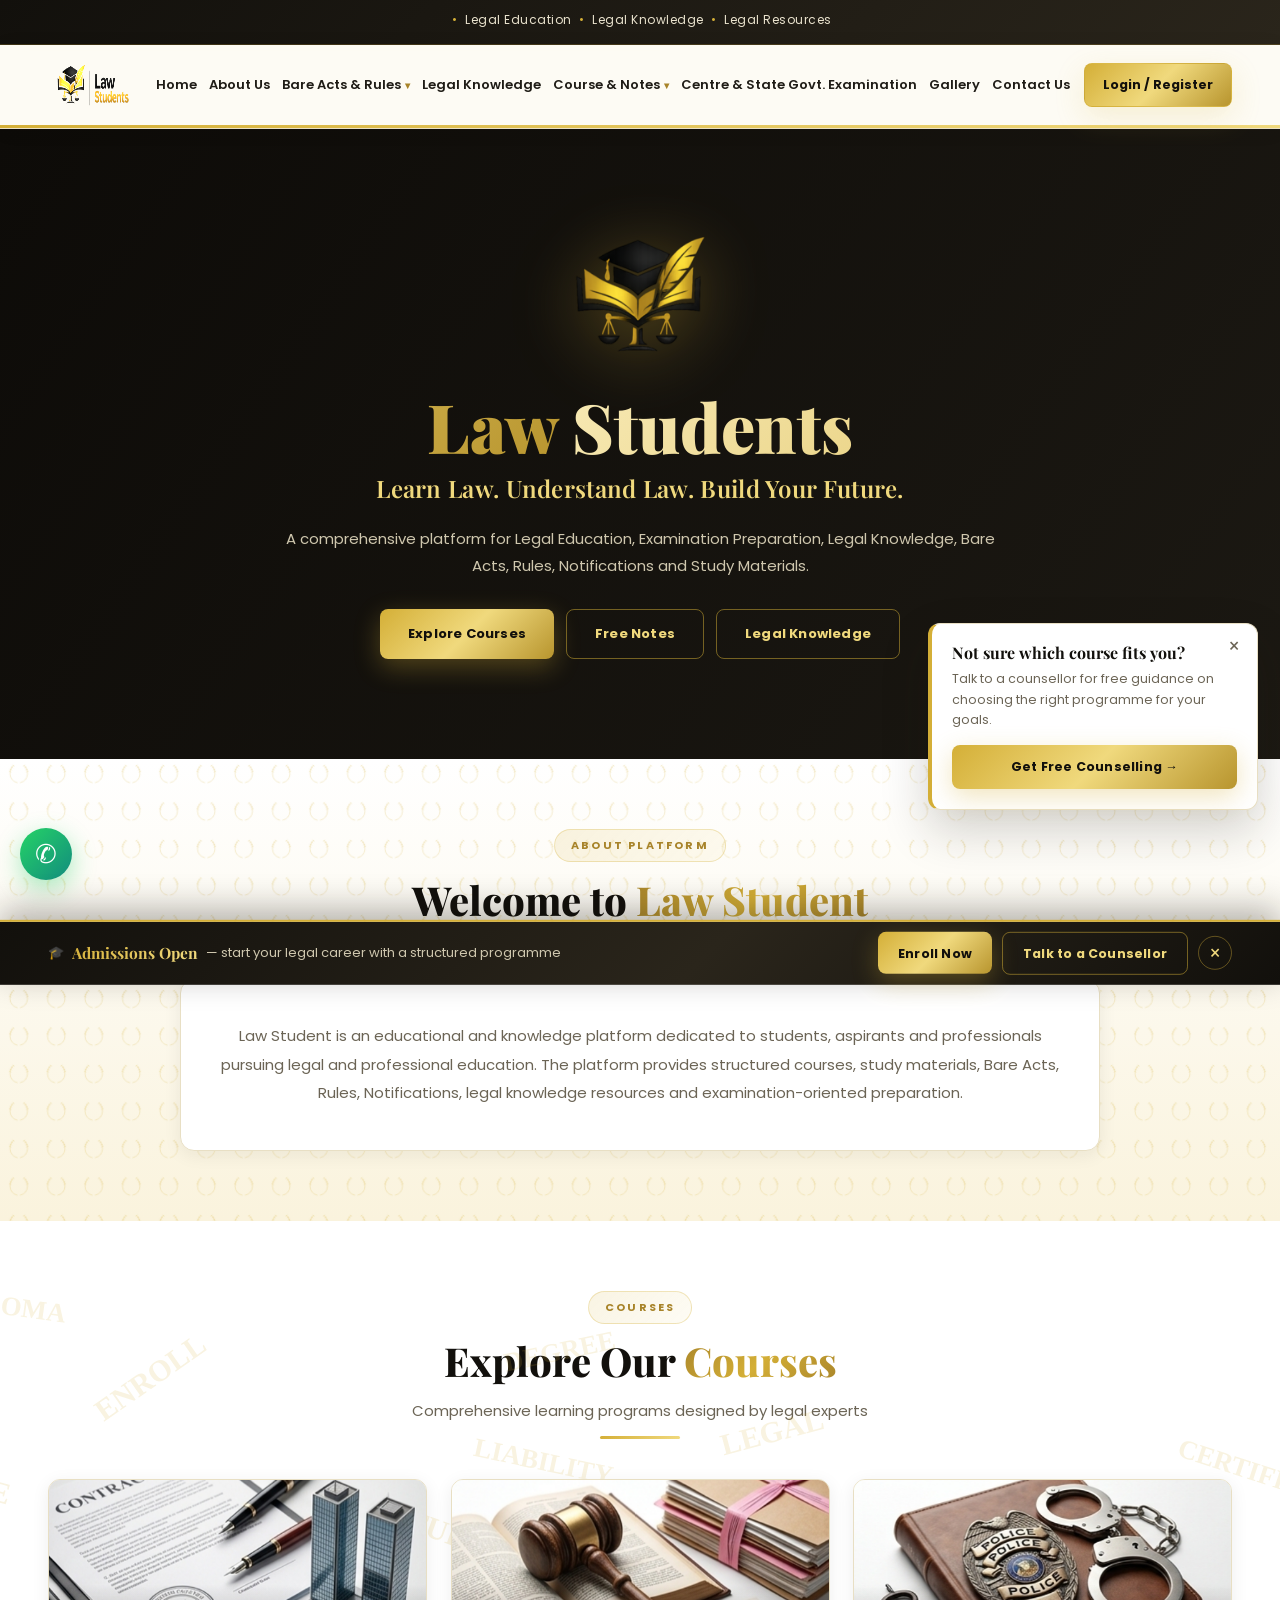
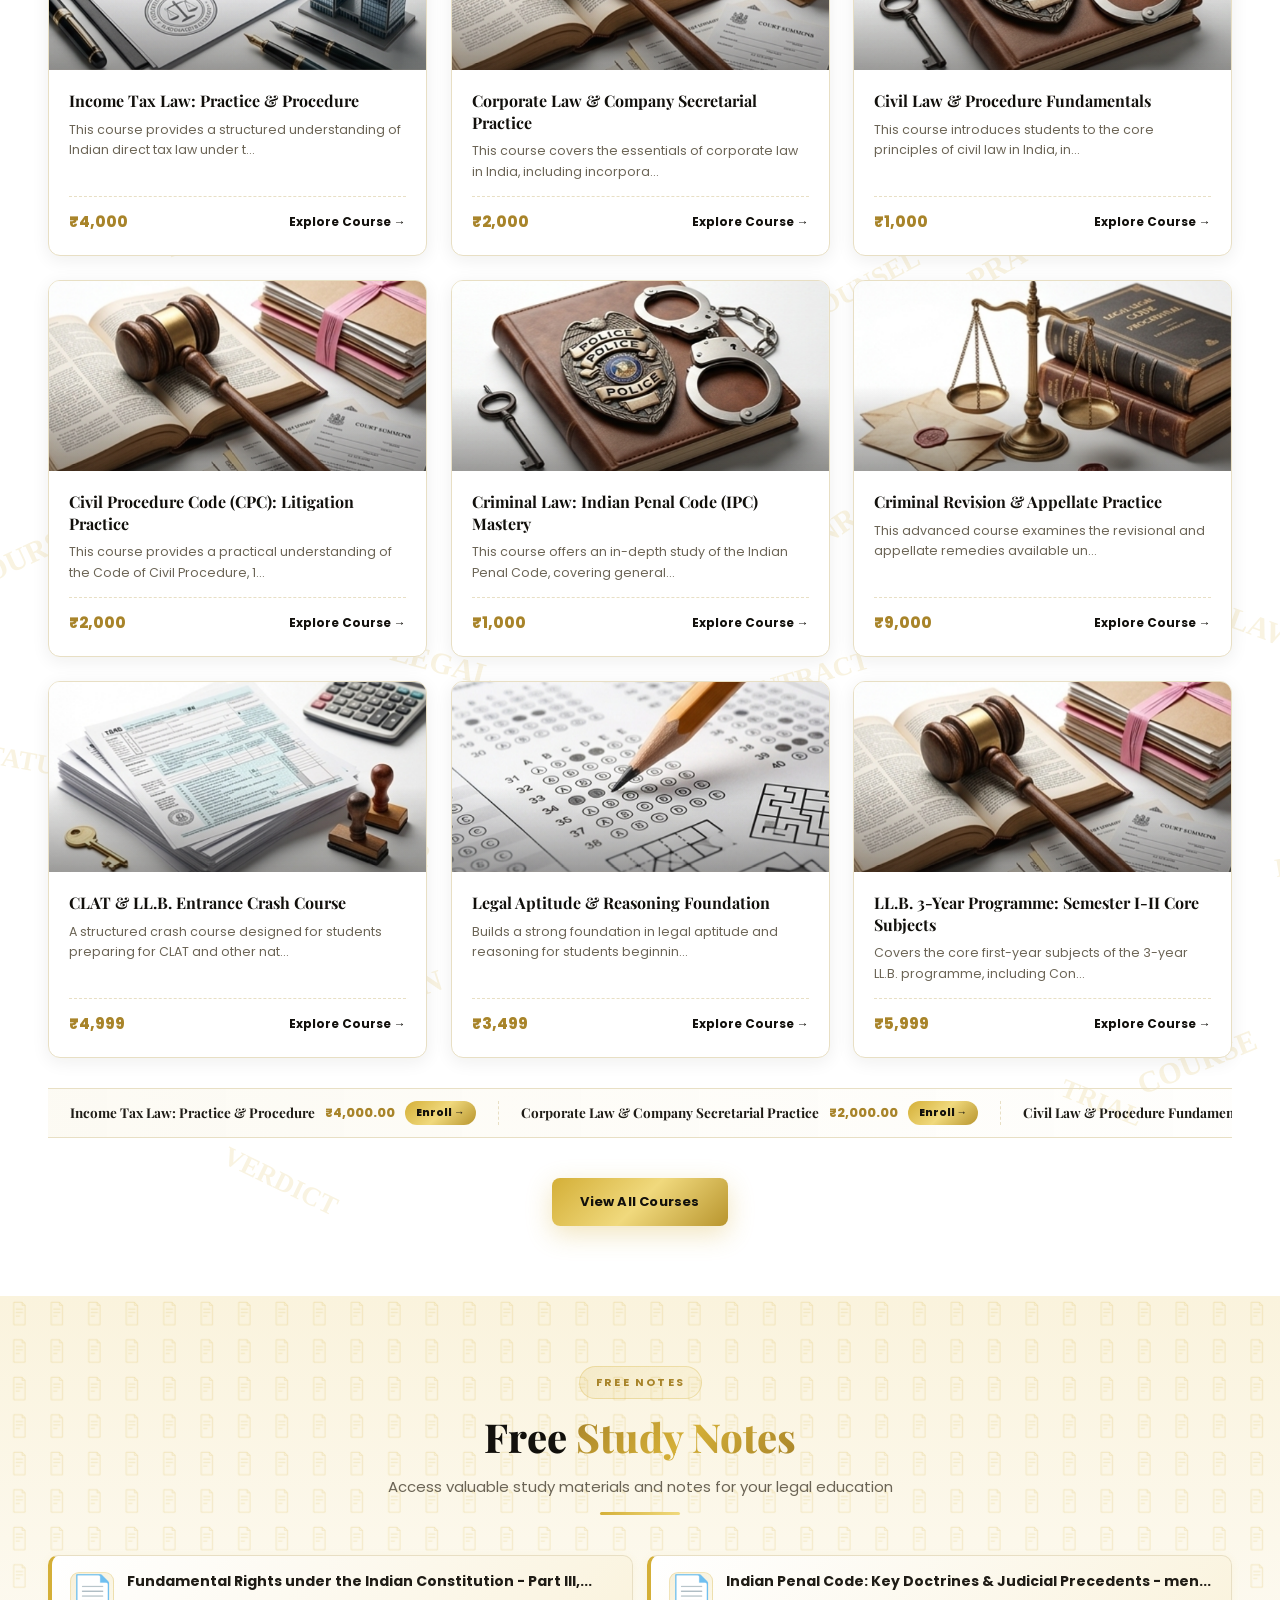
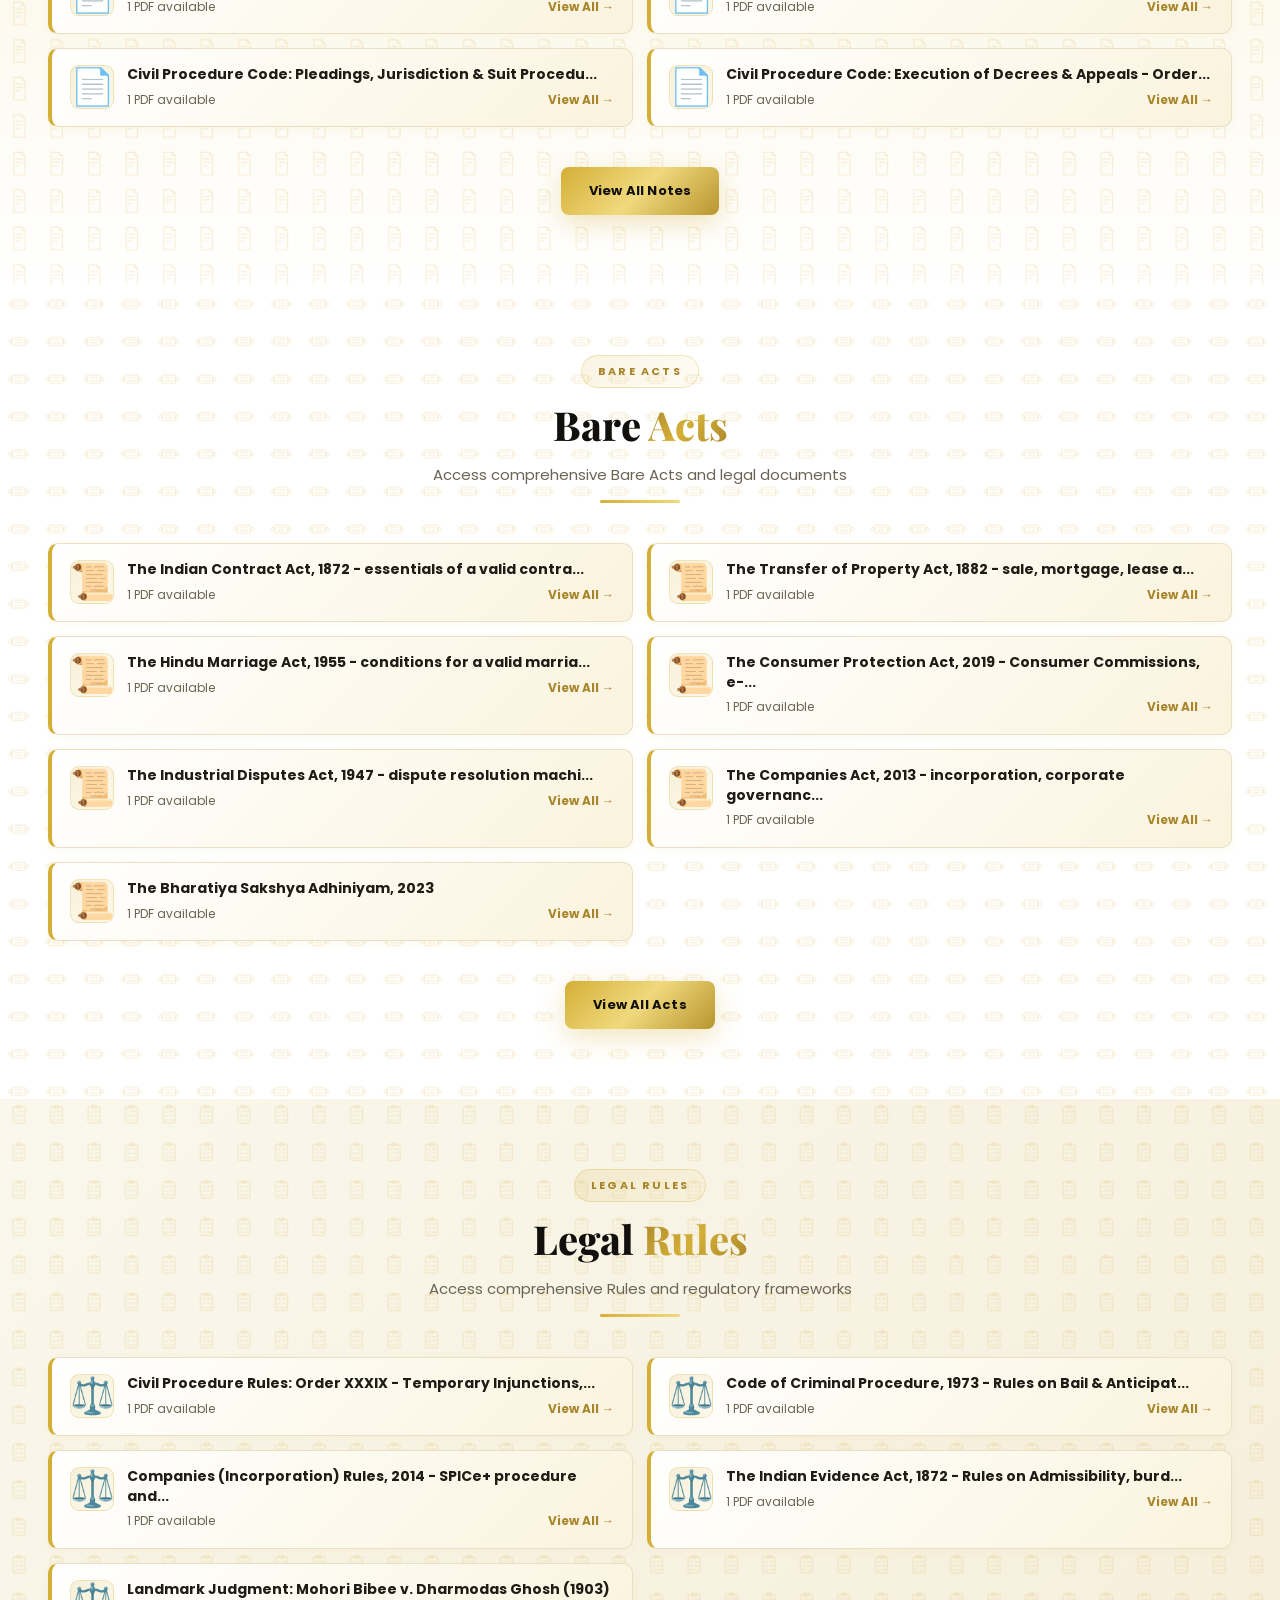
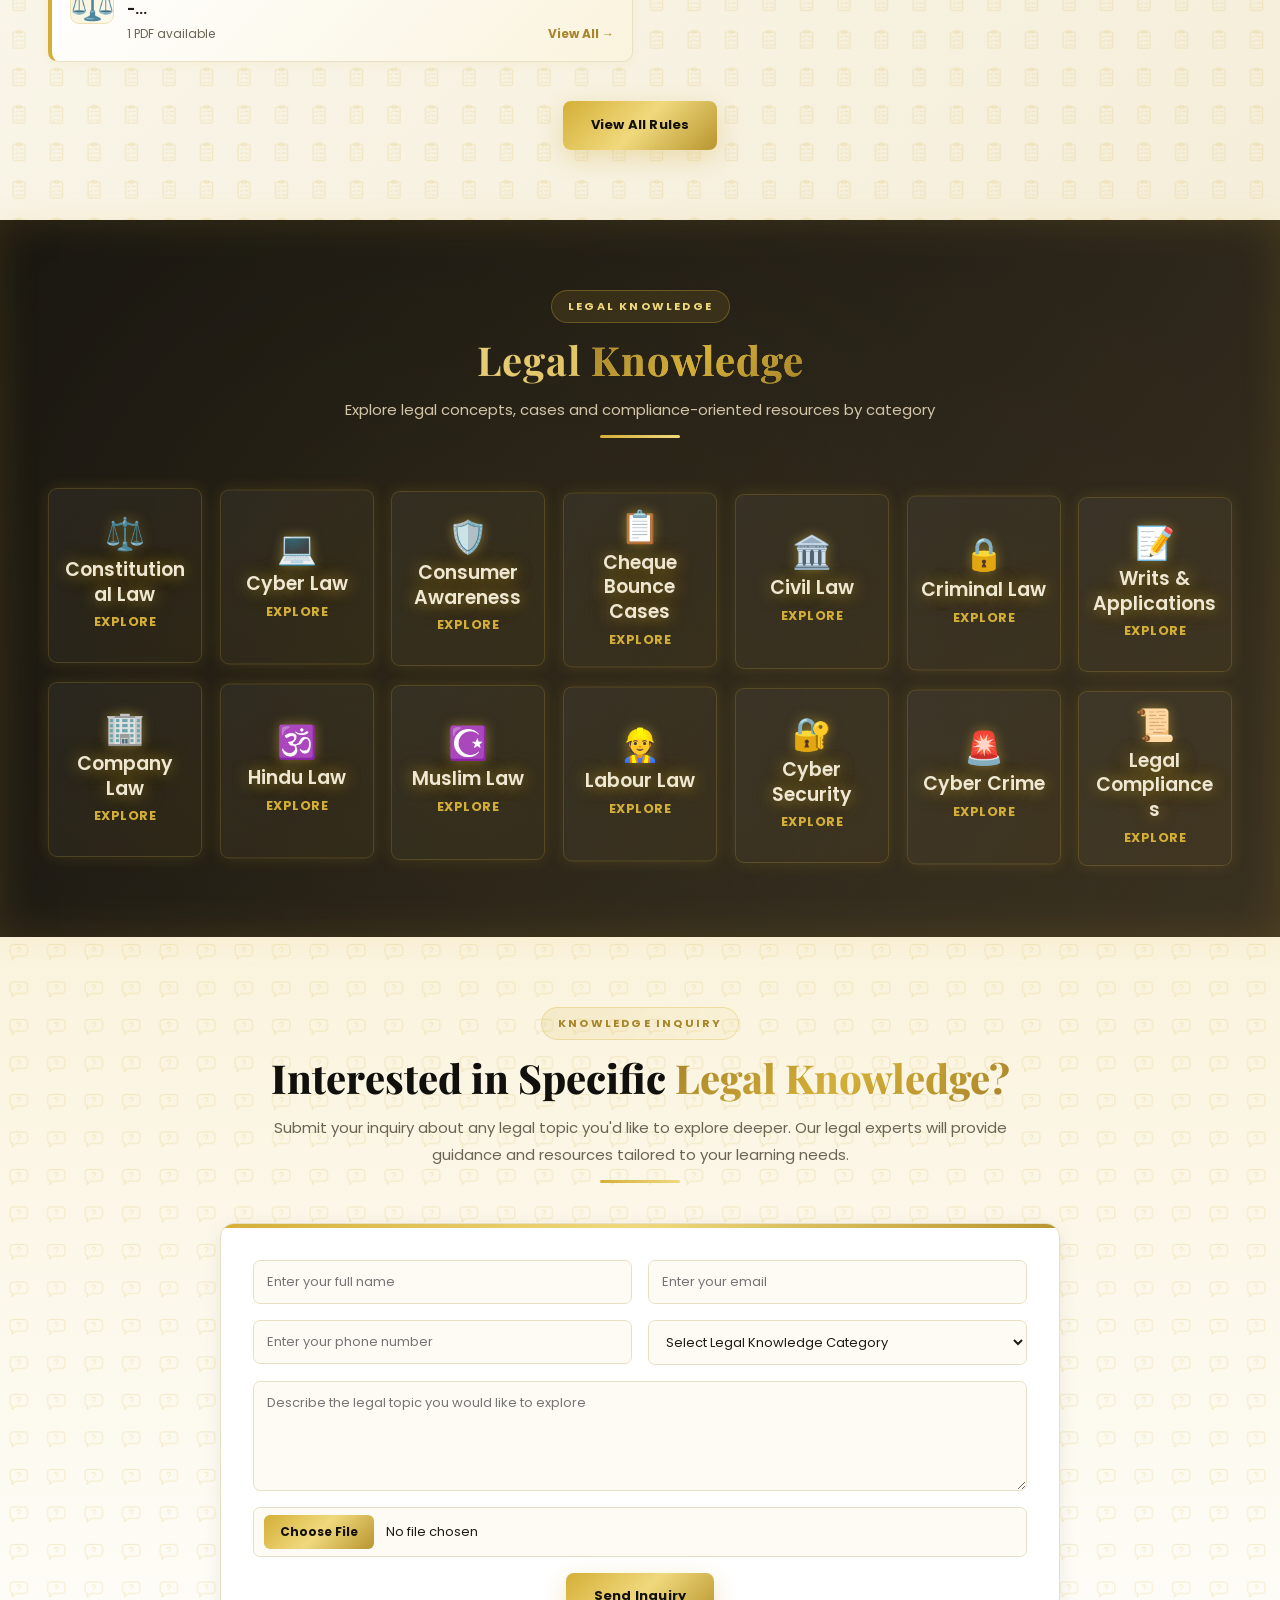
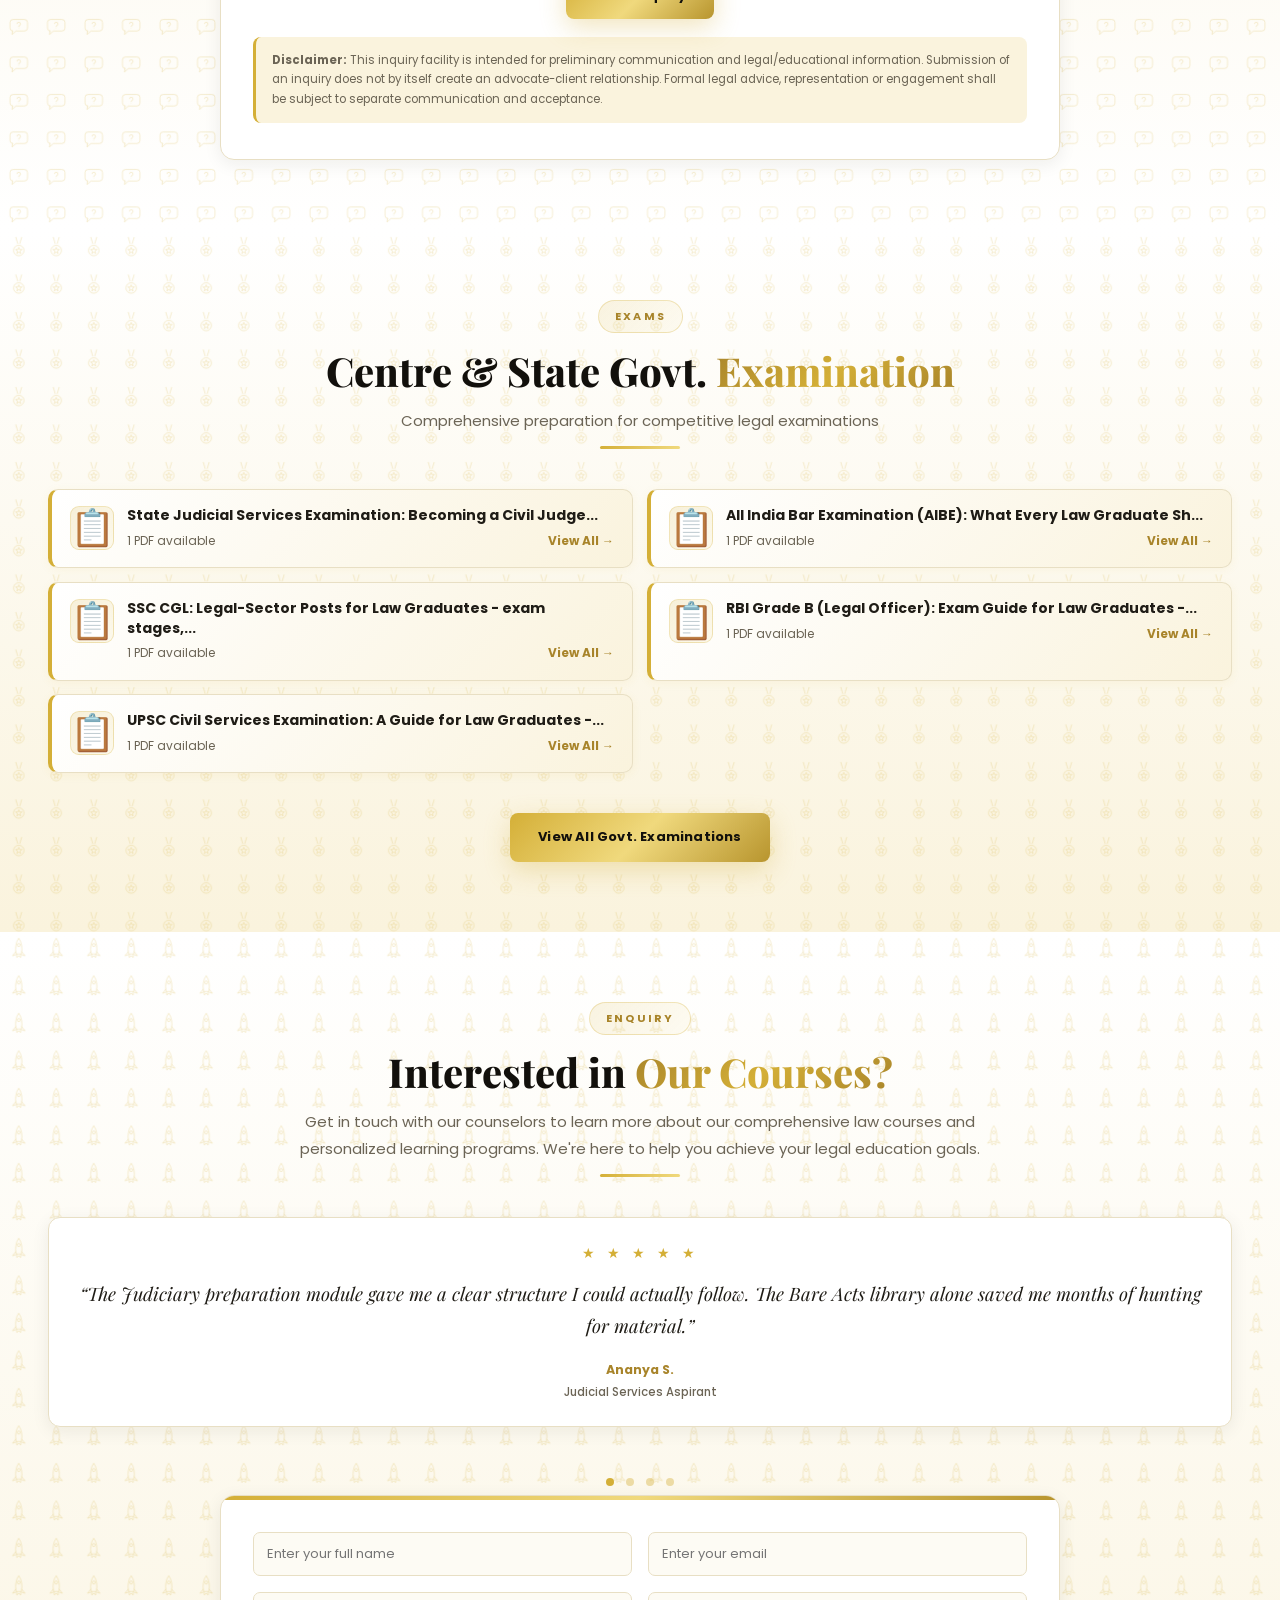
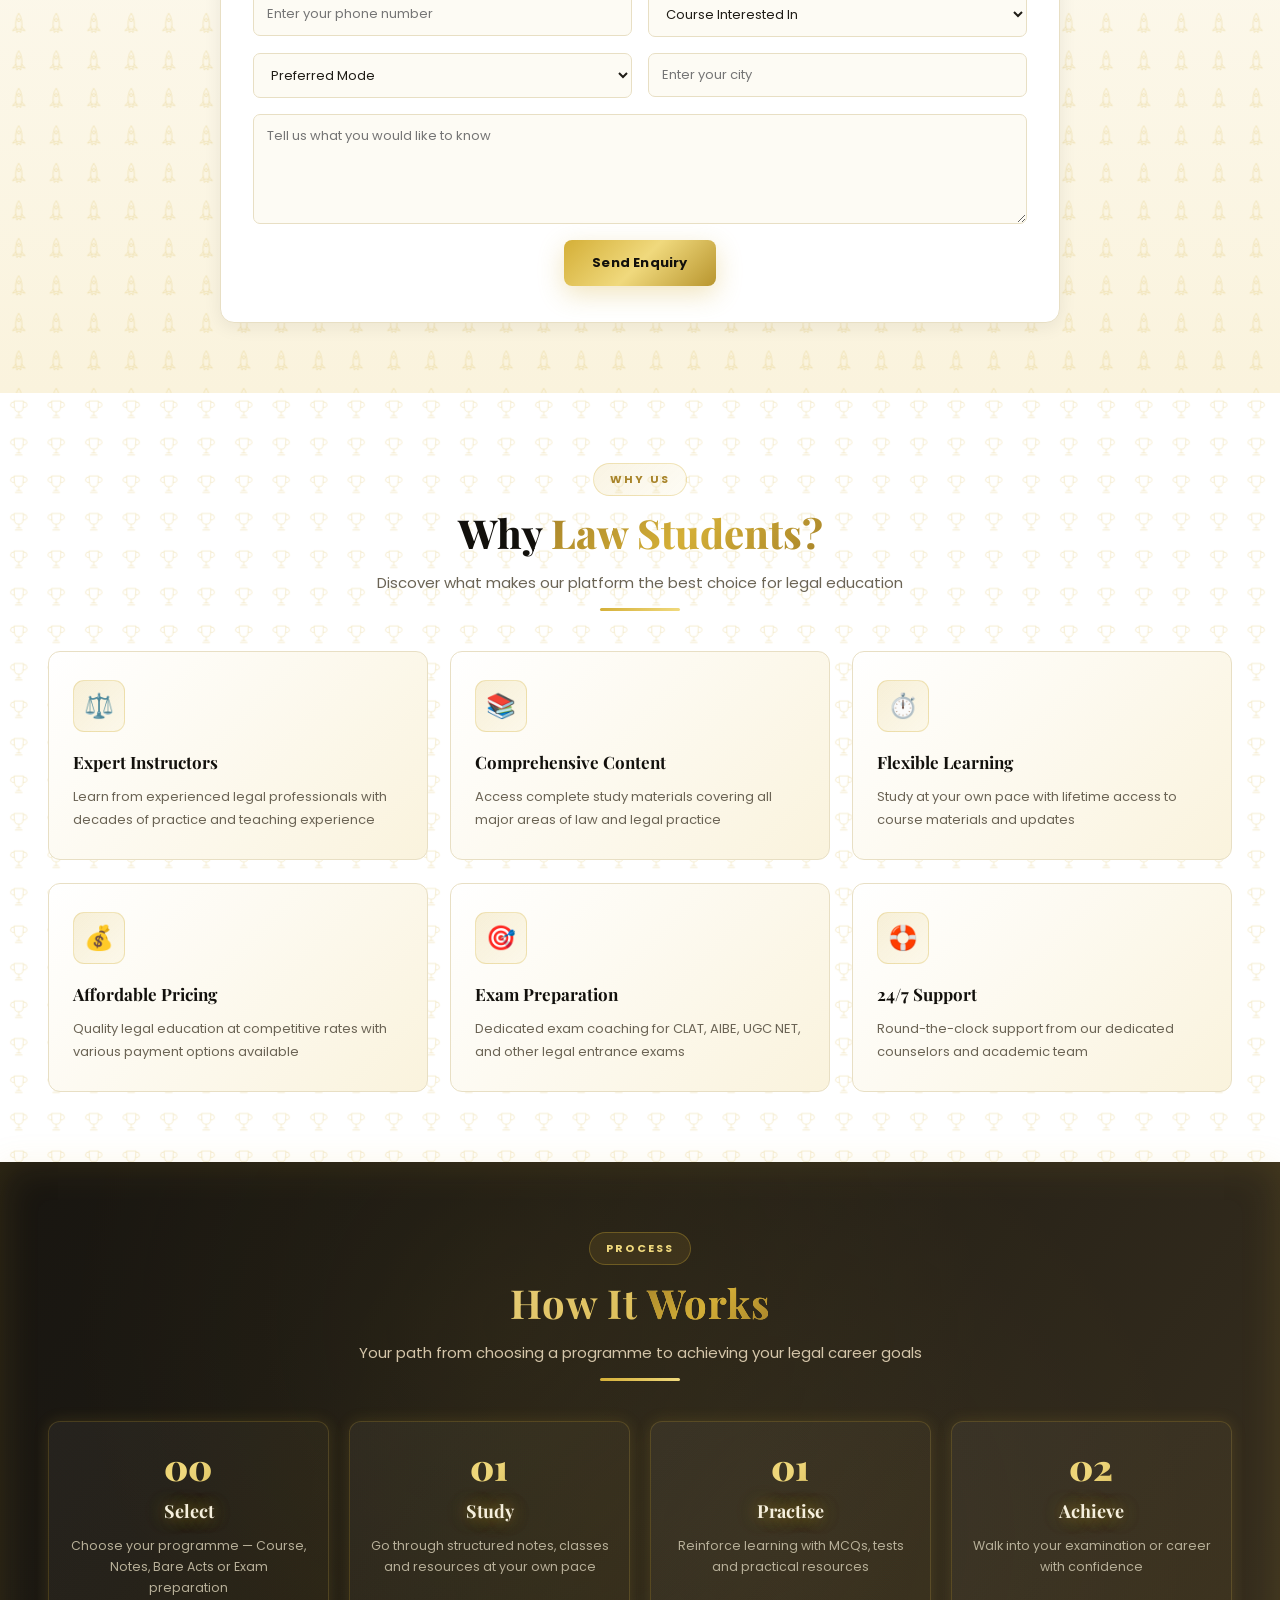
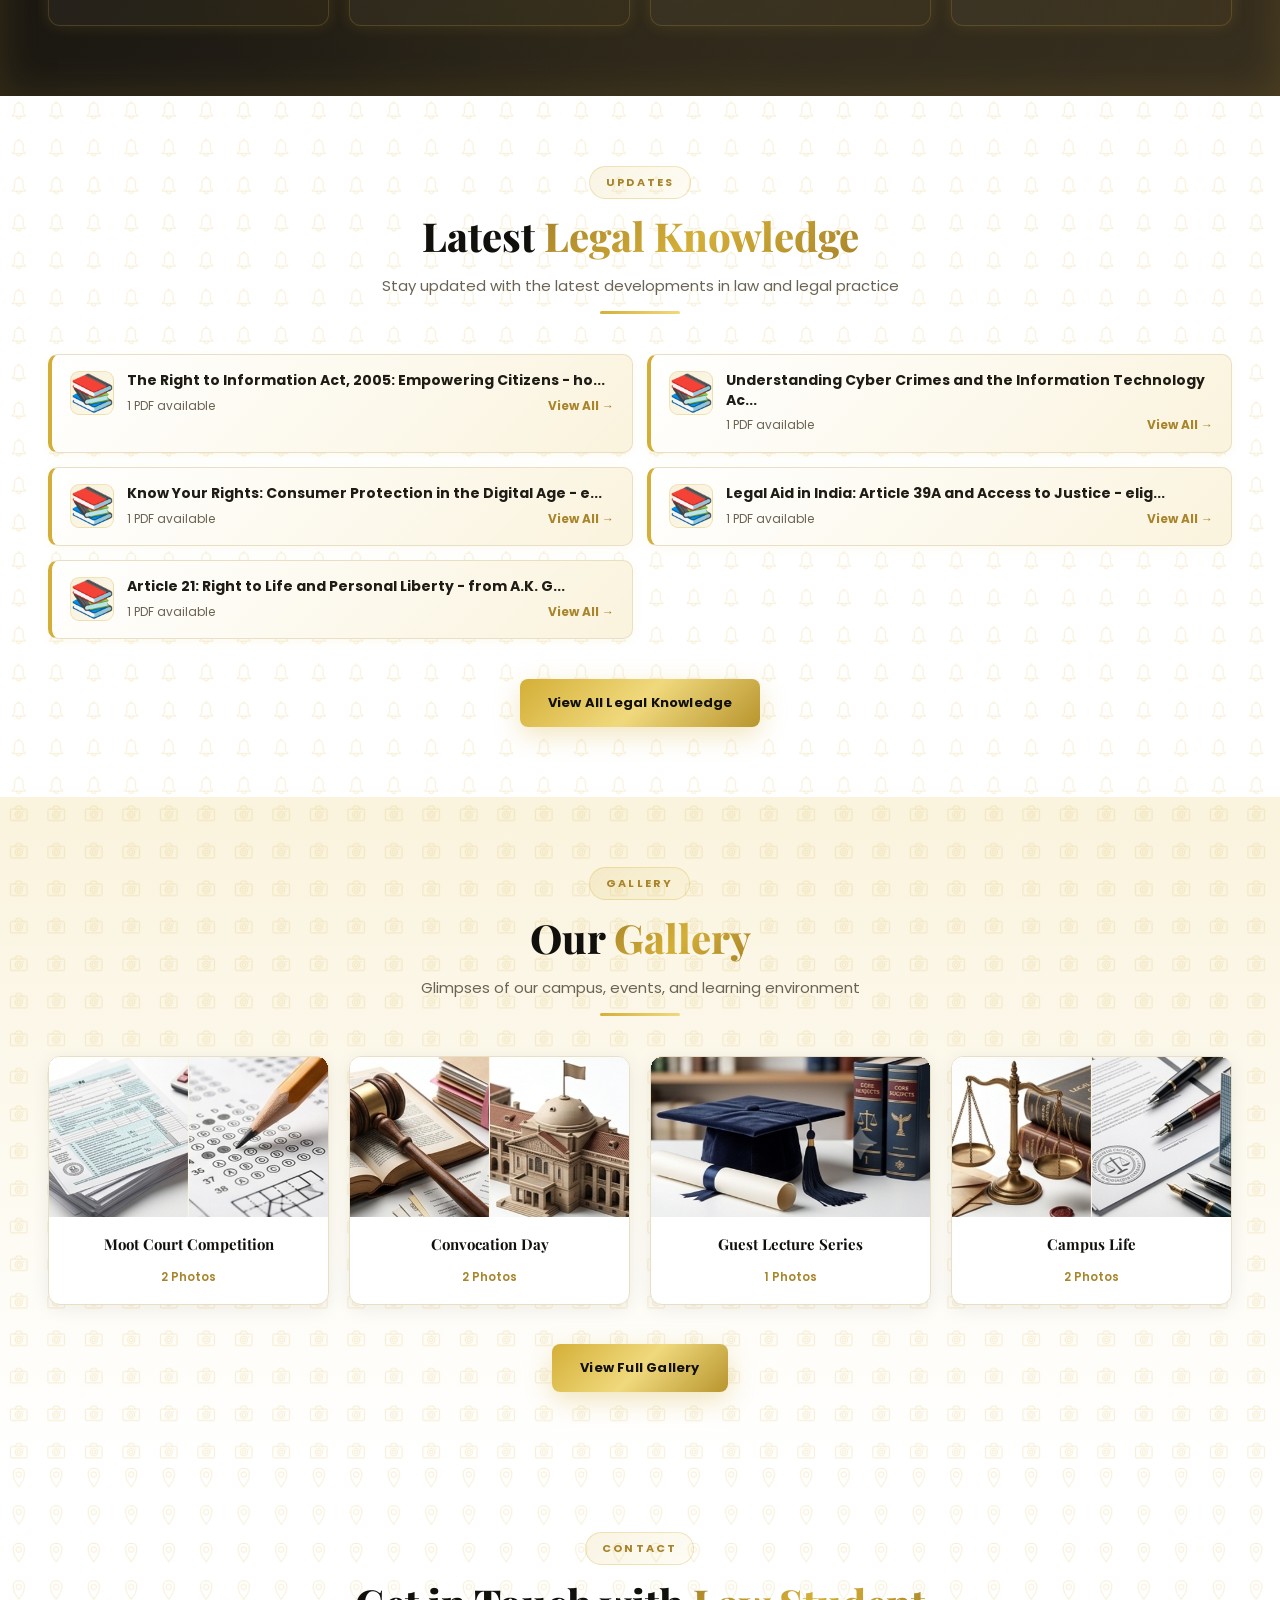
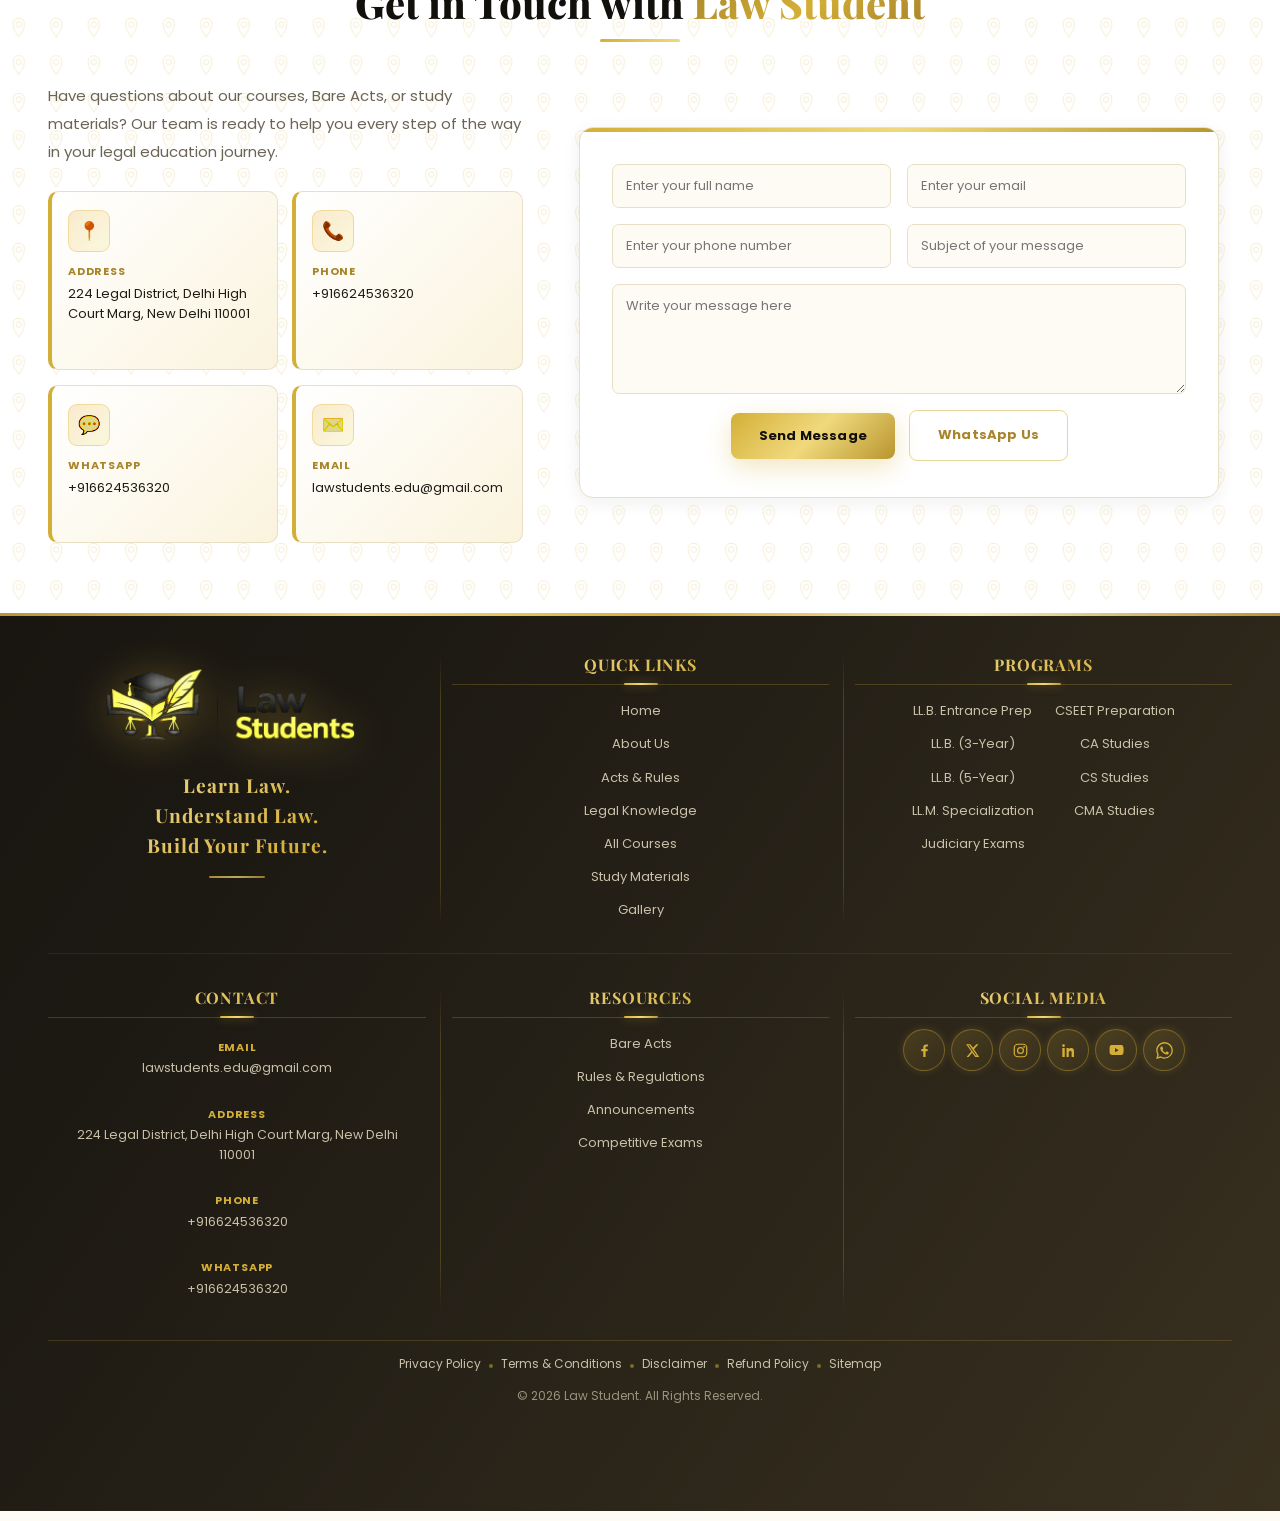
<file: index.html>
<!DOCTYPE html>
<html lang="en">
<head>
<meta charset="UTF-8">
<meta name="viewport" content="width=device-width, initial-scale=1.0">
<title>Law Students — Learn Law. Understand Law. Build Your Future.</title>
<link rel="icon" href="images/logo11.png">
<link href="https://fonts.googleapis.com/css2?family=Playfair+Display:wght@500;600;700;800;900&family=Poppins:wght@300;400;500;600;700;800&display=swap" rel="stylesheet">
<style>
@media (prefers-reduced-motion: reduce) {
  *{animation:none!important;transition:none!important}
}
:root{
  --gold:#d4af37;
  --gold-light:#f0d97d;
  --gold-pale:#faf3dd;
  --gold-dark:#a8842a;
  --black:#12100c;
  --ink:#1f1c16;
  --muted:#6b6455;
  --line:#e8dfc4;
  --white:#ffffff;
  --cream:#fdfbf4;
  --grad-gold:linear-gradient(135deg,#d4af37 0%,#f0d97d 50%,#b8952e 100%);
  --shadow-gold:0 10px 30px rgba(212,175,55,.18);
  --shadow-soft:0 4px 18px rgba(30,26,16,.07);
}
*{margin:0;padding:0;box-sizing:border-box}
html{scroll-behavior:smooth}
body{
  font-family:'Poppins',sans-serif;
  color:var(--ink);
  background:var(--cream);
  overflow-x:hidden;
  line-height:1.7;
}
img{max-width:100%;display:block}
a{text-decoration:none;color:inherit}
ul{list-style:none}

/* ---------- SVG PATTERN BACKGROUNDS ---------- */
@keyframes patternDrift{0%{transform:translateX(0)}100%{transform:translateX(100px)}}
.hero::before{
  content:'';position:absolute;inset:0;z-index:0;
  background:radial-gradient(circle at 20% 50%, rgba(212,175,55,.12) 0%, transparent 70%), radial-gradient(circle at 80% 80%, rgba(240,217,125,.08) 0%, transparent 70%);
  pointer-events:none;animation:floatOrb 19s ease-in-out infinite reverse,floatVertical 10s ease-in-out infinite;
  width:180px;height:180px;border-radius:50%;
}
.hero::after{
  content:'';position:absolute;inset:0;z-index:0;
  background:radial-gradient(circle at 30% 40%, rgba(240,217,125,.1) 0%, transparent 65%);
  pointer-events:none;animation:floatOrb 16s ease-in-out infinite,floatVertical 8s ease-in-out infinite;
  width:160px;height:160px;border-radius:50%;right:8%;top:12%;left:auto;
}
.kn-section::before{background-image:url('data:image/svg+xml;utf8,<svg xmlns="http://www.w3.org/2000/svg" viewBox="0 0 1200 600" preserveAspectRatio="xMidYMid slice"><defs><pattern id="scales" x="0" y="0" width="150" height="150" patternUnits="userSpaceOnUse"><g stroke="%23d4af37" stroke-width="0.5" fill="none" opacity="0.47"><circle cx="75" cy="50" r="20"/><path d="M75,70 L60,90 M75,70 L90,90"/><line x1="60" y1="90" x2="90" y2="90"/></g></pattern></defs><rect width="1200" height="600" fill="none"/><rect width="1200" height="600" fill="url(%23scales)"/></svg>');background-size:150px 150px;animation:patternDrift 20s linear infinite}
.how-section::before{background-image:url('data:image/svg+xml;utf8,<svg xmlns="http://www.w3.org/2000/svg" viewBox="0 0 1000 500" preserveAspectRatio="xMidYMid slice"><defs><pattern id="pillars" x="0" y="0" width="200" height="200" patternUnits="userSpaceOnUse"><g stroke="%23d4af37" stroke-width="1" fill="none" opacity="0.10"><rect x="80" y="20" width="40" height="150"/><path d="M70,170 L130,170 L130,180 L70,180 Z"/><path d="M70,30 L130,30 L130,20 L70,20 Z"/></g></pattern></defs><rect width="1000" height="500" fill="url(%23pillars)"/></svg>');background-size:200px 200px}
.site-footer::before{background-image:none !important;display:none !important}

/* ---------- PRELOADER ---------- */
.se-pre-con{
  position:fixed;inset:0;z-index:99999;
  background:linear-gradient(135deg,#12100c 0%,#2a251b 60%,#12100c 100%);
  display:flex;align-items:center;justify-content:center;
  transition:opacity .6s ease,visibility .6s ease;
}
.se-pre-con.loaded{opacity:0;visibility:hidden;pointer-events:none}
.preloader-icon{position:relative;display:flex;align-items:center;justify-content:center}
.preloader-icon img{width:90px;height:90px;animation:preSpin 2.4s linear infinite;filter:drop-shadow(0 0 14px rgba(212,175,55,.7));will-change:transform}
.preloader-ring{
  position:absolute;width:150px;height:150px;border-radius:50%;
  border:2px solid transparent;border-top-color:var(--gold);border-right-color:var(--gold-light);
  animation:preSpin 1.1s linear infinite;will-change:transform;
}
.preloader-ring.two{width:186px;height:186px;border-top-color:transparent;border-bottom-color:var(--gold-dark);animation-duration:1.7s;animation-direction:reverse}
.preloader-text{
  position:absolute;bottom:-90px;left:50%;transform:translateX(-50%);
  font-family:'Playfair Display',serif;color:var(--gold);letter-spacing:5px;
  font-size:13px;text-transform:uppercase;white-space:nowrap;
  animation:pulseGlow 1.8s ease-in-out infinite;
}
@keyframes preSpin{to{transform:rotate(360deg)}}
@keyframes pulseGlow{0%,100%{opacity:.45}50%{opacity:1;text-shadow:0 0 16px rgba(212,175,55,.8)}}

/* ---------- SCROLL PROGRESS ---------- */
.progress-wrap{
  position:fixed;right:26px;bottom:26px;height:46px;width:46px;
  cursor:pointer;display:block;border-radius:50%;
  box-shadow:inset 0 0 0 2px rgba(212,175,55,.25);
  z-index:9000;opacity:0;visibility:hidden;transform:translateY(16px);
  transition:all .4s ease;background:rgba(18,16,12,.9);
}
.progress-wrap.active{opacity:1;visibility:visible;transform:translateY(0)}
.progress-wrap::after{
  content:'↑';position:absolute;inset:0;text-align:center;line-height:46px;
  font-size:18px;color:var(--gold);
}
.progress-wrap svg path{fill:none;stroke:var(--gold);stroke-width:4;transition:all .2s linear}

/* ---------- TOP BAR ---------- */
.topbar{
  background:linear-gradient(135deg,#12100c 0%,#2a251b 100%);
  color:#e9e2cd;font-size:12px;padding:6px 0;
  border-bottom:1px solid rgba(212,175,55,.22);
  max-height:45px;overflow:hidden;
  transition:max-height .3s ease;
}
.topbar.collapsed{max-height:0;padding:0;border:none}
.topbar .wrap{display:flex;justify-content:center;align-items:center;gap:16px;flex-wrap:wrap;padding:0;flex-direction:column}
.topbar-tags{display:block;font-size:12px;color:#e9e2cd;letter-spacing:0.5px;width:100%;text-align:center;padding:4px 0}
.topbar-tags span{color:var(--gold);margin:0 clamp(2px,1vw,4px)}
.topbar-contact{display:flex;gap:20px;align-items:center}
.topbar-contact a{display:flex;align-items:center;gap:6px;transition:color .3s;font-size:11px}
.topbar-contact a:hover{color:var(--gold)}
.topbar-contact img{width:13px;height:13px;filter:invert(74%) sepia(58%) saturate(432%) hue-rotate(2deg) brightness(92%) contrast(89%)}

/* ---------- HEADER / NAV ---------- */
.site-header{
  position:sticky;top:0;z-index:8000;
  background:rgba(253,251,244,.95);backdrop-filter:blur(12px);
  border-bottom:1px solid var(--line);
  box-shadow:0 2px 20px rgba(30,26,16,.05);
  transition:all .3s ease,box-shadow .3s,background .3s;
}
.site-header.stuck{box-shadow:0 6px 26px rgba(30,26,16,.11)}
.site-header::after{content:'';display:block;height:3px;background:var(--grad-gold);
  background-size:200% 100%;animation:goldFlow 6s linear infinite}
@keyframes goldFlow{0%{background-position:0% 50%}100%{background-position:200% 50%}}
.nav-wrap{display:flex;align-items:center;justify-content:space-between;gap:14px;padding:10px 0}
.nav-logo img{height:60px;width:auto;transition:height .3s;filter:brightness(1.5)}
.nav-menu{display:flex;align-items:center;gap:12px}
.nav-menu > li{position:relative}
.nav-menu > li > a{
  font-size:13px;font-weight:600;color:var(--ink);padding:8px 0;
  position:relative;display:inline-block;transition:color .3s;
  white-space:nowrap;
}
.nav-menu > li > a::after{
  content:'';position:absolute;left:0;bottom:0;height:2px;width:0;
  background:var(--grad-gold);transition:width .35s ease;
}
.nav-menu > li > a:hover{color:var(--gold-dark)}
.nav-menu > li > a:hover::after{width:100%}
.has-drop > a::before{
  content:'▾';position:relative;margin-left:4px;font-size:10px;
  color:var(--gold-dark);top:0;right:0;
}
.has-drop{padding-right:0}
.dropdown{
  position:absolute;top:calc(100% + 10px);left:-12px;min-width:200px;
  background:var(--white);border:1px solid var(--line);border-radius:10px;
  box-shadow:0 16px 40px rgba(30,26,16,.13);
  padding:6px;opacity:0;visibility:hidden;transform:translateY(8px);
  transition:opacity 1.2s ease, visibility 1.2s ease, transform 0.3s ease;border-top:3px solid var(--gold);pointer-events:none;
}
.has-drop:hover .dropdown{opacity:1;visibility:visible;transform:translateY(0);pointer-events:auto;transition:opacity 0.4s ease, visibility 0.4s ease, transform 0.3s ease}
.dropdown a{display:block;padding:9px 12px;font-size:13px;font-weight:500;border-radius:6px;transition:all .25s}
.dropdown a:hover{background:var(--gold-pale);color:var(--gold-dark);padding-left:16px}
.btn-login{
  background:var(--grad-gold);color:var(--black);font-weight:700;font-size:12.5px;
  padding:9px 18px;border-radius:8px;white-space:nowrap;
  box-shadow:var(--shadow-gold);transition:all .35s ease;
  border:1px solid rgba(212,175,55,.6);min-height:44px;display:flex;align-items:center;
}
.btn-login:hover{transform:translateY(-2px);box-shadow:0 14px 30px rgba(212,175,55,.38);filter:brightness(1.06)}
.burger{display:none;flex-direction:column;gap:5px;cursor:pointer;padding:8px;min-width:44px;min-height:44px;justify-content:center}
.burger span{width:24px;height:2.5px;background:var(--ink);border-radius:2px;transition:all .3s}
.burger.open span:nth-child(1){transform:translateY(8px) rotate(45deg)}
.burger.open span:nth-child(2){opacity:0}
.burger.open span:nth-child(3){transform:translateY(-8px) rotate(-45deg)}
.mobile-menu{
  display:none;border-top:1px solid var(--line);
  max-height:0;overflow:hidden;transition:max-height .45s ease;background:var(--white);
}
.mobile-menu.open{max-height:820px;overflow-y:auto}
.mobile-menu ul{padding:8px 0}
.mobile-menu a{display:flex;align-items:center;padding:clamp(12px,2vw,16px) clamp(14px,3vw,20px);font-size:clamp(12px,2vw,14px);font-weight:500;border-bottom:1px solid #f3eeda;min-height:44px;min-width:44px;transition:all .25s}
.mobile-menu a:hover{background:var(--gold-pale);color:var(--gold-dark)}
.mobile-menu .sub a{padding-left:40px;font-size:13px;color:var(--muted)}

/* ---------- LAYOUT ---------- */
.wrap{max-width:1220px;margin:0 auto;padding:0 18px}
.section{padding:clamp(36px,7vw,70px) 0;position:relative}
.section-head{text-align:center;max-width:760px;margin:0 auto 40px}
.eyebrow{
  display:inline-block;font-size:11px;font-weight:700;letter-spacing:2.2px;
  text-transform:uppercase;color:var(--gold-dark);
  background:linear-gradient(135deg,rgba(212,175,55,.14),rgba(240,217,125,.08));
  border:1px solid rgba(212,175,55,.3);
  padding:6px 16px;border-radius:30px;margin-bottom:14px;
  animation:fadeInScale .8s cubic-bezier(.22,1,.36,1) 0.1s both;
}
.section-title{
  font-family:'Playfair Display',serif;font-weight:800;
  font-size:clamp(26px,3.5vw,40px);line-height:1.2;color:var(--black);margin-bottom:12px;
  animation:fadeInScale .9s cubic-bezier(.22,1,.36,1) 0.2s both;
}
.section-title .accent{
  background:linear-gradient(135deg,#a8842a,#d4af37,#a8842a);
  -webkit-background-clip:text;background-clip:text;-webkit-text-fill-color:transparent;
}
.section-sub{font-size:15px;color:var(--muted);line-height:1.8;animation:fadeInScale .8s cubic-bezier(.22,1,.36,1) 0.3s both}
.title-rule{
  width:0;height:3px;margin:12px auto 0;border-radius:3px;background:var(--grad-gold);
  background-size:200% 100%;
  animation:lineGrow 1s cubic-bezier(.22,1,.36,1) 0.4s forwards, goldShimmer 3s linear 0.5s infinite;
  will-change:width;
}
@keyframes lineGrow{0%{width:0}100%{width:80px}}
@keyframes fadeInScale{from{opacity:0;transform:scale(.95);}to{opacity:1;transform:scale(1)}}
@keyframes goldShimmer{0%,100%{background-position:0% 50%}50%{background-position:100% 50%}}

/* ---------- REVEAL ANIMATIONS ---------- */
.reveal{opacity:0;transform:translateY(30px);transition-property:opacity,transform;transition-duration:.8s;transition-timing-function:cubic-bezier(.22,1,.36,1)}
.reveal.in{opacity:1;transform:translateY(0)}
.reveal[data-d="1"]{transition-delay:0.08s}
.reveal[data-d="2"]{transition-delay:0.16s}
.reveal[data-d="3"]{transition-delay:0.24s}
.reveal[data-d="4"]{transition-delay:0.32s}

/* List cards slide from left */
.list-card.reveal{transform:translateX(-30px)}
.list-card.reveal.in{transform:translateX(0)}

/* Gallery/course cards scale up */
.course-card.reveal,.album.reveal{transform:scale(.95);opacity:0}
.course-card.reveal.in,.album.reveal.in{transform:scale(1);opacity:1}

/* Course card per-row stagger */
.course-grid .course-card:nth-child(1){--delay:0.08s}
.course-grid .course-card:nth-child(2){--delay:0.16s}
.course-grid .course-card:nth-child(3){--delay:0.24s}
.course-grid .course-card:nth-child(4){--delay:0.14s}
.course-grid .course-card:nth-child(5){--delay:0.22s}
.course-grid .course-card:nth-child(6){--delay:0.30s}
.course-grid .course-card:nth-child(7){--delay:0.12s}
.course-grid .course-card:nth-child(8){--delay:0.20s}
.course-grid .course-card:nth-child(9){--delay:0.28s}
.course-grid .course-card{transition-delay:var(--delay,0)}

/* Knowledge category cards - scale entrance + continuous float animation */
@keyframes floatCard{0%,100%{transform:translateY(0)}50%{transform:translateY(-8px)}}
@keyframes scaleIn{0%{transform:scale(0.8);opacity:0}100%{transform:scale(1);opacity:1}}

.kn-card.reveal{
  opacity:0;
  transform:scale(0.8);
  transition:all .5s cubic-bezier(.22,1,.36,1);
}
.kn-card.reveal.in{
  opacity:1;
  transform:scale(1);
  animation:floatCard 3s ease-in-out infinite;
}

/* How-it-works count-up effect */
.how-num{animation:countUp 1.2s cubic-bezier(.22,1,.36,1) forwards;animation-delay:0.3s}
@keyframes countUp{from{opacity:0;transform:translateY(20px)}to{opacity:1;transform:translateY(0)}}

/* Hero parallax floats - now handled in SVG pattern backgrounds section */
@keyframes floatOrb{0%,100%{transform:translate(0,0) scale(1)}50%{transform:translate(40px,-35px) scale(1.12)}}
@keyframes floatVertical{0%,100%{transform:translateY(0)}50%{transform:translateY(-25px)}}

/* Button shimmer on hover */
.btn-gold,.btn:hover{
  background-size:200% 100%;
  background-position:0% 50%;
}
.btn-gold:hover{animation:buttonShimmer .6s ease}
@keyframes buttonShimmer{0%{background-position:0% 50%}50%{background-position:100% 50%}100%{background-position:100% 50%}}

/* ---------- HERO ---------- */
.hero{
  position:relative;overflow:hidden;color:#f5efdd;
  background:linear-gradient(125deg,#0d0b08 0%,#1c1913 32%,#3a3120 58%,#1c1913 80%,#0d0b08 100%);
  background-size:320% 320%;
  animation:heroShift 22s ease infinite;
  padding:90px 0 100px;
}
@keyframes heroShift{0%{background-position:0% 50%}50%{background-position:100% 50%}100%{background-position:0% 50%}}
.hero-inner{position:relative;z-index:2;text-align:center}
.hero-logo{
  height:150px;width:auto;margin:0 auto 20px;
  filter:drop-shadow(0 12px 34px rgba(212,175,55,.42));
  animation:logoFloat 5.5s ease-in-out infinite;will-change:transform;
}
@keyframes logoFloat{0%,100%{transform:translateY(0)}50%{transform:translateY(-12px)}}
.hero h1{
  font-family:'Playfair Display',serif;font-weight:900;
  font-size:clamp(36px,6.2vw,68px);line-height:1.08;margin-bottom:6px;
  background:linear-gradient(135deg,#f7e9b4 0%,#d4af37 42%,#f0d97d 70%,#b8952e 100%);
  background-size:220% auto;
  background-position:-220% center;
  -webkit-background-clip:text;background-clip:text;-webkit-text-fill-color:transparent;
  animation:shine 7s linear infinite;
}
@keyframes shine{
  0%{background-position:-220% center}
  50%{background-position:0% center}
  100%{background-position:220% center}
}
.hero-tag{
  font-family:'Playfair Display',serif;font-size:clamp(15px,2.2vw,24px);
  font-weight:600;color:var(--gold-light);margin-bottom:16px;letter-spacing:.3px;
}
.hero-desc{max-width:720px;margin:0 auto 30px;font-size:15px;color:#cfc7ae;line-height:1.8}
.hero-btns{display:flex;gap:12px;justify-content:center;flex-wrap:wrap}
.btn{
  display:inline-block;padding:13px 28px;border-radius:8px;
  font-weight:700;font-size:13px;letter-spacing:.2px;
  transition:all .38s cubic-bezier(.22,1,.36,1);cursor:pointer;border:none;
  font-family:'Poppins',sans-serif;min-height:44px;display:flex;align-items:center;
}
.btn-gold{background:var(--grad-gold);color:var(--black);box-shadow:0 8px 26px rgba(212,175,55,.32)}
.btn-gold:hover{transform:translateY(-3px);box-shadow:0 18px 40px rgba(212,175,55,.48);filter:brightness(1.07)}
.btn-ghost{background:transparent;color:var(--gold-light);border:1.5px solid rgba(212,175,55,.5);transition:all .35s}
.btn-ghost:hover{background:rgba(212,175,55,.12);border-color:var(--gold);transform:translateY(-3px)}

/* ---------- ABOUT ---------- */
.about-section{background:transparent;position:relative;overflow:hidden}
.about-section::before{content:'';position:absolute;inset:0;background-image:url('data:image/svg+xml;utf8,<svg xmlns="http://www.w3.org/2000/svg" viewBox="0 0 1200 600" preserveAspectRatio="xMidYMid slice"><defs><pattern id="laurel" x="0" y="0" width="150" height="150" patternUnits="userSpaceOnUse"><g stroke="%23d4af37" stroke-width="2" fill="none" opacity="0.46"><path d="M70,95 Q42,88 40,60 Q39,38 55,25"/><path d="M80,95 Q108,88 110,60 Q111,38 95,25"/><path d="M45,52 L36,48 M48,44 L39,40 M52,36 L44,31 M57,29 L50,24"/><path d="M105,52 L114,48 M102,44 L111,40 M98,36 L106,31 M93,29 L100,24"/></g></pattern></defs><rect width="1200" height="600" fill="url(%23laurel)"/></svg>');background-size:150px 150px;opacity:1;pointer-events:none;z-index:0}
.about-section .wrap{position:relative;z-index:1}
.about-section::after{
  content:'';position:absolute;inset:0;z-index:-1;
  background:linear-gradient(180deg,var(--white) 0%,var(--gold-pale) 100%);pointer-events:none;
}
.about-card{
  max-width:920px;margin:0 auto;text-align:center;
  background:var(--white);border:1px solid var(--line);
  border-radius:14px;padding:42px 38px;
  box-shadow:var(--shadow-soft);position:relative;overflow:hidden;
}
.about-card::before{content:'';position:absolute;top:0;left:0;right:0;height:4px;background:var(--grad-gold)}
.about-card p{font-size:15px;color:var(--muted);line-height:1.9}

/* ---------- COURSE CARDS ---------- */
.courses-section{background:var(--white);position:relative;overflow:hidden}
.courses-section::after{content:'';position:absolute;inset:0;background-image:url('data:image/svg+xml;utf8,<svg xmlns="http://www.w3.org/2000/svg" viewBox="0 0 1200 1000" preserveAspectRatio="xMidYMid slice"><text x="50" y="80" font-family="Playfair Display,serif" font-size="18" font-weight="600" fill="%23d4af37" opacity="0.15" transform="rotate(-25 50 80)">LAW</text><text x="150" y="150" font-family="Playfair Display,serif" font-size="18" font-weight="600" fill="%23d4af37" opacity="0.15" transform="rotate(15 150 150)">COURSE</text><text x="280" y="120" font-family="Playfair Display,serif" font-size="18" font-weight="600" fill="%23d4af37" opacity="0.15" transform="rotate(-35 280 120)">ENROLL</text><text x="450" y="180" font-family="Playfair Display,serif" font-size="18" font-weight="600" fill="%23d4af37" opacity="0.15" transform="rotate(20 450 180)">STUDY</text><text x="650" y="140" font-family="Playfair Display,serif" font-size="18" font-weight="600" fill="%23d4af37" opacity="0.15" transform="rotate(-15 650 140)">LEGAL</text><text x="850" y="200" font-family="Playfair Display,serif" font-size="18" font-weight="600" fill="%23d4af37" opacity="0.15" transform="rotate(30 850 200)">EDUCATION</text><text x="1050" y="100" font-family="Playfair Display,serif" font-size="18" font-weight="600" fill="%23d4af37" opacity="0.15" transform="rotate(-22 1050 100)">LAW</text><text x="100" y="320" font-family="Playfair Display,serif" font-size="18" font-weight="600" fill="%23d4af37" opacity="0.15" transform="rotate(25 100 320)">KNOWLEDGE</text><text x="320" y="380" font-family="Playfair Display,serif" font-size="18" font-weight="600" fill="%23d4af37" opacity="0.15" transform="rotate(-20 320 380)">MASTER</text><text x="550" y="350" font-family="Playfair Display,serif" font-size="18" font-weight="600" fill="%23d4af37" opacity="0.15" transform="rotate(18 550 350)">LEARN</text><text x="800" y="400" font-family="Playfair Display,serif" font-size="18" font-weight="600" fill="%23d4af37" opacity="0.15" transform="rotate(-30 800 400)">PRACTICE</text><text x="1000" y="320" font-family="Playfair Display,serif" font-size="18" font-weight="600" fill="%23d4af37" opacity="0.15" transform="rotate(22 1000 320)">EXAM</text><text x="200" y="580" font-family="Playfair Display,serif" font-size="18" font-weight="600" fill="%23d4af37" opacity="0.15" transform="rotate(-25 200 580)">COURSE</text><text x="450" y="620" font-family="Playfair Display,serif" font-size="18" font-weight="600" fill="%23d4af37" opacity="0.15" transform="rotate(15 450 620)">LEGAL</text><text x="700" y="560" font-family="Playfair Display,serif" font-size="18" font-weight="600" fill="%23d4af37" opacity="0.15" transform="rotate(-35 700 560)">ENROLL</text><text x="950" y="600" font-family="Playfair Display,serif" font-size="18" font-weight="600" fill="%23d4af37" opacity="0.15" transform="rotate(20 950 600)">LAW</text><text x="120" y="780" font-family="Playfair Display,serif" font-size="18" font-weight="600" fill="%23d4af37" opacity="0.15" transform="rotate(28 120 780)">STUDY</text><text x="380" y="850" font-family="Playfair Display,serif" font-size="18" font-weight="600" fill="%23d4af37" opacity="0.15" transform="rotate(-18 380 850)">EDUCATION</text><text x="650" y="800" font-family="Playfair Display,serif" font-size="18" font-weight="600" fill="%23d4af37" opacity="0.15" transform="rotate(25 650 800)">LEGAL</text><text x="900" y="880" font-family="Playfair Display,serif" font-size="18" font-weight="600" fill="%23d4af37" opacity="0.15" transform="rotate(-22 900 880)">COURSE</text><text x="280" y="250" font-family="Playfair Display,serif" font-size="18" font-weight="600" fill="%23d4af37" opacity="0.15" transform="rotate(12 280 250)">LAW</text><text x="750" y="280" font-family="Playfair Display,serif" font-size="18" font-weight="600" fill="%23d4af37" opacity="0.15" transform="rotate(-28 750 280)">ENROLL</text><text x="400" y="720" font-family="Playfair Display,serif" font-size="18" font-weight="600" fill="%23d4af37" opacity="0.15" transform="rotate(18 400 720)">MASTER</text><text x="850" y="750" font-family="Playfair Display,serif" font-size="18" font-weight="600" fill="%23d4af37" opacity="0.15" transform="rotate(-15 850 750)">LEARN</text><text x="180" y="50" font-family="Playfair Display,serif" font-size="16" font-weight="600" fill="%23d4af37" opacity="0.15" transform="rotate(8 180 50)">DIPLOMA</text><text x="520" y="90" font-family="Playfair Display,serif" font-size="16" font-weight="600" fill="%23d4af37" opacity="0.15" transform="rotate(-12 520 90)">DEGREE</text><text x="920" y="140" font-family="Playfair Display,serif" font-size="16" font-weight="600" fill="%23d4af37" opacity="0.15" transform="rotate(18 920 140)">CERTIFICATE</text><text x="350" y="220" font-family="Playfair Display,serif" font-size="16" font-weight="600" fill="%23d4af37" opacity="0.15" transform="rotate(-22 350 220)">SCHOLAR</text><text x="600" y="290" font-family="Playfair Display,serif" font-size="16" font-weight="600" fill="%23d4af37" opacity="0.15" transform="rotate(24 600 290)">ACADEMIC</text><text x="1100" y="240" font-family="Playfair Display,serif" font-size="16" font-weight="600" fill="%23d4af37" opacity="0.15" transform="rotate(-8 1100 240)">JUSTICE</text><text x="80" y="450" font-family="Playfair Display,serif" font-size="16" font-weight="600" fill="%23d4af37" opacity="0.15" transform="rotate(16 80 450)">ATTORNEY</text><text x="500" y="480" font-family="Playfair Display,serif" font-size="16" font-weight="600" fill="%23d4af37" opacity="0.15" transform="rotate(-26 500 480)">ADVOCATE</text><text x="800" y="520" font-family="Playfair Display,serif" font-size="16" font-weight="600" fill="%23d4af37" opacity="0.15" transform="rotate(14 800 520)">BARRISTER</text><text x="1000" y="460" font-family="Playfair Display,serif" font-size="16" font-weight="600" fill="%23d4af37" opacity="0.15" transform="rotate(-20 1000 460)">COURT</text><text x="200" y="680" font-family="Playfair Display,serif" font-size="16" font-weight="600" fill="%23d4af37" opacity="0.15" transform="rotate(10 200 680)">STATUTE</text><text x="550" y="750" font-family="Playfair Display,serif" font-size="16" font-weight="600" fill="%23d4af37" opacity="0.15" transform="rotate(-32 550 750)">EVIDENCE</text><text x="850" y="880" font-family="Playfair Display,serif" font-size="16" font-weight="600" fill="%23d4af37" opacity="0.15" transform="rotate(22 850 880)">TRIAL</text><text x="1050" y="920" font-family="Playfair Display,serif" font-size="16" font-weight="600" fill="%23d4af37" opacity="0.15" transform="rotate(-14 1050 920)">APPEAL</text><text x="350" y="920" font-family="Playfair Display,serif" font-size="16" font-weight="600" fill="%23d4af37" opacity="0.15" transform="rotate(26 350 920)">VERDICT</text><text x="650" y="650" font-family="Playfair Display,serif" font-size="16" font-weight="600" fill="%23d4af37" opacity="0.15" transform="rotate(-16 650 650)">CONTRACT</text><text x="250" y="350" font-family="Playfair Display,serif" font-size="16" font-weight="600" fill="%23d4af37" opacity="0.15" transform="rotate(20 250 350)">RIGHTS</text><text x="900" y="340" font-family="Playfair Display,serif" font-size="16" font-weight="600" fill="%23d4af37" opacity="0.15" transform="rotate(-24 900 340)">DUTY</text><text x="500" y="140" font-family="Playfair Display,serif" font-size="16" font-weight="600" fill="%23d4af37" opacity="0.15" transform="rotate(12 500 140)">LIABILITY</text><text x="1100" y="520" font-family="Playfair Display,serif" font-size="16" font-weight="600" fill="%23d4af37" opacity="0.15" transform="rotate(-18 1100 520)">COMPLIANCE</text><text x="100" y="600" font-family="Playfair Display,serif" font-size="16" font-weight="600" fill="%23d4af37" opacity="0.15" transform="rotate(14 100 600)">LITIGATION</text><text x="700" y="420" font-family="Playfair Display,serif" font-size="16" font-weight="600" fill="%23d4af37" opacity="0.15" transform="rotate(-28 700 420)">COUNSEL</text><text x="350" y="500" font-family="Playfair Display,serif" font-size="16" font-weight="600" fill="%23d4af37" opacity="0.15" transform="rotate(22 350 500)">JUDGE</text><text x="980" y="750" font-family="Playfair Display,serif" font-size="16" font-weight="600" fill="%23d4af37" opacity="0.15" transform="rotate(-10 980 750)">PROFESSOR</text><text x="40" y="260" font-family="Playfair Display,serif" font-size="16" font-weight="600" fill="%23d4af37" opacity="0.15" transform="rotate(24 40 260)">LECTURE</text></svg>');background-size:100% 100%;pointer-events:none;z-index:0}
.course-grid{display:grid;grid-template-columns:repeat(3,1fr);gap:24px;position:relative;z-index:1}
.course-card{
  background:var(--white);border:1px solid var(--line);border-radius:12px;overflow:hidden;
  box-shadow:var(--shadow-soft);transition:all .42s cubic-bezier(.22,1,.36,1);
  display:flex;flex-direction:column;position:relative;will-change:transform;
}
.course-card:hover{transform:translateY(-8px);box-shadow:0 22px 46px rgba(212,175,55,.2);border-color:rgba(212,175,55,.48)}
.course-thumb{height:190px;overflow:hidden;background:var(--gold-pale);position:relative}
.course-thumb img{width:100%;height:100%;object-fit:cover;transition:transform .7s cubic-bezier(.22,1,.36,1);will-change:transform}
.course-card:hover .course-thumb img{transform:scale(1.08)}
.course-thumb::after{content:'';position:absolute;inset:0;pointer-events:none;background:linear-gradient(180deg,transparent 55%,rgba(18,16,12,.38) 100%)}
.course-body{padding:clamp(14px,3vw,20px) clamp(16px,3vw,20px) clamp(16px,3vw,20px);display:flex;flex-direction:column;flex:1}
.course-body h3{
  font-family:'Playfair Display',serif;font-size:16px;font-weight:700;
  color:var(--black);line-height:1.35;margin-bottom:8px;
}
.course-body p{font-size:12.5px;color:var(--muted);line-height:1.65;margin-bottom:14px;flex:1}
.course-foot{display:flex;align-items:center;justify-content:space-between;gap:10px;
  padding-top:12px;border-top:1px dashed var(--line)}
.course-price{font-weight:800;font-size:15px;color:var(--gold-dark)}
.course-link{font-size:12px;font-weight:700;color:var(--black);transition:all .3s;white-space:nowrap}
.course-card:hover .course-link{color:var(--gold-dark);letter-spacing:.3px}
.section-cta{text-align:center;margin-top:40px}

/* ---------- LIST CARDS ---------- */
.list-grid{display:grid;grid-template-columns:repeat(2,1fr);gap:14px}
.list-card{
  display:flex;align-items:flex-start;gap:13px;
  padding:16px 18px;border-radius:10px;
  background:linear-gradient(135deg,var(--white) 0%,var(--gold-pale) 100%);
  border:1px solid var(--line);border-left:4px solid var(--gold);
  box-shadow:0 2px 10px rgba(212,175,55,.08);
  transition:all .38s cubic-bezier(.22,1,.36,1);will-change:transform;
  cursor:pointer;
}
.list-card:hover{
  transform:translateX(6px);
  box-shadow:0 12px 30px rgba(212,175,55,.18);
  border-left-color:var(--gold-dark);
  background:linear-gradient(135deg,var(--gold-pale) 0%,var(--white) 100%);
}
.list-icon{
  flex-shrink:0;width:44px;height:44px;border-radius:9px;
  display:flex;align-items:center;justify-content:center;font-size:19px;
  background:linear-gradient(135deg,rgba(212,175,55,.18),rgba(240,217,125,.1));
  border:1px solid rgba(212,175,55,.28);
  transition:all .38s;will-change:transform;
}
.list-card:hover .list-icon{transform:scale(1.1) rotate(-5deg);box-shadow:0 0 16px rgba(212,175,55,.4)}
.list-body{flex:1;min-width:0}
.list-body h4{font-size:14px;font-weight:700;color:var(--ink);line-height:1.4;margin-bottom:5px}
.list-meta{display:flex;align-items:center;justify-content:space-between;gap:8px;flex-wrap:wrap}
.list-meta .pdf{font-size:12px;color:var(--muted)}
.list-meta .go{font-size:12px;font-weight:700;color:var(--gold-dark);transition:all .3s}
.list-card:hover .list-meta .go{letter-spacing:.4px}

.notes-section{background:transparent;position:relative;overflow:hidden}
.notes-section::before{content:'';position:absolute;inset:0;background-image:url('data:image/svg+xml;utf8,<svg xmlns="http://www.w3.org/2000/svg" viewBox="0 0 1200 600" preserveAspectRatio="xMidYMid slice"><defs><pattern id="docsheet" x="0" y="0" width="150" height="150" patternUnits="userSpaceOnUse"><g stroke="%23d4af37" stroke-width="2" fill="none" opacity="0.46"><path d="M55,25 L88,25 L100,37 L100,115 L55,115 Z"/><path d="M88,25 L88,37 L100,37"/><line x1="63" y1="52" x2="92" y2="52"/><line x1="63" y1="66" x2="92" y2="66"/><line x1="63" y1="80" x2="80" y2="80"/></g></pattern></defs><rect width="1200" height="600" fill="url(%23docsheet)"/></svg>');background-size:150px 150px;opacity:1;pointer-events:none;z-index:0}
.notes-section .wrap{position:relative;z-index:1}
.notes-section::after{content:'';position:absolute;inset:0;z-index:-1;background:linear-gradient(180deg,var(--gold-pale) 0%,var(--white) 100%);pointer-events:none}
.acts-section{background:var(--white);position:relative;overflow:hidden}
.acts-section::before{content:'';position:absolute;inset:0;background-image:url('data:image/svg+xml;utf8,<svg xmlns="http://www.w3.org/2000/svg" viewBox="0 0 1200 600" preserveAspectRatio="xMidYMid slice"><defs><pattern id="scrollp" x="0" y="0" width="150" height="150" patternUnits="userSpaceOnUse"><g stroke="%23d4af37" stroke-width="2" fill="none" opacity="0.46"><rect x="48" y="60" width="54" height="32" rx="2"/><circle cx="42" cy="76" r="7"/><circle cx="108" cy="76" r="7"/><line x1="58" y1="70" x2="92" y2="70"/><line x1="58" y1="82" x2="92" y2="82"/></g></pattern></defs><rect width="1200" height="600" fill="url(%23scrollp)"/></svg>');background-size:150px 150px;opacity:1;pointer-events:none;z-index:0}
.acts-section .wrap{position:relative;z-index:1}
.rules-section{background:transparent;position:relative;overflow:hidden}
.rules-section::before{content:'';position:absolute;inset:0;background-image:url('data:image/svg+xml;utf8,<svg xmlns="http://www.w3.org/2000/svg" viewBox="0 0 1200 600" preserveAspectRatio="xMidYMid slice"><defs><pattern id="checklist" x="0" y="0" width="150" height="150" patternUnits="userSpaceOnUse"><g stroke="%23d4af37" stroke-width="2" fill="none" opacity="0.46"><rect x="52" y="32" width="48" height="64" rx="3"/><rect x="66" y="27" width="20" height="9" rx="2"/><path d="M60,50 L64,54 L72,45"/><line x1="77" y1="50" x2="94" y2="50"/><path d="M60,67 L64,71 L72,62"/><line x1="77" y1="67" x2="94" y2="67"/><path d="M60,84 L64,88 L72,79"/><line x1="77" y1="84" x2="94" y2="84"/></g></pattern></defs><rect width="1200" height="600" fill="url(%23checklist)"/></svg>');background-size:150px 150px;opacity:1;pointer-events:none;z-index:0}
.rules-section .wrap{position:relative;z-index:1}
.rules-section::after{content:'';position:absolute;inset:0;z-index:-1;background:linear-gradient(135deg,#faf7ec 0%,#f5eeda 100%);pointer-events:none}
.exams-section{background:transparent;position:relative;overflow:hidden}
.exams-section::before{content:'';position:absolute;inset:0;background-image:url('data:image/svg+xml;utf8,<svg xmlns="http://www.w3.org/2000/svg" viewBox="0 0 1200 600" preserveAspectRatio="xMidYMid slice"><defs><pattern id="medalp" x="0" y="0" width="150" height="150" patternUnits="userSpaceOnUse"><g stroke="%23d4af37" stroke-width="2" fill="none" opacity="0.46"><line x1="63" y1="28" x2="71" y2="55"/><line x1="87" y1="28" x2="79" y2="55"/><circle cx="75" cy="82" r="21"/><path d="M75,69 L78,78 L88,78 L80,84 L83,94 L75,88 L67,94 L70,84 L62,78 L72,78 Z"/></g></pattern></defs><rect width="1200" height="600" fill="url(%23medalp)"/></svg>');background-size:150px 150px;opacity:1;pointer-events:none;z-index:0}
.exams-section .wrap{position:relative;z-index:1}
.exams-section::after{content:'';position:absolute;inset:0;z-index:-1;background:linear-gradient(180deg,var(--white) 0%,var(--gold-pale) 100%);pointer-events:none}
.updates-section{background:var(--white);position:relative;overflow:hidden}
.updates-section::before{content:'';position:absolute;inset:0;background-image:url('data:image/svg+xml;utf8,<svg xmlns="http://www.w3.org/2000/svg" viewBox="0 0 1200 600" preserveAspectRatio="xMidYMid slice"><defs><pattern id="bellp" x="0" y="0" width="150" height="150" patternUnits="userSpaceOnUse"><g stroke="%23d4af37" stroke-width="2" fill="none" opacity="0.46"><path d="M75,28 Q58,28 58,48 L58,68 L48,80 L102,80 L92,68 L92,48 Q92,28 75,28 Z"/><path d="M66,80 Q66,91 75,91 Q84,91 84,80"/><line x1="75" y1="20" x2="75" y2="28"/></g></pattern></defs><rect width="1200" height="600" fill="url(%23bellp)"/></svg>');background-size:150px 150px;opacity:1;pointer-events:none;z-index:0}
.updates-section .wrap{position:relative;z-index:1}

/* ---------- LEGAL KNOWLEDGE CATEGORIES ---------- */
.kn-section{
  background:linear-gradient(135deg,#12100c 0%,#231f17 55%,#12100c 100%);
  color:#efe8d3;position:relative;overflow:hidden;
}
.kn-section::before{
  content:'';position:absolute;inset:0;
  opacity:0.29;animation:patternDrift 25s linear infinite;
}
.kn-section .wrap{position:relative;z-index:2}
.kn-section .section-title{color:#f5efdd}
.kn-section .section-sub{color:#d4c5a9}
.kn-section .eyebrow{color:var(--gold-light);background:rgba(212,175,55,.11);border-color:rgba(212,175,55,.32)}
.kn-grid{
  display:grid;
  grid-template-columns:repeat(7,1fr);
  gap:clamp(10px,2.5vw,18px);
  padding:10px 0;
  position:relative;
  z-index:1;
}
.kn-card{
  background:linear-gradient(135deg,rgba(255,255,255,.05),rgba(212,175,55,.05));
  border:1px solid rgba(212,175,55,.2);
  border-radius:9px;
  padding:18px 12px;
  text-align:center;
  transition:all .38s cubic-bezier(.22,1,.36,1);
  min-height:100px;
  display:flex;
  flex-direction:column;
  justify-content:center;
  align-items:center;
  will-change:transform;
  cursor:pointer;
  word-break:break-word;
  overflow:hidden;
  position:relative;
  z-index:2;
}
@keyframes hoverLift{0%{transform:scale(1.05) translateY(-12px)}50%{transform:scale(1.08) translateY(-16px)}100%{transform:scale(1.05) translateY(-12px)}}

.kn-card:hover{
  background:linear-gradient(135deg,rgba(212,175,55,.18),rgba(240,217,125,.08));
  border-color:var(--gold);
  box-shadow:0 16px 36px rgba(212,175,55,.35);
  z-index:10;
  animation:hoverLift 1s ease-in-out infinite;
}
.kn-card h5{
  font-size:clamp(7px,1.5vw,10px);font-weight:600;line-height:1.3;color:#efe8d3;
  margin-bottom:4px;word-break:break-word;
}
.kn-card span{font-size:clamp(5px,1.2vw,7.5px);font-weight:700;letter-spacing:0.5px;text-transform:uppercase;color:var(--gold)}

/* ---------- FORMS ---------- */
.form-section{background:transparent;position:relative;overflow:hidden}
.form-section::before{content:'';position:absolute;inset:0;background-image:url('data:image/svg+xml;utf8,<svg xmlns="http://www.w3.org/2000/svg" viewBox="0 0 1200 600" preserveAspectRatio="xMidYMid slice"><defs><pattern id="chatq" x="0" y="0" width="150" height="150" patternUnits="userSpaceOnUse"><g stroke="%23d4af37" stroke-width="2" fill="none" opacity="0.46"><path d="M40,42 Q40,30 52,30 L98,30 Q110,30 110,42 L110,64 Q110,76 98,76 L64,76 L48,90 L50,76 L52,76 Q40,76 40,64 Z"/><path d="M68,48 Q68,41 75,41 Q82,41 82,48 Q82,54 75,56 L75,60"/><circle cx="75" cy="66" r="1.3" fill="%23d4af37" stroke="none"/></g></pattern></defs><rect width="1200" height="600" fill="url(%23chatq)"/></svg>');background-size:150px 150px;opacity:1;pointer-events:none;z-index:0}
.form-section .wrap{position:relative;z-index:1}
.form-section::after{content:'';position:absolute;inset:0;z-index:-1;background:linear-gradient(180deg,var(--gold-pale) 0%,var(--white) 100%);pointer-events:none}
.enquiry-section{background:transparent;position:relative;overflow:hidden}
.enquiry-section::before{content:'';position:absolute;inset:0;background-image:url('data:image/svg+xml;utf8,<svg xmlns="http://www.w3.org/2000/svg" viewBox="0 0 1200 600" preserveAspectRatio="xMidYMid slice"><defs><pattern id="rocketp" x="0" y="0" width="150" height="150" patternUnits="userSpaceOnUse"><g stroke="%23d4af37" stroke-width="2" fill="none" opacity="0.46"><path d="M75,25 Q92,48 86,88 L64,88 Q58,48 75,25 Z"/><circle cx="75" cy="52" r="6"/><path d="M64,78 L50,95 L64,91"/><path d="M86,78 L100,95 L86,91"/><path d="M67,88 L67,102 L75,95 L83,102 L83,88"/></g></pattern></defs><rect width="1200" height="600" fill="url(%23rocketp)"/></svg>');background-size:150px 150px;opacity:1;pointer-events:none;z-index:0}
.enquiry-section .wrap{position:relative;z-index:1}
.enquiry-section::after{content:'';position:absolute;inset:0;z-index:-1;background:linear-gradient(180deg,var(--white) 0%,var(--gold-pale) 100%);pointer-events:none}
.form-card{
  max-width:840px;margin:0 auto;background:var(--white);
  border:1px solid var(--line);border-radius:14px;padding:clamp(24px,5vw,36px) clamp(18px,4vw,32px);
  box-shadow:var(--shadow-soft);position:relative;overflow:hidden;
}
.form-card::before{content:'';position:absolute;top:0;left:0;right:0;height:4px;background:var(--grad-gold)}
.form-row{display:grid;grid-template-columns:repeat(2,1fr);gap:16px;margin-bottom:16px}
.field{display:flex;flex-direction:column;gap:6px}
.field.full{grid-column:1/-1}
.field label{font-size:clamp(11px,2vw,13px);font-weight:600;color:var(--ink);display:none}
.form-card .field label{display:none}
.field input,.field select,.field textarea{
  font-family:'Poppins',sans-serif;font-size:13px;color:var(--ink);
  padding:11px 13px;border:1.4px solid var(--line);border-radius:7px;
  background:var(--cream);transition:all .3s;outline:none;width:100%;
  min-height:44px;
}
.field input:focus,.field select:focus,.field textarea:focus{
  border-color:var(--gold);background:var(--white);
  box-shadow:0 0 0 4px rgba(212,175,55,.12);
}
.field textarea{resize:vertical;min-height:110px}
.form-note{
  margin-top:18px;padding:14px 16px;border-radius:8px;
  background:var(--gold-pale);border-left:3px solid var(--gold);
  font-size:11.5px;color:var(--muted);line-height:1.7;
}
.form-actions{
  display:flex;
  justify-content:center;
  align-items:center;
  gap:14px;
  margin-top:16px;
  flex-wrap:wrap;
}

/* ---------- WHY US ---------- */
.why-section{background:var(--white);position:relative;overflow:hidden}
.why-section::before{content:'';position:absolute;inset:0;background-image:url('data:image/svg+xml;utf8,<svg xmlns="http://www.w3.org/2000/svg" viewBox="0 0 1200 600" preserveAspectRatio="xMidYMid slice"><defs><pattern id="trophyp" x="0" y="0" width="150" height="150" patternUnits="userSpaceOnUse"><g stroke="%23d4af37" stroke-width="2" fill="none" opacity="0.46"><path d="M56,32 L94,32 L92,58 Q92,75 75,75 Q58,75 58,58 Z"/><path d="M56,36 Q42,36 42,47 Q42,58 58,58"/><path d="M94,36 Q108,36 108,47 Q108,58 92,58"/><line x1="75" y1="75" x2="75" y2="90"/><line x1="60" y1="98" x2="90" y2="98"/><line x1="65" y1="90" x2="85" y2="90"/></g></pattern></defs><rect width="1200" height="600" fill="url(%23trophyp)"/></svg>');background-size:150px 150px;opacity:1;pointer-events:none;z-index:0}
.why-section .wrap{position:relative;z-index:1}
.why-grid{display:grid;grid-template-columns:repeat(3,1fr);gap:22px}
.why-card{
  background:linear-gradient(135deg,var(--white) 0%,var(--gold-pale) 100%);
  border:1px solid var(--line);border-radius:12px;padding:clamp(16px,3vw,28px) clamp(16px,3vw,24px);
  transition:all .42s cubic-bezier(.22,1,.36,1);position:relative;overflow:hidden;
  will-change:transform;cursor:pointer;
}
.why-card::before{
  content:'';position:absolute;top:0;left:0;width:100%;height:3px;
  background:var(--grad-gold);transform:scaleX(0);transform-origin:left;transition:transform .45s;
}
.why-card:hover{transform:translateY(-7px);box-shadow:0 20px 42px rgba(212,175,55,.18);border-color:rgba(212,175,55,.42)}
.why-card:hover::before{transform:scaleX(1)}
.why-icon{
  width:52px;height:52px;border-radius:11px;display:flex;align-items:center;justify-content:center;
  font-size:24px;margin-bottom:16px;
  background:linear-gradient(135deg,rgba(212,175,55,.18),rgba(240,217,125,.1));
  border:1px solid rgba(212,175,55,.28);transition:all .42s;will-change:transform;
}
.why-card:hover .why-icon{transform:rotate(-7deg) scale(1.07);box-shadow:0 0 20px rgba(212,175,55,.42)}
.why-card h3{font-family:'Playfair Display',serif;font-size:17px;font-weight:700;color:var(--black);margin-bottom:9px}
.why-card p{font-size:13px;color:var(--muted);line-height:1.75}

/* ---------- HOW IT WORKS ---------- */
.how-section{
  background:linear-gradient(135deg,#12100c 0%,#231f17 55%,#12100c 100%);
  color:#efe8d3;position:relative;overflow:hidden;
}
.how-section::before{
  content:'';position:absolute;inset:0;opacity:0.26;
}
.how-section .wrap{position:relative;z-index:2}
.how-section .section-title{color:#f5efdd}
.how-section .section-sub{color:#d4c5a9}
.how-section .eyebrow{color:var(--gold-light);background:rgba(212,175,55,.11);border-color:rgba(212,175,55,.32)}
.how-grid{display:grid;grid-template-columns:repeat(4,1fr);gap:20px}
.how-card{
  background:linear-gradient(135deg,rgba(255,255,255,.05),rgba(212,175,55,.05));
  border:1px solid rgba(212,175,55,.2);border-radius:12px;
  padding:28px 22px;text-align:center;transition:all .42s cubic-bezier(.22,1,.36,1);
  will-change:transform;
}
.how-card:hover{transform:translateY(-7px);border-color:var(--gold);box-shadow:0 16px 36px rgba(212,175,55,.22);
  background:linear-gradient(135deg,rgba(212,175,55,.14),rgba(240,217,125,.06))}
.how-num{
  font-family:'Playfair Display',serif;font-size:36px;font-weight:900;line-height:1;margin-bottom:12px;
  background:var(--grad-gold);-webkit-background-clip:text;background-clip:text;-webkit-text-fill-color:transparent;
}
.how-card h3{font-family:'Playfair Display',serif;font-size:18px;font-weight:700;color:#f5efdd;margin-bottom:8px}
.how-card p{font-size:12.5px;color:#b8b099;line-height:1.7}

/* ---------- GALLERY ---------- */
.gallery-section{background:transparent;position:relative;overflow:hidden}
.gallery-section::before{content:'';position:absolute;inset:0;background-image:url('data:image/svg+xml;utf8,<svg xmlns="http://www.w3.org/2000/svg" viewBox="0 0 1200 600" preserveAspectRatio="xMidYMid slice"><defs><pattern id="camerap" x="0" y="0" width="150" height="150" patternUnits="userSpaceOnUse"><g stroke="%23d4af37" stroke-width="2" fill="none" opacity="0.46"><rect x="42" y="48" width="66" height="46" rx="4"/><path d="M60,48 L66,36 L84,36 L90,48"/><circle cx="75" cy="71" r="15"/><circle cx="75" cy="71" r="7"/><circle cx="94" cy="58" r="2" fill="%23d4af37" stroke="none"/></g></pattern></defs><rect width="1200" height="600" fill="url(%23camerap)"/></svg>');background-size:150px 150px;opacity:1;pointer-events:none;z-index:0}
.gallery-section .wrap{position:relative;z-index:1}
.gallery-section::after{content:'';position:absolute;inset:0;z-index:-1;background:linear-gradient(180deg,var(--gold-pale) 0%,var(--white) 100%);pointer-events:none}
.gallery-grid{display:grid;grid-template-columns:repeat(4,1fr);gap:20px}
.album{
  background:var(--white);border:1px solid var(--line);border-radius:12px;overflow:hidden;
  box-shadow:var(--shadow-soft);transition:all .42s cubic-bezier(.22,1,.36,1);
  will-change:transform;cursor:pointer;
}
.album:hover{transform:translateY(-7px);box-shadow:0 22px 44px rgba(212,175,55,.2);border-color:rgba(212,175,55,.42)}
.album-imgs{display:grid;grid-template-columns:repeat(2,1fr);gap:1px;height:clamp(120px,30vw,160px);background:var(--gold-pale)}
.album-imgs.single{grid-template-columns:1fr}
.album-imgs img{width:100%;height:100%;object-fit:cover;transition:transform .7s cubic-bezier(.22,1,.36,1);will-change:transform}
.album:hover .album-imgs img{transform:scale(1.08)}
.album-body{padding:15px 16px;text-align:center}
.album-body h4{font-family:'Playfair Display',serif;font-size:15px;font-weight:700;color:var(--black);margin-bottom:4px}
.album-body span{font-size:11.5px;color:var(--gold-dark);font-weight:600}

/* ---------- CONTACT ---------- */
.contact-section{background:var(--white);position:relative;overflow:hidden}
.contact-section::before{content:'';position:absolute;inset:0;background-image:url('data:image/svg+xml;utf8,<svg xmlns="http://www.w3.org/2000/svg" viewBox="0 0 1200 600" preserveAspectRatio="xMidYMid slice"><defs><pattern id="pinp" x="0" y="0" width="150" height="150" patternUnits="userSpaceOnUse"><g stroke="%23d4af37" stroke-width="2" fill="none" opacity="0.46"><path d="M75,25 Q98,25 98,50 Q98,72 75,100 Q52,72 52,50 Q52,25 75,25 Z"/><circle cx="75" cy="50" r="11"/></g></pattern></defs><rect width="1200" height="600" fill="url(%23pinp)"/></svg>');background-size:150px 150px;opacity:1;pointer-events:none;z-index:0}
.contact-section .wrap{position:relative;z-index:1}
.contact-layout{display:grid;grid-template-columns:1fr 1fr;gap:34px;align-items:start}
.contact-intro p{font-size:15px;color:var(--muted);line-height:1.85;margin-bottom:26px}
.contact-items{display:flex;flex-direction:column;gap:14px}
.contact-item{
  display:flex;align-items:flex-start;gap:14px;padding:15px 17px;border-radius:10px;
  background:linear-gradient(135deg,var(--white) 0%,var(--gold-pale) 100%);
  border:1px solid var(--line);border-left:4px solid var(--gold);
  transition:all .38s cubic-bezier(.22,1,.36,1);will-change:transform;
}
.contact-item:hover{transform:translateX(6px);box-shadow:0 12px 28px rgba(212,175,55,.17);border-left-color:var(--gold-dark)}
.contact-ico{
  flex-shrink:0;width:42px;height:42px;border-radius:9px;font-size:18px;
  display:flex;align-items:center;justify-content:center;
  background:linear-gradient(135deg,rgba(212,175,55,.18),rgba(240,217,125,.1));
  border:1px solid rgba(212,175,55,.28);transition:all .38s;will-change:transform;
}
.contact-item:hover .contact-ico{transform:scale(1.08);box-shadow:0 0 16px rgba(212,175,55,.4)}
.contact-item h5{font-size:11px;font-weight:700;text-transform:uppercase;letter-spacing:.8px;color:var(--gold-dark);margin-bottom:3px}
.contact-item p{font-size:13px;color:var(--ink);line-height:1.6}

/* ---------- FOOTER ---------- */
.site-footer{
  background:linear-gradient(135deg,#0d0b08 0%,#1c1913 50%,#0d0b08 100%);
  color:#c9c1a9;padding:35px 0 0;position:relative;
}
.site-footer::before{content:'';position:absolute;top:0;left:0;right:0;height:3px;
  background:var(--grad-gold);animation:goldFlow 6s linear infinite}
.footer-grid{display:grid;grid-template-columns:repeat(3,1fr);gap:25px;margin-bottom:24px}
.footer-logo{text-align:center}
.footer-logo img{max-height:110px;width:auto;margin-bottom:10px;filter:brightness(1.5) drop-shadow(0 6px 18px rgba(212,175,55,.28));animation:logoGlow 2.8s ease-in-out infinite}
.footer-tag{font-family:'Playfair Display',serif;font-size:29px;font-weight:600;color:var(--gold-light);line-height:1.55;text-align:center}
.footer-col h4{
  font-family:'Playfair Display',serif;font-size:16px;font-weight:700;color:var(--gold);
  text-transform:uppercase;letter-spacing:.8px;margin-bottom:11px;padding-bottom:6px;
  border-bottom:1px solid rgba(212,175,55,.24);
}
.footer-col li{margin-bottom:6px}
.footer-col li a{font-size:13px;color:#c9c1a9;transition:all .3s;display:inline-block}
.footer-col li a:hover{color:var(--gold);transform:translateX(4px)}
.footer-contact-item{display:flex;gap:8px;align-items:flex-start;margin-bottom:10px}
.footer-contact-ico{
  flex-shrink:0;width:40px;height:40px;border-radius:8px;font-size:16px;
  display:flex;align-items:center;justify-content:center;
  background:rgba(212,175,55,.13);border:1px solid rgba(212,175,55,.26);transition:all .35s;will-change:transform;
}
.footer-contact-item:hover .footer-contact-ico{background:rgba(212,175,55,.28);box-shadow:0 0 14px rgba(212,175,55,.38);transform:scale(1.08)}
.footer-contact-item h6{font-size:11px;font-weight:700;text-transform:uppercase;letter-spacing:.8px;color:var(--gold);margin-bottom:2px}
.footer-contact-item p{font-size:12.5px;color:#c9c1a9;line-height:1.55}
.social-row{display:flex;gap:6px;flex-wrap:wrap}
.social-row a{
  width:40px;height:40px;border-radius:9px;font-size:16px;
  display:flex;align-items:center;justify-content:center;
  background:rgba(212,175,55,.22);border:1px solid rgba(212,175,55,.42);color:var(--gold);
  transition:all .38s cubic-bezier(.22,1,.36,1);will-change:transform;
}
.social-row a:hover{background:var(--grad-gold);color:var(--black);transform:translateY(-4px) scale(1.08);box-shadow:0 10px 22px rgba(212,175,55,.4)}
.footer-bottom{
  border-top:1px solid rgba(212,175,55,.2);padding:13px 0;
  display:flex;align-items:center;justify-content:space-between;gap:10px;flex-wrap:wrap;
}
.footer-links{display:flex;gap:8px;flex-wrap:wrap;font-size:12px;align-items:center}
.footer-links a{color:#c9c1a9;transition:color .3s}
.footer-links a:hover{color:var(--gold)}
.footer-links .sep{color:rgba(212,175,55,.35)}
.copyright{font-size:12px;color:#9a937f}

/* ---------- CLEANUP: Remove circular elements from hero and footer patterns ---------- */
.hero::before{opacity:0 !important;visibility:hidden !important;display:none !important}
.hero::after{opacity:0 !important;visibility:hidden !important;display:none !important}
.site-footer::before{background-image:none !important;background:none !important;opacity:0 !important;visibility:hidden !important;display:none !important;content:'' !important}
.site-footer{background:linear-gradient(135deg,#0d0b08 0%,#1c1913 50%,#0d0b08 100%) !important;position:relative !important;overflow:hidden !important}
.site-footer::after{display:none !important}

/* ---------- FOOTER ICONS GLOW EFFECT ---------- */
.footer-contact-ico{
  box-shadow:0 0 0 0 rgba(212,175,55,.3) !important;
  transition:all .35s !important;
  animation:footerGlow 2.4s ease-in-out infinite !important;
}
@keyframes footerGlow{
  0%{box-shadow:0 0 0 0 rgba(212,175,55,.3)}
  50%{box-shadow:0 0 12px 4px rgba(212,175,55,.4)}
  100%{box-shadow:0 0 0 0 rgba(212,175,55,.3)}
}

/* Logo Glow Animation */
@keyframes logoGlow{
  0%{filter:drop-shadow(0 6px 18px rgba(212,175,55,.28))}
  50%{filter:drop-shadow(0 8px 32px rgba(212,175,55,.6)) drop-shadow(0 0 24px rgba(240,217,125,.4))}
  100%{filter:drop-shadow(0 6px 18px rgba(212,175,55,.28))}
}

/* ---------- HIDE STATS STRIP FROM COURSES SECTION ---------- */
.stats-strip{display:none !important}

/* ---------- ENHANCED SHINE & GLOW EFFECTS FOR SECTIONS ---------- */

/* Legal Knowledge Section - Enhanced Glow */
.kn-section{
  background:linear-gradient(135deg,#12100c 0%,#231f17 55%,#12100c 100%) !important;
  box-shadow:inset 0 0 40px rgba(212,175,55,.15),0 0 30px rgba(212,175,55,.1) !important;
  position:relative !important;
}
.kn-section::before{
  background:radial-gradient(circle at 30% 50%, rgba(212,175,55,.15) 0%, transparent 60%),
             radial-gradient(circle at 70% 80%, rgba(240,217,125,.08) 0%, transparent 60%) !important;
  animation:sectionGlow 20s ease-in-out infinite !important;
  opacity:0.36 !important;
}

/* How It Works Section - Enhanced Glow */
.how-section{
  background:linear-gradient(135deg,#12100c 0%,#231f17 55%,#12100c 100%) !important;
  box-shadow:inset 0 0 40px rgba(212,175,55,.15),0 0 30px rgba(212,175,55,.1) !important;
}
.how-section::before{
  background:radial-gradient(circle at 40% 30%, rgba(212,175,55,.12) 0%, transparent 55%),
             radial-gradient(circle at 60% 70%, rgba(240,217,125,.08) 0%, transparent 55%) !important;
  animation:sectionGlow 22s ease-in-out infinite reverse !important;
  opacity:0.44 !important;
}

/* Footer - Enhanced Shine & Glow */
.site-footer{
  background:linear-gradient(135deg,#0d0b08 0%,#1c1913 50%,#0d0b08 100%) !important;
  box-shadow:inset 0 0 50px rgba(212,175,55,.2),0 0 40px rgba(212,175,55,.15) !important;
  position:relative !important;
}

/* Section Glow Animation */
@keyframes sectionGlow{
  0%{opacity:0.4}
  50%{opacity:0.51}
  100%{opacity:0.4}
}

/* Enhanced Title Glow in Dark Sections - With Moving Shine Like Hero */
.kn-section .section-title,
.how-section .section-title,
.site-footer .footer-tag{
  background:linear-gradient(135deg,#f7e9b4 0%,#d4af37 42%,#f0d97d 70%,#b8952e 100%) !important;
  background-size:220% auto !important;
  background-position:-220% center !important;
  -webkit-background-clip:text !important;
  background-clip:text !important;
  -webkit-text-fill-color:transparent !important;
  animation:shine 7s linear infinite !important;
  letter-spacing:1px !important;
  font-weight:700 !important;
}

/* Shine Animation - Moving Gold Gradient */
@keyframes shineMoving{
  0%{background-position:-220% center}
  50%{background-position:0% center}
  100%{background-position:220% center}
}

/* Footer Logo - With Shine Effect */
.footer-tag{
  background:linear-gradient(135deg,#f7e9b4 0%,#d4af37 42%,#f0d97d 70%,#b8952e 100%) !important;
  background-size:220% auto !important;
  background-position:-220% center !important;
  -webkit-background-clip:text !important;
  background-clip:text !important;
  -webkit-text-fill-color:transparent !important;
  animation:shine 7s linear infinite !important;
  font-weight:600 !important;
}

/* Footer Column Headers - With Shine */
.footer-col h4{
  background:linear-gradient(135deg,#f0d97d 0%,#d4af37 50%,#f7e9b4 100%) !important;
  background-size:220% auto !important;
  background-position:-220% center !important;
  -webkit-background-clip:text !important;
  background-clip:text !important;
  -webkit-text-fill-color:transparent !important;
  animation:shine 8s linear infinite !important;
}

/* How It Works & Legal Knowledge Card Titles - With Shine */
.kn-card h5,
.how-card h3{
  text-shadow:0 0 15px rgba(212,175,55,.6),0 0 30px rgba(212,175,55,.3) !important;
  transition:text-shadow .3s !important;
}
.kn-card:hover h5,
.how-card:hover h3{
  text-shadow:0 0 25px rgba(212,175,55,.8),0 0 50px rgba(212,175,55,.5) !important;
}

/* Enhanced Card Glow in Dark Sections */
.kn-card{
  box-shadow:0 0 15px rgba(212,175,55,.15) !important;
  transition:all .42s !important;
}
.kn-card:hover{
  box-shadow:0 0 30px rgba(212,175,55,.35),inset 0 0 15px rgba(212,175,55,.1) !important;
}

.how-card{
  box-shadow:0 0 15px rgba(212,175,55,.15) !important;
  transition:all .42s !important;
}
.how-card:hover{
  box-shadow:0 0 30px rgba(212,175,55,.35),inset 0 0 15px rgba(212,175,55,.1) !important;
}

.social-row a{
  box-shadow:0 0 8px rgba(212,175,55,.2) !important;
  transition:all .35s !important;
}
.social-row a:hover{
  box-shadow:0 0 16px rgba(212,175,55,.5) !important;
}

/* ---------- WHATSAPP FLOAT ---------- */
.wa-float{
  position:fixed;left:20px;bottom:20px;width:52px;height:52px;border-radius:50%;
  background:linear-gradient(135deg,#25d366,#128c7e);color:#fff;font-size:26px;
  display:flex;align-items:center;justify-content:center;z-index:9000;
  box-shadow:0 8px 24px rgba(37,211,102,.4);transition:all .38s;
  animation:waPulse 2.6s ease-in-out infinite;will-change:transform;
  min-height:44px;min-width:44px;
}
.wa-float:hover{transform:scale(1.12)}
@keyframes waPulse{0%,100%{box-shadow:0 8px 24px rgba(37,211,102,.4)}50%{box-shadow:0 8px 32px rgba(37,211,102,.7)}}

/* ---------- ENHANCED SECTION-SPECIFIC ANIMATIONS ---------- */

/* Preloader: curtain split reveal */
@keyframes curtainSplitLeft{from{transform:translateX(0);opacity:1}to{transform:translateX(-100%);opacity:0}}
@keyframes curtainSplitRight{from{transform:translateX(0);opacity:1}to{transform:translateX(100%);opacity:0}}
.se-pre-con.loaded{animation:none}

/* Split-letter stagger for hero title */
@keyframes splitLetterRise{0%{opacity:0;transform:translateY(20px)}100%{opacity:1;transform:translateY(0)}}
.hero h1{animation:shine 7s linear infinite,fadeInScale .9s cubic-bezier(.22,1,.36,1) 0.2s both}

/* Typewriter effect on hero tagline */
@keyframes typewriter{0%{opacity:0;transform:translateX(-10px)}100%{opacity:1;transform:translateX(0)}}
.hero-tag{animation:typewriter .8s cubic-bezier(.22,1,.36,1) 0.4s both}

/* Hero canvas particle field (simulated with background) */
@keyframes particleFloat{0%{opacity:0}15%{opacity:.8}85%{opacity:.8}100%{opacity:0}}
.hero::after{animation:floatOrb 16s ease-in-out infinite,floatVertical 8s ease-in-out infinite,particleFloat 8s ease-in-out infinite}

/* Button magnetic pull effect */
@keyframes magneticPull{0%{transform:translate(0,0)}50%{transform:translate(-4px,-2px)}100%{transform:translate(0,0)}}
.btn-gold:hover{animation:magneticPull .4s ease-out}

/* About section: word-by-word mask reveal + SVG border */
@keyframes wordReveal{0%{clip-path:inset(0 100% 0 0);opacity:0}100%{clip-path:inset(0 0 0 0);opacity:1}}
.about-card p{animation:fadeInScale .9s cubic-bezier(.22,1,.36,1) 0.3s both;line-height:1.9}
.about-card::before{animation:slideInLeft .7s cubic-bezier(.22,1,.36,1) 0.5s both}
@keyframes drawBorder{from{stroke-dashoffset:300;opacity:0}to{stroke-dashoffset:0;opacity:1}}

/* Course card 3D tilt */
.course-card{perspective:1000px;transition:transform .6s cubic-bezier(.22,1,.36,1)}
.course-card:hover{transform:rotateX(-4deg) rotateY(4deg)}

/* Ken Burns zoom on course images */
@keyframes kenBurns{0%{transform:scale(1)}100%{transform:scale(1.12)}}
.course-card:hover .course-thumb img{animation:kenBurns 1.4s cubic-bezier(.22,1,.36,1) forwards}

/* Course price count-up animation (enhanced via JS) */
.course-price{position:relative}

/* Free Notes: alternating entrance + emoji badge flip */
.notes-section .list-card:nth-child(odd){animation:slideInLeft .8s cubic-bezier(.22,1,.36,1) both}
.notes-section .list-card:nth-child(even){animation:slideInRight .8s cubic-bezier(.22,1,.36,1) both}
@keyframes slideInLeft{from{opacity:0;transform:translateX(-40px)}to{opacity:1;transform:translateX(0)}}
@keyframes slideInRight{from{opacity:0;transform:translateX(40px)}to{opacity:1;transform:translateX(0)}}

/* Emoji badge 3D flip */
@keyframes flipY{0%{transform:rotateY(90deg);opacity:0}100%{transform:rotateY(0);opacity:1}}
.list-icon{font-size:clamp(28px,5vw,36px);animation:flipY .7s cubic-bezier(.22,1,.36,1) both}

/* Bare Acts: horizontal marquee ticker + stamp effect */
@keyframes marquee{0%{transform:translateX(100%)}100%{transform:translateX(-100%)}}
@keyframes marqueeLoop{0%{transform:translateX(100%)}100%{transform:translateX(-100%)}}
.acts-section .list-card{animation:slideInLeft .8s cubic-bezier(.22,1,.36,1) both}
@keyframes stampEffect{0%{transform:scale(1.08);opacity:0;box-shadow:0 8px 16px rgba(212,175,55,.3)}100%{transform:scale(1);opacity:1;box-shadow:0 2px 10px rgba(212,175,55,.08)}}
.acts-section .list-card.in{animation:stampEffect .6s cubic-bezier(.22,1,.36,1)}
.acts-ticker{white-space:nowrap;overflow:hidden;animation:marqueeLoop 25s linear infinite;will-change:transform}

/* Rules: expand height on hover + scales emoji swing */
@keyframes pendulum{0%{transform:rotate(-8deg)}50%{transform:rotate(8deg)}100%{transform:rotate(-8deg)}}
.rules-section .list-card:hover .list-icon{animation:pendulum 1.2s ease-in-out}

/* Legal Knowledge: magnetic cards + ripple on click */
@keyframes ripple{0%{width:0;opacity:1}100%{width:300px;opacity:0}}

/* Inquiry Form: floating labels + border draw-in + liquid fill */
@keyframes labelFloat{0%{transform:translateY(0);opacity:.7}100%{transform:translateY(-24px);opacity:1;font-size:11px}}
@keyframes labelFloatOut{0%{transform:translateY(-24px);font-size:11px}100%{transform:translateY(0);font-size:12px}}

.form-section .field{position:relative}
.form-section .field label{
  position:absolute;top:11px;left:13px;font-size:12px;
  transition:all .3s cubic-bezier(.22,1,.36,1);pointer-events:none;
  background:var(--white);padding:0 2px;
}
.form-section .field input:focus + label,
.form-section .field input:not(:placeholder-shown) + label{
  animation:labelFloat .3s cubic-bezier(.22,1,.36,1) forwards;
}

@keyframes borderDrawRight{from{clip-path:inset(0 100% 0 0)}to{clip-path:inset(0 0 0 0)}}
.form-section .field input:focus{
  animation:borderDrawRight .35s cubic-bezier(.22,1,.36,1);
  border-color:var(--gold);
}

@keyframes liquidFill{0%{background-position:0% 0%}100%{background-position:200% 0%}}
.form-section .btn-gold:hover{background-size:200% 100%;animation:liquidFill .8s ease}

/* Govt Exams: SVG timeline path draw + fade-in cards */
@keyframes timelineStroke{from{stroke-dashoffset:1000}to{stroke-dashoffset:0}}
.exams-section .list-card.in{animation:slideInLeft .8s cubic-bezier(.22,1,.36,1)}

/* Course Enquiry: cascade up fields */
@keyframes cascadeUp{from{opacity:0;transform:translateY(30px)}to{opacity:1;transform:translateY(0)}}
.enquiry-section .field{animation:cascadeUp .6s cubic-bezier(.22,1,.36,1) both}
.enquiry-section .field:nth-child(1){animation-delay:.06s}
.enquiry-section .field:nth-child(2){animation-delay:.12s}
.enquiry-section .field:nth-child(3){animation-delay:.18s}
.enquiry-section .field:nth-child(4){animation-delay:.24s}
.enquiry-section .field:nth-child(5){animation-delay:.30s}
.enquiry-section .field:nth-child(6){animation-delay:.36s}
.enquiry-section .field:nth-child(7){animation-delay:.42s}

/* Why Us: icon animations + card flip */
@keyframes iconPulse{0%{transform:scale(1)}50%{transform:scale(1.15)}100%{transform:scale(1)}}
.why-card .why-icon{transition:all .42s}
.why-card:hover .why-icon{animation:iconPulse .6s ease}

@keyframes cardFlipX{from{transform:rotateX(90deg);opacity:0}to{transform:rotateX(0);opacity:1}}
.why-card.in{animation:cardFlipX .7s cubic-bezier(.22,1,.36,1)}

/* How It Works: SVG connector + count-up numbers + card lift */
@keyframes pathDraw{from{stroke-dashoffset:500}to{stroke-dashoffset:0}}
@keyframes numberCountUp{0%{opacity:0;transform:scale(.5)}100%{opacity:1;transform:scale(1)}}
.how-num{animation:numberCountUp 1s cubic-bezier(.22,1,.36,1) 0.3s both}

@keyframes liftUp{from{opacity:0;transform:translateY(20px)}to{opacity:1;transform:translateY(0)}}
.how-card.in{animation:liftUp .7s cubic-bezier(.22,1,.36,1)}

/* Latest Legal Knowledge: shimmer skeleton + sheen sweep */
@keyframes shimmerSkeleton{0%{opacity:.4}50%{opacity:.8}100%{opacity:.4}}
@keyframes sheenSweep{0%{transform:translateX(-100%)}100%{transform:translateX(100%)}}
.updates-section .list-card.in{animation:fadeInScale .8s cubic-bezier(.22,1,.36,1)}

/* Gallery: parallax on scroll + cross-fade photos + caption slide-up */
@keyframes photoSwap{0%{opacity:1}50%{opacity:0}100%{opacity:1}}
.gallery-section .album:hover .album-imgs img:first-child{animation:photoSwap 1.2s ease}
@keyframes captionSlideUp{from{opacity:0;transform:translateY(12px)}to{opacity:1;transform:translateY(0)}}
.album-body{animation:captionSlideUp .5s cubic-bezier(.22,1,.36,1)}

/* Contact: icon pulse sequence + drop-and-bounce */
@keyframes pulseSequence{0%{box-shadow:0 0 0 0 rgba(212,175,55,.6)}70%{box-shadow:0 0 0 10px rgba(212,175,55,0)}100%{box-shadow:0 0 0 0 rgba(212,175,55,0)}}
.contact-ico{animation:pulseSequence 2.4s ease-out infinite}

@keyframes dropBounce{0%{opacity:0;transform:translateY(-20px)}60%{transform:translateY(4px)}100%{opacity:1;transform:translateY(0)}}
.contact-item:first-child .contact-ico{animation:dropBounce .8s cubic-bezier(.22,1,.36,1) both}

/* Footer: rise columns + top border draw + social flip + magnetic pull */
@keyframes riseBottomToTop{from{opacity:0;transform:translateY(30px)}to{opacity:1;transform:translateY(0)}}
.footer-col{animation:riseBottomToTop .8s cubic-bezier(.22,1,.36,1) both}
.footer-col:nth-child(1){animation-delay:.1s}
.footer-col:nth-child(2){animation-delay:.2s}
.footer-col:nth-child(3){animation-delay:.3s}

@keyframes socialFlip{0%{transform:rotateY(-90deg) scale(.8);opacity:0}100%{transform:rotateY(0) scale(1);opacity:1}}
.social-row a{
  animation:socialFlip .6s cubic-bezier(.22,1,.36,1) both;
  perspective:1000px;transition:all .35s cubic-bezier(.22,1,.36,1);
  will-change:transform;
}
.social-row a:hover{
  transform:translateY(-6px) scale(1.15) rotateZ(10deg);
}

/* ---------- GLOBAL MOTION LAYER ---------- */

/* Custom cursor dot with lagging outer ring */
@keyframes cursorPulse{0%{box-shadow:0 0 0 0 rgba(212,175,55,.6)}100%{box-shadow:0 0 0 8px rgba(212,175,55,0)}}

/* Smooth inertial scroll effect (lerp-based) */
html.smooth-scroll{scroll-behavior:smooth}

/* Stats counter animation (count-up) */
@keyframes counterRoll{from{opacity:0;transform:translateY(20px)}to{opacity:1;transform:translateY(0)}}

/* Stats section styling (can be added to hero or dedicated section) */
.stats-strip{
  display:grid;grid-template-columns:repeat(auto-fit,minmax(150px,1fr));gap:20px;
  margin:40px 0;animation:fadeInScale .9s cubic-bezier(.22,1,.36,1) 0.5s both;
  padding:30px;background:linear-gradient(135deg,rgba(212,175,55,.05),rgba(240,217,125,.02));
  border-radius:12px;border:1px solid rgba(212,175,55,.15);
}
.stat-item{text-align:center;padding:15px}
.stat-value{
  font-family:'Playfair Display',serif;font-size:clamp(24px,5vw,40px);font-weight:900;
  background:var(--grad-gold);-webkit-background-clip:text;background-clip:text;
  -webkit-text-fill-color:transparent;animation:counterRoll 1.2s cubic-bezier(.22,1,.36,1) both;
  display:block;margin-bottom:6px;will-change:contents;
}
.stat-label{font-size:11px;color:var(--muted);text-transform:uppercase;letter-spacing:1px}

/* Testimonial carousel styling */
.testimonial-carousel{
  display:grid;grid-template-columns:1fr;gap:20px;
  animation:fadeInScale .9s cubic-bezier(.22,1,.36,1) 0.6s both;
}
.testimonial-item{
  background:var(--white);border:1px solid var(--line);border-radius:12px;
  padding:24px;box-shadow:var(--shadow-soft);
  animation:slideInLeft .8s cubic-bezier(.22,1,.36,1) both;
}
.carousel-dots{text-align:center;margin-top:20px}
.carousel-dots span{
  display:inline-block;width:8px;height:8px;border-radius:50%;
  background:var(--gold);margin:0 6px;cursor:pointer;opacity:.4;
  transition:opacity .35s;animation:dotPulse .8s ease-in-out infinite;
}
.carousel-dots span.active{opacity:1;animation:none}

/* Testimonial carousel indicators */
@keyframes dotPulse{0%,100%{opacity:.4}50%{opacity:1}}
.carousel-dots span{display:inline-block;width:8px;height:8px;border-radius:50%;background:var(--gold);margin:0 6px;cursor:pointer;opacity:.4;transition:opacity .35s}
.carousel-dots span.active{animation:dotPulse .8s ease-in-out infinite}

/* RESPECT PREFERS-REDUCED-MOTION for all new animations */
@media(prefers-reduced-motion:reduce){
  *{
    animation:none!important;
    transition:none!important;
  }
  .hero h1, .hero-tag, .btn-gold:hover,
  .course-card, .course-card:hover,
  .notes-section .list-card,
  .acts-section .list-card,
  .rules-section .list-card:hover,
  .kn-card, .kn-card:hover,
  .form-section .field input:focus,
  .form-section .field label,
  .form-section .btn-gold:hover,
  .why-card, .how-num, .how-card.in,
  .updates-section .list-card.in,
  .gallery-section .album:hover,
  .contact-ico, .social-row a,
  .stats-strip, .carousel-dots span.active,
  .title-rule, .list-icon, .contact-item:first-child .contact-ico,
  .footer-col, .about-card p, .about-card::before,
  .nav-menu > li > a, .preloader-ring, .preloader-text{
    transform:none!important;
  }
  /* Ensure content is fully visible without animations */
  .reveal, .reveal.in{opacity:1;transform:none}
  .course-card.reveal, .course-card.reveal.in{transform:none;opacity:1}
  .list-card.reveal, .list-card.reveal.in{transform:none;opacity:1}
  .album.reveal, .album.reveal.in{transform:none;opacity:1}
  .kn-card.reveal, .kn-card.reveal.in{transform:none;opacity:1;filter:none}
}

/* ---------- RESPONSIVE: TABLET ---------- */
@media(max-width:1200px){
  .kn-grid{grid-template-columns:repeat(5,1fr)}
  .nav-menu{gap:10px}
  .nav-menu > li > a{font-size:12px}
}
@media(max-width:1024px){
  .topbar .wrap{gap:12px}
  .topbar-contact{gap:16px}
  .topbar-contact a{font-size:10px}
  .nav-menu{gap:8px}
  .nav-menu > li > a{font-size:11.5px}
  .has-drop > a::before{font-size:9px;margin-left:3px}
  .burger{display:flex}
  .nav-menu,.btn-login{display:none}
  .mobile-menu{display:block}
  .course-grid{grid-template-columns:repeat(2,1fr)}
  .why-grid{grid-template-columns:repeat(2,1fr)}
  .how-grid{grid-template-columns:repeat(2,1fr)}
  .gallery-grid{grid-template-columns:repeat(2,1fr)}
  .kn-grid{grid-template-columns:repeat(4,1fr)}
  .kn-card{min-height:95px;padding:17px 11px}
  .footer-grid{grid-template-columns:repeat(2,1fr);gap:30px}
  .contact-layout{grid-template-columns:1fr;gap:28px}
  .list-grid{grid-template-columns:1fr}
}
@media(max-width:768px){
  .topbar{max-height:100px;padding:6px 0;border-bottom:1px solid rgba(212,175,55,.22)}
  .topbar .wrap{flex-direction:column;gap:8px}
  .topbar-tags{display:block;font-size:11px;padding:2px 0}
  .topbar-contact{gap:12px}
  .topbar-contact a{font-size:10px}
  .form-actions{gap:12px}
  .section-head{margin-bottom:32px}
  .nav-logo img{height:52px}
  .burger{min-width:40px;min-height:40px;padding:6px}
  .burger span{width:22px;height:2px}
  .burger.open span:nth-child(1){transform:translateY(7px) rotate(45deg)}
  .burger.open span:nth-child(3){transform:translateY(-7px) rotate(-45deg)}
  .course-grid{grid-template-columns:repeat(2,1fr);gap:18px}
  .hero-logo{height:120px;margin-bottom:16px}
  .hero{padding:70px 0 80px}
  .about-card{padding:28px 22px}
  .form-row{grid-template-columns:1fr;gap:12px}
  .gallery-grid{grid-template-columns:repeat(2,1fr);gap:16px}
  .kn-grid{grid-template-columns:repeat(3,1fr);padding:8px 0}
  .kn-card{min-height:90px;padding:15px 9px}
  .contact-layout{grid-template-columns:1fr}
  .footer-grid{grid-template-columns:1fr;gap:24px}
  .why-grid,.how-grid{grid-template-columns:1fr}
}
@media(max-width:600px){
  .wrap{padding:0 14px}
  .topbar{max-height:120px}
  .topbar .wrap{gap:6px}
  .topbar-tags{font-size:10px;padding:1px 0}
  .topbar-contact{gap:8px;width:100%;flex-wrap:wrap;justify-content:center}
  .topbar-contact a{font-size:9px;gap:3px}
  .topbar-contact img{width:11px;height:11px}
  .form-actions{flex-direction:column;gap:10px}
  .form-actions .btn{width:100%}
  .hero-logo{height:100px}
  .hero{padding:60px 0 70px}
  .hero h1{font-size:clamp(32px,5.5vw,50px)}
  .hero-tag{font-size:clamp(14px,2vw,20px)}
  .hero-btns .btn{flex:1 1 calc(50% - 6px);min-width:140px;max-width:none;padding:11px 16px;font-size:12px}
  .section-title{font-size:clamp(22px,3vw,32px)}
  .eyebrow{font-size:10px;padding:5px 12px}
  .course-grid,.kn-grid{grid-template-columns:1fr}
  .list-grid{grid-template-columns:1fr}
  .course-thumb{height:160px}
  .nav-logo img{height:44px}
  .btn-login{display:none!important}
  .burger{display:flex!important;min-width:44px;min-height:44px}
  .footer-bottom{flex-direction:column;text-align:center}
  .footer-links{justify-content:center}
  .wa-float{left:12px;bottom:12px;width:48px;height:48px}
  .kn-grid{padding:6px 0}
  .kn-card{min-height:80px;padding:13px 7px}
  .kn-card:hover{transform:translateY(-6px) scale(1.03)}
}
@media(max-width:480px){
  .wrap{padding:0 12px}
  .topbar{max-height:140px}
  .topbar .wrap{gap:5px}
  .topbar-tags{font-size:9px;padding:1px 0}
  .topbar-contact{gap:6px}
  .topbar-contact a{font-size:8px;gap:2px}
  .topbar-contact img{width:10px;height:10px}
  .hero{padding:50px 0 60px}
  .hero-logo{height:85px}
  .hero-desc{font-size:13.5px}
  .hero-btns{flex-direction:column}
  .hero-btns .btn{width:100%}
  .kn-card{min-height:75px;padding:11px 6px}
  .kn-grid{padding:4px 0}
  .kn-card:hover{transform:translateY(-5px) scale(1.02)}
  .btn{padding:10px 16px;font-size:12px;min-height:42px}
  .course-body h3{font-size:14px}
  .course-body p{font-size:11.5px}
  .footer-col h4{font-size:14px;margin-bottom:12px}
  .footer-col li a{font-size:12px}
  .title-rule{margin:8px auto 0}
}

/* ================================================================
   CONVERSION LAYER — appended only, no existing rule modified
   ================================================================ */

/* ---- 14. STICKY ENROLL BAR ---- */
.enroll-bar{
  position:fixed;left:0;right:0;bottom:0;z-index:9500;
  background:linear-gradient(135deg,#12100c 0%,#2a251b 55%,#12100c 100%);
  border-top:2px solid var(--gold);
  box-shadow:0 -10px 34px rgba(18,16,12,.32);
  transform:translateY(130%);transition:transform .55s cubic-bezier(.22,1,.36,1);
  padding:10px 0;
}
.enroll-bar.show{transform:translateY(0)}
.enroll-bar-inner{
  max-width:1220px;margin:0 auto;padding:0 18px;
  display:flex;align-items:center;justify-content:space-between;gap:14px;flex-wrap:wrap;
}
.enroll-bar-text{display:flex;align-items:center;gap:8px;flex-wrap:wrap;font-size:13px;color:#cfc7ae}
.enroll-bar-text b{
  font-family:'Playfair Display',serif;font-size:15.5px;font-weight:700;
  background:var(--grad-gold);background-size:200% auto;
  -webkit-background-clip:text;background-clip:text;-webkit-text-fill-color:transparent;
  animation:shine 7s linear infinite;
}
.enroll-bar-actions{display:flex;align-items:center;gap:10px;flex-wrap:wrap}
.enroll-bar .btn{padding:10px 20px;font-size:12.5px;min-height:42px}
.enroll-bar-close{
  background:transparent;border:1px solid rgba(212,175,55,.4);color:var(--gold-light);
  width:34px;height:34px;min-width:34px;border-radius:50%;cursor:pointer;
  font-size:19px;line-height:1;display:flex;align-items:center;justify-content:center;
  transition:all .3s;font-family:'Poppins',sans-serif;
}
.enroll-bar-close:hover{background:rgba(212,175,55,.18);border-color:var(--gold);transform:rotate(90deg)}
body.enroll-bar-on .wa-float{bottom:86px}
body.enroll-bar-on .progress-wrap{bottom:92px}

/* ---- 15. COUNSELLOR POPUP ---- */
.counsel-pop{
  position:fixed;right:22px;bottom:90px;z-index:9400;
  width:min(330px,calc(100vw - 44px));
  background:var(--white);border:1px solid var(--line);border-left:4px solid var(--gold);
  border-radius:12px;box-shadow:0 20px 48px rgba(30,26,16,.2);
  padding:18px 20px 20px;
  transform:translateY(26px) scale(.96);opacity:0;visibility:hidden;
  transition:transform .5s cubic-bezier(.22,1,.36,1),opacity .4s ease,visibility .4s;
}
.counsel-pop.show{transform:translateY(0) scale(1);opacity:1;visibility:visible}
body.enroll-bar-on .counsel-pop{bottom:156px}
.counsel-pop h5{
  font-family:'Playfair Display',serif;font-size:16px;font-weight:700;
  color:var(--black);margin-bottom:6px;padding-right:24px;line-height:1.35;
}
.counsel-pop p{font-size:12.5px;color:var(--muted);line-height:1.65;margin-bottom:14px}
.counsel-pop .btn{width:100%;justify-content:center;padding:11px 16px;font-size:12.5px}
.counsel-close{
  position:absolute;top:10px;right:10px;width:26px;height:26px;
  background:transparent;border:none;color:var(--muted);font-size:19px;line-height:1;
  cursor:pointer;border-radius:50%;transition:all .25s;font-family:'Poppins',sans-serif;
}
.counsel-close:hover{background:var(--gold-pale);color:var(--gold-dark)}

/* ---- 17. TESTIMONIAL CAROUSEL (activates existing .testimonial-* rules) ---- */
.testimonial-carousel{position:relative}
.testimonial-item{display:none;text-align:center}
.testimonial-item.active{display:block}
.testimonial-stars{color:var(--gold);font-size:14px;letter-spacing:4px;margin-bottom:12px}
.testimonial-quote{
  font-family:'Playfair Display',serif;font-style:italic;
  font-size:clamp(15px,2.2vw,18.5px);line-height:1.75;color:var(--ink);margin-bottom:16px;
}
.testimonial-who{font-size:12.5px;font-weight:700;color:var(--gold-dark)}
.testimonial-who span{display:block;font-weight:500;color:var(--muted);font-size:11.5px;margin-top:3px}

/* ---- 18. IDLE WHATSAPP EXPANSION ---- */
.wa-label{
  max-width:0;overflow:hidden;white-space:nowrap;
  font-family:'Poppins',sans-serif;font-size:13px;font-weight:600;
  transition:max-width .5s cubic-bezier(.22,1,.36,1),margin-left .5s cubic-bezier(.22,1,.36,1);
}
.wa-float.expanded{width:auto;padding:0 20px;border-radius:26px}
.wa-float.expanded .wa-label{max-width:200px;margin-left:9px}

/* ---- 19. SMART FORM NUDGE ---- */
@keyframes ctaNudge{
  0%,100%{box-shadow:0 8px 26px rgba(212,175,55,.32)}
  50%{box-shadow:0 0 0 10px rgba(212,175,55,0),0 12px 36px rgba(212,175,55,.62)}
}
.btn-nudge{animation:ctaNudge 1.7s ease-in-out infinite}

/* ---- 20. PROGRESS RING -> ENROLL CTA ---- */
.pw-cta-hit{position:absolute;inset:0;border-radius:inherit;display:none}
.progress-wrap.cta-mode .pw-cta-hit{display:block}
.progress-wrap.cta-mode{
  width:auto;height:46px;padding:0 22px;border-radius:24px;
  background:var(--grad-gold);background-size:200% 100%;
  box-shadow:0 12px 30px rgba(212,175,55,.45);
  animation:goldFlow 5s linear infinite;
}
.progress-wrap.cta-mode svg{display:none}
.progress-wrap.cta-mode::after{
  content:'Enroll Now →';position:static;display:block;
  font-size:12.5px;font-weight:700;color:var(--black);
  line-height:46px;white-space:nowrap;text-align:center;
}

@media(max-width:768px){
  .enroll-bar{padding:8px 0}
  .enroll-bar-inner{gap:8px;justify-content:center}
  .enroll-bar-text{width:100%;justify-content:center;text-align:center;font-size:12px}
  .enroll-bar-text b{font-size:13.5px}
  .enroll-bar-actions{width:100%;justify-content:center}
  .enroll-bar .btn{padding:9px 14px;font-size:11.5px;min-height:40px}
  body.enroll-bar-on .wa-float{bottom:112px}
  body.enroll-bar-on .progress-wrap{bottom:118px}
  .counsel-pop{right:12px;left:12px;width:auto;bottom:84px}
  body.enroll-bar-on .counsel-pop{bottom:184px}
}
@media(max-width:600px){
  .enroll-bar-text{font-size:11.5px}
  .progress-wrap.cta-mode{padding:0 16px}
  .progress-wrap.cta-mode::after{font-size:11.5px}
}

/* ================================================================
   MOTION LAYER — appended only, no existing rule modified.
   Transforms live on an injected .cc-stage wrapper so they never
   collide with the existing 3D-tilt handler on .course-card.
   ================================================================ */
.cc-stage{
  position:relative;display:flex;
  transition:opacity .35s ease, filter .35s ease;
  will-change:transform;
}
.cc-stage > .course-card{flex:1;min-width:0;cursor:pointer}
.course-grid{perspective:1400px;grid-auto-flow:row dense}

/* --- 2 + 3. Featured promotion (its reflow is the FLIP reorder) --- */
.cc-stage.featured{grid-column:span 2}
.hot-badge{
  position:absolute;top:13px;right:13px;z-index:5;
  background:var(--grad-gold);color:var(--black);
  font-size:10.5px;font-weight:800;letter-spacing:.3px;
  padding:5px 12px;border-radius:20px;white-space:nowrap;
  box-shadow:0 6px 18px rgba(212,175,55,.45);
  opacity:0;transform:translateY(-8px) scale(.9);
  transition:opacity .45s ease, transform .45s cubic-bezier(.22,1,.36,1);
  pointer-events:none;
}
.cc-stage.featured .hot-badge{opacity:1;transform:translateY(0) scale(1)}

/* --- 8. Traveling highlight ring --- */
.cc-stage.ring-focus::after{
  content:'';position:absolute;inset:-6px;border-radius:16px;
  border:2px solid var(--gold);pointer-events:none;z-index:4;
  animation:ringPulse 1.6s ease-in-out infinite;
}
@keyframes ringPulse{
  0%,100%{box-shadow:0 0 0 4px rgba(212,175,55,.10),0 0 20px rgba(212,175,55,.35)}
  50%{box-shadow:0 0 0 10px rgba(212,175,55,.04),0 0 34px rgba(212,175,55,.6)}
}
.cc-stage.ring-focus .course-link{color:var(--gold-dark);letter-spacing:.4px}

/* --- 9. Animated pointer hint --- */
.hint-ptr{
  position:absolute;right:16px;bottom:54px;z-index:6;
  width:0;height:0;pointer-events:none;opacity:0;
  border-left:7px solid transparent;border-right:7px solid transparent;
  border-top:11px solid var(--gold);
  filter:drop-shadow(0 2px 5px rgba(212,175,55,.55));
}
.cc-stage.ring-focus .hint-ptr{animation:ptrBounce .62s cubic-bezier(.22,1,.36,1) 3}
@keyframes ptrBounce{
  0%{opacity:0;transform:translateY(-11px)}
  40%{opacity:1;transform:translateY(3px)}
  70%{opacity:1;transform:translateY(-5px)}
  100%{opacity:0;transform:translateY(0)}
}

/* --- 10. Spotlight dimming --- */
.course-grid.spotlight .cc-stage{opacity:.4;filter:saturate(.5)}
.course-grid.spotlight .cc-stage.spot{opacity:1;filter:none;z-index:3}

/* --- 11. CTA sheen sweep --- */
.btn-gold{position:relative;overflow:hidden}
.btn-gold::after{
  content:'';position:absolute;top:-10%;left:-70%;width:45%;height:120%;
  background:linear-gradient(100deg,transparent 0%,rgba(255,255,255,.6) 50%,transparent 100%);
  transform:skewX(-20deg);pointer-events:none;
  animation:btnSheen 4.2s ease-in-out infinite;
}
@keyframes btnSheen{0%,70%{left:-70%}100%{left:140%}}

/* --- 12. Link arrow pull --- */
.cl-arrow{display:inline-block;animation:arrowPull 1.5s ease-in-out infinite}
@keyframes arrowPull{0%,100%{transform:translateX(0)}50%{transform:translateX(5px)}}
.course-card:hover .cl-arrow{animation:none}

/* --- 13. Click ripple --- */
.ripple-dot{
  position:absolute;border-radius:50%;pointer-events:none;z-index:7;
  width:18px;height:18px;margin:-9px 0 0 -9px;
  background:radial-gradient(circle,rgba(212,175,55,.6) 0%,rgba(212,175,55,0) 70%);
  animation:rippleGrow .62s ease-out forwards;
}
@keyframes rippleGrow{from{transform:scale(0);opacity:.9}to{transform:scale(18);opacity:0}}

/* --- 6. Infinite course ticker --- */
.course-ticker{
  overflow:hidden;margin:30px 0 4px;padding:12px 0;
  border-top:1px solid var(--line);border-bottom:1px solid var(--line);
  background:linear-gradient(90deg,rgba(212,175,55,.06),rgba(240,217,125,.02));
  position:relative;z-index:1;
}
.course-ticker .acts-ticker{
  display:flex;align-items:center;width:max-content;
  animation:tickerSlide 40s linear infinite;
}
.course-ticker:hover .acts-ticker{animation-play-state:paused}
@keyframes tickerSlide{from{transform:translateX(0)}to{transform:translateX(-50%)}}
.tick-item{
  display:inline-flex;align-items:center;gap:10px;padding:0 22px;
  white-space:nowrap;font-size:12.5px;color:var(--ink);
  border-right:1px dashed var(--line);cursor:pointer;
}
.tick-item b{font-family:'Playfair Display',serif;font-size:13.5px;font-weight:700}
.tick-item i{font-style:normal;font-weight:800;color:var(--gold-dark)}
.tick-item u{
  text-decoration:none;font-size:10.5px;font-weight:800;color:var(--black);
  background:var(--grad-gold);padding:3px 11px;border-radius:12px;
}

@media(max-width:768px){
  .cc-stage.featured{grid-column:auto}
  .course-grid{perspective:none}
  .hot-badge{font-size:9.5px;padding:4px 9px;top:10px;right:10px}
  .hint-ptr{display:none}
}

/* ================================================================
   FOOTER ENHANCEMENT — appended only, no existing rule modified
   ================================================================ */

/* .site-footer::before is claimed by two rules in the original sheet:
   the guild-pattern rule, then the 3px gold bar whose `background`
   shorthand wipes it. The pattern therefore never painted. Restore it
   on the untouched ::after, layered under two ambient gold glows. */
.site-footer{overflow:hidden}
.site-footer::after{
  content:'';position:absolute;inset:0;z-index:0;pointer-events:none;
  background-image:
    radial-gradient(circle at 12% 16%, rgba(212,175,55,.14) 0%, transparent 55%),
    radial-gradient(circle at 88% 94%, rgba(240,217,125,.10) 0%, transparent 52%),
    url('data:image/svg+xml;utf8,<svg xmlns="http://www.w3.org/2000/svg" viewBox="0 0 1000 200" preserveAspectRatio="xMidYMid slice"><defs><pattern id="gfoot" x="0" y="0" width="100" height="100" patternUnits="userSpaceOnUse"><g stroke="%23d4af37" stroke-width="2" fill="none" opacity="0.08"><circle cx="50" cy="50" r="30"/><path d="M50,20 L50,80 M20,50 L80,50"/></g></pattern></defs><rect width="1000" height="200" fill="url(%23gfoot)"/></svg>');
  background-repeat:no-repeat,no-repeat,repeat;
  background-size:auto,auto,120px 120px;
}
.site-footer .wrap{position:relative;z-index:2}

/* --- Column headings: bright gold segment riding the existing rule --- */
.footer-col h4{position:relative}
.footer-col h4::after{
  content:'';position:absolute;left:0;bottom:-1px;width:34px;height:2px;
  background:var(--grad-gold);border-radius:2px;
  box-shadow:0 0 10px rgba(212,175,55,.55);
}

/* --- Links: chevron that grows in on hover --- */
.footer-col li a::before{
  content:'\203A';display:inline-block;width:0;overflow:hidden;
  opacity:0;color:var(--gold);vertical-align:baseline;
  transition:width .3s ease,opacity .3s ease,margin-right .3s ease;
}
.footer-col li a:hover::before{width:9px;opacity:1;margin-right:5px}

/* --- Contact rows become soft tiles --- */
.footer-contact-item{
  margin-bottom:9px;padding:8px 10px;border-radius:10px;
  border:1px solid transparent;
  transition:background .35s ease,border-color .35s ease,transform .35s ease;
}
.footer-contact-item:hover{
  background:rgba(212,175,55,.07);
  border-color:rgba(212,175,55,.2);
  transform:translateX(4px);
}
.footer-contact-ico{
  background:linear-gradient(135deg,rgba(212,175,55,.22),rgba(240,217,125,.06));
  box-shadow:inset 0 1px 0 rgba(255,255,255,.08);
}

/* --- Social: circular, gradient fill on hover, real icons --- */
.social-row a{
  width:42px;height:42px;border-radius:50%;
  background:linear-gradient(135deg,rgba(212,175,55,.18),rgba(212,175,55,.05));
  border:1px solid rgba(212,175,55,.38);
  position:relative;overflow:hidden;
}
.social-row a::before{
  content:'';position:absolute;inset:0;border-radius:50%;
  background:var(--grad-gold);opacity:0;transition:opacity .35s ease;z-index:1;
}
.social-row a:hover::before{opacity:1}
.social-row a svg{
  width:17px;height:17px;position:relative;z-index:2;
  fill:currentColor;transition:transform .35s cubic-bezier(.22,1,.36,1);
}
.social-row a:hover svg{transform:scale(1.12)}

/* --- Logo block --- */
.footer-logo img{transition:transform .5s cubic-bezier(.22,1,.36,1),filter .5s ease}
.footer-logo:hover img{
  transform:translateY(-4px) scale(1.03);
  filter:drop-shadow(0 12px 28px rgba(212,175,55,.48));
}
.footer-tag{position:relative;padding-bottom:18px}
.footer-tag::after{
  content:'';position:absolute;left:50%;bottom:0;transform:translateX(-50%);
  width:56px;height:2px;border-radius:2px;background:var(--grad-gold);opacity:.75;
}

/* --- Structure: bridge the two stacked grids, divide the columns --- */
.site-footer .footer-grid + .footer-grid{
  padding-top:30px;border-top:1px solid rgba(212,175,55,.1);
}
@media(min-width:1025px){
  .footer-col + .footer-col{
    border-left:1px solid rgba(212,175,55,.1);padding-left:30px;
  }
}

/* --- Bottom bar: pipe separators become gold dots, links get an underline --- */
.footer-links .sep{
  font-size:0;width:4px;height:4px;border-radius:50%;
  background:rgba(212,175,55,.5);display:inline-block;vertical-align:middle;
}
.footer-links a{position:relative;padding-bottom:2px}
.footer-links a::after{
  content:'';position:absolute;left:0;bottom:0;height:1px;width:0;
  background:var(--grad-gold);transition:width .32s ease;
}
.footer-links a:hover::after{width:100%}
.footer-bottom{margin-top:6px}

@media(max-width:1024px){
  .footer-col + .footer-col{border-left:none;padding-left:0}
}
@media(max-width:768px){
  .site-footer .footer-grid + .footer-grid{padding-top:22px}
  .social-row{justify-content:flex-start}
  .footer-contact-item{padding:7px 9px}
}

/* ================================================================
   CTA MARK LAYER — appended only, no existing rule modified.
   Mirrors the courses traveling-ring + pointer-hint interaction.
   One marker travels each section: every card's "View All" in turn,
   then the section button. Only the marker animates — no card moves.
   ================================================================ */
.notes-section .section-cta,
.acts-section .section-cta,
.rules-section .section-cta,
.exams-section .section-cta,
.updates-section .section-cta{position:relative}

.notes-section .section-cta .btn,
.acts-section .section-cta .btn,
.rules-section .section-cta .btn,
.exams-section .section-cta .btn,
.updates-section .section-cta .btn{position:relative}

/* outline, not a pseudo-element: .btn-gold sets overflow:hidden, which
   would clip anything drawn outside the button box */
.section-cta .btn.cta-mark{
  outline:2px solid var(--gold);outline-offset:6px;
  animation:ctaRingPulse 1.6s ease-in-out infinite;
}
@keyframes ctaRingPulse{
  0%,100%{box-shadow:0 0 0 4px rgba(212,175,55,.10),0 0 20px rgba(212,175,55,.35)}
  50%{box-shadow:0 0 0 10px rgba(212,175,55,.04),0 0 34px rgba(212,175,55,.6)}
}

.cta-ptr{
  position:absolute;left:50%;margin-left:-7px;top:-20px;z-index:6;
  width:0;height:0;pointer-events:none;opacity:0;
  border-left:7px solid transparent;border-right:7px solid transparent;
  border-top:11px solid var(--gold);
  filter:drop-shadow(0 2px 5px rgba(212,175,55,.55));
}
.section-cta.cta-mark-on .cta-ptr{animation:ctaPtrBounce .62s cubic-bezier(.22,1,.36,1) 3}
@keyframes ctaPtrBounce{
  0%{opacity:0;transform:translateY(-11px)}
  40%{opacity:1;transform:translateY(3px)}
  70%{opacity:1;transform:translateY(-5px)}
  100%{opacity:0;transform:translateY(0)}
}

/* per-card "View All →" marker — same ring, tighter halo for the
   smaller target. .go is inline, so the outline hugs the text run. */
.list-card .list-meta .go.cta-mark{
  outline:2px solid var(--gold);outline-offset:4px;
  border-radius:6px;color:var(--gold-dark);letter-spacing:.4px;
  animation:goRingPulse 1.6s ease-in-out infinite;
}
@keyframes goRingPulse{
  0%,100%{box-shadow:0 0 0 2px rgba(212,175,55,.10),0 0 10px rgba(212,175,55,.35)}
  50%{box-shadow:0 0 0 5px rgba(212,175,55,.05),0 0 18px rgba(212,175,55,.6)}
}

@media(hover:hover){
  .section-cta .btn.cta-mark:hover{animation-play-state:paused}
  .list-card:hover .list-meta .go.cta-mark{animation-play-state:paused}
}
@media(prefers-reduced-motion:reduce){
  .section-cta .btn.cta-mark{animation:none}
  .list-card .list-meta .go.cta-mark{animation:none}
  .cta-ptr{display:none}
}
@media(max-width:600px){
  .cta-ptr{display:none}
}

/* ================================================================
   DESIGN FIX LAYER — appended only. No existing rule, no markup and
   no script is modified; every declaration below either adds a new
   property or beats an earlier one on source order / specificity.
   ================================================================ */

/* ---- 1. FOOTER — the gold top edge and the ambient glow were both dead.
   The pattern-cleanup block sets `display:none !important` on
   .site-footer::before (which carried the 3px animated gold rule that
   separated the footer from the page) and on .site-footer::after, which
   also silently disabled the whole footer-enhancement ambience declared
   further down. Neither pseudo-element can be revived without editing
   those rules, so both layers are rebuilt as backgrounds on the element
   itself. ---- */
.site-footer{
  background:
    linear-gradient(90deg,#b8952e 0%,#f0d97d 28%,#d4af37 52%,#f7e9b4 76%,#b8952e 100%) top left/100% 3px no-repeat,
    radial-gradient(circle at 12% 14%, rgba(212,175,55,.16) 0%, transparent 55%),
    radial-gradient(circle at 88% 92%, rgba(240,217,125,.11) 0%, transparent 52%),
    linear-gradient(135deg,#0d0b08 0%,#1c1913 50%,#0d0b08 100%) !important;
}

/* ---- 2. FOOTER — every floating widget docks to the bottom of the
   viewport and landed straight on the legal links and the copyright:
   the WhatsApp button (bottom:20px, and much wider once it idles open),
   the progress ring in "Enroll Now" mode (bottom:26px) and the sticky
   enrolment bar (66px tall, which covered the bottom row completely).
   Reserve a safe zone under them; the footer background fills it. ---- */
.site-footer{padding-bottom:92px}
body.enroll-bar-on .site-footer{padding-bottom:166px}

/* ---- 3. Colour emoji (envelope, pin, phone, speech bubble) rendered in
   their native pink/red/blue — the only non-gold colour in the palette,
   and the loudest thing in the footer. Map them onto the theme: a bright
   gold on the dark footer, a deeper bronze on the light contact tiles. ---- */
.footer-contact-ico{filter:grayscale(1) sepia(1) saturate(4.5) hue-rotate(-6deg) brightness(1.1)}
.contact-ico{filter:grayscale(1) sepia(1) saturate(6) hue-rotate(-14deg) brightness(.82) contrast(1.15)}

/* ---- 4. FOOTER — footerGlow is declared !important, so all four contact
   icons pulsed non-stop and the hover glow in the original rule could
   never win against it. Park the animation on its first keyframe (no
   glow) and let hover/focus play it. ---- */
.footer-contact-ico{animation-play-state:paused !important}
.footer-contact-item:hover .footer-contact-ico,
.footer-contact-item:focus-within .footer-contact-ico{animation-play-state:running !important}

/* ---- 5. FOOTER — the column rules were border-left on the grid item, so
   they landed hard against the heading text instead of in the middle of
   the 25px gutter, and the matching padding-left made columns 2 and 3
   narrower than column 1 so nothing lined up on a common grid. Centre
   the rule in the gutter and give every column the same box. ---- */
@media(min-width:1025px){
  .footer-col{position:relative}
  .footer-col + .footer-col{border-left-color:transparent;padding-left:0}
  .footer-col + .footer-col::before{
    content:'';position:absolute;top:4px;bottom:4px;left:-12.5px;width:1px;
    background:linear-gradient(180deg,transparent 0%,rgba(212,175,55,.24) 16%,
               rgba(212,175,55,.24) 84%,transparent 100%);
  }
  /* Programs runs nine items deep, which left ~100px of dead space under
     the logo and ~80px under Quick Links. Two tracks close the row up. */
  .footer-grid:first-of-type .footer-col:nth-child(3) ul{columns:2;column-gap:20px}
  .footer-grid:first-of-type .footer-col:nth-child(3) li{break-inside:avoid}
}

/* ---- 6. FOOTER — the tagline at a flat 29px was the largest type on the
   page after the hero and drove column 1's height on its own. ---- */
.footer-tag{font-size:clamp(19px,1.5vw,23px)}

/* ---- 7. FOOTER — below 1025px the two-column grid left orphans (Programs
   alone on its row, Social Media alone on its), and below 769px every
   column stacked into one very long strip. Let the tracks fit the space
   and give the logo a full-width row of its own. ---- */
@media(max-width:1024px) and (min-width:561px){
  .footer-grid{grid-template-columns:repeat(auto-fit,minmax(190px,1fr));gap:28px}
  .footer-logo{grid-column:1/-1}
}
@media(max-width:768px){
  .site-footer{padding-bottom:88px}
  body.enroll-bar-on .site-footer{padding-bottom:196px}
}

/* ---- 8. BUTTONS — .btn ends on display:flex (the second declaration in
   its own rule overrides the inline-block above it), so any button that
   is not already a flex item stretched to the full container width. All
   seven "View All …" section CTAs rendered as 1184px bars with the label
   pinned to the left edge. ---- */
.btn{display:inline-flex;justify-content:center;text-align:center}
.section-cta .btn{margin-left:auto;margin-right:auto}

/* ---- 9. HEADER — the dropdown caret is a ::before on an inline-block
   link, so it printed to the LEFT of the label. ::after is already the
   hover underline, so reorder the caret rather than move it. ---- */
.nav-menu .has-drop > a{display:inline-flex;align-items:center}
.nav-menu .has-drop > a::before{order:2}

/* ---- 10. HEADER — the dropdown's resting transition is 1.2s, so menus
   hung on screen for over a second after the pointer left. ---- */
.nav-menu li.has-drop .dropdown{transition:opacity .3s ease,visibility .3s ease,transform .3s ease}

/* ---- 11. FORMS — the native file control was the one unstyled widget
   left in the enquiry form. ---- */
.field input[type=file]{padding:7px 10px;cursor:pointer}
.field input[type=file]::file-selector-button{
  font-family:'Poppins',sans-serif;font-size:12px;font-weight:700;
  color:var(--black);background:var(--grad-gold);
  border:none;border-radius:6px;padding:8px 16px;margin-right:12px;
  cursor:pointer;transition:filter .3s ease,box-shadow .3s ease;
}
.field input[type=file]::file-selector-button:hover{
  filter:brightness(1.07);box-shadow:0 6px 16px rgba(212,175,55,.34);
}

/* ---- 12. Nothing in the sheet gave keyboard focus a visible state. ---- */
:focus-visible{outline:2px solid var(--gold);outline-offset:3px}
.site-footer a:focus-visible,.enroll-bar a:focus-visible,
.wa-float:focus-visible{outline-color:var(--gold-light)}

/* ---- 13. MOBILE TYPE — LEGAL KNOWLEDGE + HOW IT WORKS.
   .kn-card h5 is clamp(7px,1.5vw,10px) and .kn-card span is
   clamp(5px,1.2vw,7.5px); on a 375px screen the viewport term collapses
   and both bottom out at their minimums, so a full-width card carried a
   7px title over a 5px label. The how-cards use flat desktop sizes that
   stay small once the grid drops to one column. Re-scale both for the
   width they actually get. ---- */
@media(max-width:768px){
  .kn-card{min-height:auto;padding:15px 12px}
  .kn-card h5{font-size:13.5px;line-height:1.35;margin-bottom:5px}
  .kn-card span{font-size:10px;letter-spacing:.9px}
  .how-card{padding:26px 22px}
  .how-num{font-size:34px;margin-bottom:10px}
  .how-card h3{font-size:19px;margin-bottom:7px}
  .how-card p{font-size:14px;line-height:1.75}
}
@media(max-width:600px){
  .kn-card{min-height:auto;padding:16px 14px}
  .kn-card h5{font-size:15px}
  .kn-card span{font-size:10.5px}
}
@media(max-width:480px){
  .kn-card{min-height:auto;padding:15px 13px}
  .kn-card h5{font-size:14.5px}
  .kn-card span{font-size:10px}
  .how-card{padding:24px 18px}
  .how-card h3{font-size:18px}
  .how-card p{font-size:13.5px}
}

/* ---- 14. The reduced-motion block resets animation with `*`, which the
   later !important animations outrank on specificity, so they carried on
   playing. Stop them by name, and give the gradient-clipped headings a
   solid fill so they stay readable once the shine is frozen. ---- */
@media(prefers-reduced-motion:reduce){
  .footer-contact-ico,.footer-logo img,.footer-tag,.footer-col h4,
  .kn-section::before,.how-section::before,
  .kn-section .section-title,.how-section .section-title,
  .wa-float,.progress-wrap.cta-mode,.enroll-bar-text b,
  .carousel-dots span.active{animation:none !important}
  .footer-tag,.footer-col h4,
  .kn-section .section-title,.how-section .section-title{
    background:none !important;
    -webkit-text-fill-color:var(--gold-light) !important;
  }
}

/* ---- 15. MOBILE — WhatsApp float position.
   At rest it sat at left:12px / bottom:12px while the progress ring on the
   right sat at bottom:26px, so the pair read as crooked and the button hugged
   the screen edge, which on a modern phone puts it under the gesture bar.
   With the enrolment bar up it was worse: the stacking offsets assume a ~90px
   bar, but the bar wraps to 117px below 601px and to 180px below 361px, so the
   button sat ON the bar at 375px and disappeared behind it entirely at 320px.
   Mirror the ring at rest, and lift both clear of the bar at each width where
   it actually wraps (measured: 89px / 117px / 180px, plus a 12px gap). ---- */
@media(max-width:600px){
  .wa-float{left:26px;bottom:calc(26px + env(safe-area-inset-bottom,0px))}
  .progress-wrap{bottom:calc(26px + env(safe-area-inset-bottom,0px))}
}
@media(max-width:768px){
  body.enroll-bar-on .wa-float,
  body.enroll-bar-on .progress-wrap{bottom:101px}
}
@media(max-width:600px){
  body.enroll-bar-on .wa-float,
  body.enroll-bar-on .progress-wrap{bottom:129px}
}
@media(max-width:360px){
  body.enroll-bar-on .wa-float,
  body.enroll-bar-on .progress-wrap{bottom:192px}
  body.enroll-bar-on .counsel-pop{bottom:192px}
}

/* ---- 16. FOOTER — logo halo and section glow, matched to the hero.
   The footer logo ran `logoGlow` on a 2.8s loop, so its halo pulsed
   non-stop; the hero logo carries one steady drop-shadow instead. And
   the footer glowed as two fixed radial hot-spots in opposite corners
   plus a gold rim, where the hero glows as a single slow warm wash
   drifting across the whole section (heroShift, 22s). Give the footer
   the hero's treatment: a steady halo on the logo, and the hero's warm
   band sweeping across the whole footer on the same 22s ease loop.

   The hero drives that sweep with `background-position`, which the footer
   cannot reuse: two earlier rules pin the footer's background with an
   `!important` shorthand, and an important author declaration outranks a
   CSS animation, so an animated position would never move. The sweep is
   therefore driven by a registered custom property that slides the warm
   stop through the gradient instead — same motion, no position needed.
   `--fw` is also set as a normal declaration so the gradient still
   resolves where @property is unsupported. The gold top edge that fix 1
   carried as a background layer moves onto a border to keep the
   background a single layer. ---- */
.footer-logo img{
  animation:none;
  filter:drop-shadow(0 10px 30px rgba(212,175,55,.42));
}
@property --fw{syntax:'<percentage>';inherits:false;initial-value:-10%}
@keyframes footerHeroWash{
  0%{--fw:-10%}
  50%{--fw:110%}
  100%{--fw:-10%}
}
.site-footer{
  --fw:-10%;
  background-image:linear-gradient(125deg,
    #0d0b08 calc(var(--fw) - 55%),
    #1c1913 calc(var(--fw) - 22%),
    #3a3120 var(--fw),
    #1c1913 calc(var(--fw) + 22%),
    #0d0b08 calc(var(--fw) + 55%)) !important;
  background-color:#0d0b08 !important;
  /* fix 1 sized its first layer 100%x3px for the gold bar it carried;
     that size survives here, so reset it or the wash renders as a strip */
  background-size:auto !important;
  background-repeat:no-repeat !important;
  background-position:0 0 !important;
  box-shadow:none !important;
  border-top:3px solid transparent;
  border-image:linear-gradient(90deg,#b8952e 0%,#f0d97d 28%,#d4af37 52%,#f7e9b4 76%,#b8952e 100%) 1;
  animation:footerHeroWash 22s ease infinite;
}
@media(prefers-reduced-motion:reduce){
  .site-footer{animation:none !important}
}

/* ---- 17. FOOTER — centre every column on one axis.
   The footer was left-aligned throughout: headings and their gold
   underline segment sat hard left, contact rows ran icon-beside-text,
   the social row packed left, and the bottom bar pushed the legal links
   and the copyright to opposite edges. Centre all of it.
   Three left-anchored details have to follow the text or they break the
   centre line: the heading's gold segment, the link chevron (it grows
   inline, so on a centred link it shoved the label sideways on hover —
   lifted out of flow here), and the two horizontal hover nudges, which
   pulled centred items off axis. ---- */
.site-footer{text-align:center}

/* heading rule segment, centred under the centred label */
.footer-col h4::after{left:50%;transform:translateX(-50%)}

/* The logo image is display:block from the global img reset, so the
   column's text-align could never centre it — it rendered 328px wide in
   a 378px column and sat 25px left of the axis, even before this change. */
.footer-logo img{margin-left:auto;margin-right:auto}

/* links: chevron out of flow, so hovering cannot shift the centred text */
.footer-col li a{position:relative}
.footer-col li a::before{
  position:absolute;right:100%;top:0;
  width:auto;overflow:visible;margin-right:4px;
  transition:opacity .3s ease;
}
.footer-col li a:hover::before{width:auto;margin-right:4px}
.footer-col li a:hover{transform:none}

/* contact rows: stack the icon above its text instead of beside it */
.footer-contact-item{flex-direction:column;align-items:center;gap:7px}
.footer-contact-item:hover{transform:translateY(-3px)}

/* social row and bottom bar */
.social-row{justify-content:center}
.footer-bottom{flex-direction:column;justify-content:center;gap:9px}
.footer-links{justify-content:center}

/* ---- 18. CONTACT FORM — it collapsed to its content width on phones.
   `.form-card` carries `margin:0 auto`, and auto inline margins on a
   GRID ITEM make it shrink-to-fit instead of stretching to its track.
   The 2-column `.contact-layout` masks that on desktop, because the
   card's max-content is wider than the track. Once the layout stacks
   and `.form-row` drops to one column, max-content is just the widest
   placeholder — so the card, its inputs and both the "Send Message" and
   "WhatsApp Us" buttons squeezed to ~187px inside a 351px column, with
   75px of dead space either side. An explicit width leaves the auto
   margins no free space to absorb, so the card fills the track. ---- */
@media(max-width:768px){
  .contact-layout .form-card{width:100%;max-width:100%}
}

/* Programs keeps the two tracks fix 5 gave it to close the row's dead
   space, but a full-width multicol left its items 99px off the column
   axis. Shrink the list to its content and centre it as one block, so
   both tracks sit symmetrically about the centre line. */
@media(min-width:1025px){
  .footer-grid:first-of-type .footer-col:nth-child(3) ul{
    width:fit-content;max-width:100%;margin-left:auto;margin-right:auto;
  }
}
/* ---- hero-style periodic background flash: driven by JS (see bottom of script) ---- */
.kn-section,.how-section,.site-footer{background-size:320% 320% !important}

/* ---- footer logo: extra brightness ---- */
.footer-logo img{filter:brightness(3) drop-shadow(0 6px 22px rgba(212,175,55,.45)) !important}

/* ---- contact section: symmetric balanced layout ---- */
.contact-layout{align-items:center;grid-template-columns:1fr 1.4fr;gap:44px}
.contact-items{display:grid;grid-template-columns:1fr 1fr;gap:14px}
.contact-item{margin:0;flex-direction:column;align-items:flex-start;gap:10px;padding:18px 16px;min-height:110px;justify-content:flex-start}
.contact-ico{flex-shrink:0}
@media(max-width:1082px){.contact-items{grid-template-columns:1fr}}
@media(max-width:600px){.contact-items{grid-template-columns:1fr 1fr}}
@media(max-width:400px){.contact-items{grid-template-columns:1fr}}

/* ---- kn-card: larger text + icon ---- */
.kn-card h5{font-size:clamp(15px,1.8vw,19px)}
.kn-card span:not(.kn-ico){font-size:clamp(11px,1.2vw,13px)}
.kn-card span.kn-ico{font-size:clamp(24px,2.8vw,32px);display:block;margin-bottom:8px;line-height:1;filter:drop-shadow(0 0 6px rgba(212,175,55,.5));color:initial;letter-spacing:0;text-transform:none;font-weight:normal}
@media(max-width:768px){.kn-card h5{font-size:17px}.kn-card span:not(.kn-ico){font-size:11px}.kn-card span.kn-ico{font-size:28px}}
@media(max-width:600px){.kn-card h5{font-size:18px}.kn-card span:not(.kn-ico){font-size:11.5px}.kn-card span.kn-ico{font-size:30px}}
@media(max-width:480px){.kn-card h5{font-size:17px}.kn-card span:not(.kn-ico){font-size:11px}.kn-card span.kn-ico{font-size:28px}}
</style>
</head>
<body>

<!--===== PRELOADER STARTS =======-->
<div class="se-pre-con" id="preloader">
  <div class="preloader-icon">
    <div class="preloader-ring"></div>
    <div class="preloader-ring two"></div>
    <img src="images/preloader.svg" alt="Loading" loading="eager">
    <div class="preloader-text">Law Students</div>
  </div>
</div>
<!--===== PRELOADER ENDS =======-->

<!--===== SCROLL PROGRESS =======-->
<div class="progress-wrap" id="progressWrap">
  <svg class="progress-circle svg-content" width="100%" height="100%" viewBox="-1 -1 102 102">
    <path d="M50,1 a49,49 0 0,1 0,98 a49,49 0 0,1 0,-98" id="progressPath"/>
  </svg>
</div>

<!--===== TOP BAR =======-->
<div class="topbar" id="topbar">
  <div class="wrap">
    <div class="topbar-tags"><span>•</span> Legal Education <span>•</span> Legal Knowledge <span>•</span> Legal Resources</div>
    <div class="topbar-contact">
      <a href="mailto:lawstudents.edu@gmail.com" aria-label="Email"><img src="images/icons/email3.svg" alt="">lawstudents.edu@gmail.com</a>
      <a href="tel:+916624536320" aria-label="Phone"><img src="images/icons/phone3.svg" alt="">+916624536320</a>
    </div>
  </div>
</div>

<!--===== HEADER STARTS =======-->
<header class="site-header" id="siteHeader">
  <div class="wrap">
    <div class="nav-wrap">
      <a href="#home" class="nav-logo"><img src="images/logo-full.png" alt="Law Students" loading="eager"></a>
      <nav>
        <ul class="nav-menu">
          <li><a href="#home">Home</a></li>
          <li><a href="#about">About Us</a></li>
          <li class="has-drop">
            <a href="#acts">Bare Acts &amp; Rules</a>
            <div class="dropdown">
              <a href="#acts">Acts</a>
              <a href="#rules">Rules</a>
            </div>
          </li>
          <li><a href="#knowledge">Legal Knowledge</a></li>
          <li class="has-drop">
            <a href="#courses">Course &amp; Notes</a>
            <div class="dropdown">
              <a href="#courses">Course</a>
              <a href="#notes">Free Notes</a>
            </div>
          </li>
          <li><a href="#exams">Centre &amp; State Govt. Examination</a></li>
          <li><a href="#gallery">Gallery</a></li>
          <li><a href="#contact">Contact Us</a></li>
        </ul>
      </nav>
      <a href="#" class="btn-login">Login / Register</a>
      <div class="burger" id="burger" aria-label="Menu"><span></span><span></span><span></span></div>
    </div>
  </div>
  <div class="mobile-menu" id="mobileMenu">
    <ul>
      <li><a href="#home">Home</a></li>
      <li><a href="#about">About Us</a></li>
      <li><a href="#acts">Bare Acts &amp; Rules</a></li>
      <li class="sub"><a href="#acts">Acts</a></li>
      <li class="sub"><a href="#rules">Rules</a></li>
      <li><a href="#knowledge">Legal Knowledge</a></li>
      <li><a href="#courses">Course &amp; Notes</a></li>
      <li class="sub"><a href="#courses">Course</a></li>
      <li class="sub"><a href="#notes">Free Notes</a></li>
      <li><a href="#exams">Centre &amp; State Govt. Examination</a></li>
      <li><a href="#gallery">Gallery</a></li>
      <li><a href="#contact">Contact Us</a></li>
      <li><a href="#">Login / Register</a></li>
    </ul>
  </div>
</header>
<!--===== HEADER ENDS =======-->

<!--===== HERO SECTION STARTS =======-->
<section class="hero" id="home">
  <div class="wrap hero-inner">
    <img src="images/logo11.png" alt="Law Students" class="hero-logo" loading="eager">
    <h1>Law Students</h1>
    <p class="hero-tag">Learn Law. Understand Law. Build Your Future.</p>
    <p class="hero-desc">A comprehensive platform for Legal Education, Examination Preparation, Legal Knowledge, Bare Acts, Rules, Notifications and Study Materials.</p>
    <div class="hero-btns">
      <a href="#courses" class="btn btn-gold">Explore Courses</a>
      <a href="#notes" class="btn btn-ghost">Free Notes</a>
      <a href="#knowledge" class="btn btn-ghost">Legal Knowledge</a>
    </div>
  </div>
</section>
<!--===== HERO SECTION ENDS =======-->

<!--===== ABOUT SECTION STARTS =======-->
<section class="section about-section" id="about">
  <div class="wrap">
    <div class="section-head reveal">
      <span class="eyebrow">About Platform</span>
      <h2 class="section-title">Welcome to <span class="accent">Law Student</span></h2>
      <div class="title-rule"></div>
    </div>
    <div class="about-card reveal">
      <p>Law Student is an educational and knowledge platform dedicated to students, aspirants and professionals pursuing legal and professional education. The platform provides structured courses, study materials, Bare Acts, Rules, Notifications, legal knowledge resources and examination-oriented preparation.</p>
    </div>
  </div>
</section>
<!--===== ABOUT SECTION ENDS =======-->

<!--===== COURSES SECTION STARTS =======-->
<section class="section courses-section" id="courses">
  <div class="wrap">
    <div class="section-head reveal">
      <span class="eyebrow">Courses</span>
      <h2 class="section-title">Explore Our <span class="accent">Courses</span></h2>
      <p class="section-sub">Comprehensive learning programs designed by legal experts</p>
      <div class="title-rule"></div>
    </div>
    <div class="course-grid">
      <article class="course-card reveal" data-d="1">
        <div class="course-thumb"><img src="images/thumbnails/s0pVIlIP7uiruiggCwB1uwz1yh89SyCECOWLO8CI.png" alt="Income Tax Law" loading="lazy" decoding="async"></div>
        <div class="course-body">
          <h3>Income Tax Law: Practice &amp; Procedure</h3>
          <p>This course provides a structured understanding of Indian direct tax law under t...</p>
          <div class="course-foot"><span class="course-price">₹4,000.00</span><span class="course-link">Explore Course →</span></div>
        </div>
      </article>
      <article class="course-card reveal" data-d="2">
        <div class="course-thumb"><img src="images/thumbnails/5noYnXD2kN0fXYN4KjaYEY1oLD4Yhs7bUxXMF7eG.png" alt="Corporate Law" loading="lazy" decoding="async"></div>
        <div class="course-body">
          <h3>Corporate Law &amp; Company Secretarial Practice</h3>
          <p>This course covers the essentials of corporate law in India, including incorpora...</p>
          <div class="course-foot"><span class="course-price">₹2,000.00</span><span class="course-link">Explore Course →</span></div>
        </div>
      </article>
      <article class="course-card reveal" data-d="3">
        <div class="course-thumb"><img src="images/thumbnails/NGosn6wDwdLErLzDGUAwHOXd0FgHPF025dQtZ2Xw.png" alt="Civil Law" loading="lazy" decoding="async"></div>
        <div class="course-body">
          <h3>Civil Law &amp; Procedure Fundamentals</h3>
          <p>This course introduces students to the core principles of civil law in India, in...</p>
          <div class="course-foot"><span class="course-price">₹1,000.00</span><span class="course-link">Explore Course →</span></div>
        </div>
      </article>
      <article class="course-card reveal" data-d="1">
        <div class="course-thumb"><img src="images/thumbnails/5noYnXD2kN0fXYN4KjaYEY1oLD4Yhs7bUxXMF7eG.png" alt="Civil Procedure Code" loading="lazy" decoding="async"></div>
        <div class="course-body">
          <h3>Civil Procedure Code (CPC): Litigation Practice</h3>
          <p>This course provides a practical understanding of the Code of Civil Procedure, 1...</p>
          <div class="course-foot"><span class="course-price">₹2,000.00</span><span class="course-link">Explore Course →</span></div>
        </div>
      </article>
      <article class="course-card reveal" data-d="2">
        <div class="course-thumb"><img src="images/thumbnails/sE2scnRokkmvHIBn8JBe6mvZ68b2aEq2lwIg5TdR.png" alt="Criminal Law IPC" loading="lazy" decoding="async"></div>
        <div class="course-body">
          <h3>Criminal Law: Indian Penal Code (IPC) Mastery</h3>
          <p>This course offers an in-depth study of the Indian Penal Code, covering general...</p>
          <div class="course-foot"><span class="course-price">₹1,000.00</span><span class="course-link">Explore Course →</span></div>
        </div>
      </article>
      <article class="course-card reveal" data-d="3">
        <div class="course-thumb"><img src="images/thumbnails/IlNaUnZvqfkfdpkOg6BlGgkfBkP2bJL8jHshSTrZ.png" alt="Criminal Revision" loading="lazy" decoding="async"></div>
        <div class="course-body">
          <h3>Criminal Revision &amp; Appellate Practice</h3>
          <p>This advanced course examines the revisional and appellate remedies available un...</p>
          <div class="course-foot"><span class="course-price">₹9,000.00</span><span class="course-link">Explore Course →</span></div>
        </div>
      </article>
      <article class="course-card reveal" data-d="1">
        <div class="course-thumb"><img src="images/thumbnails/O0a5s7KB99LCrNqFP9nyA0cVpuRwrhEiOuY9XVVX.png" alt="CLAT Crash Course" loading="lazy" decoding="async"></div>
        <div class="course-body">
          <h3>CLAT &amp; LL.B. Entrance Crash Course</h3>
          <p>A structured crash course designed for students preparing for CLAT and other nat...</p>
          <div class="course-foot"><span class="course-price">₹4,999.00</span><span class="course-link">Explore Course →</span></div>
        </div>
      </article>
      <article class="course-card reveal" data-d="2">
        <div class="course-thumb"><img src="images/thumbnails/C4n5IEjwS7CAdGdvnkLgQQbYr3NWM8iEp5V68wfh.png" alt="Legal Aptitude" loading="lazy" decoding="async"></div>
        <div class="course-body">
          <h3>Legal Aptitude &amp; Reasoning Foundation</h3>
          <p>Builds a strong foundation in legal aptitude and reasoning for students beginnin...</p>
          <div class="course-foot"><span class="course-price">₹3,499.00</span><span class="course-link">Explore Course →</span></div>
        </div>
      </article>
      <article class="course-card reveal" data-d="3">
        <div class="course-thumb"><img src="images/thumbnails/5noYnXD2kN0fXYN4KjaYEY1oLD4Yhs7bUxXMF7eG.png" alt="LL.B. 3-Year Programme" loading="lazy" decoding="async"></div>
        <div class="course-body">
          <h3>LL.B. 3-Year Programme: Semester I-II Core Subjects</h3>
          <p>Covers the core first-year subjects of the 3-year LL.B. programme, including Con...</p>
          <div class="course-foot"><span class="course-price">₹5,999.00</span><span class="course-link">Explore Course →</span></div>
        </div>
      </article>
    </div>
    <div class="section-cta reveal"><a href="#" class="btn btn-gold">View All Courses</a></div>
  </div>
</section>
<!--===== COURSES SECTION ENDS =======-->

<!--===== FREE NOTES SECTION STARTS =======-->
<section class="section notes-section" id="notes">
  <div class="wrap">
    <div class="section-head reveal">
      <span class="eyebrow">Free Notes</span>
      <h2 class="section-title">Free <span class="accent">Study Notes</span></h2>
      <p class="section-sub">Access valuable study materials and notes for your legal education</p>
      <div class="title-rule"></div>
    </div>
    <div class="list-grid">
      <a href="#" class="list-card reveal" data-d="1"><div class="list-icon">📄</div><div class="list-body"><h4>Fundamental Rights under the Indian Constitution - Part III,...</h4><div class="list-meta"><span class="pdf">1 PDF available</span><span class="go">View All →</span></div></div></a>
      <a href="#" class="list-card reveal" data-d="2"><div class="list-icon">📄</div><div class="list-body"><h4>Indian Penal Code: Key Doctrines &amp; Judicial Precedents - men...</h4><div class="list-meta"><span class="pdf">1 PDF available</span><span class="go">View All →</span></div></div></a>
      <a href="#" class="list-card reveal" data-d="1"><div class="list-icon">📄</div><div class="list-body"><h4>Civil Procedure Code: Pleadings, Jurisdiction &amp; Suit Procedu...</h4><div class="list-meta"><span class="pdf">1 PDF available</span><span class="go">View All →</span></div></div></a>
      <a href="#" class="list-card reveal" data-d="2"><div class="list-icon">📄</div><div class="list-body"><h4>Civil Procedure Code: Execution of Decrees &amp; Appeals - Order...</h4><div class="list-meta"><span class="pdf">1 PDF available</span><span class="go">View All →</span></div></div></a>
    </div>
    <div class="section-cta reveal"><a href="#" class="btn btn-gold">View All Notes</a></div>
  </div>
</section>
<!--===== FREE NOTES SECTION ENDS =======-->

<!--===== ACTS SECTION STARTS =======-->
<section class="section acts-section" id="acts">
  <div class="wrap">
    <div class="section-head reveal">
      <span class="eyebrow">Bare Acts</span>
      <h2 class="section-title">Bare <span class="accent">Acts</span></h2>
      <p class="section-sub">Access comprehensive Bare Acts and legal documents</p>
      <div class="title-rule"></div>
    </div>
    <div class="list-grid">
      <a href="#" class="list-card reveal" data-d="1"><div class="list-icon">📜</div><div class="list-body"><h4>The Indian Contract Act, 1872 - essentials of a valid contra...</h4><div class="list-meta"><span class="pdf">1 PDF available</span><span class="go">View All →</span></div></div></a>
      <a href="#" class="list-card reveal" data-d="2"><div class="list-icon">📜</div><div class="list-body"><h4>The Transfer of Property Act, 1882 - sale, mortgage, lease a...</h4><div class="list-meta"><span class="pdf">1 PDF available</span><span class="go">View All →</span></div></div></a>
      <a href="#" class="list-card reveal" data-d="1"><div class="list-icon">📜</div><div class="list-body"><h4>The Hindu Marriage Act, 1955 - conditions for a valid marria...</h4><div class="list-meta"><span class="pdf">1 PDF available</span><span class="go">View All →</span></div></div></a>
      <a href="#" class="list-card reveal" data-d="2"><div class="list-icon">📜</div><div class="list-body"><h4>The Consumer Protection Act, 2019 - Consumer Commissions, e-...</h4><div class="list-meta"><span class="pdf">1 PDF available</span><span class="go">View All →</span></div></div></a>
      <a href="#" class="list-card reveal" data-d="1"><div class="list-icon">📜</div><div class="list-body"><h4>The Industrial Disputes Act, 1947 - dispute resolution machi...</h4><div class="list-meta"><span class="pdf">1 PDF available</span><span class="go">View All →</span></div></div></a>
      <a href="#" class="list-card reveal" data-d="2"><div class="list-icon">📜</div><div class="list-body"><h4>The Companies Act, 2013 - incorporation, corporate governanc...</h4><div class="list-meta"><span class="pdf">1 PDF available</span><span class="go">View All →</span></div></div></a>
      <a href="#" class="list-card reveal" data-d="1"><div class="list-icon">📜</div><div class="list-body"><h4>The Bharatiya Sakshya Adhiniyam, 2023</h4><div class="list-meta"><span class="pdf">1 PDF available</span><span class="go">View All →</span></div></div></a>
    </div>
    <div class="section-cta reveal"><a href="#" class="btn btn-gold">View All Acts</a></div>
  </div>
</section>
<!--===== ACTS SECTION ENDS =======-->

<!--===== RULES SECTION STARTS =======-->
<section class="section rules-section" id="rules">
  <div class="wrap">
    <div class="section-head reveal">
      <span class="eyebrow">Legal Rules</span>
      <h2 class="section-title">Legal <span class="accent">Rules</span></h2>
      <p class="section-sub">Access comprehensive Rules and regulatory frameworks</p>
      <div class="title-rule"></div>
    </div>
    <div class="list-grid">
      <a href="#" class="list-card reveal" data-d="1"><div class="list-icon">⚖️</div><div class="list-body"><h4>Civil Procedure Rules: Order XXXIX - Temporary Injunctions,...</h4><div class="list-meta"><span class="pdf">1 PDF available</span><span class="go">View All →</span></div></div></a>
      <a href="#" class="list-card reveal" data-d="2"><div class="list-icon">⚖️</div><div class="list-body"><h4>Code of Criminal Procedure, 1973 - Rules on Bail &amp; Anticipat...</h4><div class="list-meta"><span class="pdf">1 PDF available</span><span class="go">View All →</span></div></div></a>
      <a href="#" class="list-card reveal" data-d="1"><div class="list-icon">⚖️</div><div class="list-body"><h4>Companies (Incorporation) Rules, 2014 - SPICe+ procedure and...</h4><div class="list-meta"><span class="pdf">1 PDF available</span><span class="go">View All →</span></div></div></a>
      <a href="#" class="list-card reveal" data-d="2"><div class="list-icon">⚖️</div><div class="list-body"><h4>The Indian Evidence Act, 1872 - Rules on Admissibility, burd...</h4><div class="list-meta"><span class="pdf">1 PDF available</span><span class="go">View All →</span></div></div></a>
      <a href="#" class="list-card reveal" data-d="1"><div class="list-icon">⚖️</div><div class="list-body"><h4>Landmark Judgment: Mohori Bibee v. Dharmodas Ghosh (1903) -...</h4><div class="list-meta"><span class="pdf">1 PDF available</span><span class="go">View All →</span></div></div></a>
    </div>
    <div class="section-cta reveal"><a href="#" class="btn btn-gold">View All Rules</a></div>
  </div>
</section>
<!--===== RULES SECTION ENDS =======-->

<!--===== LEGAL KNOWLEDGE CATEGORIES SECTION STARTS =======-->
<section class="section kn-section" id="knowledge">
  <div class="wrap">
    <div class="section-head reveal">
      <span class="eyebrow">Legal Knowledge</span>
      <h2 class="section-title">Legal <span class="accent">Knowledge</span></h2>
      <p class="section-sub">Explore legal concepts, cases and compliance-oriented resources by category</p>
      <div class="title-rule"></div>
    </div>
    <div class="kn-grid">
      <a href="#" class="kn-card reveal" data-d="1"><span class="kn-ico">⚖️</span><h5>Constitutional Law</h5><span>Explore</span></a>
      <a href="#" class="kn-card reveal" data-d="1"><span class="kn-ico">💻</span><h5>Cyber Law</h5><span>Explore</span></a>
      <a href="#" class="kn-card reveal" data-d="2"><span class="kn-ico">🛡️</span><h5>Consumer Awareness</h5><span>Explore</span></a>
      <a href="#" class="kn-card reveal" data-d="2"><span class="kn-ico">📋</span><h5>Cheque Bounce Cases</h5><span>Explore</span></a>
      <a href="#" class="kn-card reveal" data-d="3"><span class="kn-ico">🏛️</span><h5>Civil Law</h5><span>Explore</span></a>
      <a href="#" class="kn-card reveal" data-d="3"><span class="kn-ico">🔒</span><h5>Criminal Law</h5><span>Explore</span></a>
      <a href="#" class="kn-card reveal" data-d="4"><span class="kn-ico">📝</span><h5>Writs &amp; Applications</h5><span>Explore</span></a>
      <a href="#" class="kn-card reveal" data-d="1"><span class="kn-ico">🏢</span><h5>Company Law</h5><span>Explore</span></a>
      <a href="#" class="kn-card reveal" data-d="1"><span class="kn-ico">🕉️</span><h5>Hindu Law</h5><span>Explore</span></a>
      <a href="#" class="kn-card reveal" data-d="2"><span class="kn-ico">☪️</span><h5>Muslim Law</h5><span>Explore</span></a>
      <a href="#" class="kn-card reveal" data-d="2"><span class="kn-ico">👷</span><h5>Labour Law</h5><span>Explore</span></a>
      <a href="#" class="kn-card reveal" data-d="3"><span class="kn-ico">🔐</span><h5>Cyber Security</h5><span>Explore</span></a>
      <a href="#" class="kn-card reveal" data-d="3"><span class="kn-ico">🚨</span><h5>Cyber Crime</h5><span>Explore</span></a>
      <a href="#" class="kn-card reveal" data-d="4"><span class="kn-ico">📜</span><h5>Legal Compliances</h5><span>Explore</span></a>
    </div>
  </div>
</section>
<!--===== LEGAL KNOWLEDGE CATEGORIES SECTION ENDS =======-->

<!--===== KNOWLEDGE INQUIRY FORM SECTION STARTS =======-->
<section class="section form-section">
  <div class="wrap">
    <div class="section-head reveal">
      <span class="eyebrow">Knowledge Inquiry</span>
      <h2 class="section-title">Interested in Specific <span class="accent">Legal Knowledge?</span></h2>
      <p class="section-sub">Submit your inquiry about any legal topic you'd like to explore deeper. Our legal experts will provide guidance and resources tailored to your learning needs.</p>
      <div class="title-rule"></div>
    </div>
    <form class="form-card reveal" onsubmit="return false;">
      <div class="form-row">
        <div class="field"><label>Full Name</label><input type="text" placeholder="Enter your full name"></div>
        <div class="field"><label>Email Address</label><input type="email" placeholder="Enter your email"></div>
        <div class="field"><label>Phone Number</label><input type="tel" placeholder="Enter your phone number"></div>
        <div class="field"><label>Select Legal Knowledge Category</label><select><option value="">Select Legal Knowledge Category</option><option>Constitutional Law</option><option>Criminal Law</option><option>Family Law</option><option>Corporate Law</option><option>Labor Law</option><option>Tax Law</option><option>Environmental Law</option><option>Intellectual Property</option><option>Administrative Law</option><option>International Law</option></select></div>
        <div class="field full"><label>Your Inquiry</label><textarea placeholder="Describe the legal topic you would like to explore"></textarea></div>
        <div class="field full"><label>Upload Document (Optional)</label><input type="file"></div>
      </div>
      <div class="form-actions"><button type="submit" class="btn btn-gold">Send Inquiry</button></div>
      <div class="form-note"><strong>Disclaimer:</strong> This inquiry facility is intended for preliminary communication and legal/educational information. Submission of an inquiry does not by itself create an advocate-client relationship. Formal legal advice, representation or engagement shall be subject to separate communication and acceptance.</div>
    </form>
  </div>
</section>
<!--===== KNOWLEDGE INQUIRY FORM SECTION ENDS =======-->

<!--===== CENTRE & STATE GOVT EXAMS SECTION STARTS =======-->
<section class="section exams-section" id="exams">
  <div class="wrap">
    <div class="section-head reveal">
      <span class="eyebrow">Exams</span>
      <h2 class="section-title">Centre &amp; State Govt. <span class="accent">Examination</span></h2>
      <p class="section-sub">Comprehensive preparation for competitive legal examinations</p>
      <div class="title-rule"></div>
    </div>
    <div class="list-grid">
      <a href="#" class="list-card reveal" data-d="1"><div class="list-icon">📋</div><div class="list-body"><h4>State Judicial Services Examination: Becoming a Civil Judge...</h4><div class="list-meta"><span class="pdf">1 PDF available</span><span class="go">View All →</span></div></div></a>
      <a href="#" class="list-card reveal" data-d="2"><div class="list-icon">📋</div><div class="list-body"><h4>All India Bar Examination (AIBE): What Every Law Graduate Sh...</h4><div class="list-meta"><span class="pdf">1 PDF available</span><span class="go">View All →</span></div></div></a>
      <a href="#" class="list-card reveal" data-d="1"><div class="list-icon">📋</div><div class="list-body"><h4>SSC CGL: Legal-Sector Posts for Law Graduates - exam stages,...</h4><div class="list-meta"><span class="pdf">1 PDF available</span><span class="go">View All →</span></div></div></a>
      <a href="#" class="list-card reveal" data-d="2"><div class="list-icon">📋</div><div class="list-body"><h4>RBI Grade B (Legal Officer): Exam Guide for Law Graduates -...</h4><div class="list-meta"><span class="pdf">1 PDF available</span><span class="go">View All →</span></div></div></a>
      <a href="#" class="list-card reveal" data-d="1"><div class="list-icon">📋</div><div class="list-body"><h4>UPSC Civil Services Examination: A Guide for Law Graduates -...</h4><div class="list-meta"><span class="pdf">1 PDF available</span><span class="go">View All →</span></div></div></a>
    </div>
    <div class="section-cta reveal"><a href="#" class="btn btn-gold">View All Govt. Examinations</a></div>
  </div>
</section>
<!--===== CENTRE & STATE GOVT EXAMS SECTION ENDS =======-->

<!--===== COURSE ENQUIRY SECTION STARTS =======-->
<section class="section enquiry-section">
  <div class="wrap">
    <div class="section-head reveal">
      <span class="eyebrow">Enquiry</span>
      <h2 class="section-title">Interested in <span class="accent">Our Courses?</span></h2>
      <p class="section-sub">Get in touch with our counselors to learn more about our comprehensive law courses and personalized learning programs. We're here to help you achieve your legal education goals.</p>
      <div class="title-rule"></div>
    </div>
    <form class="form-card reveal" onsubmit="return false;">
      <div class="form-row">
        <div class="field"><label>Full Name</label><input type="text" placeholder="Enter your full name"></div>
        <div class="field"><label>Email Address</label><input type="email" placeholder="Enter your email"></div>
        <div class="field"><label>Phone Number</label><input type="tel" placeholder="Enter your phone number"></div>
        <div class="field"><label>Course Interested In</label><select><option value="">Course Interested In</option><option>LL.B. Entrance Examination</option><option>LL.B. – 3 Years</option><option>LL.B. – 5 Years</option><option>LL.M.</option><option>Judiciary Examination</option><option>CSEET</option><option>CA</option><option>CS</option><option>CMA</option><option>English Grammar</option><option>Spoken English</option></select></div>
        <div class="field"><label>Preferred Mode</label><select><option value="">Preferred Mode</option><option>Online</option><option>Offline</option><option>Both</option></select></div>
        <div class="field"><label>City</label><input type="text" placeholder="Enter your city"></div>
        <div class="field full"><label>Message</label><textarea placeholder="Tell us what you would like to know"></textarea></div>
      </div>
      <div class="form-actions"><button type="submit" class="btn btn-gold">Send Enquiry</button></div>
    </form>
  </div>
</section>
<!--===== COURSE ENQUIRY SECTION ENDS =======-->

<!--===== WHY LAWSTUDENT SECTION STARTS =======-->
<section class="section why-section">
  <div class="wrap">
    <div class="section-head reveal">
      <span class="eyebrow">Why Us</span>
      <h2 class="section-title">Why <span class="accent">Law Students?</span></h2>
      <p class="section-sub">Discover what makes our platform the best choice for legal education</p>
      <div class="title-rule"></div>
    </div>
    <div class="why-grid">
      <div class="why-card reveal" data-d="1"><div class="why-icon">⚖️</div><h3>Expert Instructors</h3><p>Learn from experienced legal professionals with decades of practice and teaching experience</p></div>
      <div class="why-card reveal" data-d="2"><div class="why-icon">📚</div><h3>Comprehensive Content</h3><p>Access complete study materials covering all major areas of law and legal practice</p></div>
      <div class="why-card reveal" data-d="3"><div class="why-icon">⏱️</div><h3>Flexible Learning</h3><p>Study at your own pace with lifetime access to course materials and updates</p></div>
      <div class="why-card reveal" data-d="1"><div class="why-icon">💰</div><h3>Affordable Pricing</h3><p>Quality legal education at competitive rates with various payment options available</p></div>
      <div class="why-card reveal" data-d="2"><div class="why-icon">🎯</div><h3>Exam Preparation</h3><p>Dedicated exam coaching for CLAT, AIBE, UGC NET, and other legal entrance exams</p></div>
      <div class="why-card reveal" data-d="3"><div class="why-icon">🛟</div><h3>24/7 Support</h3><p>Round-the-clock support from our dedicated counselors and academic team</p></div>
    </div>
  </div>
</section>
<!--===== WHY LAWSTUDENT SECTION ENDS =======-->

<!--===== HOW IT WORKS SECTION STARTS =======-->
<section class="section how-section">
  <div class="wrap">
    <div class="section-head reveal">
      <span class="eyebrow">Process</span>
      <h2 class="section-title">How It <span class="accent">Works</span></h2>
      <p class="section-sub">Your path from choosing a programme to achieving your legal career goals</p>
      <div class="title-rule"></div>
    </div>
    <div class="how-grid">
      <div class="how-card reveal" data-d="1"><div class="how-num">01</div><h3>Select</h3><p>Choose your programme — Course, Notes, Bare Acts or Exam preparation</p></div>
      <div class="how-card reveal" data-d="2"><div class="how-num">02</div><h3>Study</h3><p>Go through structured notes, classes and resources at your own pace</p></div>
      <div class="how-card reveal" data-d="3"><div class="how-num">03</div><h3>Practise</h3><p>Reinforce learning with MCQs, tests and practical resources</p></div>
      <div class="how-card reveal" data-d="4"><div class="how-num">04</div><h3>Achieve</h3><p>Walk into your examination or career with confidence</p></div>
    </div>
  </div>
</section>
<!--===== HOW IT WORKS SECTION ENDS =======-->

<!--===== LATEST LEGAL KNOWLEDGE SECTION STARTS =======-->
<section class="section updates-section">
  <div class="wrap">
    <div class="section-head reveal">
      <span class="eyebrow">Updates</span>
      <h2 class="section-title">Latest <span class="accent">Legal Knowledge</span></h2>
      <p class="section-sub">Stay updated with the latest developments in law and legal practice</p>
      <div class="title-rule"></div>
    </div>
    <div class="list-grid">
      <a href="#" class="list-card reveal" data-d="1"><div class="list-icon">📚</div><div class="list-body"><h4>The Right to Information Act, 2005: Empowering Citizens - ho...</h4><div class="list-meta"><span class="pdf">1 PDF available</span><span class="go">View All →</span></div></div></a>
      <a href="#" class="list-card reveal" data-d="2"><div class="list-icon">📚</div><div class="list-body"><h4>Understanding Cyber Crimes and the Information Technology Ac...</h4><div class="list-meta"><span class="pdf">1 PDF available</span><span class="go">View All →</span></div></div></a>
      <a href="#" class="list-card reveal" data-d="1"><div class="list-icon">📚</div><div class="list-body"><h4>Know Your Rights: Consumer Protection in the Digital Age - e...</h4><div class="list-meta"><span class="pdf">1 PDF available</span><span class="go">View All →</span></div></div></a>
      <a href="#" class="list-card reveal" data-d="2"><div class="list-icon">📚</div><div class="list-body"><h4>Legal Aid in India: Article 39A and Access to Justice - elig...</h4><div class="list-meta"><span class="pdf">1 PDF available</span><span class="go">View All →</span></div></div></a>
      <a href="#" class="list-card reveal" data-d="1"><div class="list-icon">📚</div><div class="list-body"><h4>Article 21: Right to Life and Personal Liberty - from A.K. G...</h4><div class="list-meta"><span class="pdf">1 PDF available</span><span class="go">View All →</span></div></div></a>
    </div>
    <div class="section-cta reveal"><a href="#" class="btn btn-gold">View All Legal Knowledge</a></div>
  </div>
</section>
<!--===== LATEST LEGAL KNOWLEDGE SECTION ENDS =======-->

<!--===== GALLERY PREVIEW SECTION STARTS =======-->
<section class="section gallery-section" id="gallery">
  <div class="wrap">
    <div class="section-head reveal">
      <span class="eyebrow">Gallery</span>
      <h2 class="section-title">Our <span class="accent">Gallery</span></h2>
      <p class="section-sub">Glimpses of our campus, events, and learning environment</p>
      <div class="title-rule"></div>
    </div>
    <div class="gallery-grid">
      <a href="#" class="album reveal" data-d="1">
        <div class="album-imgs"><img src="images/gallery/us3O6BA22ohiDVAzCnO1EnqTgjI7Pu4ttquQ0o0C.png" alt="Moot Court Competition" loading="lazy" decoding="async"><img src="images/gallery/ejEVn51Qol76Avh6BFFKm7D9lU1YgH3N01z0SaVe.png" alt="Moot Court Competition" loading="lazy" decoding="async"></div>
        <div class="album-body"><h4>Moot Court Competition</h4><span>2 Photos</span></div>
      </a>
      <a href="#" class="album reveal" data-d="2">
        <div class="album-imgs"><img src="images/gallery/tsHYuSfPT7Tsm59P3lXTQcodmgYHWv5jPVDdfhKH.png" alt="Convocation Day" loading="lazy" decoding="async"><img src="images/gallery/XPWCP7Y9CZ2d6aZ1jc079Tw0t2LFQHQfpQuVF9eg.png" alt="Convocation Day" loading="lazy" decoding="async"></div>
        <div class="album-body"><h4>Convocation Day</h4><span>2 Photos</span></div>
      </a>
      <a href="#" class="album reveal" data-d="3">
        <div class="album-imgs single"><img src="images/gallery/y9OHs3YvWux37YbeUAPm0vWqeyz1Kx2BSFw0Yvlo.png" alt="Guest Lecture Series" loading="lazy" decoding="async"></div>
        <div class="album-body"><h4>Guest Lecture Series</h4><span>1 Photos</span></div>
      </a>
      <a href="#" class="album reveal" data-d="4">
        <div class="album-imgs"><img src="images/gallery/29YOMtAPwd2bF26ifRxRngwF5yTA6HttnLE0NTMW.png" alt="Campus Life" loading="lazy" decoding="async"><img src="images/gallery/nKXhkLFZ3dTmhorqS2N3fk31Y7JSg8FSWyIuHUeW.png" alt="Campus Life" loading="lazy" decoding="async"></div>
        <div class="album-body"><h4>Campus Life</h4><span>2 Photos</span></div>
      </a>
    </div>
    <div class="section-cta reveal"><a href="#" class="btn btn-gold">View Full Gallery</a></div>
  </div>
</section>
<!--===== GALLERY PREVIEW SECTION ENDS =======-->

<!--===== CONTACT US SECTION STARTS =======-->
<section class="section contact-section" id="contact">
  <div class="wrap">
    <div class="section-head reveal">
      <span class="eyebrow">Contact</span>
      <h2 class="section-title">Get in Touch with <span class="accent">Law Student</span></h2>
      <div class="title-rule"></div>
    </div>
    <div class="contact-layout">
      <div class="contact-intro reveal">
        <p>Have questions about our courses, Bare Acts, or study materials? Our team is ready to help you every step of the way in your legal education journey.</p>
        <div class="contact-items">
          <div class="contact-item"><div class="contact-ico">📍</div><div><h5>Address</h5><p>224 Legal District, Delhi High Court Marg, New Delhi 110001</p></div></div>
          <div class="contact-item"><div class="contact-ico">📞</div><div><h5>Phone</h5><p>+916624536320</p></div></div>
          <div class="contact-item"><div class="contact-ico">💬</div><div><h5>WhatsApp</h5><p>+916624536320</p></div></div>
          <div class="contact-item"><div class="contact-ico">✉️</div><div><h5>Email</h5><p>lawstudents.edu@gmail.com</p></div></div>
        </div>
      </div>
      <form class="form-card reveal" data-d="1" onsubmit="return false;">
        <div class="form-row">
          <div class="field"><label>Full Name</label><input type="text" placeholder="Enter your full name"></div>
          <div class="field"><label>Email Address</label><input type="email" placeholder="Enter your email"></div>
          <div class="field"><label>Phone Number</label><input type="tel" placeholder="Enter your phone number"></div>
          <div class="field"><label>Subject</label><input type="text" placeholder="Subject of your message"></div>
          <div class="field full"><label>Message</label><textarea placeholder="Write your message here"></textarea></div>
        </div>
        <div class="form-actions">
          <button type="submit" class="btn btn-gold">Send Message</button>
          <a href="#" class="btn btn-ghost" style="color:#a8842a">WhatsApp Us</a>
        </div>
      </form>
    </div>
  </div>
</section>
<!--===== CONTACT US SECTION ENDS =======-->

<!--===== FOOTER STARTS =======-->
<footer class="site-footer">
  <div class="wrap">
    <div class="footer-grid">
      <div class="footer-col footer-logo">
        <img src="images/logo-full.png" alt="Law Students" loading="lazy" decoding="async">
        <p class="footer-tag">Learn Law.<br>Understand Law.<br>Build Your Future.</p>
      </div>
      <div class="footer-col">
        <h4>Quick Links</h4>
        <ul>
          <li><a href="#home">Home</a></li>
          <li><a href="#about">About Us</a></li>
          <li><a href="#acts">Acts &amp; Rules</a></li>
          <li><a href="#knowledge">Legal Knowledge</a></li>
          <li><a href="#courses">All Courses</a></li>
          <li><a href="#notes">Study Materials</a></li>
          <li><a href="#gallery">Gallery</a></li>
        </ul>
      </div>
      <div class="footer-col">
        <h4>Programs</h4>
        <ul>
          <li><a href="#">LL.B. Entrance Prep</a></li>
          <li><a href="#">LL.B. (3-Year)</a></li>
          <li><a href="#">LL.B. (5-Year)</a></li>
          <li><a href="#">LL.M. Specialization</a></li>
          <li><a href="#">Judiciary Exams</a></li>
          <li><a href="#">CSEET Preparation</a></li>
          <li><a href="#">CA Studies</a></li>
          <li><a href="#">CS Studies</a></li>
          <li><a href="#">CMA Studies</a></li>
        </ul>
      </div>
    </div>
    <div class="footer-grid">
      <div class="footer-col">
        <h4>Contact</h4>
        <div class="footer-contact-item"><div><h6>Email</h6><p>lawstudents.edu@gmail.com</p></div></div>
        <div class="footer-contact-item"><div><h6>Address</h6><p>224 Legal District, Delhi High Court Marg, New Delhi 110001</p></div></div>
        <div class="footer-contact-item"><div><h6>Phone</h6><p>+916624536320</p></div></div>
        <div class="footer-contact-item"><div><h6>WhatsApp</h6><p>+916624536320</p></div></div>
      </div>
      <div class="footer-col">
        <h4>Resources</h4>
        <ul>
          <li><a href="#acts">Bare Acts</a></li>
          <li><a href="#rules">Rules &amp; Regulations</a></li>
          <li><a href="#">Announcements</a></li>
          <li><a href="#exams">Competitive Exams</a></li>
        </ul>
      </div>
      <div class="footer-col">
        <h4>Social Media</h4>
        <div class="social-row">
          <a href="#" title="Facebook">f</a>
          <a href="#" title="Twitter">𝕏</a>
          <a href="#" title="Instagram">◎</a>
          <a href="#" title="LinkedIn">in</a>
          <a href="#" title="YouTube">▶</a>
          <a href="#" title="WhatsApp">✆</a>
        </div>
      </div>
    </div>
    <div class="footer-bottom">
      <div class="footer-links">
        <a href="#">Privacy Policy</a><span class="sep">|</span>
        <a href="#">Terms &amp; Conditions</a><span class="sep">|</span>
        <a href="#">Disclaimer</a><span class="sep">|</span>
        <a href="#">Refund Policy</a><span class="sep">|</span>
        <a href="#">Sitemap</a>
      </div>
      <div class="copyright">© 2026 Law Student. All Rights Reserved.</div>
    </div>
  </div>
</footer>
<!--===== FOOTER ENDS =======-->

<a href="#" class="wa-float" title="WhatsApp Us" aria-label="WhatsApp">✆</a>

<script>
var prefersReducedMotion = window.matchMedia('(prefers-reduced-motion: reduce)').matches;

// Preloader: faster dismissal
window.addEventListener('DOMContentLoaded', function(){
  setTimeout(function(){ document.getElementById('preloader').classList.add('loaded'); }, 1200);
});
setTimeout(function(){ document.getElementById('preloader').classList.add('loaded'); }, 4000);

// Topbar collapse on mobile
var topbar = document.getElementById('topbar');
var header = document.getElementById('siteHeader');
window.addEventListener('scroll', function(){
  if(window.innerWidth <= 768){
    if(window.scrollY > 50) topbar.classList.add('collapsed');
    else topbar.classList.remove('collapsed');
  }
});

// Scroll reveal with improved timing
var io = new IntersectionObserver(function(entries){
  entries.forEach(function(e){
    if(e.isIntersecting){
      setTimeout(function(){
        e.target.classList.add('in');
      }, 50);
      io.unobserve(e.target);
    }
  });
}, { threshold:0.15, rootMargin:'0px 0px -30px 0px' });
document.querySelectorAll('.reveal').forEach(function(el){ io.observe(el); });

// Scroll progress ring + sticky header
var path = document.getElementById('progressPath');
var len = path.getTotalLength();
path.style.strokeDasharray = len + ' ' + len;
path.style.strokeDashoffset = len;
var wrapEl = document.getElementById('progressWrap');

window.addEventListener('scroll', function(){
  var top = window.scrollY;
  var height = document.documentElement.scrollHeight - window.innerHeight;
  path.style.strokeDashoffset = len - (top * len / height);
  wrapEl.classList.toggle('active', top > 300);
  header.classList.toggle('stuck', top > 50);
});
wrapEl.addEventListener('click', function(){ window.scrollTo({top:0, behavior:'smooth'}); });

// Mobile menu
var burger = document.getElementById('burger');
var mobileMenu = document.getElementById('mobileMenu');
burger.addEventListener('click', function(){
  burger.classList.toggle('open');
  mobileMenu.classList.toggle('open');
});
mobileMenu.querySelectorAll('a').forEach(function(a){
  a.addEventListener('click', function(){
    burger.classList.remove('open');
    mobileMenu.classList.remove('open');
  });
});

// ===== ENHANCED ANIMATIONS =====

// Navbar magnetic hover effect
if(!prefersReducedMotion){
  document.querySelectorAll('.nav-menu > li > a').forEach(function(link){
    link.addEventListener('mousemove', function(e){
      var rect = link.getBoundingClientRect();
      var dx = (e.clientX - rect.left - rect.width / 2) * 0.15;
      var dy = (e.clientY - rect.top - rect.height / 2) * 0.15;
      link.style.transform = 'translate(' + dx + 'px, ' + dy + 'px)';
    });
    link.addEventListener('mouseleave', function(){
      link.style.transform = 'translate(0, 0)';
    });
  });
}

// Course card 3D tilt effect
if(!prefersReducedMotion){
  document.querySelectorAll('.course-card').forEach(function(card){
    card.addEventListener('mousemove', function(e){
      var rect = card.getBoundingClientRect();
      var x = (e.clientX - rect.left) / rect.width;
      var y = (e.clientY - rect.top) / rect.height;
      var rotX = (y - 0.5) * 8;
      var rotY = (x - 0.5) * 8;
      card.style.transform = 'rotateX(' + rotX + 'deg) rotateY(' + rotY + 'deg)';
    });
    card.addEventListener('mouseleave', function(){
      card.style.transform = 'rotateX(0) rotateY(0)';
    });
  });
}

// Magnetic cursor effect on buttons
if(!prefersReducedMotion){
  document.querySelectorAll('.btn-gold').forEach(function(btn){
    btn.addEventListener('mousemove', function(e){
      var rect = btn.getBoundingClientRect();
      var dx = (e.clientX - rect.left - rect.width / 2) * 0.2;
      var dy = (e.clientY - rect.top - rect.height / 2) * 0.2;
      btn.style.transform = 'translate(' + dx + 'px, ' + dy + 'px)';
    });
    btn.addEventListener('mouseleave', function(){
      btn.style.transform = 'translate(0, 0)';
    });
  });
}

// Price counter animation on course cards
function animateCounter(el, target, duration){
  var start = 0;
  var increment = target / (duration / 16);
  var current = start;
  var timer = setInterval(function(){
    current += increment;
    if(current >= target){
      current = target;
      clearInterval(timer);
    }
    el.textContent = '₹' + Math.floor(current).toLocaleString('en-IN');
  }, 16);
}

var priceObserver = new IntersectionObserver(function(entries){
  entries.forEach(function(e){
    if(e.isIntersecting && !e.target.dataset.counted){
      e.target.dataset.counted = 'true';
      var price = parseFloat(e.target.textContent.replace(/[₹,]/g, ''));
      if(!prefersReducedMotion) animateCounter(e.target, price, 1200);
    }
  });
}, { threshold:0.5 });

document.querySelectorAll('.course-price').forEach(function(el){ priceObserver.observe(el); });

// Custom cursor dot with lagging ring
if(!prefersReducedMotion && window.innerWidth > 768){
  var cursor = document.createElement('div');
  cursor.style.cssText = 'position:fixed;width:12px;height:12px;background:var(--gold);border-radius:50%;pointer-events:none;z-index:9999;transform:translate(-6px,-6px);box-shadow:0 0 8px rgba(212,175,55,.6);display:none';
  document.body.appendChild(cursor);

  var cursorRing = document.createElement('div');
  cursorRing.style.cssText = 'position:fixed;width:32px;height:32px;border:2px solid var(--gold);border-radius:50%;pointer-events:none;z-index:9998;transform:translate(-16px,-16px);opacity:.4;display:none';
  document.body.appendChild(cursorRing);

  var x = 0, y = 0, ringX = 0, ringY = 0;
  document.addEventListener('mousemove', function(e){
    x = e.clientX;
    y = e.clientY;
    cursor.style.left = x + 'px';
    cursor.style.top = y + 'px';
    cursor.style.display = 'block';
    cursorRing.style.display = 'block';
  });

  setInterval(function(){
    ringX += (x - ringX) * 0.25;
    ringY += (y - ringY) * 0.25;
    cursorRing.style.left = ringX + 'px';
    cursorRing.style.top = ringY + 'px';
  }, 16);
}

// Number count-up animation for How It Works
function countUpNumbers(){
  document.querySelectorAll('.how-num').forEach(function(el){
    var text = el.textContent;
    var num = parseInt(text);
    if(isNaN(num)) return;

    el.dataset.counting = 'true';
    var current = 0;
    var increment = num / 60;
    var timer = setInterval(function(){
      current += increment;
      if(current >= num){
        current = num;
        clearInterval(timer);
      }
      el.textContent = ('0' + Math.floor(current)).slice(-2);
    }, 16);
  });
}

var countObserver = new IntersectionObserver(function(entries){
  entries.forEach(function(e){
    if(e.isIntersecting && !e.target.dataset.countStarted){
      e.target.dataset.countStarted = 'true';
      if(!prefersReducedMotion) countUpNumbers();
    }
  });
}, { threshold:0.3 });

document.querySelectorAll('.how-grid').forEach(function(el){ countObserver.observe(el); });

// Parallax + continuous animation for knowledge cards
if(!prefersReducedMotion && window.innerWidth > 768){
  var lastScrollY = 0;
  window.addEventListener('scroll', function(){
    lastScrollY = window.scrollY;
    document.querySelectorAll('.kn-card.in').forEach(function(card, idx){
      var baseOffset = (idx % 7) * 1.5;  // Stagger by column
      var scrollOffset = (lastScrollY * 0.03 * baseOffset / 10);  // Subtle parallax
      var baseTransform = 'translateY(' + (scrollOffset + baseOffset) + 'px)';

      // Don't override if hovering (detected by scale)
      var currentTransform = card.style.transform;
      if(!currentTransform || !currentTransform.includes('scale')) {
        card.style.transform = baseTransform;
      }
    });
  }, { passive: true });
}

// Stats counter animation - trigger when scrolled into view
function animateStatsCounter(el, start, end, duration){
  var startTime = null;
  var animate = function(currentTime){
    if(!startTime) startTime = currentTime;
    var elapsed = currentTime - startTime;
    var progress = Math.min(elapsed / duration, 1);
    var value = Math.floor(start + (end - start) * progress);
    el.textContent = value;
    if(progress < 1) requestAnimationFrame(animate);
  };
  if(!prefersReducedMotion) requestAnimationFrame(animate);
  else el.textContent = end;
}

var statsObserver = new IntersectionObserver(function(entries){
  entries.forEach(function(e){
    if(e.isIntersecting && !e.target.dataset.statsCounted){
      e.target.dataset.statsCounted = 'true';
      document.querySelectorAll('[data-stat-end]').forEach(function(stat){
        var end = parseInt(stat.getAttribute('data-stat-end')) || 0;
        animateStatsCounter(stat, 0, end, 1500);
      });
    }
  });
}, { threshold:0.3 });

var statsEl = document.querySelector('.stats-strip');
if(statsEl) statsObserver.observe(statsEl);

// Scroll direction detection for staggered animations
var lastScrollPos = 0;
var scrollDirection = 'down';
window.addEventListener('scroll', function(){
  var currentScrollPos = window.scrollY;
  scrollDirection = currentScrollPos > lastScrollPos ? 'down' : 'up';
  lastScrollPos = currentScrollPos;
}, { passive:true });

// Apply scroll direction to reveal elements
if(!prefersReducedMotion){
  var directionObserver = new IntersectionObserver(function(entries){
    entries.forEach(function(e, idx){
      if(e.isIntersecting){
        var delay = idx * 40; // 40ms stagger
        setTimeout(function(){
          e.target.classList.add('in');
        }, delay);
        directionObserver.unobserve(e.target);
      }
    });
  }, { threshold:0.15, rootMargin:'0px 0px -30px 0px' });

  document.querySelectorAll('.reveal').forEach(function(el){
    directionObserver.observe(el);
  });
}

// Legal Knowledge magnetic attraction enhancement (works with floating animation)
if(!prefersReducedMotion){
  document.querySelectorAll('.kn-card').forEach(function(card){
    card.addEventListener('mousemove', function(e){
      if(!card.classList.contains('in')) return;
      var rect = card.getBoundingClientRect();
      var x = e.clientX - rect.left;
      var y = e.clientY - rect.top;
      var strength = 0.15;
      var moveX = (x - rect.width / 2) * strength / 50;
      var moveY = (y - rect.height / 2) * strength / 50;
      card.style.transform = 'translate(' + moveX + 'px, ' + (moveY - 12) + 'px) scale(1.05)';
    });
    card.addEventListener('mouseleave', function(){
      card.style.animation = 'floatCard 3s ease-in-out infinite';
      card.style.transform = '';
    });
  });
}

// Why Us icon hover animations
if(!prefersReducedMotion){
  document.querySelectorAll('.why-icon').forEach(function(icon){
    icon.addEventListener('mouseenter', function(){
      icon.style.animation = 'iconPulse .6s ease';
    });
  });
}

// How It Works - enhanced count-up for numbers
function countUpNumber(el, target, duration){
  var current = 0;
  var increment = target / (duration / 16);
  var timer = setInterval(function(){
    current += increment;
    if(current >= target){
      current = target;
      clearInterval(timer);
    }
    var formattedNum = ('0' + Math.floor(current)).slice(-2);
    el.textContent = formattedNum;
  }, 16);
}

var howGridObserver = new IntersectionObserver(function(entries){
  entries.forEach(function(e){
    if(e.isIntersecting && !e.target.dataset.howCounted){
      e.target.dataset.howCounted = 'true';
      document.querySelectorAll('.how-num').forEach(function(numEl){
        var num = parseInt(numEl.textContent);
        if(!isNaN(num) && !prefersReducedMotion){
          countUpNumber(numEl, num, 1200);
        }
      });
    }
  });
}, { threshold:0.3 });

var howGrid = document.querySelector('.how-grid');
if(howGrid) howGridObserver.observe(howGrid);

// Navbar logo shrink on scroll
var navLogo = document.querySelector('.nav-logo img');
if(navLogo){
  window.addEventListener('scroll', function(){
    if(window.scrollY > 80){
      navLogo.style.height = '46px';
    } else {
      navLogo.style.height = '60px';
    }
  });
}

// Rules section - card expand on hover to show summary
document.querySelectorAll('.rules-section .list-card').forEach(function(card){
  var originalHeight = card.offsetHeight;
  card.addEventListener('mouseenter', function(){
    if(!prefersReducedMotion){
      card.style.height = (originalHeight + 20) + 'px';
    }
  });
  card.addEventListener('mouseleave', function(){
    card.style.height = originalHeight + 'px';
  });
});

// Contact icons pulse in sequence
if(!prefersReducedMotion){
  var contactIcons = document.querySelectorAll('.contact-item .contact-ico');
  var pulseSequence = setInterval(function(){
    contactIcons.forEach(function(icon, idx){
      setTimeout(function(){
        icon.style.animation = 'pulseSequence 2.4s ease-out';
      }, idx * 300);
    });
  }, 2400 + (contactIcons.length * 300));
}

// Respect prefers-reduced-motion
if(prefersReducedMotion){
  document.documentElement.style.scrollBehavior = 'auto';
}

/* ================================================================
   CONVERSION LAYER — appended only, no existing code modified.
   All new elements are injected at runtime so the markup above
   stays untouched.
   ================================================================ */
(function(){
  var reduced = window.matchMedia('(prefers-reduced-motion: reduce)').matches;

  /* ---------- 16. STATS STRIP (activates the existing .stats-strip CSS) ---------- */
  var coursesSec = document.getElementById('courses');
  if(coursesSec){
    var cHead = coursesSec.querySelector('.section-head');
    if(cHead){
      /* PLACEHOLDER FIGURES — replace with your real numbers before going live */
      var STATS = [
        {n:5000, s:'+', l:'Students Enrolled'},
        {n:50,   s:'+', l:'Expert Courses'},
        {n:12,   s:'+', l:'Years of Excellence'},
        {n:94,   s:'%', l:'Success Rate'}
      ];
      var strip = document.createElement('div');
      strip.className = 'stats-strip';
      strip.innerHTML = STATS.map(function(o){
        return '<div class="stat-item">'+
               '<span class="stat-value" data-count-to="'+o.n+'" data-suffix="'+o.s+'">0</span>'+
               '<span class="stat-label">'+o.l+'</span></div>';
      }).join('');
      cHead.parentNode.insertBefore(strip, cHead.nextSibling);

      var statsIO = new IntersectionObserver(function(entries){
        entries.forEach(function(e){
          if(!e.isIntersecting) return;
          statsIO.unobserve(e.target);
          e.target.querySelectorAll('[data-count-to]').forEach(function(el){
            var goal = parseInt(el.getAttribute('data-count-to'), 10) || 0;
            var suffix = el.getAttribute('data-suffix') || '';
            if(reduced){ el.textContent = goal.toLocaleString('en-IN') + suffix; return; }
            var t0 = null;
            function step(ts){
              if(t0 === null) t0 = ts;
              var p = Math.min((ts - t0) / 1600, 1);
              var eased = 1 - Math.pow(1 - p, 3);
              el.textContent = Math.floor(goal * eased).toLocaleString('en-IN') + suffix;
              if(p < 1) requestAnimationFrame(step);
            }
            requestAnimationFrame(step);
          });
        });
      }, { threshold:0.3 });
      statsIO.observe(strip);
    }
  }

  /* ---------- 17. TESTIMONIAL CAROUSEL (activates the existing .testimonial-* CSS) ---------- */
  var enqSec = document.querySelector('.enquiry-section');
  if(enqSec){
    var eHead = enqSec.querySelector('.section-head');
    if(eHead){
      /* PLACEHOLDER TESTIMONIALS — replace with real, consented student quotes */
      var QUOTES = [
        {q:'The Judiciary preparation module gave me a clear structure I could actually follow. The Bare Acts library alone saved me months of hunting for material.', w:'Ananya S.', r:'Judicial Services Aspirant'},
        {q:'I started the CPC course with almost no litigation background. The way procedure was broken down order by order made it genuinely easy to retain.', w:'Rohit M.', r:'LL.B. 3-Year Programme'},
        {q:'The free notes convinced me to enrol in a paid course. Everything is exam-oriented rather than just theory, which is exactly what I needed.', w:'Fatima K.', r:'CLAT Crash Course'},
        {q:'Counsellors actually helped me pick the right programme instead of pushing the costliest one. The flexibility to study at my own pace mattered most.', w:'Vikram R.', r:'Corporate Law & CS Practice'}
      ];
      var car = document.createElement('div');
      car.className = 'testimonial-carousel';
      car.innerHTML =
        QUOTES.map(function(o,i){
          return '<div class="testimonial-item'+(i===0?' active':'')+'">'+
                 '<div class="testimonial-stars">★ ★ ★ ★ ★</div>'+
                 '<p class="testimonial-quote">“'+o.q+'”</p>'+
                 '<div class="testimonial-who">'+o.w+'<span>'+o.r+'</span></div></div>';
        }).join('') +
        '<div class="carousel-dots">'+
          QUOTES.map(function(o,i){ return '<span'+(i===0?' class="active"':'')+' data-slide="'+i+'"></span>'; }).join('')+
        '</div>';
      eHead.parentNode.insertBefore(car, eHead.nextSibling);

      var slides = car.querySelectorAll('.testimonial-item');
      var dots   = car.querySelectorAll('.carousel-dots span');
      var cur = 0, rot = null;
      function goTo(i){
        cur = (i + slides.length) % slides.length;
        slides.forEach(function(el,k){ el.classList.toggle('active', k === cur); });
        dots.forEach(function(d,k){ d.classList.toggle('active', k === cur); });
      }
      function play(){ if(reduced) return; pause(); rot = setInterval(function(){ goTo(cur + 1); }, 5200); }
      function pause(){ if(rot){ clearInterval(rot); rot = null; } }
      dots.forEach(function(d){
        d.addEventListener('click', function(){ goTo(parseInt(d.getAttribute('data-slide'),10)); play(); });
      });
      car.addEventListener('mouseenter', pause);
      car.addEventListener('mouseleave', play);
      play();
    }
  }

  /* ---------- 14. STICKY ENROLL BAR ---------- */
  var bar = document.createElement('div');
  bar.className = 'enroll-bar';
  bar.innerHTML =
    '<div class="enroll-bar-inner">'+
      '<div class="enroll-bar-text">🎓 <b>Admissions Open</b> — start your legal career with a structured programme</div>'+
      '<div class="enroll-bar-actions">'+
        '<a href="#courses" class="btn btn-gold">Enroll Now</a>'+
        '<a href="#contact" class="btn btn-ghost">Talk to a Counsellor</a>'+
        '<button class="enroll-bar-close" type="button" aria-label="Dismiss enrolment bar">&times;</button>'+
      '</div>'+
    '</div>';
  document.body.appendChild(bar);

  var barDismissed = false;
  bar.querySelector('.enroll-bar-close').addEventListener('click', function(){
    barDismissed = true;
    bar.classList.remove('show');
    document.body.classList.remove('enroll-bar-on');
  });

  /* ---------- 15. COUNSELLOR POPUP ---------- */
  var pop = document.createElement('div');
  pop.className = 'counsel-pop';
  pop.innerHTML =
    '<button class="counsel-close" type="button" aria-label="Close">&times;</button>'+
    '<h5>Not sure which course fits you?</h5>'+
    '<p>Talk to a counsellor for free guidance on choosing the right programme for your goals.</p>'+
    '<a href="#contact" class="btn btn-gold">Get Free Counselling →</a>';
  document.body.appendChild(pop);

  var popShown = false, popHideTimer = null;
  function popSeen(){
    try { return sessionStorage.getItem('counselSeen') === '1'; } catch(err){ return false; }
  }
  function markPopSeen(){
    try { sessionStorage.setItem('counselSeen','1'); } catch(err){ /* storage blocked — fine */ }
  }
  function showPop(){
    if(popShown || popSeen()) return;
    popShown = true;
    markPopSeen();
    pop.classList.add('show');
    popHideTimer = setTimeout(hidePop, 14000);
  }
  function hidePop(){
    pop.classList.remove('show');
    if(popHideTimer){ clearTimeout(popHideTimer); popHideTimer = null; }
  }
  pop.querySelector('.counsel-close').addEventListener('click', hidePop);
  pop.querySelector('.btn').addEventListener('click', hidePop);
  document.addEventListener('mouseleave', function(e){ if(e.clientY <= 0) showPop(); });

  /* ---------- 20. PROGRESS RING -> ENROLL CTA ---------- */
  var pw = document.getElementById('progressWrap');
  if(pw){
    var hit = document.createElement('a');
    hit.className = 'pw-cta-hit';
    hit.href = '#';
    hit.setAttribute('aria-label','Jump to course enquiry');
    hit.addEventListener('click', function(ev){
      ev.preventDefault();
      ev.stopPropagation(); // keeps the existing back-to-top handler from firing
      var t = document.querySelector('.enquiry-section');
      if(t) t.scrollIntoView({ behavior: reduced ? 'auto' : 'smooth', block:'start' });
    });
    pw.appendChild(hit);
  }

  /* ---------- Shared scroll driver for 14 / 15 / 20 ---------- */
  var contactSec = document.getElementById('contact');
  function onScroll(){
    var vh = window.innerHeight;

    // 14 — show once the courses section is behind you, hide at contact
    var showBar = false;
    if(!barDismissed && coursesSec){
      var pastCourses = coursesSec.getBoundingClientRect().bottom < vh * 0.55;
      var reachedContact = contactSec ? (contactSec.getBoundingClientRect().top < vh * 0.78) : false;
      showBar = pastCourses && !reachedContact;
    }
    bar.classList.toggle('show', showBar);
    document.body.classList.toggle('enroll-bar-on', showBar);

    // 15 — fire at ~60% page depth
    var scrollable = document.documentElement.scrollHeight - vh;
    var depth = scrollable > 0 ? window.scrollY / scrollable : 0;
    if(depth >= 0.6) showPop();

    // 20 — ring becomes an Enroll CTA past 70%, but only when the bar isn't already showing
    if(pw) pw.classList.toggle('cta-mode', depth > 0.7 && !showBar);
  }
  window.addEventListener('scroll', onScroll, { passive:true });
  window.addEventListener('resize', onScroll, { passive:true });
  onScroll();

  /* ---------- 18. IDLE WHATSAPP EXPANSION ---------- */
  var wa = document.querySelector('.wa-float');
  if(wa && !reduced){
    var waLabel = document.createElement('span');
    waLabel.className = 'wa-label';
    waLabel.textContent = 'Chat with a counsellor';
    wa.appendChild(waLabel);

    var idleTimer = null, collapseTimer = null;
    function resetIdle(){
      clearTimeout(idleTimer); clearTimeout(collapseTimer);
      wa.classList.remove('expanded');
      idleTimer = setTimeout(function(){
        wa.classList.add('expanded');
        collapseTimer = setTimeout(function(){ wa.classList.remove('expanded'); }, 6000);
      }, 15000);
    }
    ['scroll','mousemove','keydown','touchstart','click'].forEach(function(evt){
      window.addEventListener(evt, resetIdle, { passive:true });
    });
    resetIdle();
  }

  /* ---------- 19. SMART FORM NUDGE ---------- */
  if(!reduced){
    document.querySelectorAll('form.form-card').forEach(function(form){
      var submitBtn = form.querySelector('button[type="submit"]');
      if(!submitBtn) return;
      form.addEventListener('input', function(){
        var filled = 0;
        form.querySelectorAll('input, select, textarea').forEach(function(f){
          if(f.type === 'file') return;
          if(f.value && f.value.trim() !== '') filled++;
        });
        submitBtn.classList.toggle('btn-nudge', filled >= 2);
      });
    });
  }
})();

/* ================================================================
   MOTION LAYER — appended only.
   Five systems want to transform the same 9 cards, and the existing
   3D-tilt handler already owns .course-card's inline transform, so
   every card gets an injected .cc-stage wrapper and a single
   compositor merges the channels into one transform string.
   ================================================================ */
(function(){
  var reduced = window.matchMedia('(prefers-reduced-motion: reduce)').matches;
  var grid = document.querySelector('.course-grid');
  if(!grid) return;
  var cards = Array.prototype.slice.call(grid.querySelectorAll(':scope > .course-card'));
  if(!cards.length) return;

  function esc(s){
    return String(s).replace(/[&<>"']/g, function(m){
      return {'&':'&amp;','<':'&lt;','>':'&gt;','"':'&quot;',"'":'&#39;'}[m];
    });
  }

  /* ---------- Read card data before we touch the DOM (for the ticker) ---------- */
  var tickData = cards.map(function(c){
    var t = c.querySelector('h3'), p = c.querySelector('.course-price');
    return { t: t ? t.textContent.trim() : '', p: p ? p.textContent.trim() : '' };
  });

  /* ---------- Wrap every card in a stage ---------- */
  var stages = cards.map(function(card){
    var st = document.createElement('div');
    st.className = 'cc-stage';
    card.parentNode.insertBefore(st, card);
    st.appendChild(card);

    var badge = document.createElement('span');
    badge.className = 'hot-badge';
    badge.textContent = '🔥 Most Enrolled';
    st.appendChild(badge);

    var ptr = document.createElement('i');
    ptr.className = 'hint-ptr';
    ptr.setAttribute('aria-hidden','true');
    st.appendChild(ptr);
    return st;
  });

  /* ---------- Transform compositor ---------- */
  var ch = stages.map(function(){ return { deal:'', flip:'', flow:'', skew:'', repel:'' }; });
  function paint(i){
    var c = ch[i];
    stages[i].style.transform = [c.deal, c.flip, c.flow, c.skew, c.repel]
      .filter(Boolean).join(' ');
  }

  var inView = false, paused = false, flipping = false;
  var desktop = window.innerWidth > 768;
  window.addEventListener('resize', function(){ desktop = window.innerWidth > 768; }, { passive:true });

  new IntersectionObserver(function(es){
    es.forEach(function(e){
      inView = e.isIntersecting;
      if(inView) startLoop(); else stopLoop();
    });
  }, { threshold:0.05 }).observe(grid);

  /* ---------- 12. Split the trailing arrow out of "Explore Course →" ---------- */
  cards.forEach(function(c){
    var l = c.querySelector('.course-link');
    if(l && l.textContent.indexOf('→') > -1){
      l.innerHTML = esc(l.textContent.replace(/\s*→\s*$/,'')) + ' <span class="cl-arrow">→</span>';
    }
  });

  /* ---------- Make the cards actually clickable ----------
     The markup ships them as <article> with a <span> "link", so nothing
     was reachable. Route a card click to the course enquiry form. */
  function goEnquire(){
    var t = document.querySelector('.enquiry-section');
    if(t) t.scrollIntoView({ behavior: reduced ? 'auto' : 'smooth', block:'start' });
  }

  /* ---------- 13. Click ripple ---------- */
  function ripple(e, host){
    if(reduced) return;
    var r = host.getBoundingClientRect();
    var d = document.createElement('span');
    d.className = 'ripple-dot';
    d.style.left = (e.clientX - r.left) + 'px';
    d.style.top  = (e.clientY - r.top)  + 'px';
    host.appendChild(d);
    setTimeout(function(){ if(d.parentNode) d.parentNode.removeChild(d); }, 660);
  }
  cards.forEach(function(c){
    c.addEventListener('click', function(e){ ripple(e, c); setTimeout(goEnquire, 160); });
  });
  document.querySelectorAll('.btn-gold').forEach(function(b){
    b.addEventListener('click', function(e){ ripple(e, b); });
  });

  /* ---------- 1. Deal-the-deck entrance ---------- */
  var dealt = false;
  function deal(){
    if(dealt) return;
    dealt = true;
    if(reduced){ setTimeout(startCycle, 400); return; }

    var g = grid.getBoundingClientRect();
    var gcx = g.left + g.width / 2, gcy = g.top + g.height / 2;
    var rects = stages.map(function(s){ return s.getBoundingClientRect(); });

    stages.forEach(function(s, i){
      var r = rects[i];
      var dx = gcx - (r.left + r.width / 2);
      var dy = gcy - (r.top + r.height / 2);
      s.style.transition = 'none';
      ch[i].deal = 'translate(' + dx.toFixed(1) + 'px,' + dy.toFixed(1) + 'px) rotate(' +
                   ((i % 2 ? 1 : -1) * (5 + i)) + 'deg) scale(.84)';
      paint(i);
    });
    void grid.offsetWidth; // force the deck state to commit

    stages.forEach(function(s, i){
      setTimeout(function(){
        s.style.transition = 'transform .85s cubic-bezier(.22,1,.36,1)';
        ch[i].deal = '';
        paint(i);
        setTimeout(function(){ s.style.transition = ''; }, 900);
      }, i * 85);
    });
    setTimeout(startCycle, stages.length * 85 + 1800);
  }
  var dealIO = new IntersectionObserver(function(es){
    es.forEach(function(e){ if(e.isIntersecting){ deal(); dealIO.disconnect(); } });
  }, { threshold:0.12 });
  dealIO.observe(grid);

  /* ---------- 2 + 3. Featured promotion, FLIP-animated ----------
     Giving one stage grid-column:span 2 reflows the whole grid, so the
     FLIP that animates that reflow IS the auto-shuffle. One system,
     both behaviours, and it pauses the moment a cursor enters. */
  var featIdx = -1, featTimer = null;
  function promote(next){
    var firsts = stages.map(function(s){ return s.getBoundingClientRect(); });
    stages.forEach(function(s){ s.classList.remove('featured'); });
    if(next >= 0) stages[next].classList.add('featured');
    var lasts = stages.map(function(s){ return s.getBoundingClientRect(); });

    flipping = true;
    stages.forEach(function(s, i){
      var dx = firsts[i].left - lasts[i].left;
      var dy = firsts[i].top  - lasts[i].top;
      s.style.transition = 'none';
      ch[i].flip = (dx || dy)
        ? 'translate(' + dx.toFixed(1) + 'px,' + dy.toFixed(1) + 'px)'
        : '';
      paint(i);
    });
    void grid.offsetWidth;

    stages.forEach(function(s, i){
      s.style.transition = 'transform .7s cubic-bezier(.22,1,.36,1), opacity .35s ease, filter .35s ease';
      ch[i].flip = '';
      paint(i);
    });
    setTimeout(function(){
      flipping = false;
      stages.forEach(function(s){ s.style.transition = ''; });
    }, 720);
    featIdx = next;
  }
  function startCycle(){
    if(reduced) return;
    stopCycle();
    featTimer = setInterval(function(){
      if(!inView || paused || flipping) return;
      promote((featIdx + 1) % stages.length);
    }, 4600);
  }
  function stopCycle(){ if(featTimer){ clearInterval(featTimer); featTimer = null; } }

  /* ---------- 8 + 9. Traveling ring and pointer hint ---------- */
  var ringIdx = -1;
  function clearRing(){ stages.forEach(function(s){ s.classList.remove('ring-focus'); }); }
  if(!reduced){
    setInterval(function(){
      if(!inView || paused) return;
      clearRing();
      ringIdx = (ringIdx + 1) % stages.length;
      var s = stages[ringIdx];
      var p = s.querySelector('.hint-ptr');
      if(p){ p.style.animation = 'none'; void p.offsetWidth; p.style.animation = ''; }
      s.classList.add('ring-focus');
    }, 3000);
  }

  /* ---------- 10. Spotlight dimming (and it pauses everything else) ---------- */
  var hoverCapable = window.matchMedia('(hover:hover)').matches;
  if(!reduced && hoverCapable){
    stages.forEach(function(s){
      s.addEventListener('mouseenter', function(){
        grid.classList.add('spotlight');
        stages.forEach(function(o){ o.classList.remove('spot'); });
        s.classList.add('spot');
      });
    });
  }
  grid.addEventListener('mouseenter', function(){ paused = true; clearRing(); });
  grid.addEventListener('mouseleave', function(){
    paused = false;
    grid.classList.remove('spotlight');
    stages.forEach(function(o){ o.classList.remove('spot'); });
  });
  grid.addEventListener('touchstart', function(){ paused = true; }, { passive:true });

  /* ---------- 4 + 5 + 7. Continuous channels: skew, coverflow, repel ---------- */
  var vel = 0, lastSY = window.scrollY, mx = null, my = null;
  window.addEventListener('scroll', function(){
    var y = window.scrollY;
    vel = Math.max(-70, Math.min(70, y - lastSY));
    lastSY = y;
  }, { passive:true });
  grid.addEventListener('mousemove', function(e){ mx = e.clientX; my = e.clientY; });
  grid.addEventListener('mouseleave', function(){ mx = null; my = null; });

  var rafId = null;
  function startLoop(){
    if(rafId === null && !reduced) rafId = requestAnimationFrame(frame);
  }
  function stopLoop(){
    if(rafId !== null){ cancelAnimationFrame(rafId); rafId = null; }
    stages.forEach(function(s, i){        // settle flat so nothing is left skewed
      ch[i].flow = ''; ch[i].skew = ''; ch[i].repel = '';
      paint(i);
    });
  }

  function frame(){
    rafId = requestAnimationFrame(frame);
    if(reduced || !inView || flipping || !desktop){ vel *= 0.85; return; }

    // read phase
    var rects = stages.map(function(s){ return s.getBoundingClientRect(); });
    var halfVW = window.innerWidth / 2;
    vel *= 0.88;
    var sk = Math.max(-2.2, Math.min(2.2, vel * 0.05));

    // write phase
    stages.forEach(function(s, i){
      var r = rects[i];
      var cx = r.left + r.width / 2, cy = r.top + r.height / 2;

      ch[i].flow = 'rotateY(' + (((cx - halfVW) / halfVW) * -5.5).toFixed(2) + 'deg)';   // 5
      ch[i].skew = Math.abs(sk) > 0.02 ? 'skewY(' + sk.toFixed(2) + 'deg)' : '';          // 4

      var rp = '';                                                                        // 7
      if(mx !== null){
        var dx = cx - mx, dy = cy - my, d = Math.sqrt(dx * dx + dy * dy);
        if(d < 250 && d > 0.1){
          var f = (1 - d / 250) * 15;
          rp = 'translate(' + ((dx / d) * f).toFixed(1) + 'px,' + ((dy / d) * f).toFixed(1) + 'px)';
        }
      }
      ch[i].repel = rp;
      paint(i);
    });
  }

  /* ---------- 6. Infinite course ticker ---------- */
  var row = tickData.map(function(o){
    return '<span class="tick-item"><b>' + esc(o.t) + '</b><i>' + esc(o.p) + '</i><u>Enroll →</u></span>';
  }).join('');
  var tick = document.createElement('div');
  tick.className = 'course-ticker';
  var track = document.createElement('div');
  track.className = 'acts-ticker';
  track.innerHTML = row + row;   // duplicated so the loop is seamless
  tick.appendChild(track);
  if(grid.nextSibling) grid.parentNode.insertBefore(tick, grid.nextSibling);
  else grid.parentNode.appendChild(tick);
  tick.addEventListener('click', function(e){
    if(e.target.closest('.tick-item')) goEnquire();
  });
})();

/* ================================================================
   FOOTER ENHANCEMENT — swap the text-glyph social marks for real
   brand icons. Matched on the existing title attribute, so the
   markup above is untouched and an unknown title just keeps its glyph.
   ================================================================ */
(function(){
  var P = {
    Facebook:'<path d="M13.5 21v-8h2.7l.4-3.1h-3.1V7.9c0-.9.25-1.5 1.55-1.5h1.65V3.62c-.29-.04-1.27-.12-2.42-.12-2.4 0-4.04 1.46-4.04 4.15V9.9H7.5V13h2.74v8z"/>',
    Twitter:'<path d="M17.53 3h2.9l-6.33 7.23L21.5 21h-5.6l-4.38-5.73L6.5 21H3.6l6.77-7.73L3 3h5.74l3.96 5.24zm-1.02 16.2h1.6L7.56 4.7H5.83z"/>',
    Instagram:'<g fill="none" stroke="currentColor" stroke-width="1.7"><rect x="3.2" y="3.2" width="17.6" height="17.6" rx="5"/><circle cx="12" cy="12" r="4.1"/></g><circle cx="17.1" cy="6.9" r="1.25"/>',
    LinkedIn:'<path d="M6.94 5.01a1.94 1.94 0 1 1-3.88 0 1.94 1.94 0 0 1 3.88 0M3.3 21h3.4V8.5H3.3zM9.2 8.5h3.26v1.72h.05c.45-.86 1.56-1.77 3.22-1.77 3.44 0 4.08 2.26 4.08 5.21V21h-3.4v-5.65c0-1.35-.03-3.09-1.88-3.09-1.89 0-2.17 1.47-2.17 2.99V21H9.2z"/>',
    YouTube:'<path d="M21.6 7.2s-.2-1.4-.8-2c-.76-.8-1.6-.8-2-.85C16 4.2 12 4.2 12 4.2h-.01s-4 0-6.79.15c-.4.05-1.24.05-2 .85-.6.6-.8 2-.8 2S2.2 8.85 2.2 10.5v1.55c0 1.65.2 3.3.2 3.3s.2 1.4.8 2c.76.8 1.76.77 2.2.86 1.6.15 6.8.2 6.8.2s4 0 6.8-.16c.4-.05 1.24-.05 2-.85.6-.6.8-2 .8-2s.2-1.65.2-3.3V10.5c0-1.65-.2-3.3-.2-3.3M9.95 14.35V8.6l5.15 2.89z"/>',
    WhatsApp:'<path d="M17.47 14.38c-.3-.15-1.75-.86-2.02-.96-.27-.1-.47-.15-.67.15-.2.3-.77.96-.94 1.16-.17.2-.35.22-.64.07-.3-.15-1.25-.46-2.38-1.47-.88-.78-1.47-1.75-1.64-2.05-.17-.3-.02-.46.13-.6.14-.14.3-.35.45-.52.15-.18.2-.3.3-.5.1-.2.05-.38-.02-.53-.08-.15-.67-1.6-.92-2.19-.24-.58-.49-.5-.67-.51h-.57c-.2 0-.52.08-.79.38-.27.3-1.04 1.01-1.04 2.47s1.06 2.86 1.21 3.06c.15.2 2.1 3.2 5.08 4.49.71.3 1.26.49 1.69.63.71.22 1.36.19 1.87.12.57-.09 1.75-.72 2-1.41.25-.69.25-1.28.17-1.41-.07-.13-.27-.2-.57-.35M12.05 21.8a9.8 9.8 0 0 1-5-1.37l-.36-.21-3.71.97.99-3.62-.24-.38a9.82 9.82 0 0 1-1.5-5.22c0-5.42 4.42-9.83 9.83-9.83a9.77 9.77 0 0 1 6.95 2.88 9.74 9.74 0 0 1 2.88 6.96c0 5.41-4.41 9.82-9.83 9.82m8.36-18.19A11.72 11.72 0 0 0 12.05 0C5.6 0 .35 5.25.35 11.7c0 2.06.54 4.07 1.56 5.85L.25 24l6.6-1.73a11.68 11.68 0 0 0 5.19 1.24c6.45 0 11.7-5.25 11.7-11.7 0-3.13-1.22-6.07-3.43-8.28"/>'
  };
  document.querySelectorAll('.social-row a').forEach(function(a){
    var key = a.getAttribute('title');
    if(!key || !P[key]) return;              // unknown network keeps its glyph
    a.setAttribute('aria-label', key);
    a.innerHTML = '<svg viewBox="0 0 24 24" aria-hidden="true">' + P[key] + '</svg>';
  });
})();

/* ================================================================
   CTA MARK LAYER — appended only, no existing handler modified.
   Rings the section "View All" button while its section is on
   screen, the way the courses grid rings a card. Cards untouched.
   ================================================================ */
(function(){
  var reduced = window.matchMedia('(prefers-reduced-motion:reduce)').matches;
  if(reduced) return;

  var SECTIONS = ['.notes-section','.acts-section','.rules-section','.exams-section','.updates-section'];

  SECTIONS.forEach(function(sel){
    var section = document.querySelector(sel);
    if(!section) return;

    var wrap = section.querySelector('.section-cta');
    var btn  = wrap && wrap.querySelector('.btn');

    /* stops: every card's "View All →", then the section button last */
    var stops = [].slice.call(section.querySelectorAll('.list-card .list-meta .go'));
    if(btn) stops.push(btn);
    if(!stops.length) return;

    var ptr = null;
    if(wrap){
      ptr = document.createElement('i');
      ptr.className = 'cta-ptr';
      ptr.setAttribute('aria-hidden','true');
      wrap.appendChild(ptr);
    }

    var idx = -1, inView = false, paused = false, timer = null;

    function clear(){
      stops.forEach(function(el){ el.classList.remove('cta-mark'); });
      if(wrap) wrap.classList.remove('cta-mark-on');
    }
    function step(){
      if(!inView || paused) return;
      clear();
      idx = (idx + 1) % stops.length;
      var el = stops[idx];
      el.classList.add('cta-mark');
      /* the pointer only rides the section button, not the small links */
      if(ptr && el === btn){
        ptr.style.animation = 'none'; void ptr.offsetWidth; ptr.style.animation = '';
        wrap.classList.add('cta-mark-on');
      }
    }

    /* pause only over an actual click target, not the whole section —
       otherwise reading the list stops the marker entirely */
    var hoverTargets = [].slice.call(section.querySelectorAll('.list-card'));
    if(btn) hoverTargets.push(btn);
    hoverTargets.forEach(function(t){
      t.addEventListener('mouseenter', function(){ paused = true; clear(); });
      t.addEventListener('mouseleave', function(){ paused = false; });
    });

    new IntersectionObserver(function(entries){
      inView = entries[0].isIntersecting;
      if(inView){
        if(!timer){ step(); timer = setInterval(step, 2400); }
      } else if(timer){
        clearInterval(timer); timer = null; clear();
      }
    }, { threshold:0.15 }).observe(section);
  });
})();

/* ---- text shine fix: same !important cascade issue as bg-position ---- */
(function(){
  var grad = 'linear-gradient(135deg,#f7e9b4 0%,#d4af37 42%,#f0d97d 70%,#b8952e 100%)';
  var DUR = 7000;
  var els = [];
  [
    '.kn-section .section-title',
    '.how-section .section-title',
    '.site-footer .footer-tag',
    '.site-footer .footer-col h4'
  ].forEach(function(sel){
    document.querySelectorAll(sel).forEach(function(el){
      el.style.setProperty('background-image', grad, 'important');
      el.style.setProperty('background-size', '220% auto', 'important');
      el.style.setProperty('-webkit-background-clip', 'text', 'important');
      el.style.setProperty('background-clip', 'text', 'important');
      el.style.setProperty('-webkit-text-fill-color', 'transparent', 'important');
      el.style.setProperty('color', 'transparent', 'important');
      els.push(el);
    });
  });
  var start = Date.now();
  setInterval(function(){
    var e = (Date.now() - start) % DUR;
    var p = (-220 + (e / DUR) * 440).toFixed(1);
    els.forEach(function(el){
      el.style.setProperty('background-position', p + '% center', 'important');
    });
  }, 50);
})();

/* ---- hero-style heroShift for kn-section, how-section, site-footer ---- */
(function(){
  var grad = 'linear-gradient(125deg,#0d0b08 0%,#1c1913 32%,#3a3120 58%,#1c1913 80%,#0d0b08 100%)';
  var DUR = 22000;
  var HALF = DUR / 2;
  var TICK = 50;
  ['.kn-section','.how-section','.site-footer'].forEach(function(sel){
    var el = document.querySelector(sel);
    if(!el) return;
    el.style.setProperty('background-image', grad, 'important');
    el.style.setProperty('background-size', '320% 320%', 'important');
    var start = Date.now();
    function tick(){
      var e = (Date.now() - start) % DUR;
      var p = e < HALF ? (e / HALF) : (2 - e / HALF);
      el.style.setProperty('background-position', (p * 100).toFixed(1) + '% 50%', 'important');
    }
    tick();
    setInterval(tick, TICK);
  });
})();
</script>
</body>
</html>
</file>
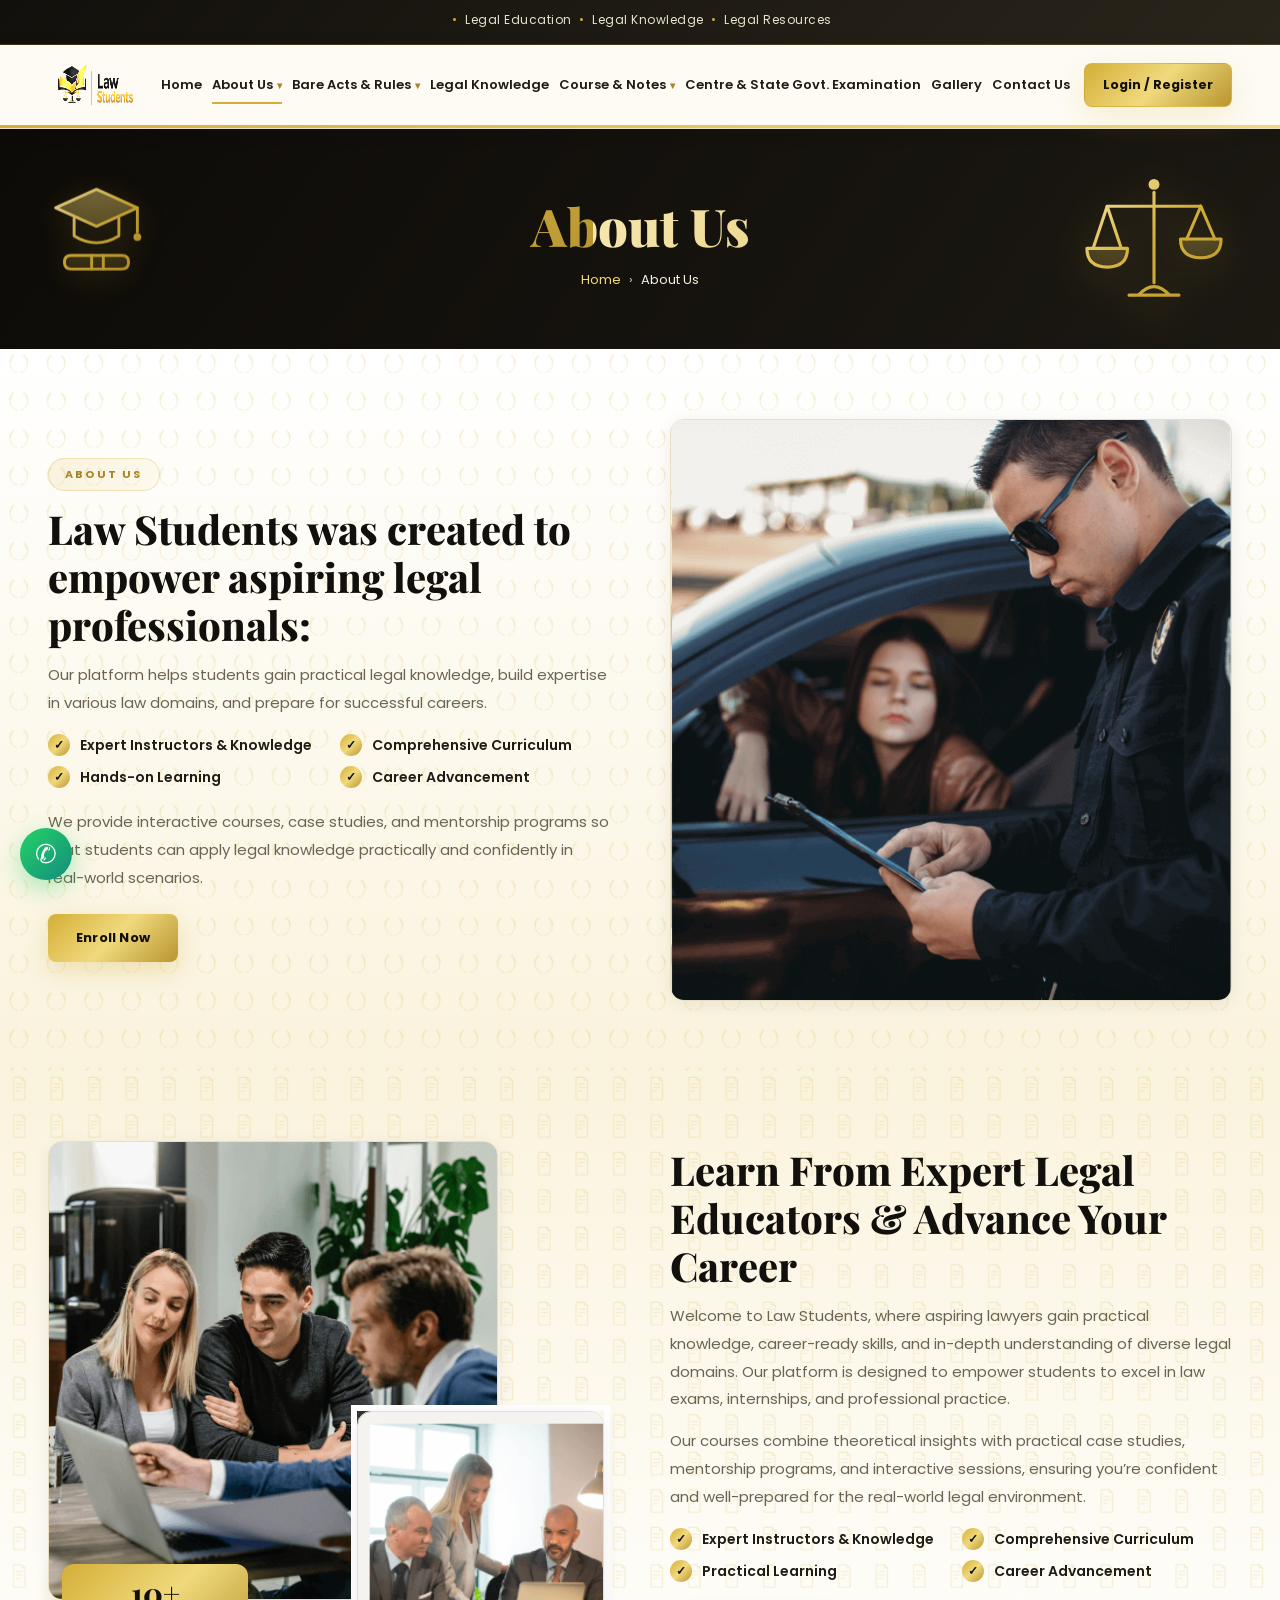
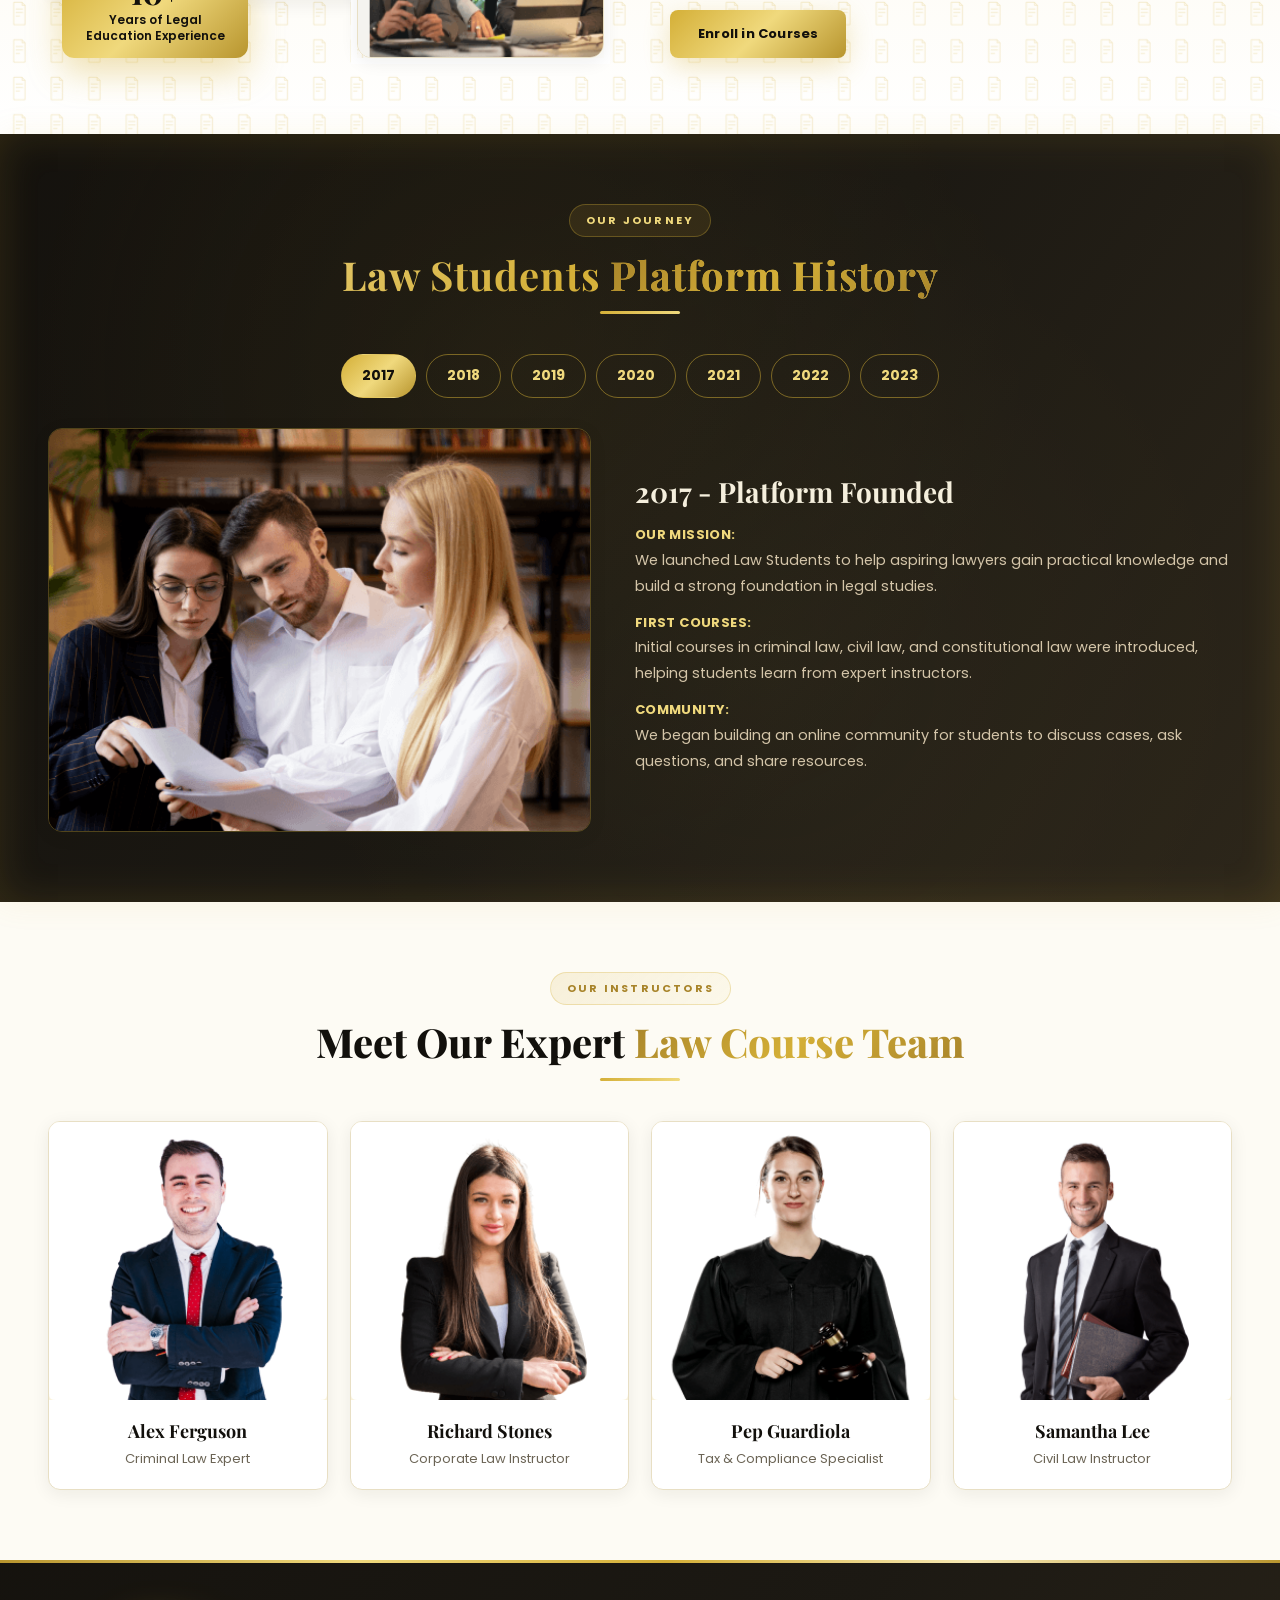
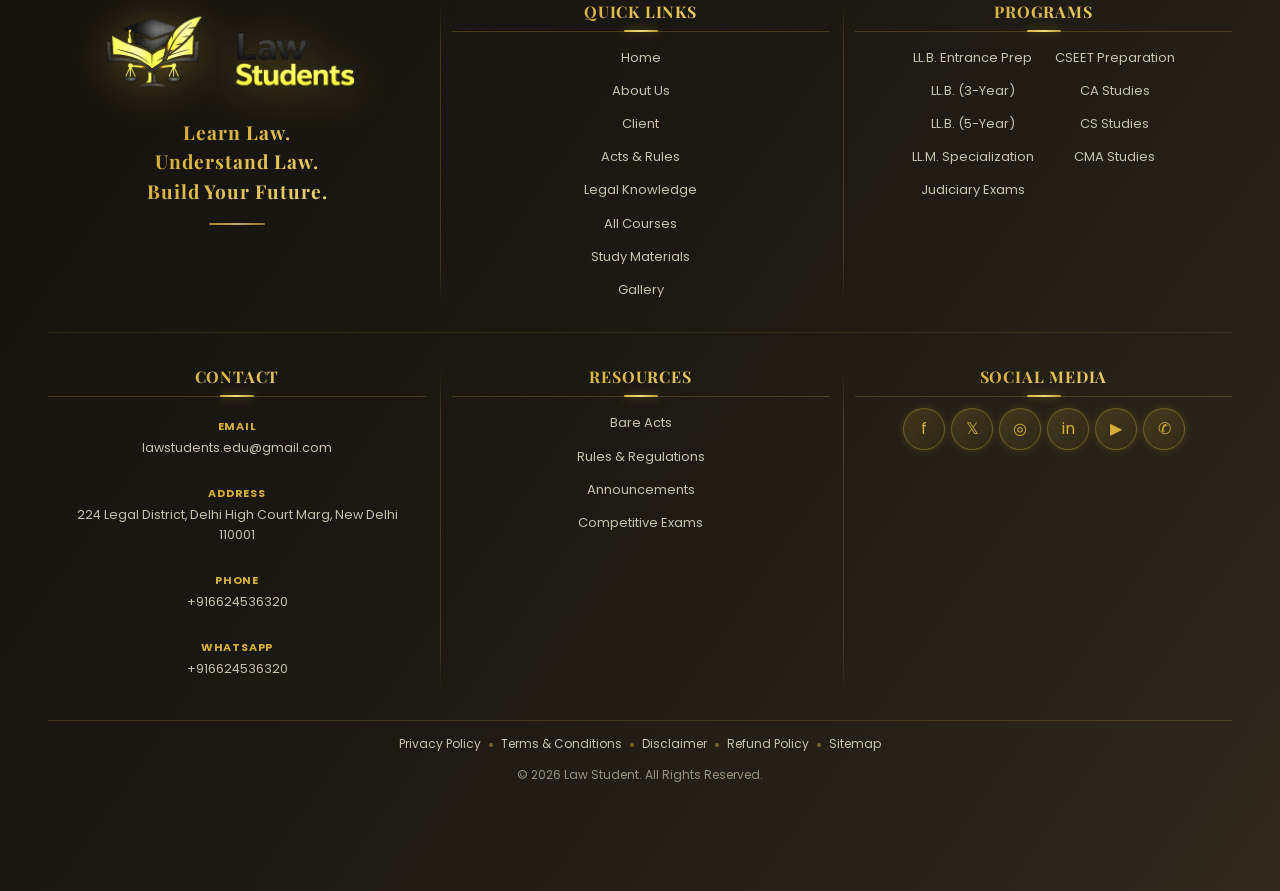
<file: about-us.html>
<!DOCTYPE html>
<html lang="en">
<head>
<meta charset="UTF-8">
<meta name="viewport" content="width=device-width, initial-scale=1.0">
<title>About Us — Law Students</title>
<meta name="description" content="Learn about Law Students, the platform that helps aspiring legal professionals build practical legal knowledge and careers.">
<link rel="icon" href="images/logo11.png">
<link href="https://fonts.googleapis.com/css2?family=Playfair+Display:wght@500;600;700;800;900&family=Poppins:wght@300;400;500;600;700;800&display=swap" rel="stylesheet">
<link rel="stylesheet" href="css/site.css">
<link rel="stylesheet" href="css/inner.css">
<noscript><style>.se-pre-con{display:none!important}.reveal{opacity:1!important;transform:none!important}</style></noscript>
</head>
<body class="inner-page">

<!--===== PRELOADER STARTS =======-->
<div class="se-pre-con" id="preloader">
  <div class="preloader-icon">
    <div class="preloader-ring"></div>
    <div class="preloader-ring two"></div>
    <img src="images/preloader.svg" alt="Loading" loading="eager">
    <div class="preloader-text">Law Students</div>
  </div>
</div>
<!--===== PRELOADER ENDS =======-->

<a class="skip-link" href="#main">Skip to main content</a>

<!--===== NAVBAR (navbar.html) =======-->
<div data-include="navbar.html"><nav class="fallback-nav" aria-label="Main"><a href="index.html">Home</a><a href="about-us.html">About Us</a><a href="acts.html">Acts</a><a href="rules.html">Rules</a><a href="legal-knowledge.html">Legal Knowledge</a><a href="course.html">Courses</a><a href="copys.html">Free Notes</a><a href="clientele.html">Client</a><a href="govt-exams.html">Govt. Examination</a><a href="gallery.html">Gallery</a><a href="contact-us.html">Contact Us</a></nav></div>

<main id="main">
<section class="page-hero"><div class="wrap"><h1>About Us</h1><nav class="crumbs" aria-label="Breadcrumb"><a href="index.html">Home</a><span aria-hidden="true">›</span><span aria-current="page">About Us</span></nav></div></section>
<section class="section about-section" id="about"><div class="wrap"><div class="split">
  <div class="copy reveal">
    <span class="eyebrow">About Us</span>
    <h2 class="section-title">Law Students was created to empower aspiring legal professionals:</h2>
    <p>Our platform helps students gain practical legal knowledge, build expertise in various law domains, and prepare for successful careers.</p>
    <ul class="check-list"><li>Expert Instructors &amp; Knowledge</li><li>Comprehensive Curriculum</li><li>Hands-on Learning</li><li>Career Advancement</li></ul>
    <p>We provide interactive courses, case studies, and mentorship programs so that students can apply legal knowledge practically and confidently in real-world scenarios.</p>
    <a class="btn btn-gold" href="course.html">Enroll Now</a>
  </div>
  <div class="media-frame reveal" data-d="1"><img src="images/about/about-img3.png" alt="" width="551" height="570" loading="eager" decoding="async"></div>
</div></div></section>

<section class="section notes-section"><div class="wrap"><div class="split">
  <div class="media-stack reveal">
    <div class="media-frame m1"><img src="images/about/about-inner-img1.png" alt="Law Course Students" width="460" height="470" loading="lazy" decoding="async"></div>
    <div class="media-frame m2"><img src="images/about/about-inner-img2.png" alt="Interactive Learning" width="210" height="210" loading="lazy" decoding="async"></div>
    <div class="exp-badge"><b>10+</b><span>Years of Legal Education Experience</span></div>
  </div>
  <div class="copy reveal" data-d="1">
    <h2 class="section-title">Learn From Expert Legal Educators & Advance Your Career</h2>
    <p>Welcome to Law Students, where aspiring lawyers gain practical knowledge, career-ready skills, and in-depth understanding of diverse legal domains. Our platform is designed to empower students to excel in law exams, internships, and professional practice.</p>
    <p>Our courses combine theoretical insights with practical case studies, mentorship programs, and interactive sessions, ensuring you’re confident and well-prepared for the real-world legal environment.</p>
    <ul class="check-list"><li>Expert Instructors &amp; Knowledge</li><li>Comprehensive Curriculum</li><li>Practical Learning</li><li>Career Advancement</li></ul>
    <a class="btn btn-gold" href="course.html">Enroll in Courses</a>
  </div>
</div></div></section>

<section class="section how-section" id="history"><div class="wrap">
  <div class="section-head reveal"><span class="eyebrow">Our Journey</span><h2 class="section-title">Law Students <span class="accent">Platform History</span></h2><div class="title-rule"></div></div>
  <div data-tabs>
    <div class="tabs-nav" role="tablist" aria-label="Platform history by year"><button type="button" role="tab" id="tab-2017" aria-controls="panel-2017" aria-selected="true">2017</button><button type="button" role="tab" id="tab-2018" aria-controls="panel-2018" aria-selected="false">2018</button><button type="button" role="tab" id="tab-2019" aria-controls="panel-2019" aria-selected="false">2019</button><button type="button" role="tab" id="tab-2020" aria-controls="panel-2020" aria-selected="false">2020</button><button type="button" role="tab" id="tab-2021" aria-controls="panel-2021" aria-selected="false">2021</button><button type="button" role="tab" id="tab-2022" aria-controls="panel-2022" aria-selected="false">2022</button><button type="button" role="tab" id="tab-2023" aria-controls="panel-2023" aria-selected="false">2023</button></div>
    <div class="tab-panel" role="tabpanel" id="panel-2017" aria-labelledby="tab-2017"><div class="media-frame"><img src="images/about/history-img1.png" alt="2017 Milestone" width="530" height="394" loading="lazy" decoding="async"></div><div><h3>2017 - Platform Founded</h3><p><strong>Our Mission:</strong> We launched Law Students to help aspiring lawyers gain practical knowledge and build a strong foundation in legal studies.</p><p><strong>First Courses:</strong> Initial courses in criminal law, civil law, and constitutional law were introduced, helping students learn from expert instructors.</p><p><strong>Community:</strong> We began building an online community for students to discuss cases, ask questions, and share resources.</p></div></div><div class="tab-panel" role="tabpanel" id="panel-2018" aria-labelledby="tab-2018"><div class="media-frame"><img src="images/about/history-img2.png" alt="2018 Milestone" width="530" height="394" loading="lazy" decoding="async"></div><div><h3>2018 - Expanded Curriculum</h3><p><strong>New Courses:</strong> Launched specialized courses in business law, intellectual property, and personal injury law.</p><p><strong>Interactive Learning:</strong> Introduced case studies, quizzes, and assignments for practical learning.</p><p><strong>Mentorship:</strong> Connected students with experienced mentors to guide their career paths.</p></div></div><div class="tab-panel" role="tabpanel" id="panel-2019" aria-labelledby="tab-2019"><div class="media-frame"><img src="images/about/history-img3.png" alt="2019 Milestone" width="530" height="394" loading="lazy" decoding="async"></div><div><h3>2019 - Online Platform Launch</h3><p><strong>Platform Go-Live:</strong> Launched the interactive online learning platform for students worldwide.</p><p><strong>Live Sessions:</strong> Introduced live webinars and interactive Q&amp;A sessions with expert lawyers.</p><p><strong>Student Growth:</strong> Enrolled over 2,000 students in the first year of online courses.</p></div></div><div class="tab-panel" role="tabpanel" id="panel-2020" aria-labelledby="tab-2020"><div class="media-frame"><img src="images/about/history-img1.png" alt="2020 Milestone" width="530" height="394" loading="lazy" decoding="async"></div><div><h3>2020 - Career Support Added</h3><p><strong>Internship Programs:</strong> Partnered with law firms to provide students with internship opportunities.</p><p><strong>Career Guidance:</strong> Introduced resume workshops and interview preparation for law students.</p><p><strong>Interactive Tools:</strong> Launched legal research tools and case study libraries for advanced learning.</p></div></div><div class="tab-panel" role="tabpanel" id="panel-2021" aria-labelledby="tab-2021"><div class="media-frame"><img src="images/about/history-img2.png" alt="2021 Milestone" width="530" height="394" loading="lazy" decoding="async"></div><div><h3>2021 - Global Expansion</h3><p><strong>International Students:</strong> Opened courses for students across multiple countries.</p><p><strong>New Subjects:</strong> Added courses in environmental law, labor law, and cyber law.</p><p><strong>Certification:</strong> Introduced verified course certificates for career credibility.</p></div></div><div class="tab-panel" role="tabpanel" id="panel-2022" aria-labelledby="tab-2022"><div class="media-frame"><img src="images/about/history-img3.png" alt="2022 Milestone" width="530" height="394" loading="lazy" decoding="async"></div><div><h3>2022 - Interactive &amp; Personalized Learning</h3><p><strong>AI Assistance:</strong> Introduced AI-powered quizzes and feedback for personalized learning.</p><p><strong>Live Workshops:</strong> Hosted specialized workshops with legal experts and judges.</p><p><strong>Student Success:</strong> Thousands of students completed courses and advanced into internships or law schools.</p></div></div><div class="tab-panel" role="tabpanel" id="panel-2023" aria-labelledby="tab-2023"><div class="media-frame"><img src="images/about/history-img1.png" alt="2023 Milestone" width="530" height="394" loading="lazy" decoding="async"></div><div><h3>2023 - Continuing Growth</h3><p><strong>New Features:</strong> Launched mentorship programs, live case competitions, and career webinars.</p><p><strong>Global Recognition:</strong> Law Students became a leading online platform for aspiring legal professionals.</p><p><strong>Future Plans:</strong> Expanding course offerings, AI-driven learning, and international collaboration with law schools.</p></div></div>
  </div>
</div></section>

<section class="section" id="team"><div class="wrap">
  <div class="section-head reveal"><span class="eyebrow">Our Instructors</span><h2 class="section-title">Meet Our Expert <span class="accent">Law Course Team</span></h2><div class="title-rule"></div></div>
  <div class="team-grid"><article class="team-card reveal"><img src="images/about/team-inner2.png" alt="Alex Ferguson - Criminal Law" width="270" height="270" loading="lazy" decoding="async"><h3>Alex Ferguson</h3><p>Criminal Law Expert</p></article><article class="team-card reveal"><img src="images/about/team-inner3.png" alt="Richard Stones - Corporate Law" width="270" height="270" loading="lazy" decoding="async"><h3>Richard Stones</h3><p>Corporate Law Instructor</p></article><article class="team-card reveal"><img src="images/about/team-inner4.png" alt="Pep Guardiola - Tax &amp; Compliance" width="270" height="270" loading="lazy" decoding="async"><h3>Pep Guardiola</h3><p>Tax &amp; Compliance Specialist</p></article><article class="team-card reveal"><img src="images/about/team-inner1.png" alt="Samantha Lee - Civil Law" width="270" height="270" loading="lazy" decoding="async"><h3>Samantha Lee</h3><p>Civil Law Instructor</p></article></div>
</div></section>
</main>

<!--===== FOOTER (footer.html) =======-->
<div data-include="footer.html"><p class="fallback-foot">© 2026 Law Student. All Rights Reserved.</p></div>

<script src="js/inner.js"></script>
</body>
</html>
</file>
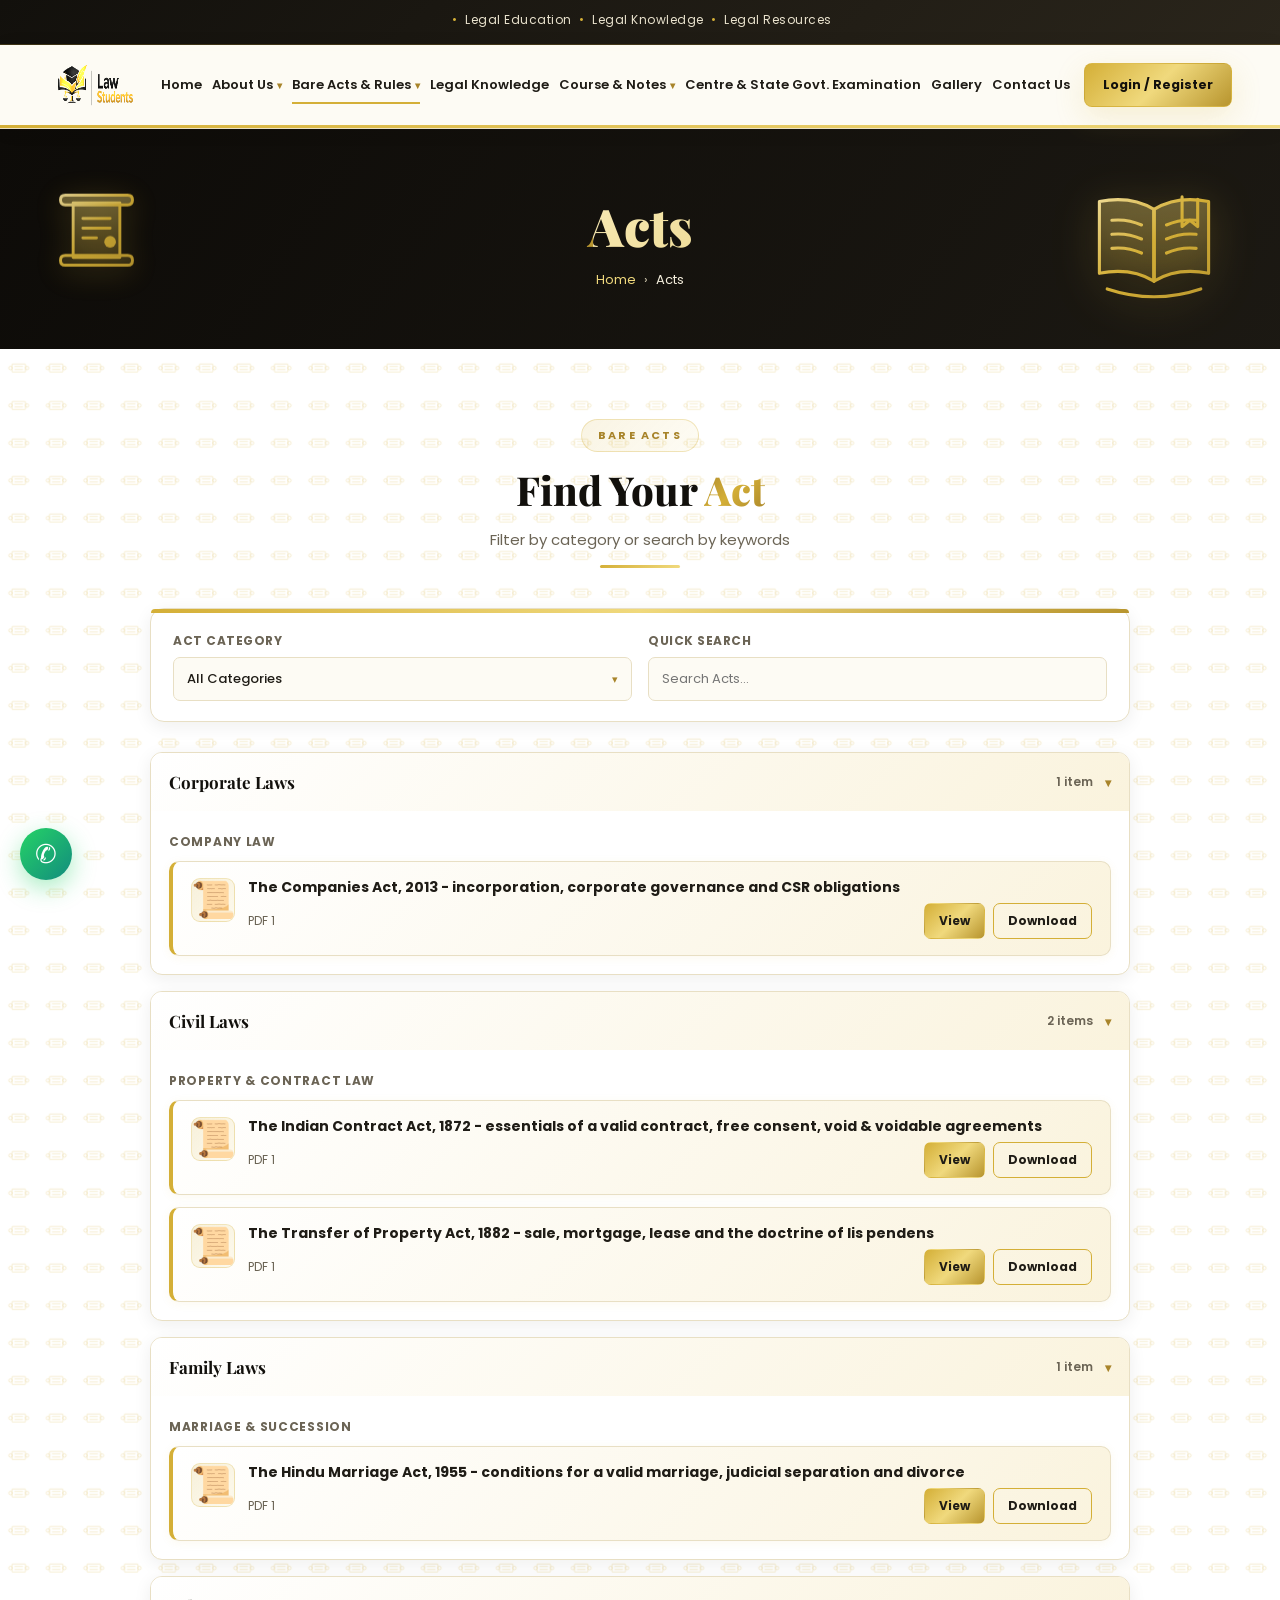
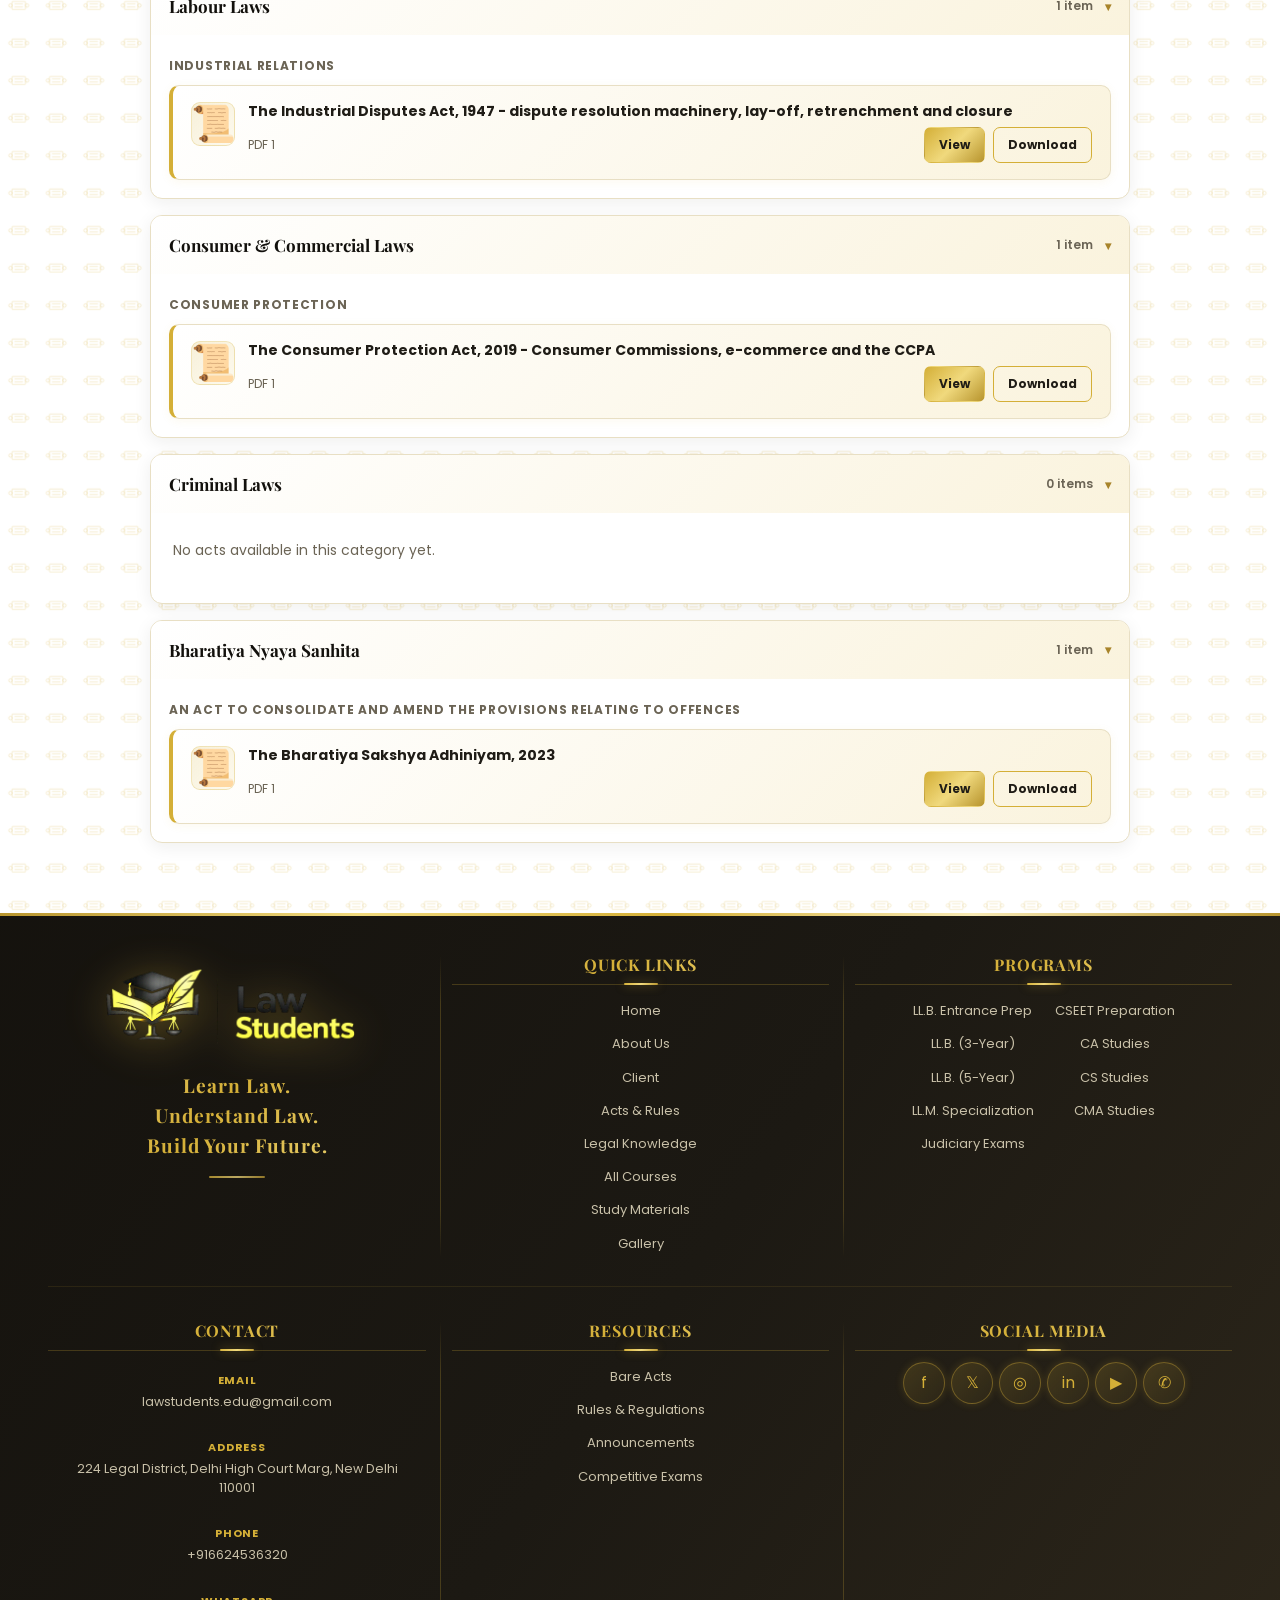
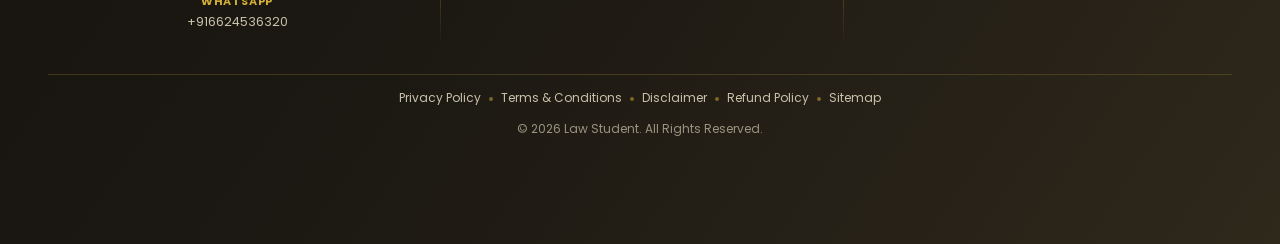
<file: acts.html>
<!DOCTYPE html>
<html lang="en">
<head>
<meta charset="UTF-8">
<meta name="viewport" content="width=device-width, initial-scale=1.0">
<title>Acts — Law Students</title>
<meta name="description" content="Browse Bare Acts by category and search by keyword.">
<link rel="icon" href="images/logo11.png">
<link href="https://fonts.googleapis.com/css2?family=Playfair+Display:wght@500;600;700;800;900&family=Poppins:wght@300;400;500;600;700;800&display=swap" rel="stylesheet">
<link rel="stylesheet" href="css/site.css">
<link rel="stylesheet" href="css/inner.css">
<noscript><style>.se-pre-con{display:none!important}.reveal{opacity:1!important;transform:none!important}</style></noscript>
</head>
<body class="inner-page">

<!--===== PRELOADER STARTS =======-->
<div class="se-pre-con" id="preloader">
  <div class="preloader-icon">
    <div class="preloader-ring"></div>
    <div class="preloader-ring two"></div>
    <img src="images/preloader.svg" alt="Loading" loading="eager">
    <div class="preloader-text">Law Students</div>
  </div>
</div>
<!--===== PRELOADER ENDS =======-->

<a class="skip-link" href="#main">Skip to main content</a>

<!--===== NAVBAR (navbar.html) =======-->
<div data-include="navbar.html"><nav class="fallback-nav" aria-label="Main"><a href="index.html">Home</a><a href="about-us.html">About Us</a><a href="acts.html">Acts</a><a href="rules.html">Rules</a><a href="legal-knowledge.html">Legal Knowledge</a><a href="course.html">Courses</a><a href="copys.html">Free Notes</a><a href="clientele.html">Client</a><a href="govt-exams.html">Govt. Examination</a><a href="gallery.html">Gallery</a><a href="contact-us.html">Contact Us</a></nav></div>

<main id="main">
<section class="page-hero"><div class="wrap"><h1>Acts</h1><nav class="crumbs" aria-label="Breadcrumb"><a href="index.html">Home</a><span aria-hidden="true">›</span><span aria-current="page">Acts</span></nav></div></section>
<section class="section acts-section" id="acts"><div class="wrap" data-filter="list">
  <div class="section-head reveal"><span class="eyebrow">Bare Acts</span><h2 class="section-title">Find Your <span class="accent">Act</span></h2><p class="section-sub">Filter by category or search by keywords</p><div class="title-rule"></div></div>
  <div class="filter-bar">
    <div class="filter-field"><label id="lbl-cat">Act Category</label>
      <div class="dd"><button type="button" class="dd-btn" aria-haspopup="listbox" aria-expanded="false" aria-labelledby="lbl-cat" data-all-label="All Categories"><span class="dd-label">All Categories</span><span class="chev" aria-hidden="true">▾</span></button>
        <ul class="dd-menu" role="listbox" aria-labelledby="lbl-cat"><li role="option" data-value="all" aria-selected="true">All Acts</li><li role="option" data-value="8" aria-selected="false">Corporate Laws</li><li role="option" data-value="9" aria-selected="false">Civil Laws</li><li role="option" data-value="10" aria-selected="false">Family Laws</li><li role="option" data-value="11" aria-selected="false">Labour Laws</li><li role="option" data-value="12" aria-selected="false">Consumer &amp; Commercial Laws</li><li role="option" data-value="13" aria-selected="false">Criminal Laws</li><li role="option" data-value="14" aria-selected="false">Bharatiya Nyaya Sanhita</li></ul></div></div>
    <div class="filter-field field"><label for="quick-search">Quick Search</label><input type="search" id="quick-search" placeholder="Search Acts..." autocomplete="off"></div>
  </div>
  <div class="res-list"><article class="res-cat" data-cat="8"><button type="button" class="res-cat-head" aria-expanded="true" aria-controls="cat-acts-8"><span>Corporate Laws</span><span class="count">1 item</span><span class="chev" aria-hidden="true">▾</span></button><div class="res-cat-body" id="cat-acts-8"><div class="res-sub"><h3>Company Law</h3><div class="res-grid"><div class="list-card" data-search="the companies act, 2013 - incorporation, corporate governance and csr obligations corporate laws company law"><div class="list-icon" aria-hidden="true">📜</div><div class="list-body"><h4>The Companies Act, 2013 - incorporation, corporate governance and CSR obligations</h4><div class="list-meta"><span class="pdf">PDF 1</span><span class="res-actions"><a class="primary" href="files/acts/1945e8f41aabdb8c0432af9e423054dce8c0_act-companies-2013.pdf" target="_blank" rel="noopener">View</a><a href="https://law.norloxsolutionscrm.com/auth/google">Download</a></span></div></div></div></div></div></div></article><article class="res-cat" data-cat="9"><button type="button" class="res-cat-head" aria-expanded="true" aria-controls="cat-acts-9"><span>Civil Laws</span><span class="count">2 items</span><span class="chev" aria-hidden="true">▾</span></button><div class="res-cat-body" id="cat-acts-9"><div class="res-sub"><h3>Property &amp; Contract Law</h3><div class="res-grid"><div class="list-card" data-search="the indian contract act, 1872 - essentials of a valid contract, free consent, void &amp; voidable agreements civil laws property &amp; contract law"><div class="list-icon" aria-hidden="true">📜</div><div class="list-body"><h4>The Indian Contract Act, 1872 - essentials of a valid contract, free consent, void &amp; voidable agreements</h4><div class="list-meta"><span class="pdf">PDF 1</span><span class="res-actions"><a class="primary" href="files/acts/26d9e52d2bc5e0900a3077500db9a017592c_act-contract-1872.pdf" target="_blank" rel="noopener">View</a><a href="https://law.norloxsolutionscrm.com/auth/google">Download</a></span></div></div></div><div class="list-card" data-search="the transfer of property act, 1882 - sale, mortgage, lease and the doctrine of lis pendens civil laws property &amp; contract law"><div class="list-icon" aria-hidden="true">📜</div><div class="list-body"><h4>The Transfer of Property Act, 1882 - sale, mortgage, lease and the doctrine of lis pendens</h4><div class="list-meta"><span class="pdf">PDF 1</span><span class="res-actions"><a class="primary" href="files/acts/de69f928fbbb6caeb41f9eea6e59061ac9fb_act-transfer-of-property-1882.pdf" target="_blank" rel="noopener">View</a><a href="https://law.norloxsolutionscrm.com/auth/google">Download</a></span></div></div></div></div></div></div></article><article class="res-cat" data-cat="10"><button type="button" class="res-cat-head" aria-expanded="true" aria-controls="cat-acts-10"><span>Family Laws</span><span class="count">1 item</span><span class="chev" aria-hidden="true">▾</span></button><div class="res-cat-body" id="cat-acts-10"><div class="res-sub"><h3>Marriage &amp; Succession</h3><div class="res-grid"><div class="list-card" data-search="the hindu marriage act, 1955 - conditions for a valid marriage, judicial separation and divorce family laws marriage &amp; succession"><div class="list-icon" aria-hidden="true">📜</div><div class="list-body"><h4>The Hindu Marriage Act, 1955 - conditions for a valid marriage, judicial separation and divorce</h4><div class="list-meta"><span class="pdf">PDF 1</span><span class="res-actions"><a class="primary" href="files/acts/c4af467db5d053fb2c0a2f2e3bf1ab536211_act-hindu-marriage-1955.pdf" target="_blank" rel="noopener">View</a><a href="https://law.norloxsolutionscrm.com/auth/google">Download</a></span></div></div></div></div></div></div></article><article class="res-cat" data-cat="11"><button type="button" class="res-cat-head" aria-expanded="true" aria-controls="cat-acts-11"><span>Labour Laws</span><span class="count">1 item</span><span class="chev" aria-hidden="true">▾</span></button><div class="res-cat-body" id="cat-acts-11"><div class="res-sub"><h3>Industrial Relations</h3><div class="res-grid"><div class="list-card" data-search="the industrial disputes act, 1947 - dispute resolution machinery, lay-off, retrenchment and closure labour laws industrial relations"><div class="list-icon" aria-hidden="true">📜</div><div class="list-body"><h4>The Industrial Disputes Act, 1947 - dispute resolution machinery, lay-off, retrenchment and closure</h4><div class="list-meta"><span class="pdf">PDF 1</span><span class="res-actions"><a class="primary" href="files/acts/e51757bf34de2fd3a0149b8a04a038912140_act-industrial-disputes-1947.pdf" target="_blank" rel="noopener">View</a><a href="https://law.norloxsolutionscrm.com/auth/google">Download</a></span></div></div></div></div></div></div></article><article class="res-cat" data-cat="12"><button type="button" class="res-cat-head" aria-expanded="true" aria-controls="cat-acts-12"><span>Consumer &amp; Commercial Laws</span><span class="count">1 item</span><span class="chev" aria-hidden="true">▾</span></button><div class="res-cat-body" id="cat-acts-12"><div class="res-sub"><h3>Consumer Protection</h3><div class="res-grid"><div class="list-card" data-search="the consumer protection act, 2019 - consumer commissions, e-commerce and the ccpa consumer &amp; commercial laws consumer protection"><div class="list-icon" aria-hidden="true">📜</div><div class="list-body"><h4>The Consumer Protection Act, 2019 - Consumer Commissions, e-commerce and the CCPA</h4><div class="list-meta"><span class="pdf">PDF 1</span><span class="res-actions"><a class="primary" href="files/acts/1cb507a19724130898ead243813df9730fac_act-consumer-protection-2019.pdf" target="_blank" rel="noopener">View</a><a href="https://law.norloxsolutionscrm.com/auth/google">Download</a></span></div></div></div></div></div></div></article><article class="res-cat" data-cat="13"><button type="button" class="res-cat-head" aria-expanded="true" aria-controls="cat-acts-13"><span>Criminal Laws</span><span class="count">0 items</span><span class="chev" aria-hidden="true">▾</span></button><div class="res-cat-body" id="cat-acts-13"><p class="res-empty">No acts available in this category yet.</p></div></article><article class="res-cat" data-cat="14"><button type="button" class="res-cat-head" aria-expanded="true" aria-controls="cat-acts-14"><span>Bharatiya Nyaya Sanhita</span><span class="count">1 item</span><span class="chev" aria-hidden="true">▾</span></button><div class="res-cat-body" id="cat-acts-14"><div class="res-sub"><h3>An Act to consolidate and amend the provisions relating to offences</h3><div class="res-grid"><div class="list-card" data-search="the bharatiya sakshya adhiniyam, 2023 bharatiya nyaya sanhita an act to consolidate and amend the provisions relating to offences"><div class="list-icon" aria-hidden="true">📜</div><div class="list-body"><h4>The Bharatiya Sakshya Adhiniyam, 2023</h4><div class="list-meta"><span class="pdf">PDF 1</span><span class="res-actions"><a class="primary" href="files/acts/6a3e53c17f9a6_250883_english_01042024.pdf" target="_blank" rel="noopener">View</a><a href="https://law.norloxsolutionscrm.com/auth/google">Download</a></span></div></div></div></div></div></div></article></div>
  <p class="res-none" hidden>No acts match your search. Try another keyword or category.</p>
</div></section>
</main>

<!--===== FOOTER (footer.html) =======-->
<div data-include="footer.html"><p class="fallback-foot">© 2026 Law Student. All Rights Reserved.</p></div>

<script src="js/inner.js"></script>
</body>
</html>
</file>
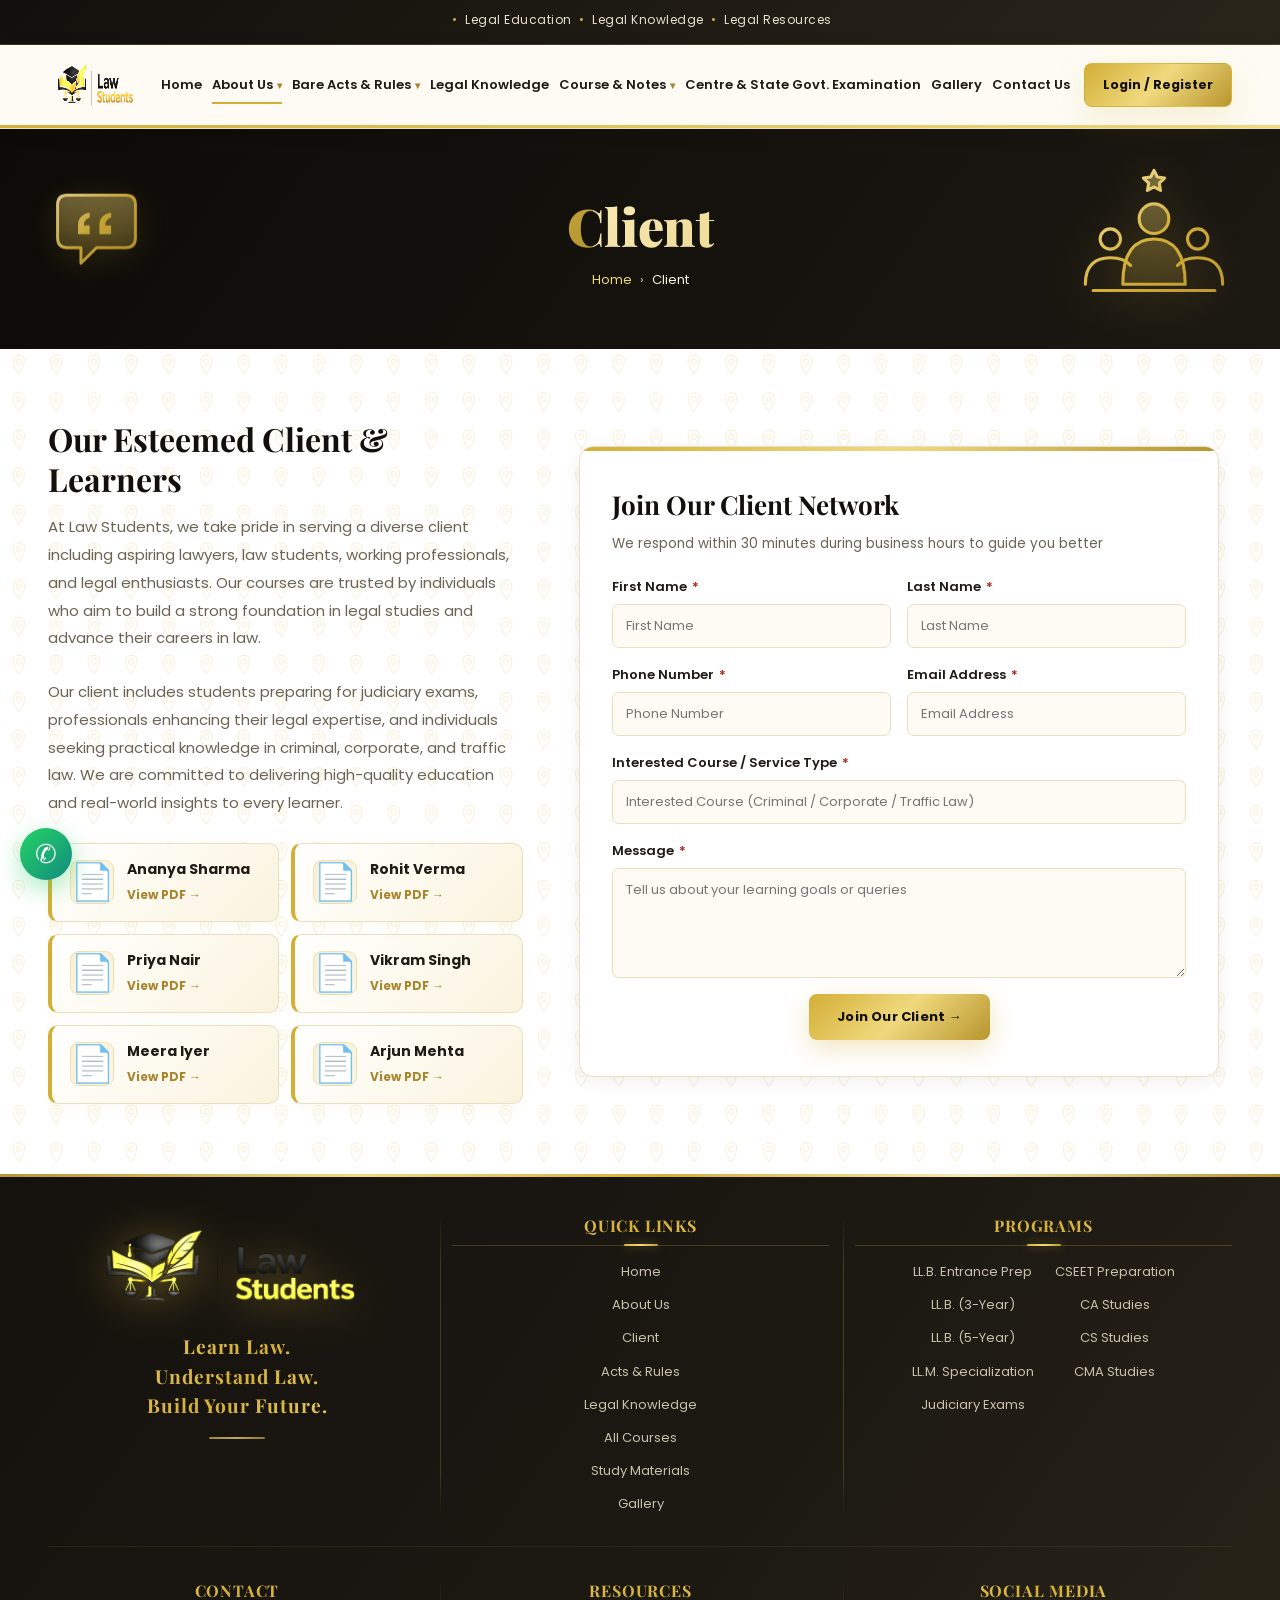
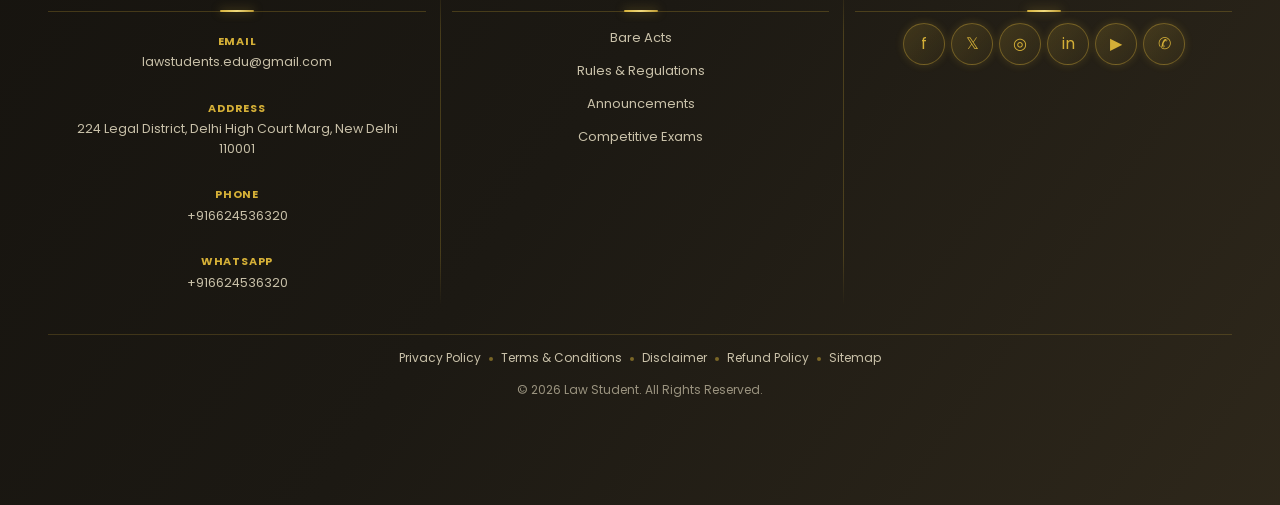
<file: clientele.html>
<!DOCTYPE html>
<html lang="en">
<head>
<meta charset="UTF-8">
<meta name="viewport" content="width=device-width, initial-scale=1.0">
<title>Client — Law Students</title>
<meta name="description" content="Meet our clients and learners, and join the Law Students client network.">
<link rel="icon" href="images/logo11.png">
<link href="https://fonts.googleapis.com/css2?family=Playfair+Display:wght@500;600;700;800;900&family=Poppins:wght@300;400;500;600;700;800&display=swap" rel="stylesheet">
<link rel="stylesheet" href="css/site.css">
<link rel="stylesheet" href="css/inner.css">
<noscript><style>.se-pre-con{display:none!important}.reveal{opacity:1!important;transform:none!important}</style></noscript>
</head>
<body class="inner-page">

<!--===== PRELOADER STARTS =======-->
<div class="se-pre-con" id="preloader">
  <div class="preloader-icon">
    <div class="preloader-ring"></div>
    <div class="preloader-ring two"></div>
    <img src="images/preloader.svg" alt="Loading" loading="eager">
    <div class="preloader-text">Law Students</div>
  </div>
</div>
<!--===== PRELOADER ENDS =======-->

<a class="skip-link" href="#main">Skip to main content</a>

<!--===== NAVBAR (navbar.html) =======-->
<div data-include="navbar.html"><nav class="fallback-nav" aria-label="Main"><a href="index.html">Home</a><a href="about-us.html">About Us</a><a href="acts.html">Acts</a><a href="rules.html">Rules</a><a href="legal-knowledge.html">Legal Knowledge</a><a href="course.html">Courses</a><a href="copys.html">Free Notes</a><a href="clientele.html">Client</a><a href="govt-exams.html">Govt. Examination</a><a href="gallery.html">Gallery</a><a href="contact-us.html">Contact Us</a></nav></div>

<main id="main">
<section class="page-hero"><div class="wrap"><h1>Client</h1><nav class="crumbs" aria-label="Breadcrumb"><a href="index.html">Home</a><span aria-hidden="true">›</span><span aria-current="page">Client</span></nav></div></section>
<section class="section contact-section" id="client"><div class="wrap"><div class="contact-layout">
  <div class="contact-intro reveal">
    <h2>Our Esteemed Client &amp; Learners</h2>
    <p>At Law Students, we take pride in serving a diverse client including aspiring lawyers, law students, working professionals, and legal enthusiasts. Our courses are trusted by individuals who aim to build a strong foundation in legal studies and advance their careers in law.</p>
    <p>Our client includes students preparing for judiciary exams, professionals enhancing their legal expertise, and individuals seeking practical knowledge in criminal, corporate, and traffic law. We are committed to delivering high-quality education and real-world insights to every learner.</p>
    <div class="testi-list"><a class="list-card" href="files/clientele/7ec3fec5d2cef7667f6c503d059633ca041c_testimonial-ananya-sharma.pdf" target="_blank" rel="noopener"><div class="list-icon" aria-hidden="true">📄</div><div class="list-body"><h4>Ananya Sharma</h4><div class="list-meta"><span class="go">View PDF →</span></div></div></a><a class="list-card" href="files/clientele/a983b414859962520357a1404a76992a62e3_testimonial-rohit-verma.pdf" target="_blank" rel="noopener"><div class="list-icon" aria-hidden="true">📄</div><div class="list-body"><h4>Rohit Verma</h4><div class="list-meta"><span class="go">View PDF →</span></div></div></a><a class="list-card" href="files/clientele/d8060a6a12c1d1fd86c968d050d8d6bc80fe_testimonial-priya-nair.pdf" target="_blank" rel="noopener"><div class="list-icon" aria-hidden="true">📄</div><div class="list-body"><h4>Priya Nair</h4><div class="list-meta"><span class="go">View PDF →</span></div></div></a><a class="list-card" href="files/clientele/55e399028fc7f64641b8f78c279362468e82_testimonial-vikram-singh.pdf" target="_blank" rel="noopener"><div class="list-icon" aria-hidden="true">📄</div><div class="list-body"><h4>Vikram Singh</h4><div class="list-meta"><span class="go">View PDF →</span></div></div></a><a class="list-card" href="files/clientele/e59956bc9a3620f15aae48f22a1217545c44_testimonial-meera-iyer.pdf" target="_blank" rel="noopener"><div class="list-icon" aria-hidden="true">📄</div><div class="list-body"><h4>Meera Iyer</h4><div class="list-meta"><span class="go">View PDF →</span></div></div></a><a class="list-card" href="files/clientele/43386c071700aed7d48f245d2f41afc80dad_testimonial-arjun-mehta.pdf" target="_blank" rel="noopener"><div class="list-icon" aria-hidden="true">📄</div><div class="list-body"><h4>Arjun Mehta</h4><div class="list-meta"><span class="go">View PDF →</span></div></div></a></div>
  </div>
  <form class="form-card reveal" data-d="1" data-static action="#" method="post">
    <h3 class="form-title">Join Our Client Network</h3>
    <p class="form-lead">We respond within 30 minutes during business hours to guide you better</p>
    <div class="form-row">
      <div class="field"><label for="cl-first">First Name <span class="req" aria-hidden="true">*</span></label><input type="text" id="cl-first" name="first_name" placeholder="First Name" autocomplete="given-name" required></div>
      <div class="field"><label for="cl-last">Last Name <span class="req" aria-hidden="true">*</span></label><input type="text" id="cl-last" name="last_name" placeholder="Last Name" autocomplete="family-name" required></div>
      <div class="field"><label for="cl-phone">Phone Number <span class="req" aria-hidden="true">*</span></label><input type="tel" id="cl-phone" name="phone" placeholder="Phone Number" autocomplete="tel" required></div>
      <div class="field"><label for="cl-email">Email Address <span class="req" aria-hidden="true">*</span></label><input type="email" id="cl-email" name="email" placeholder="Email Address" autocomplete="email" required></div>
      <div class="field full"><label for="cl-service">Interested Course / Service Type <span class="req" aria-hidden="true">*</span></label><input type="text" id="cl-service" name="service_type" placeholder="Interested Course (Criminal / Corporate / Traffic Law)" required></div>
      <div class="field full"><label for="cl-msg">Message <span class="req" aria-hidden="true">*</span></label><textarea id="cl-msg" name="message" placeholder="Tell us about your learning goals or queries" required></textarea></div>
    </div>
    <div class="form-actions"><button type="submit" class="btn btn-gold">Join Our Client →</button></div>
    <p class="form-status" role="status" hidden></p>
  </form>
</div></div></section>
</main>

<!--===== FOOTER (footer.html) =======-->
<div data-include="footer.html"><p class="fallback-foot">© 2026 Law Student. All Rights Reserved.</p></div>

<script src="js/inner.js"></script>
</body>
</html>
</file>
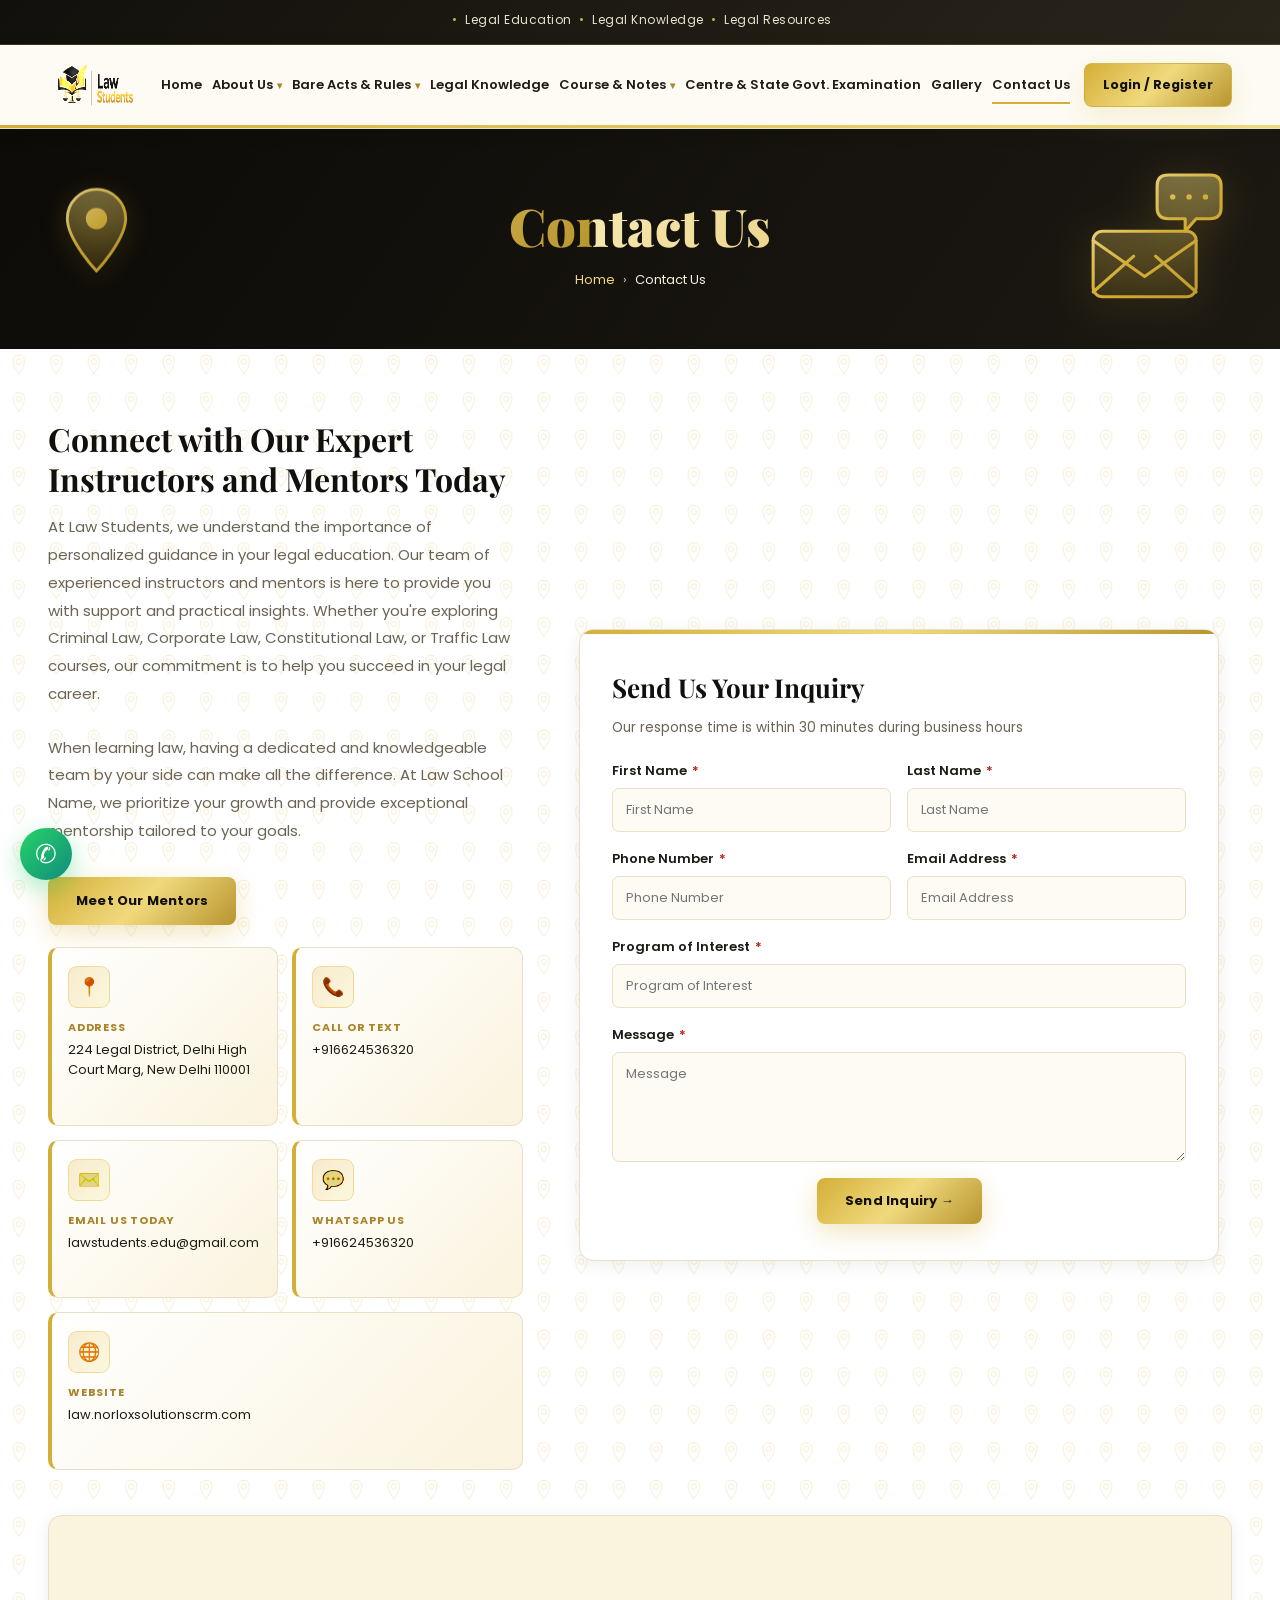
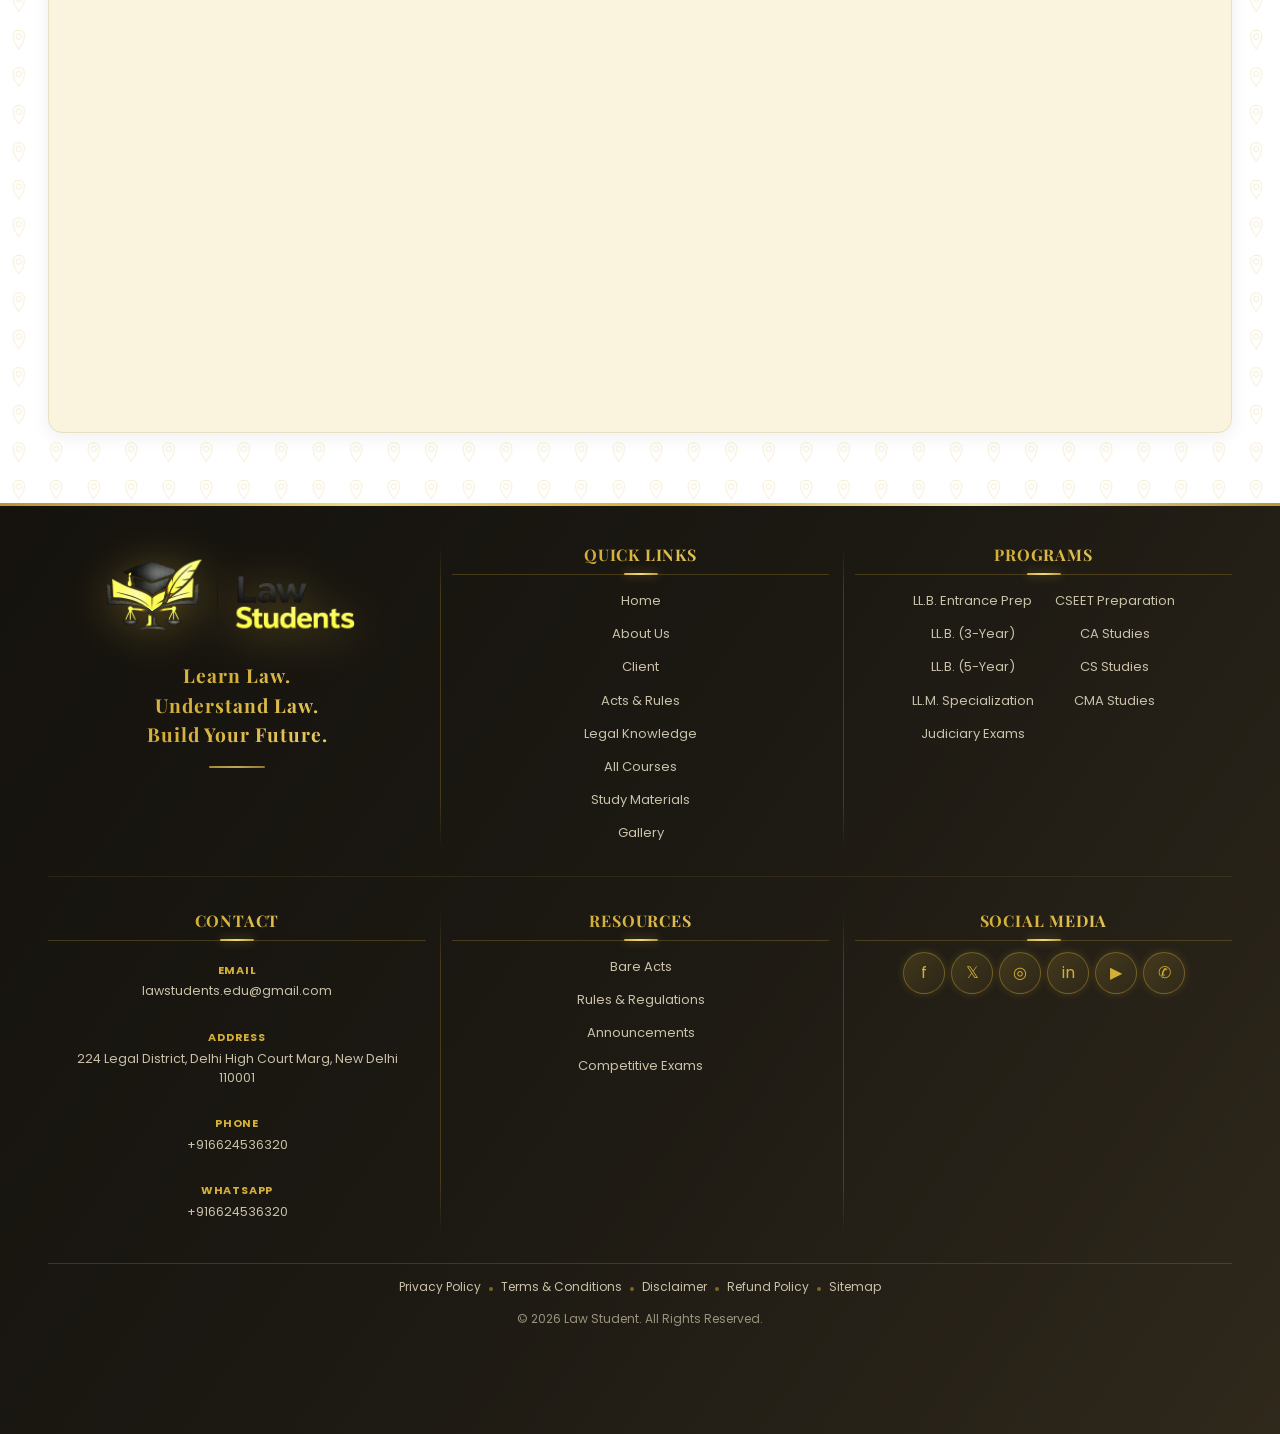
<file: contact-us.html>
<!DOCTYPE html>
<html lang="en">
<head>
<meta charset="UTF-8">
<meta name="viewport" content="width=device-width, initial-scale=1.0">
<title>Contact Us — Law Students</title>
<meta name="description" content="Contact Law Students by phone, email, WhatsApp or the inquiry form.">
<link rel="icon" href="images/logo11.png">
<link href="https://fonts.googleapis.com/css2?family=Playfair+Display:wght@500;600;700;800;900&family=Poppins:wght@300;400;500;600;700;800&display=swap" rel="stylesheet">
<link rel="stylesheet" href="css/site.css">
<link rel="stylesheet" href="css/inner.css">
<noscript><style>.se-pre-con{display:none!important}.reveal{opacity:1!important;transform:none!important}</style></noscript>
</head>
<body class="inner-page">

<!--===== PRELOADER STARTS =======-->
<div class="se-pre-con" id="preloader">
  <div class="preloader-icon">
    <div class="preloader-ring"></div>
    <div class="preloader-ring two"></div>
    <img src="images/preloader.svg" alt="Loading" loading="eager">
    <div class="preloader-text">Law Students</div>
  </div>
</div>
<!--===== PRELOADER ENDS =======-->

<a class="skip-link" href="#main">Skip to main content</a>

<!--===== NAVBAR (navbar.html) =======-->
<div data-include="navbar.html"><nav class="fallback-nav" aria-label="Main"><a href="index.html">Home</a><a href="about-us.html">About Us</a><a href="acts.html">Acts</a><a href="rules.html">Rules</a><a href="legal-knowledge.html">Legal Knowledge</a><a href="course.html">Courses</a><a href="copys.html">Free Notes</a><a href="clientele.html">Client</a><a href="govt-exams.html">Govt. Examination</a><a href="gallery.html">Gallery</a><a href="contact-us.html">Contact Us</a></nav></div>

<main id="main">
<section class="page-hero"><div class="wrap"><h1>Contact Us</h1><nav class="crumbs" aria-label="Breadcrumb"><a href="index.html">Home</a><span aria-hidden="true">›</span><span aria-current="page">Contact Us</span></nav></div></section>
<section class="section contact-section" id="contact"><div class="wrap">
  <div class="contact-layout">
    <div class="contact-intro reveal">
      <h2>Connect with Our Expert Instructors and Mentors Today</h2>
      <p>At Law Students, we understand the importance of personalized guidance in your legal education. Our team of experienced instructors and mentors is here to provide you with support and practical insights. Whether you're exploring Criminal Law, Corporate Law, Constitutional Law, or Traffic Law courses, our commitment is to help you succeed in your legal career.</p>
      <p>When learning law, having a dedicated and knowledgeable team by your side can make all the difference. At Law School Name, we prioritize your growth and provide exceptional mentorship tailored to your goals.</p>
      <a class="btn btn-gold" href="about-us.html#team">Meet Our Mentors</a>
      <div class="contact-items">
        <div class="contact-item"><div class="contact-ico" aria-hidden="true">📍</div><div><h5>Address</h5><p>224 Legal District, Delhi High Court Marg, New Delhi 110001</p></div></div><div class="contact-item"><div class="contact-ico" aria-hidden="true">📞</div><div><h5>Call or text</h5><p><a href="tel:+916624536320">+916624536320</a></p></div></div><div class="contact-item"><div class="contact-ico" aria-hidden="true">✉️</div><div><h5>Email us today</h5><p><a href="mailto:lawstudents.edu@gmail.com">lawstudents.edu@gmail.com</a></p></div></div><div class="contact-item"><div class="contact-ico" aria-hidden="true">💬</div><div><h5>WhatsApp Us</h5><p><a href="https://wa.me/916624536320" target="_blank" rel="noopener">+916624536320</a></p></div></div><div class="contact-item"><div class="contact-ico" aria-hidden="true">🌐</div><div><h5>Website</h5><p><a href="https://law.norloxsolutionscrm.com/" target="_blank" rel="noopener">law.norloxsolutionscrm.com</a></p></div></div>
      </div>
    </div>
    <form class="form-card reveal" data-d="1" data-static action="#" method="post">
      <h3 class="form-title">Send Us Your Inquiry</h3>
      <p class="form-lead">Our response time is within 30 minutes during business hours</p>
      <div class="form-row">
      <div class="field"><label for="ct-first">First Name <span class="req" aria-hidden="true">*</span></label><input type="text" id="ct-first" name="first_name" placeholder="First Name" autocomplete="given-name" required></div>
      <div class="field"><label for="ct-last">Last Name <span class="req" aria-hidden="true">*</span></label><input type="text" id="ct-last" name="last_name" placeholder="Last Name" autocomplete="family-name" required></div>
      <div class="field"><label for="ct-phone">Phone Number <span class="req" aria-hidden="true">*</span></label><input type="tel" id="ct-phone" name="phone" placeholder="Phone Number" autocomplete="tel" required></div>
      <div class="field"><label for="ct-email">Email Address <span class="req" aria-hidden="true">*</span></label><input type="email" id="ct-email" name="email" placeholder="Email Address" autocomplete="email" required></div>
      <div class="field full"><label for="ct-service">Program of Interest <span class="req" aria-hidden="true">*</span></label><input type="text" id="ct-service" name="service_type" placeholder="Program of Interest" required></div>
      <div class="field full"><label for="ct-msg">Message <span class="req" aria-hidden="true">*</span></label><textarea id="ct-msg" name="message" placeholder="Message" required></textarea></div>
    </div>
      <div class="form-actions"><button type="submit" class="btn btn-gold">Send Inquiry →</button></div>
      <p class="form-status" role="status" hidden></p>
    </form>
  </div>
  <div class="map-frame reveal"><iframe title="Law Students location map" src="https://www.google.com/maps/embed?pb=!1m14!1m12!1m3!1d4506257.120552435!2d88.67021924228865!3d21.954385721237916!2m3!1f0!2f0!3f0!3m2!1i1024!2i768!4f13.1!5e0!3m2!1sen!2sbd!4v1704088968016!5m2!1sen!2sbd" loading="lazy" referrerpolicy="no-referrer-when-downgrade" allowfullscreen></iframe></div>
</div></section>
</main>

<!--===== FOOTER (footer.html) =======-->
<div data-include="footer.html"><p class="fallback-foot">© 2026 Law Student. All Rights Reserved.</p></div>

<script src="js/inner.js"></script>
</body>
</html>
</file>
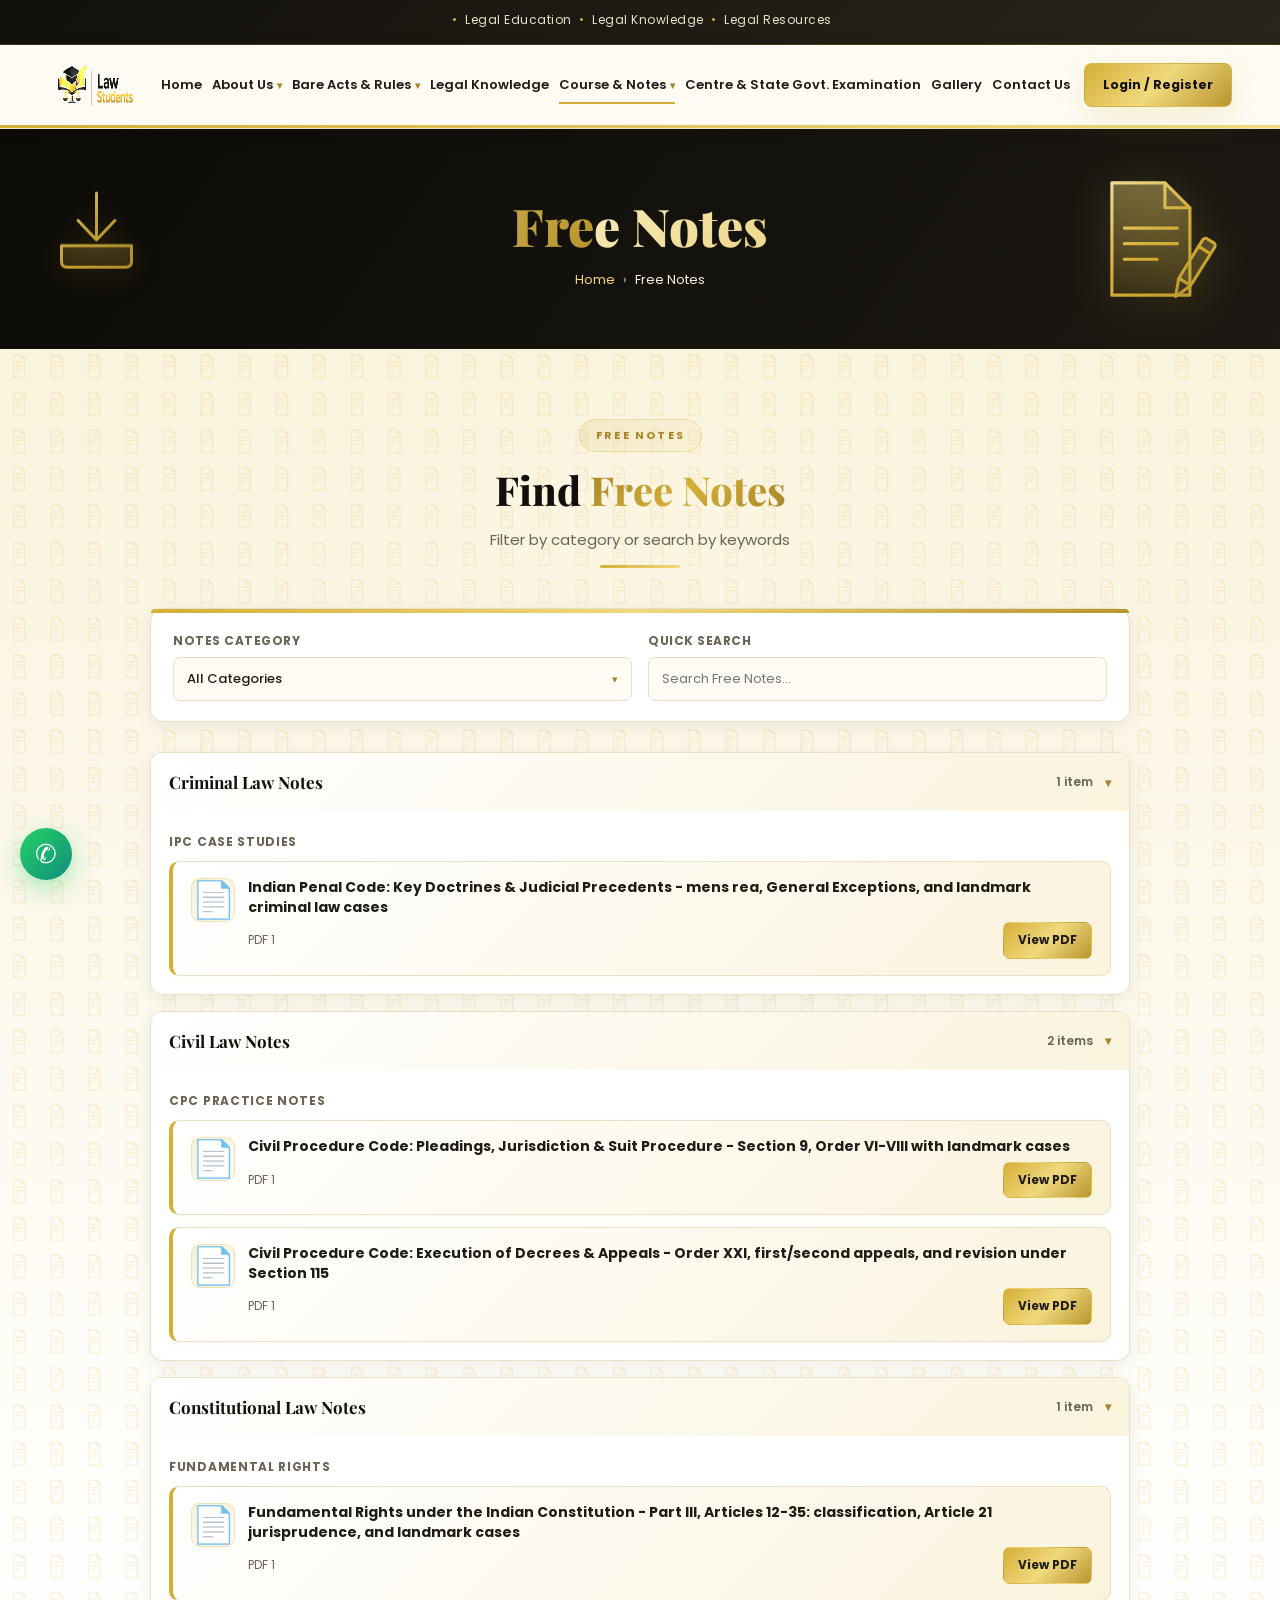
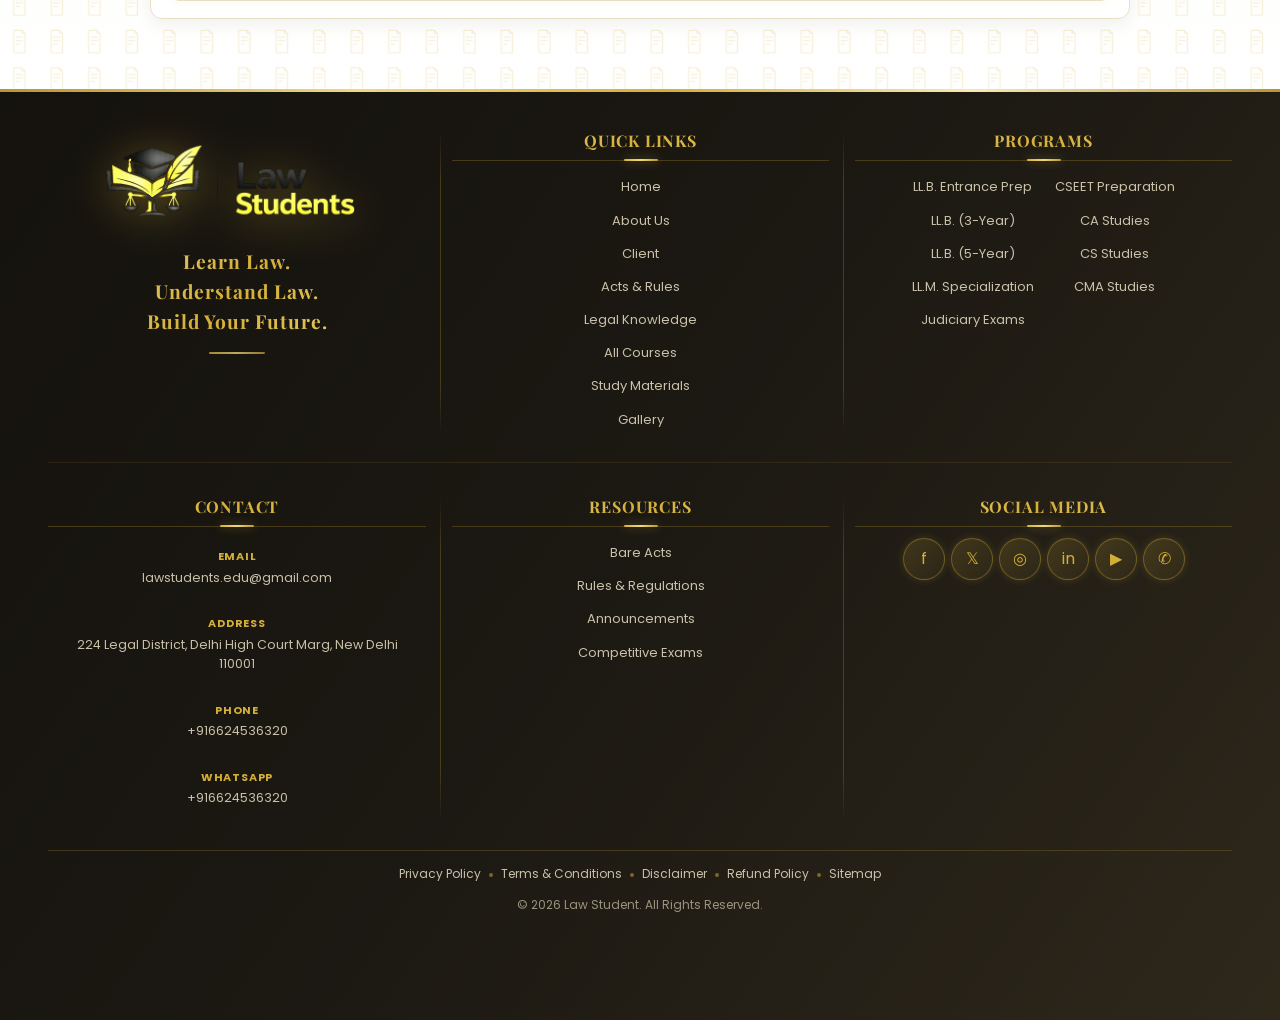
<file: copys.html>
<!DOCTYPE html>
<html lang="en">
<head>
<meta charset="UTF-8">
<meta name="viewport" content="width=device-width, initial-scale=1.0">
<title>Free Notes — Law Students</title>
<meta name="description" content="Free law notes by category, with PDFs for criminal, civil and constitutional law.">
<link rel="icon" href="images/logo11.png">
<link href="https://fonts.googleapis.com/css2?family=Playfair+Display:wght@500;600;700;800;900&family=Poppins:wght@300;400;500;600;700;800&display=swap" rel="stylesheet">
<link rel="stylesheet" href="css/site.css">
<link rel="stylesheet" href="css/inner.css">
<noscript><style>.se-pre-con{display:none!important}.reveal{opacity:1!important;transform:none!important}</style></noscript>
</head>
<body class="inner-page">

<!--===== PRELOADER STARTS =======-->
<div class="se-pre-con" id="preloader">
  <div class="preloader-icon">
    <div class="preloader-ring"></div>
    <div class="preloader-ring two"></div>
    <img src="images/preloader.svg" alt="Loading" loading="eager">
    <div class="preloader-text">Law Students</div>
  </div>
</div>
<!--===== PRELOADER ENDS =======-->

<a class="skip-link" href="#main">Skip to main content</a>

<!--===== NAVBAR (navbar.html) =======-->
<div data-include="navbar.html"><nav class="fallback-nav" aria-label="Main"><a href="index.html">Home</a><a href="about-us.html">About Us</a><a href="acts.html">Acts</a><a href="rules.html">Rules</a><a href="legal-knowledge.html">Legal Knowledge</a><a href="course.html">Courses</a><a href="copys.html">Free Notes</a><a href="clientele.html">Client</a><a href="govt-exams.html">Govt. Examination</a><a href="gallery.html">Gallery</a><a href="contact-us.html">Contact Us</a></nav></div>

<main id="main">
<section class="page-hero"><div class="wrap"><h1>Free Notes</h1><nav class="crumbs" aria-label="Breadcrumb"><a href="index.html">Home</a><span aria-hidden="true">›</span><span aria-current="page">Free Notes</span></nav></div></section>
<section class="section notes-section" id="notes"><div class="wrap" data-filter="list">
  <div class="section-head reveal"><span class="eyebrow">Free Notes</span><h2 class="section-title">Find <span class="accent">Free Notes</span></h2><p class="section-sub">Filter by category or search by keywords</p><div class="title-rule"></div></div>
  <div class="filter-bar">
    <div class="filter-field"><label id="lbl-cat">Notes Category</label>
      <div class="dd"><button type="button" class="dd-btn" aria-haspopup="listbox" aria-expanded="false" aria-labelledby="lbl-cat" data-all-label="All Categories"><span class="dd-label">All Categories</span><span class="chev" aria-hidden="true">▾</span></button>
        <ul class="dd-menu" role="listbox" aria-labelledby="lbl-cat"><li role="option" data-value="all" aria-selected="true">All Notes</li><li role="option" data-value="5" aria-selected="false">Criminal Law Notes</li><li role="option" data-value="7" aria-selected="false">Civil Law Notes</li><li role="option" data-value="8" aria-selected="false">Constitutional Law Notes</li></ul></div></div>
    <div class="filter-field field"><label for="quick-search">Quick Search</label><input type="search" id="quick-search" placeholder="Search Free Notes..." autocomplete="off"></div>
  </div>
  <div class="res-list"><article class="res-cat" data-cat="5"><button type="button" class="res-cat-head" aria-expanded="true" aria-controls="cat-copys-5"><span>Criminal Law Notes</span><span class="count">1 item</span><span class="chev" aria-hidden="true">▾</span></button><div class="res-cat-body" id="cat-copys-5"><div class="res-sub"><h3>IPC Case Studies</h3><div class="res-grid"><div class="list-card" data-search="indian penal code: key doctrines &amp; judicial precedents - mens rea, general exceptions, and landmark criminal law cases criminal law notes ipc case studies"><div class="list-icon" aria-hidden="true">📄</div><div class="list-body"><h4>Indian Penal Code: Key Doctrines &amp; Judicial Precedents - mens rea, General Exceptions, and landmark criminal law cases</h4><div class="list-meta"><span class="pdf">PDF 1</span><span class="res-actions"><a class="primary" href="https://law.norloxsolutionscrm.com/auth/google">View PDF</a></span></div></div></div></div></div></div></article><article class="res-cat" data-cat="7"><button type="button" class="res-cat-head" aria-expanded="true" aria-controls="cat-copys-7"><span>Civil Law Notes</span><span class="count">2 items</span><span class="chev" aria-hidden="true">▾</span></button><div class="res-cat-body" id="cat-copys-7"><div class="res-sub"><h3>CPC Practice Notes</h3><div class="res-grid"><div class="list-card" data-search="civil procedure code: pleadings, jurisdiction &amp; suit procedure - section 9, order vi-viii with landmark cases civil law notes cpc practice notes"><div class="list-icon" aria-hidden="true">📄</div><div class="list-body"><h4>Civil Procedure Code: Pleadings, Jurisdiction &amp; Suit Procedure - Section 9, Order VI-VIII with landmark cases</h4><div class="list-meta"><span class="pdf">PDF 1</span><span class="res-actions"><a class="primary" href="https://law.norloxsolutionscrm.com/auth/google">View PDF</a></span></div></div></div><div class="list-card" data-search="civil procedure code: execution of decrees &amp; appeals - order xxi, first/second appeals, and revision under section 115 civil law notes cpc practice notes"><div class="list-icon" aria-hidden="true">📄</div><div class="list-body"><h4>Civil Procedure Code: Execution of Decrees &amp; Appeals - Order XXI, first/second appeals, and revision under Section 115</h4><div class="list-meta"><span class="pdf">PDF 1</span><span class="res-actions"><a class="primary" href="https://law.norloxsolutionscrm.com/auth/google">View PDF</a></span></div></div></div></div></div></div></article><article class="res-cat" data-cat="8"><button type="button" class="res-cat-head" aria-expanded="true" aria-controls="cat-copys-8"><span>Constitutional Law Notes</span><span class="count">1 item</span><span class="chev" aria-hidden="true">▾</span></button><div class="res-cat-body" id="cat-copys-8"><div class="res-sub"><h3>Fundamental Rights</h3><div class="res-grid"><div class="list-card" data-search="fundamental rights under the indian constitution - part iii, articles 12-35: classification, article 21 jurisprudence, and landmark cases constitutional law notes fundamental rights"><div class="list-icon" aria-hidden="true">📄</div><div class="list-body"><h4>Fundamental Rights under the Indian Constitution - Part III, Articles 12-35: classification, Article 21 jurisprudence, and landmark cases</h4><div class="list-meta"><span class="pdf">PDF 1</span><span class="res-actions"><a class="primary" href="https://law.norloxsolutionscrm.com/auth/google">View PDF</a></span></div></div></div></div></div></div></article></div>
  <p class="res-none" hidden>No notes match your search. Try another keyword or category.</p>
</div></section>
</main>

<!--===== FOOTER (footer.html) =======-->
<div data-include="footer.html"><p class="fallback-foot">© 2026 Law Student. All Rights Reserved.</p></div>

<script src="js/inner.js"></script>
</body>
</html>
</file>
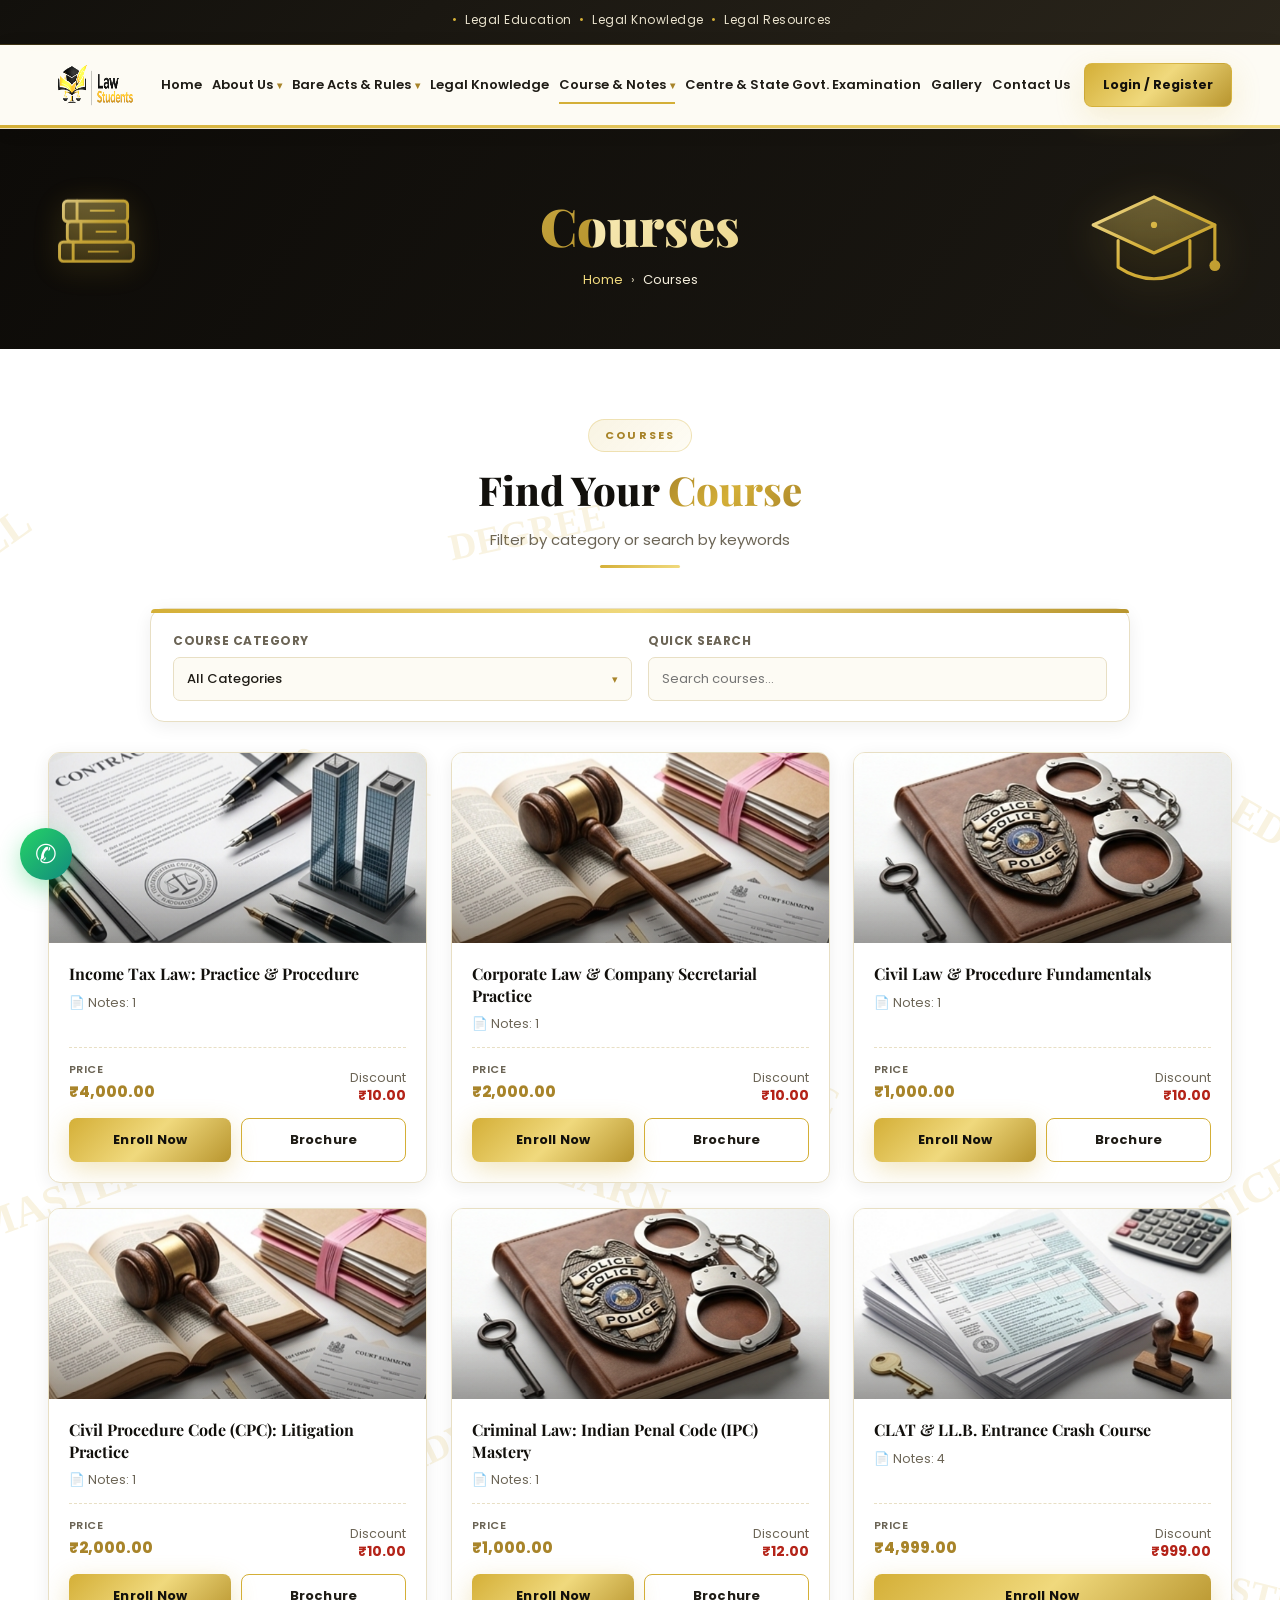
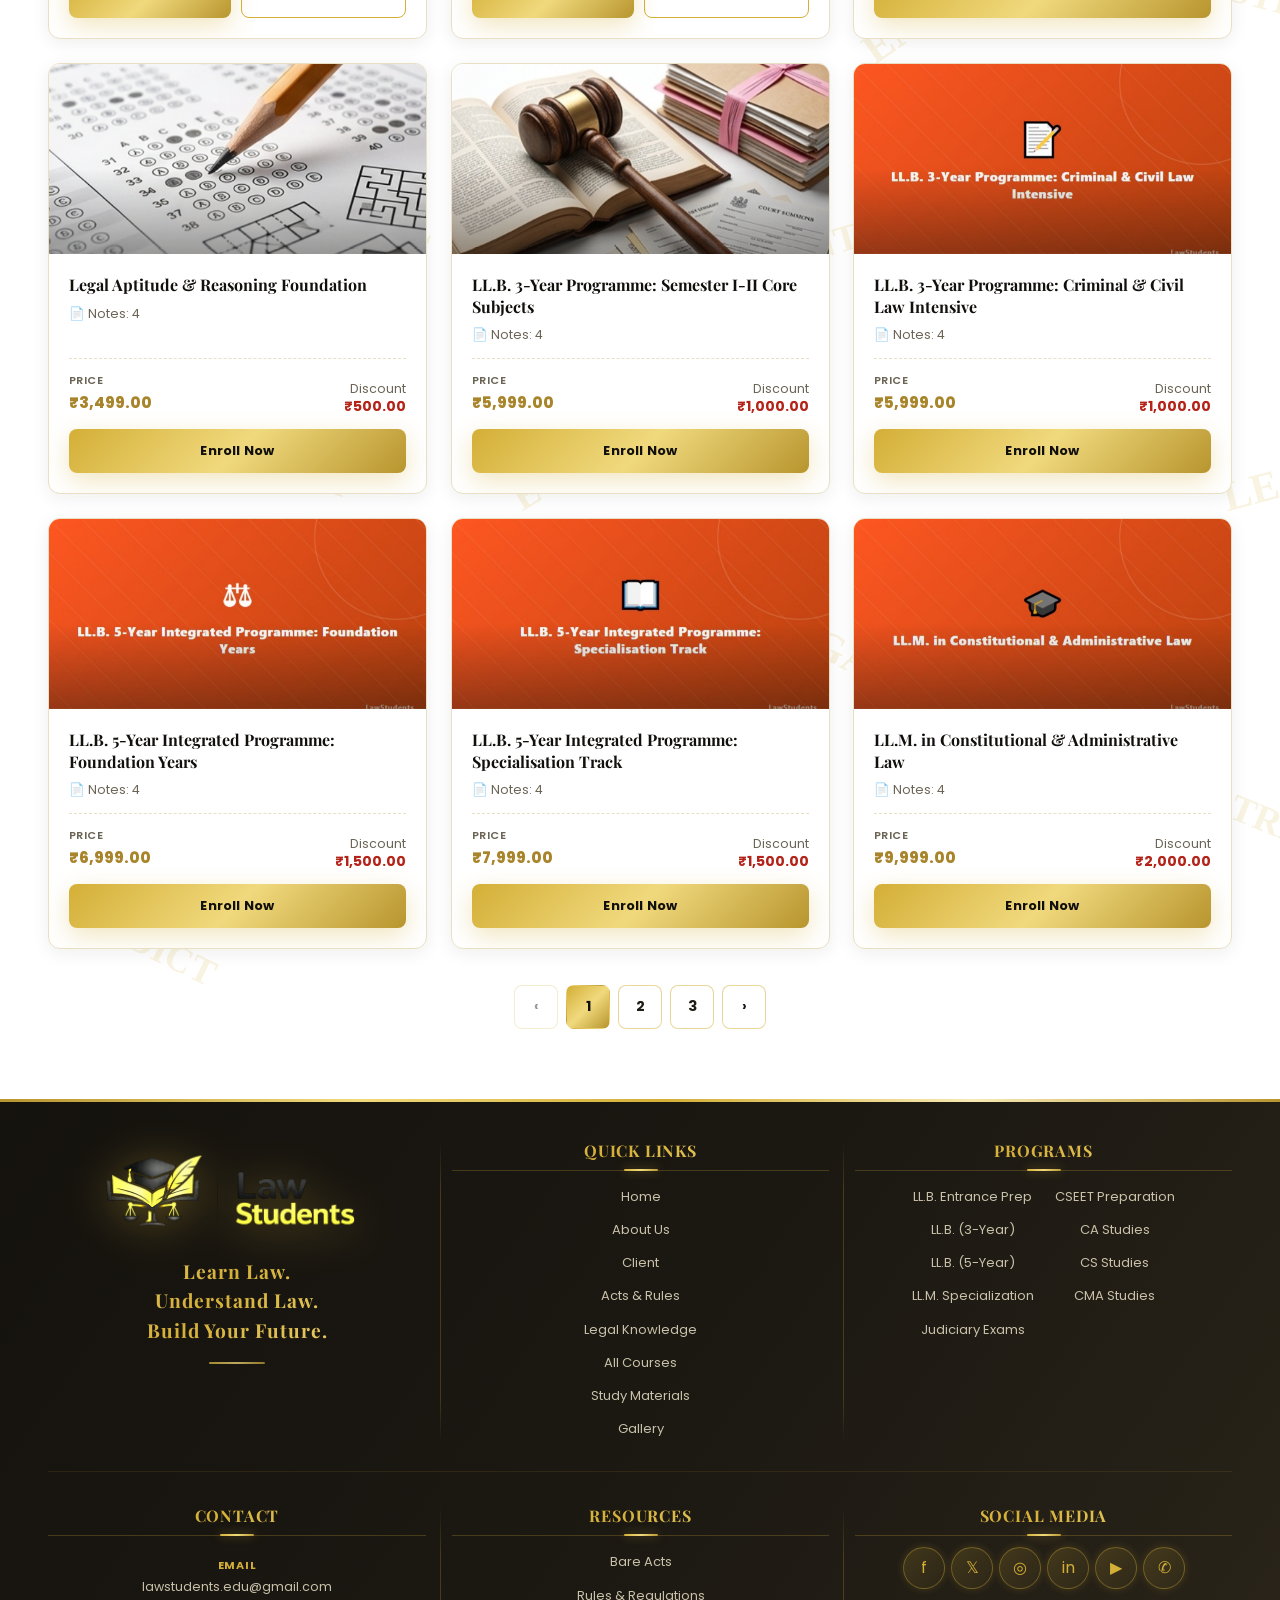
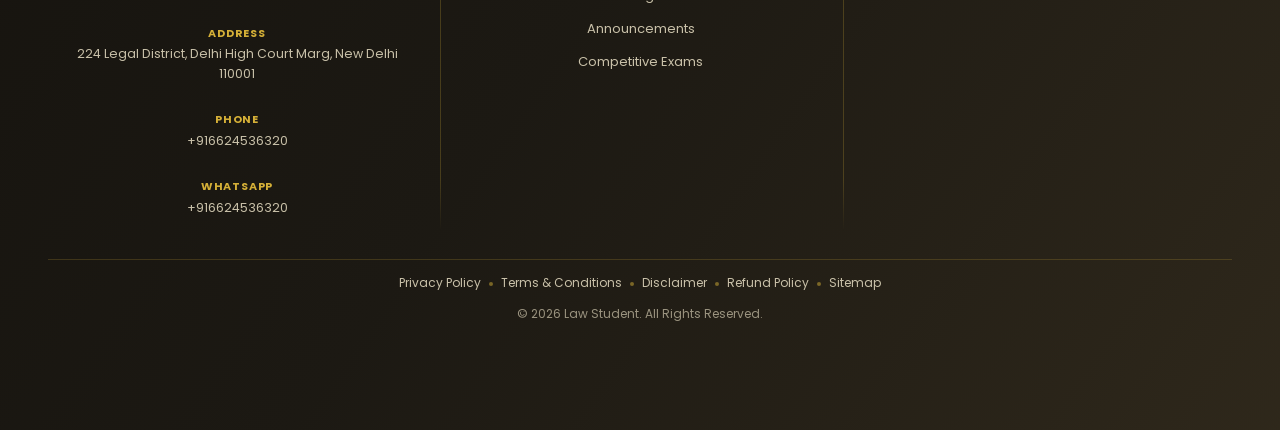
<file: course.html>
<!DOCTYPE html>
<html lang="en">
<head>
<meta charset="UTF-8">
<meta name="viewport" content="width=device-width, initial-scale=1.0">
<title>Courses — Law Students</title>
<meta name="description" content="Find law, judiciary, CSEET, CA, CS, CMA and English courses. Filter by category or search by keyword.">
<link rel="icon" href="images/logo11.png">
<link href="https://fonts.googleapis.com/css2?family=Playfair+Display:wght@500;600;700;800;900&family=Poppins:wght@300;400;500;600;700;800&display=swap" rel="stylesheet">
<link rel="stylesheet" href="css/site.css">
<link rel="stylesheet" href="css/inner.css">
<noscript><style>.se-pre-con{display:none!important}.reveal{opacity:1!important;transform:none!important}</style></noscript>
</head>
<body class="inner-page">

<!--===== PRELOADER STARTS =======-->
<div class="se-pre-con" id="preloader">
  <div class="preloader-icon">
    <div class="preloader-ring"></div>
    <div class="preloader-ring two"></div>
    <img src="images/preloader.svg" alt="Loading" loading="eager">
    <div class="preloader-text">Law Students</div>
  </div>
</div>
<!--===== PRELOADER ENDS =======-->

<a class="skip-link" href="#main">Skip to main content</a>

<!--===== NAVBAR (navbar.html) =======-->
<div data-include="navbar.html"><nav class="fallback-nav" aria-label="Main"><a href="index.html">Home</a><a href="about-us.html">About Us</a><a href="acts.html">Acts</a><a href="rules.html">Rules</a><a href="legal-knowledge.html">Legal Knowledge</a><a href="course.html">Courses</a><a href="copys.html">Free Notes</a><a href="clientele.html">Client</a><a href="govt-exams.html">Govt. Examination</a><a href="gallery.html">Gallery</a><a href="contact-us.html">Contact Us</a></nav></div>

<main id="main">
<section class="page-hero"><div class="wrap"><h1>Courses</h1><nav class="crumbs" aria-label="Breadcrumb"><a href="index.html">Home</a><span aria-hidden="true">›</span><span aria-current="page">Courses</span></nav></div></section>
<section class="section courses-section" id="courses"><div class="wrap" data-filter="cards">
  <div class="section-head reveal"><span class="eyebrow">Courses</span><h2 class="section-title">Find Your <span class="accent">Course</span></h2><p class="section-sub">Filter by category or search by keywords</p><div class="title-rule"></div></div>
  <div class="filter-bar">
    <div class="filter-field"><label id="lbl-cat">Course Category</label>
      <div class="dd"><button type="button" class="dd-btn" aria-haspopup="listbox" aria-expanded="false" aria-labelledby="lbl-cat" data-all-label="All Categories"><span class="dd-label">All Categories</span><span class="chev" aria-hidden="true">▾</span></button>
        <ul class="dd-menu" role="listbox" aria-labelledby="lbl-cat"><li role="option" data-value="all" aria-selected="true">All Courses</li><li role="option" data-value="32" data-depth="0" aria-selected="false">Tax Laws</li><li role="option" data-value="40" data-depth="0" aria-selected="false">Corporate Laws</li><li role="option" data-value="41" data-depth="0" aria-selected="false">Civil Laws</li><li role="option" data-value="39" data-depth="1" aria-selected="false">Civil Procedure Code</li><li role="option" data-value="42" data-depth="0" aria-selected="false">Indian Penal Code</li><li role="option" data-value="44" data-depth="0" aria-selected="false">LL.B. Entrance Examination</li><li role="option" data-value="45" data-depth="0" aria-selected="false">LL.B. - 3 Years</li><li role="option" data-value="46" data-depth="0" aria-selected="false">LL.B. - 5 Years</li><li role="option" data-value="47" data-depth="0" aria-selected="false">LL.M.</li><li role="option" data-value="48" data-depth="0" aria-selected="false">Judiciary Examination</li><li role="option" data-value="49" data-depth="0" aria-selected="false">CSEET</li><li role="option" data-value="50" data-depth="0" aria-selected="false">CA</li><li role="option" data-value="51" data-depth="0" aria-selected="false">CS</li><li role="option" data-value="52" data-depth="0" aria-selected="false">CMA</li><li role="option" data-value="53" data-depth="0" aria-selected="false">English Grammar</li><li role="option" data-value="54" data-depth="0" aria-selected="false">Spoken English</li></ul></div></div>
    <div class="filter-field field"><label for="quick-search">Quick Search</label><input type="search" id="quick-search" placeholder="Search courses..." autocomplete="off"></div>
  </div>
  <div class="course-grid"><article class="course-card" data-cat="32" data-search="income tax law: practice &amp; procedure tax laws"><div class="course-thumb"><img src="images/thumbnails/s0pVIlIP7uiruiggCwB1uwz1yh89SyCECOWLO8CI.png" alt="Income Tax Law: Practice &amp; Procedure" width="525" height="281" loading="lazy" decoding="async"></div><div class="course-body"><h3>Income Tax Law: Practice &amp; Procedure</h3><p class="course-note">📄 Notes: 1</p><div class="course-foot"><span class="course-price"><small>Price</small>₹4,000.00</span><span class="course-disc">Discount<strong>₹10.00</strong></span></div><div class="course-actions"><a class="btn btn-gold" href="contact-us.html">Enroll Now</a><a class="btn btn-line" href="files/brochures/JFSoMFqk1IiUtkV1TGUzSRZWVqkaKLWhm7O73SH4.pdf" target="_blank" rel="noopener">Brochure</a></div></div></article><article class="course-card" data-cat="40" data-search="corporate law &amp; company secretarial practice corporate laws"><div class="course-thumb"><img src="images/thumbnails/5noYnXD2kN0fXYN4KjaYEY1oLD4Yhs7bUxXMF7eG.png" alt="Corporate Law &amp; Company Secretarial Practice" width="524" height="283" loading="lazy" decoding="async"></div><div class="course-body"><h3>Corporate Law &amp; Company Secretarial Practice</h3><p class="course-note">📄 Notes: 1</p><div class="course-foot"><span class="course-price"><small>Price</small>₹2,000.00</span><span class="course-disc">Discount<strong>₹10.00</strong></span></div><div class="course-actions"><a class="btn btn-gold" href="contact-us.html">Enroll Now</a><a class="btn btn-line" href="files/brochures/J4ExzRmv38NN2lz4gME96ktIb6JOLcO5tI4d024k.pdf" target="_blank" rel="noopener">Brochure</a></div></div></article><article class="course-card" data-cat="41" data-search="civil law &amp; procedure fundamentals civil laws"><div class="course-thumb"><img src="images/thumbnails/NGosn6wDwdLErLzDGUAwHOXd0FgHPF025dQtZ2Xw.png" alt="Civil Law &amp; Procedure Fundamentals" width="526" height="280" loading="lazy" decoding="async"></div><div class="course-body"><h3>Civil Law &amp; Procedure Fundamentals</h3><p class="course-note">📄 Notes: 1</p><div class="course-foot"><span class="course-price"><small>Price</small>₹1,000.00</span><span class="course-disc">Discount<strong>₹10.00</strong></span></div><div class="course-actions"><a class="btn btn-gold" href="contact-us.html">Enroll Now</a><a class="btn btn-line" href="files/brochures/6ZSEy6QUlEBblTNSzRf82O8EUuBhY1l3VZrz1k16.pdf" target="_blank" rel="noopener">Brochure</a></div></div></article><article class="course-card" data-cat="39" data-search="civil procedure code (cpc): litigation practice civil procedure code"><div class="course-thumb"><img src="images/thumbnails/19f894681b409c7cbf52f5f97c384288572e0108.jpg" alt="Civil Procedure Code (CPC): Litigation Practice" width="524" height="283" loading="lazy" decoding="async"></div><div class="course-body"><h3>Civil Procedure Code (CPC): Litigation Practice</h3><p class="course-note">📄 Notes: 1</p><div class="course-foot"><span class="course-price"><small>Price</small>₹2,000.00</span><span class="course-disc">Discount<strong>₹10.00</strong></span></div><div class="course-actions"><a class="btn btn-gold" href="contact-us.html">Enroll Now</a><a class="btn btn-line" href="files/brochures/Ufg4xw1JfiCrOXBSnKK6TIVMbC3c5oos5VyrxRAw.pdf" target="_blank" rel="noopener">Brochure</a></div></div></article><article class="course-card" data-cat="42" data-search="criminal law: indian penal code (ipc) mastery indian penal code"><div class="course-thumb"><img src="images/thumbnails/sE2scnRokkmvHIBn8JBe6mvZ68b2aEq2lwIg5TdR.png" alt="Criminal Law: Indian Penal Code (IPC) Mastery" width="526" height="280" loading="lazy" decoding="async"></div><div class="course-body"><h3>Criminal Law: Indian Penal Code (IPC) Mastery</h3><p class="course-note">📄 Notes: 1</p><div class="course-foot"><span class="course-price"><small>Price</small>₹1,000.00</span><span class="course-disc">Discount<strong>₹12.00</strong></span></div><div class="course-actions"><a class="btn btn-gold" href="contact-us.html">Enroll Now</a><a class="btn btn-line" href="files/brochures/iH2vxNAqAQugyjKgbWfijv8Ft2AxXpAa5Ut3QjAx.pdf" target="_blank" rel="noopener">Brochure</a></div></div></article><article class="course-card" data-cat="44" data-search="clat &amp; ll.b. entrance crash course ll.b. entrance examination"><div class="course-thumb"><img src="images/thumbnails/O0a5s7KB99LCrNqFP9nyA0cVpuRwrhEiOuY9XVVX.png" alt="CLAT &amp; LL.B. Entrance Crash Course" width="522" height="278" loading="lazy" decoding="async"></div><div class="course-body"><h3>CLAT &amp; LL.B. Entrance Crash Course</h3><p class="course-note">📄 Notes: 4</p><div class="course-foot"><span class="course-price"><small>Price</small>₹4,999.00</span><span class="course-disc">Discount<strong>₹999.00</strong></span></div><div class="course-actions"><a class="btn btn-gold" href="contact-us.html">Enroll Now</a></div></div></article><article class="course-card" data-cat="44" data-search="legal aptitude &amp; reasoning foundation ll.b. entrance examination"><div class="course-thumb"><img src="images/thumbnails/C4n5IEjwS7CAdGdvnkLgQQbYr3NWM8iEp5V68wfh.png" alt="Legal Aptitude &amp; Reasoning Foundation" width="521" height="281" loading="lazy" decoding="async"></div><div class="course-body"><h3>Legal Aptitude &amp; Reasoning Foundation</h3><p class="course-note">📄 Notes: 4</p><div class="course-foot"><span class="course-price"><small>Price</small>₹3,499.00</span><span class="course-disc">Discount<strong>₹500.00</strong></span></div><div class="course-actions"><a class="btn btn-gold" href="contact-us.html">Enroll Now</a></div></div></article><article class="course-card" data-cat="45" data-search="ll.b. 3-year programme: semester i-ii core subjects ll.b. - 3 years"><div class="course-thumb"><img src="images/thumbnails/JSDm4xp17zxluwT4pjloTEgZtlWK9axfK4AxgkL4.jpg" alt="LL.B. 3-Year Programme: Semester I-II Core Subjects" width="524" height="283" loading="lazy" decoding="async"></div><div class="course-body"><h3>LL.B. 3-Year Programme: Semester I-II Core Subjects</h3><p class="course-note">📄 Notes: 4</p><div class="course-foot"><span class="course-price"><small>Price</small>₹5,999.00</span><span class="course-disc">Discount<strong>₹1,000.00</strong></span></div><div class="course-actions"><a class="btn btn-gold" href="contact-us.html">Enroll Now</a></div></div></article><article class="course-card" data-cat="45" data-search="ll.b. 3-year programme: criminal &amp; civil law intensive ll.b. - 3 years"><div class="course-thumb"><img src="images/thumbnails/Vi9Jm3sfpn4mijKqLtxPTACArDrWOdSWKaBdFT19.jpg" alt="LL.B. 3-Year Programme: Criminal &amp; Civil Law Intensive" width="640" height="360" loading="lazy" decoding="async"></div><div class="course-body"><h3>LL.B. 3-Year Programme: Criminal &amp; Civil Law Intensive</h3><p class="course-note">📄 Notes: 4</p><div class="course-foot"><span class="course-price"><small>Price</small>₹5,999.00</span><span class="course-disc">Discount<strong>₹1,000.00</strong></span></div><div class="course-actions"><a class="btn btn-gold" href="contact-us.html">Enroll Now</a></div></div></article><article class="course-card" data-cat="46" data-search="ll.b. 5-year integrated programme: foundation years ll.b. - 5 years"><div class="course-thumb"><img src="images/thumbnails/AbxDf5lLpLlVnNq3oupie3Eea4phrh0VWy0ydAsw.jpg" alt="LL.B. 5-Year Integrated Programme: Foundation Years" width="640" height="360" loading="lazy" decoding="async"></div><div class="course-body"><h3>LL.B. 5-Year Integrated Programme: Foundation Years</h3><p class="course-note">📄 Notes: 4</p><div class="course-foot"><span class="course-price"><small>Price</small>₹6,999.00</span><span class="course-disc">Discount<strong>₹1,500.00</strong></span></div><div class="course-actions"><a class="btn btn-gold" href="contact-us.html">Enroll Now</a></div></div></article><article class="course-card" data-cat="46" data-search="ll.b. 5-year integrated programme: specialisation track ll.b. - 5 years"><div class="course-thumb"><img src="images/thumbnails/UWTVEDTcEwnSdbcQEUPerVoR2spaHotk143K5ftl.jpg" alt="LL.B. 5-Year Integrated Programme: Specialisation Track" width="640" height="360" loading="lazy" decoding="async"></div><div class="course-body"><h3>LL.B. 5-Year Integrated Programme: Specialisation Track</h3><p class="course-note">📄 Notes: 4</p><div class="course-foot"><span class="course-price"><small>Price</small>₹7,999.00</span><span class="course-disc">Discount<strong>₹1,500.00</strong></span></div><div class="course-actions"><a class="btn btn-gold" href="contact-us.html">Enroll Now</a></div></div></article><article class="course-card" data-cat="47" data-search="ll.m. in constitutional &amp; administrative law ll.m."><div class="course-thumb"><img src="images/thumbnails/JkzYUcL24nC3HOClgo4p5ooi507l2ACiDZb8KjiV.jpg" alt="LL.M. in Constitutional &amp; Administrative Law" width="640" height="360" loading="lazy" decoding="async"></div><div class="course-body"><h3>LL.M. in Constitutional &amp; Administrative Law</h3><p class="course-note">📄 Notes: 4</p><div class="course-foot"><span class="course-price"><small>Price</small>₹9,999.00</span><span class="course-disc">Discount<strong>₹2,000.00</strong></span></div><div class="course-actions"><a class="btn btn-gold" href="contact-us.html">Enroll Now</a></div></div></article><article class="course-card" data-cat="47" data-search="ll.m. in criminal law &amp; criminology ll.m."><div class="course-thumb"><img src="images/thumbnails/KUqj850jWl9r70joQeBKjsmYxXGbmrOQIGrroQq4.jpg" alt="LL.M. in Criminal Law &amp; Criminology" width="640" height="360" loading="lazy" decoding="async"></div><div class="course-body"><h3>LL.M. in Criminal Law &amp; Criminology</h3><p class="course-note">📄 Notes: 4</p><div class="course-foot"><span class="course-price"><small>Price</small>₹9,999.00</span><span class="course-disc">Discount<strong>₹2,000.00</strong></span></div><div class="course-actions"><a class="btn btn-gold" href="contact-us.html">Enroll Now</a></div></div></article><article class="course-card" data-cat="48" data-search="judicial services pre &amp; mains preparation judiciary examination"><div class="course-thumb"><img src="images/thumbnails/ekBQCdoyuSDopHbn7KwhoFaepAn14tgPUejjCzGn.jpg" alt="Judicial Services Pre &amp; Mains Preparation" width="640" height="360" loading="lazy" decoding="async"></div><div class="course-body"><h3>Judicial Services Pre &amp; Mains Preparation</h3><p class="course-note">📄 Notes: 4</p><div class="course-foot"><span class="course-price"><small>Price</small>₹8,999.00</span><span class="course-disc">Discount<strong>₹1,500.00</strong></span></div><div class="course-actions"><a class="btn btn-gold" href="contact-us.html">Enroll Now</a></div></div></article><article class="course-card" data-cat="48" data-search="judgment writing &amp; civil judge interview prep judiciary examination"><div class="course-thumb"><img src="images/thumbnails/yzrOVqMQFNrvCkawwXIUrjXn0SXW39vGQT43EWv0.jpg" alt="Judgment Writing &amp; Civil Judge Interview Prep" width="640" height="360" loading="lazy" decoding="async"></div><div class="course-body"><h3>Judgment Writing &amp; Civil Judge Interview Prep</h3><p class="course-note">📄 Notes: 4</p><div class="course-foot"><span class="course-price"><small>Price</small>₹4,999.00</span><span class="course-disc">Discount<strong>₹500.00</strong></span></div><div class="course-actions"><a class="btn btn-gold" href="contact-us.html">Enroll Now</a></div></div></article><article class="course-card" data-cat="49" data-search="cseet foundation course cseet"><div class="course-thumb"><img src="images/thumbnails/2XKqTaOWaS427CsH2Iqt6HPVoyt9z1wFdUzY7aaH.jpg" alt="CSEET Foundation Course" width="640" height="360" loading="lazy" decoding="async"></div><div class="course-body"><h3>CSEET Foundation Course</h3><p class="course-note">📄 Notes: 4</p><div class="course-foot"><span class="course-price"><small>Price</small>₹3,999.00</span><span class="course-disc">Discount<strong>₹500.00</strong></span></div><div class="course-actions"><a class="btn btn-gold" href="contact-us.html">Enroll Now</a></div></div></article><article class="course-card" data-cat="49" data-search="cseet quantitative aptitude &amp; business environment cseet"><div class="course-thumb"><img src="images/thumbnails/U3uPDhUl7Ddf0d7ooaBaA3g3TtZKqsY9ZfzaMv5y.jpg" alt="CSEET Quantitative Aptitude &amp; Business Environment" width="640" height="360" loading="lazy" decoding="async"></div><div class="course-body"><h3>CSEET Quantitative Aptitude &amp; Business Environment</h3><p class="course-note">📄 Notes: 4</p><div class="course-foot"><span class="course-price"><small>Price</small>₹2,499.00</span><span class="course-disc">Discount<strong>₹300.00</strong></span></div><div class="course-actions"><a class="btn btn-gold" href="contact-us.html">Enroll Now</a></div></div></article><article class="course-card" data-cat="50" data-search="ca foundation: accounting &amp; business laws ca"><div class="course-thumb"><img src="images/thumbnails/jiSz8KiYNcM0zU4mYwo40xdm0RElicgx2MbKbBOr.jpg" alt="CA Foundation: Accounting &amp; Business Laws" width="640" height="360" loading="lazy" decoding="async"></div><div class="course-body"><h3>CA Foundation: Accounting &amp; Business Laws</h3><p class="course-note">📄 Notes: 4</p><div class="course-foot"><span class="course-price"><small>Price</small>₹5,499.00</span><span class="course-disc">Discount<strong>₹800.00</strong></span></div><div class="course-actions"><a class="btn btn-gold" href="contact-us.html">Enroll Now</a></div></div></article><article class="course-card" data-cat="50" data-search="ca intermediate: taxation &amp; corporate law ca"><div class="course-thumb"><img src="images/thumbnails/OE0v7Ps31j3a17scZ99iOS2IMLM0Zhdyd0QNABp1.jpg" alt="CA Intermediate: Taxation &amp; Corporate Law" width="640" height="360" loading="lazy" decoding="async"></div><div class="course-body"><h3>CA Intermediate: Taxation &amp; Corporate Law</h3><p class="course-note">📄 Notes: 4</p><div class="course-foot"><span class="course-price"><small>Price</small>₹7,499.00</span><span class="course-disc">Discount<strong>₹1,000.00</strong></span></div><div class="course-actions"><a class="btn btn-gold" href="contact-us.html">Enroll Now</a></div></div></article><article class="course-card" data-cat="51" data-search="cs executive: company law &amp; governance cs"><div class="course-thumb"><img src="images/thumbnails/XScuSp2eXX6kwF3jf4spuA6Esi9LsDc6gmYLXHJX.jpg" alt="CS Executive: Company Law &amp; Governance" width="640" height="360" loading="lazy" decoding="async"></div><div class="course-body"><h3>CS Executive: Company Law &amp; Governance</h3><p class="course-note">📄 Notes: 4</p><div class="course-foot"><span class="course-price"><small>Price</small>₹6,499.00</span><span class="course-disc">Discount<strong>₹900.00</strong></span></div><div class="course-actions"><a class="btn btn-gold" href="contact-us.html">Enroll Now</a></div></div></article><article class="course-card" data-cat="51" data-search="cs professional: secretarial audit &amp; compliance cs"><div class="course-thumb"><img src="images/thumbnails/n3CvP2uQc8NIOjJuX1QPea1N7FFYobwUoVt0lvYE.jpg" alt="CS Professional: Secretarial Audit &amp; Compliance" width="640" height="360" loading="lazy" decoding="async"></div><div class="course-body"><h3>CS Professional: Secretarial Audit &amp; Compliance</h3><p class="course-note">📄 Notes: 4</p><div class="course-foot"><span class="course-price"><small>Price</small>₹7,999.00</span><span class="course-disc">Discount<strong>₹1,200.00</strong></span></div><div class="course-actions"><a class="btn btn-gold" href="contact-us.html">Enroll Now</a></div></div></article><article class="course-card" data-cat="52" data-search="cma foundation: cost &amp; management accounting cma"><div class="course-thumb"><img src="images/thumbnails/2YtWhyiyJQkdb1y4LqsPpzBpHN7UBWzGAS5pS6WH.jpg" alt="CMA Foundation: Cost &amp; Management Accounting" width="640" height="360" loading="lazy" decoding="async"></div><div class="course-body"><h3>CMA Foundation: Cost &amp; Management Accounting</h3><p class="course-note">📄 Notes: 4</p><div class="course-foot"><span class="course-price"><small>Price</small>₹5,499.00</span><span class="course-disc">Discount<strong>₹800.00</strong></span></div><div class="course-actions"><a class="btn btn-gold" href="contact-us.html">Enroll Now</a></div></div></article><article class="course-card" data-cat="52" data-search="cma intermediate: financial management cma"><div class="course-thumb"><img src="images/thumbnails/E0YuCwfvU9m6RzNVrbmyaJtoGwzyhfV14PB2OsYb.jpg" alt="CMA Intermediate: Financial Management" width="640" height="360" loading="lazy" decoding="async"></div><div class="course-body"><h3>CMA Intermediate: Financial Management</h3><p class="course-note">📄 Notes: 4</p><div class="course-foot"><span class="course-price"><small>Price</small>₹7,499.00</span><span class="course-disc">Discount<strong>₹1,000.00</strong></span></div><div class="course-actions"><a class="btn btn-gold" href="contact-us.html">Enroll Now</a></div></div></article><article class="course-card" data-cat="53" data-search="english grammar mastery for legal professionals english grammar"><div class="course-thumb"><img src="images/thumbnails/iWC18fmtD0ABZ0GLa5Vvg398HpKx4Blk5VoKX1pF.jpg" alt="English Grammar Mastery for Legal Professionals" width="640" height="360" loading="lazy" decoding="async"></div><div class="course-body"><h3>English Grammar Mastery for Legal Professionals</h3><p class="course-note">📄 Notes: 4</p><div class="course-foot"><span class="course-price"><small>Price</small>₹1,999.00</span><span class="course-disc">Discount<strong>₹300.00</strong></span></div><div class="course-actions"><a class="btn btn-gold" href="contact-us.html">Enroll Now</a></div></div></article><article class="course-card" data-cat="54" data-search="spoken english &amp; courtroom communication spoken english"><div class="course-thumb"><img src="images/thumbnails/5NUFhuvugDcqDzpfAG1CE9ktWxVe9OPB1d7ORKVQ.jpg" alt="Spoken English &amp; Courtroom Communication" width="640" height="360" loading="lazy" decoding="async"></div><div class="course-body"><h3>Spoken English &amp; Courtroom Communication</h3><p class="course-note">📄 Notes: 4</p><div class="course-foot"><span class="course-price"><small>Price</small>₹1,999.00</span><span class="course-disc">Discount<strong>₹300.00</strong></span></div><div class="course-actions"><a class="btn btn-gold" href="contact-us.html">Enroll Now</a></div></div></article></div>
  <p class="res-none" hidden>No courses match your search. Try another keyword or category.</p>
  <ul class="pager" aria-label="Course pages" hidden></ul>
</div></section>
</main>

<!--===== FOOTER (footer.html) =======-->
<div data-include="footer.html"><p class="fallback-foot">© 2026 Law Student. All Rights Reserved.</p></div>

<script src="js/inner.js"></script>
</body>
</html>
</file>
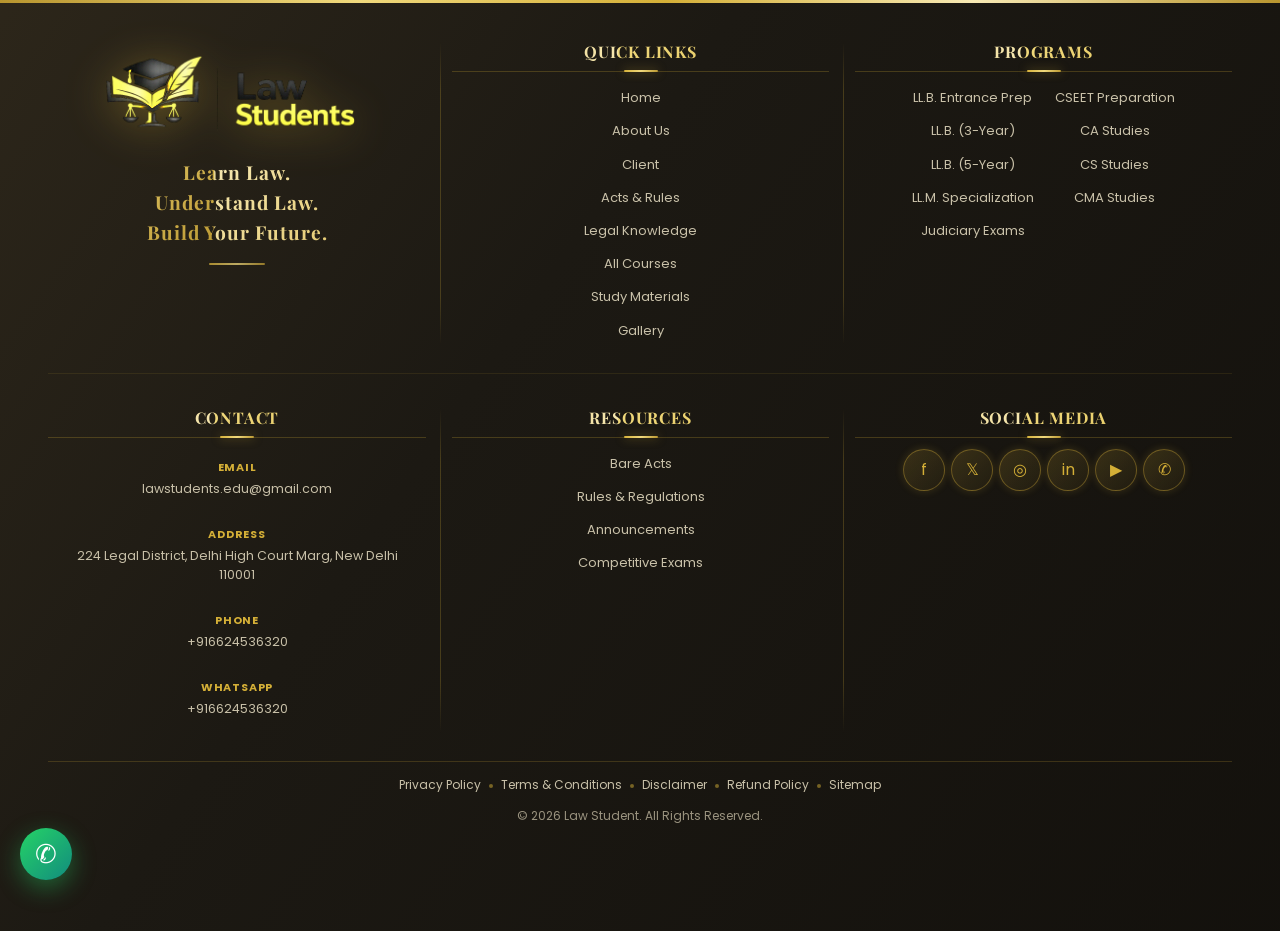
<file: footer.html>
<!DOCTYPE html>
<html lang="en">
<head>
<meta charset="UTF-8">
<meta name="viewport" content="width=device-width, initial-scale=1.0">
<title>Law Students Footer</title>
<link rel="icon" href="images/logo11.png">
<link href="https://fonts.googleapis.com/css2?family=Playfair+Display:wght@500;600;700;800;900&family=Poppins:wght@300;400;500;600;700;800&display=swap" rel="stylesheet">
<link rel="stylesheet" href="css/site.css">
<link rel="stylesheet" href="css/inner.css">
</head>
<body class="inner-page">

<!--===== FOOTER STARTS =======-->
<footer class="site-footer">
  <div class="wrap">
    <div class="footer-grid">
      <div class="footer-col footer-logo">
        <img src="images/logo-full.png" alt="Law Students" loading="lazy" decoding="async">
        <p class="footer-tag">Learn Law.<br>Understand Law.<br>Build Your Future.</p>
      </div>
      <div class="footer-col">
        <h4>Quick Links</h4>
        <ul>
          <li><a href="index.html">Home</a></li>
          <li><a href="about-us.html">About Us</a></li>
          <li><a href="clientele.html">Client</a></li>
          <li><a href="acts.html">Acts &amp; Rules</a></li>
          <li><a href="legal-knowledge.html">Legal Knowledge</a></li>
          <li><a href="course.html">All Courses</a></li>
          <li><a href="copys.html">Study Materials</a></li>
          <li><a href="gallery.html">Gallery</a></li>
        </ul>
      </div>
      <div class="footer-col">
        <h4>Programs</h4>
        <ul>
          <li><a href="course.html?cat=44">LL.B. Entrance Prep</a></li>
          <li><a href="course.html?cat=45">LL.B. (3-Year)</a></li>
          <li><a href="course.html?cat=46">LL.B. (5-Year)</a></li>
          <li><a href="course.html?cat=47">LL.M. Specialization</a></li>
          <li><a href="course.html?cat=48">Judiciary Exams</a></li>
          <li><a href="course.html?cat=49">CSEET Preparation</a></li>
          <li><a href="course.html?cat=50">CA Studies</a></li>
          <li><a href="course.html?cat=51">CS Studies</a></li>
          <li><a href="course.html?cat=52">CMA Studies</a></li>
        </ul>
      </div>
    </div>
    <div class="footer-grid">
      <div class="footer-col">
        <h4>Contact</h4>
        <div class="footer-contact-item"><div><h6>Email</h6><p>lawstudents.edu@gmail.com</p></div></div>
        <div class="footer-contact-item"><div><h6>Address</h6><p>224 Legal District, Delhi High Court Marg, New Delhi 110001</p></div></div>
        <div class="footer-contact-item"><div><h6>Phone</h6><p>+916624536320</p></div></div>
        <div class="footer-contact-item"><div><h6>WhatsApp</h6><p>+916624536320</p></div></div>
      </div>
      <div class="footer-col">
        <h4>Resources</h4>
        <ul>
          <li><a href="acts.html">Bare Acts</a></li>
          <li><a href="rules.html">Rules &amp; Regulations</a></li>
          <li><a href="#">Announcements</a></li>
          <li><a href="govt-exams.html">Competitive Exams</a></li>
        </ul>
      </div>
      <div class="footer-col">
        <h4>Social Media</h4>
        <div class="social-row">
          <a href="#" title="Facebook">f</a>
          <a href="#" title="Twitter">𝕏</a>
          <a href="#" title="Instagram">◎</a>
          <a href="#" title="LinkedIn">in</a>
          <a href="#" title="YouTube">▶</a>
          <a href="https://wa.me/916624536320" title="WhatsApp">✆</a>
        </div>
      </div>
    </div>
    <div class="footer-bottom">
      <div class="footer-links">
        <a href="#">Privacy Policy</a><span class="sep">|</span>
        <a href="#">Terms &amp; Conditions</a><span class="sep">|</span>
        <a href="#">Disclaimer</a><span class="sep">|</span>
        <a href="#">Refund Policy</a><span class="sep">|</span>
        <a href="#">Sitemap</a>
      </div>
      <div class="copyright">© 2026 Law Student. All Rights Reserved.</div>
    </div>
  </div>
</footer>
<!--===== FOOTER ENDS =======-->

<!--===== SCROLL PROGRESS =======-->
<div class="progress-wrap" id="progressWrap">
  <svg class="progress-circle svg-content" width="100%" height="100%" viewBox="-1 -1 102 102">
    <path d="M50,1 a49,49 0 0,1 0,98 a49,49 0 0,1 0,-98" id="progressPath"/>
  </svg>
</div>

<a href="https://wa.me/916624536320" class="wa-float" title="WhatsApp Us" aria-label="WhatsApp" target="_blank" rel="noopener">✆</a>

</body>
</html>
</file>
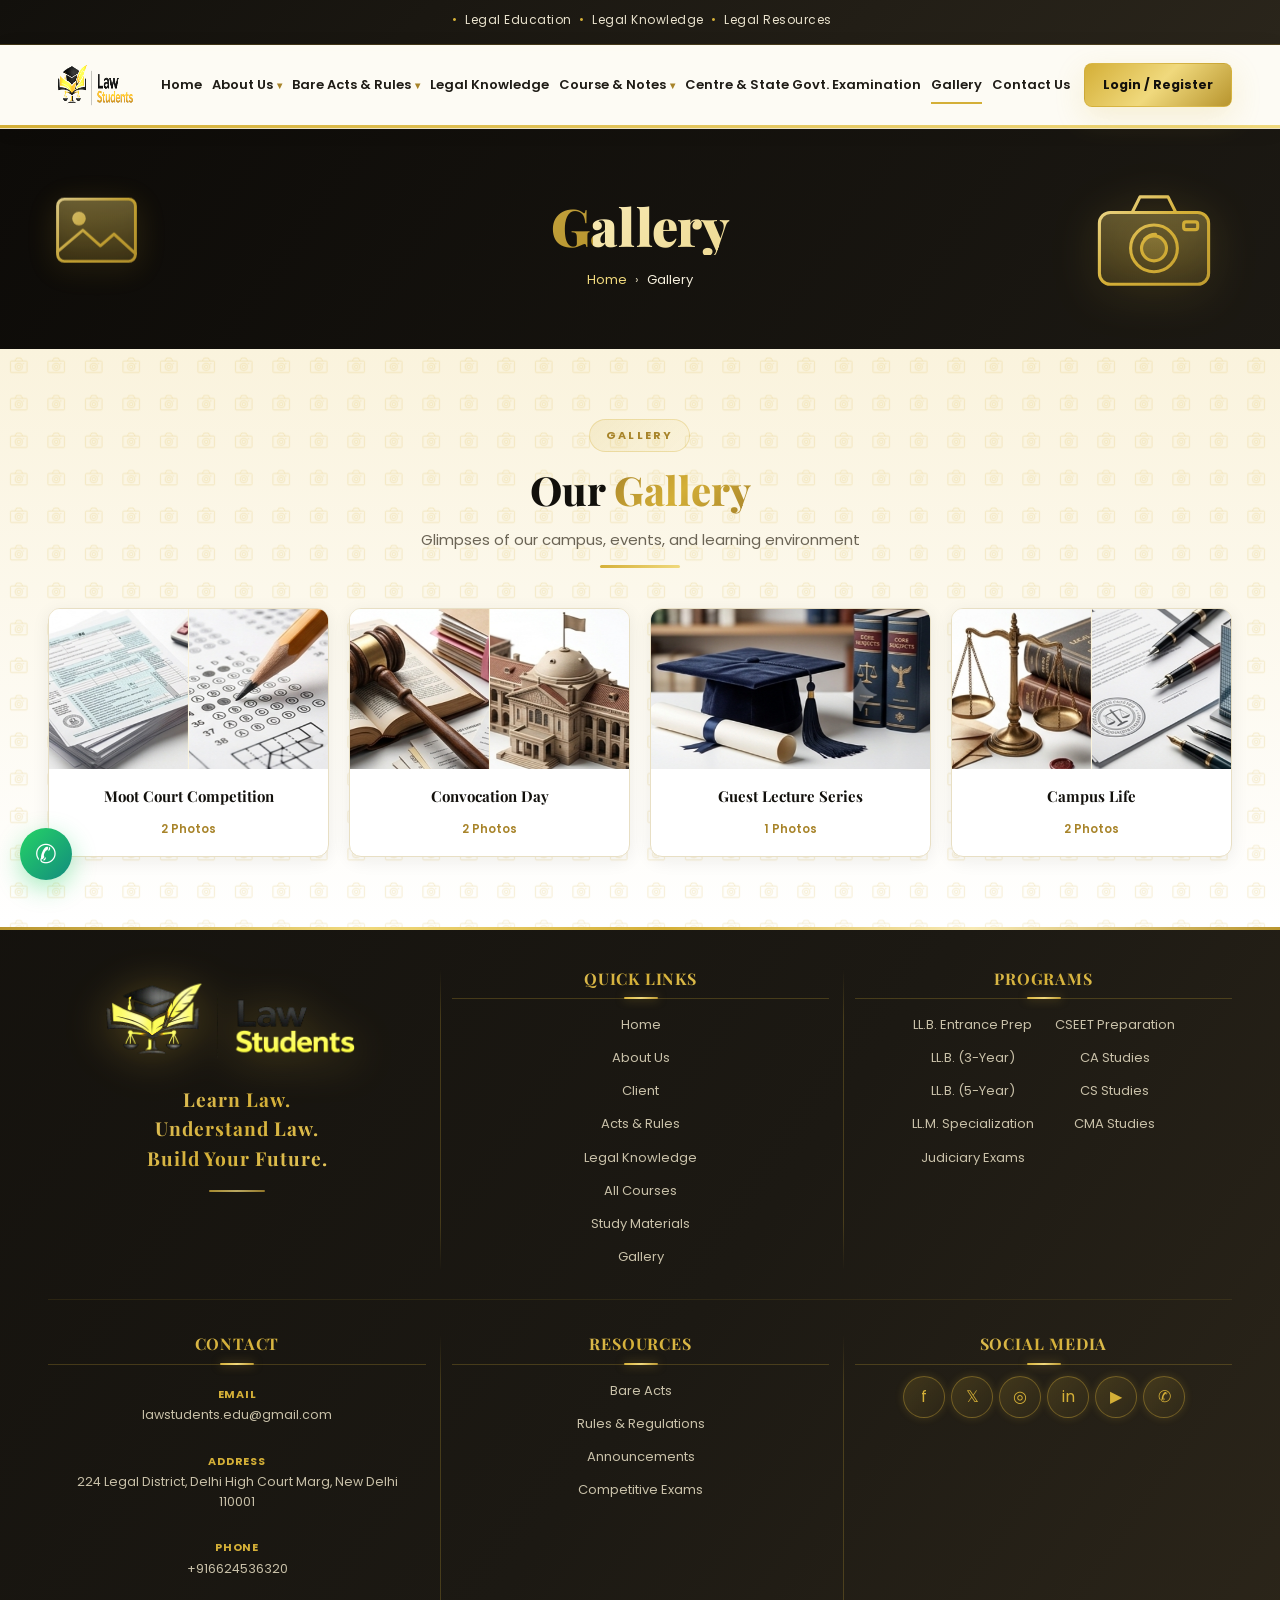
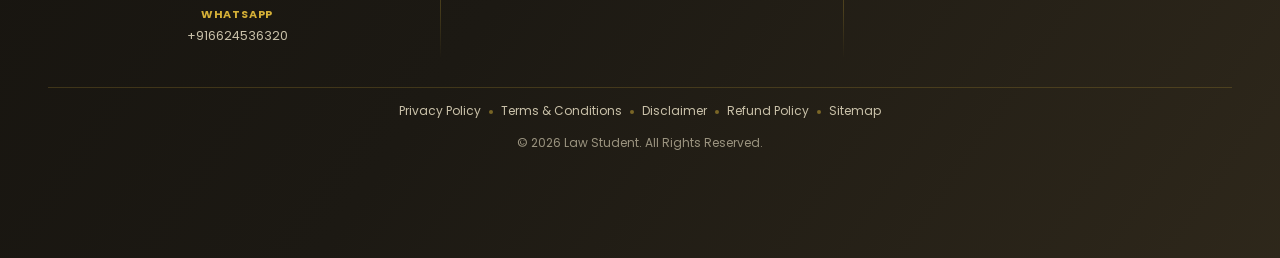
<file: gallery.html>
<!DOCTYPE html>
<html lang="en">
<head>
<meta charset="UTF-8">
<meta name="viewport" content="width=device-width, initial-scale=1.0">
<title>Gallery — Law Students</title>
<meta name="description" content="Photos from Law Students events, campus life and guest lectures.">
<link rel="icon" href="images/logo11.png">
<link href="https://fonts.googleapis.com/css2?family=Playfair+Display:wght@500;600;700;800;900&family=Poppins:wght@300;400;500;600;700;800&display=swap" rel="stylesheet">
<link rel="stylesheet" href="css/site.css">
<link rel="stylesheet" href="css/inner.css">
<noscript><style>.se-pre-con{display:none!important}.reveal{opacity:1!important;transform:none!important}</style></noscript>
</head>
<body class="inner-page">

<!--===== PRELOADER STARTS =======-->
<div class="se-pre-con" id="preloader">
  <div class="preloader-icon">
    <div class="preloader-ring"></div>
    <div class="preloader-ring two"></div>
    <img src="images/preloader.svg" alt="Loading" loading="eager">
    <div class="preloader-text">Law Students</div>
  </div>
</div>
<!--===== PRELOADER ENDS =======-->

<a class="skip-link" href="#main">Skip to main content</a>

<!--===== NAVBAR (navbar.html) =======-->
<div data-include="navbar.html"><nav class="fallback-nav" aria-label="Main"><a href="index.html">Home</a><a href="about-us.html">About Us</a><a href="acts.html">Acts</a><a href="rules.html">Rules</a><a href="legal-knowledge.html">Legal Knowledge</a><a href="course.html">Courses</a><a href="copys.html">Free Notes</a><a href="clientele.html">Client</a><a href="govt-exams.html">Govt. Examination</a><a href="gallery.html">Gallery</a><a href="contact-us.html">Contact Us</a></nav></div>

<main id="main">
<section class="page-hero"><div class="wrap"><h1>Gallery</h1><nav class="crumbs" aria-label="Breadcrumb"><a href="index.html">Home</a><span aria-hidden="true">›</span><span aria-current="page">Gallery</span></nav></div></section>
<section class="section gallery-section" id="gallery"><div class="wrap">
  <div class="section-head reveal"><span class="eyebrow">Gallery</span><h2 class="section-title">Our <span class="accent">Gallery</span></h2><p class="section-sub">Glimpses of our campus, events, and learning environment</p><div class="title-rule"></div></div>
  <div class="gallery-grid"><a href="images/gallery/us3O6BA22ohiDVAzCnO1EnqTgjI7Pu4ttquQ0o0C.png" class="album reveal" data-d="1" data-title="Moot Court Competition" data-imgs="images/gallery/us3O6BA22ohiDVAzCnO1EnqTgjI7Pu4ttquQ0o0C.png|images/gallery/ejEVn51Qol76Avh6BFFKm7D9lU1YgH3N01z0SaVe.png"><div class="album-imgs"><img src="images/gallery/us3O6BA22ohiDVAzCnO1EnqTgjI7Pu4ttquQ0o0C.png" alt="Moot Court Competition" width="522" height="278" loading="lazy" decoding="async"><img src="images/gallery/ejEVn51Qol76Avh6BFFKm7D9lU1YgH3N01z0SaVe.png" alt="Moot Court Competition" width="521" height="281" loading="lazy" decoding="async"></div><div class="album-body"><h4>Moot Court Competition</h4><span>2 Photos</span></div></a><a href="images/gallery/tsHYuSfPT7Tsm59P3lXTQcodmgYHWv5jPVDdfhKH.png" class="album reveal" data-d="2" data-title="Convocation Day" data-imgs="images/gallery/tsHYuSfPT7Tsm59P3lXTQcodmgYHWv5jPVDdfhKH.png|images/gallery/XPWCP7Y9CZ2d6aZ1jc079Tw0t2LFQHQfpQuVF9eg.png"><div class="album-imgs"><img src="images/gallery/tsHYuSfPT7Tsm59P3lXTQcodmgYHWv5jPVDdfhKH.png" alt="Convocation Day" width="524" height="283" loading="lazy" decoding="async"><img src="images/gallery/XPWCP7Y9CZ2d6aZ1jc079Tw0t2LFQHQfpQuVF9eg.png" alt="Convocation Day" width="525" height="281" loading="lazy" decoding="async"></div><div class="album-body"><h4>Convocation Day</h4><span>2 Photos</span></div></a><a href="images/gallery/y9OHs3YvWux37YbeUAPm0vWqeyz1Kx2BSFw0Yvlo.png" class="album reveal" data-d="3" data-title="Guest Lecture Series" data-imgs="images/gallery/y9OHs3YvWux37YbeUAPm0vWqeyz1Kx2BSFw0Yvlo.png"><div class="album-imgs single"><img src="images/gallery/y9OHs3YvWux37YbeUAPm0vWqeyz1Kx2BSFw0Yvlo.png" alt="Guest Lecture Series" width="476" height="257" loading="lazy" decoding="async"></div><div class="album-body"><h4>Guest Lecture Series</h4><span>1 Photos</span></div></a><a href="images/gallery/29YOMtAPwd2bF26ifRxRngwF5yTA6HttnLE0NTMW.png" class="album reveal" data-d="4" data-title="Campus Life" data-imgs="images/gallery/29YOMtAPwd2bF26ifRxRngwF5yTA6HttnLE0NTMW.png|images/gallery/nKXhkLFZ3dTmhorqS2N3fk31Y7JSg8FSWyIuHUeW.png"><div class="album-imgs"><img src="images/gallery/29YOMtAPwd2bF26ifRxRngwF5yTA6HttnLE0NTMW.png" alt="Campus Life" width="523" height="281" loading="lazy" decoding="async"><img src="images/gallery/nKXhkLFZ3dTmhorqS2N3fk31Y7JSg8FSWyIuHUeW.png" alt="Campus Life" width="525" height="281" loading="lazy" decoding="async"></div><div class="album-body"><h4>Campus Life</h4><span>2 Photos</span></div></a></div>
</div></section>
<div class="lightbox" id="lightbox" role="dialog" aria-modal="true" aria-label="Photo viewer" aria-hidden="true">
  <button type="button" class="lb-btn lb-close" aria-label="Close">×</button>
  <button type="button" class="lb-btn lb-prev" aria-label="Previous photo">‹</button>
  <img alt="">
  <button type="button" class="lb-btn lb-next" aria-label="Next photo">›</button>
  <p class="lb-cap"></p>
</div>
</main>

<!--===== FOOTER (footer.html) =======-->
<div data-include="footer.html"><p class="fallback-foot">© 2026 Law Student. All Rights Reserved.</p></div>

<script src="js/inner.js"></script>
</body>
</html>
</file>
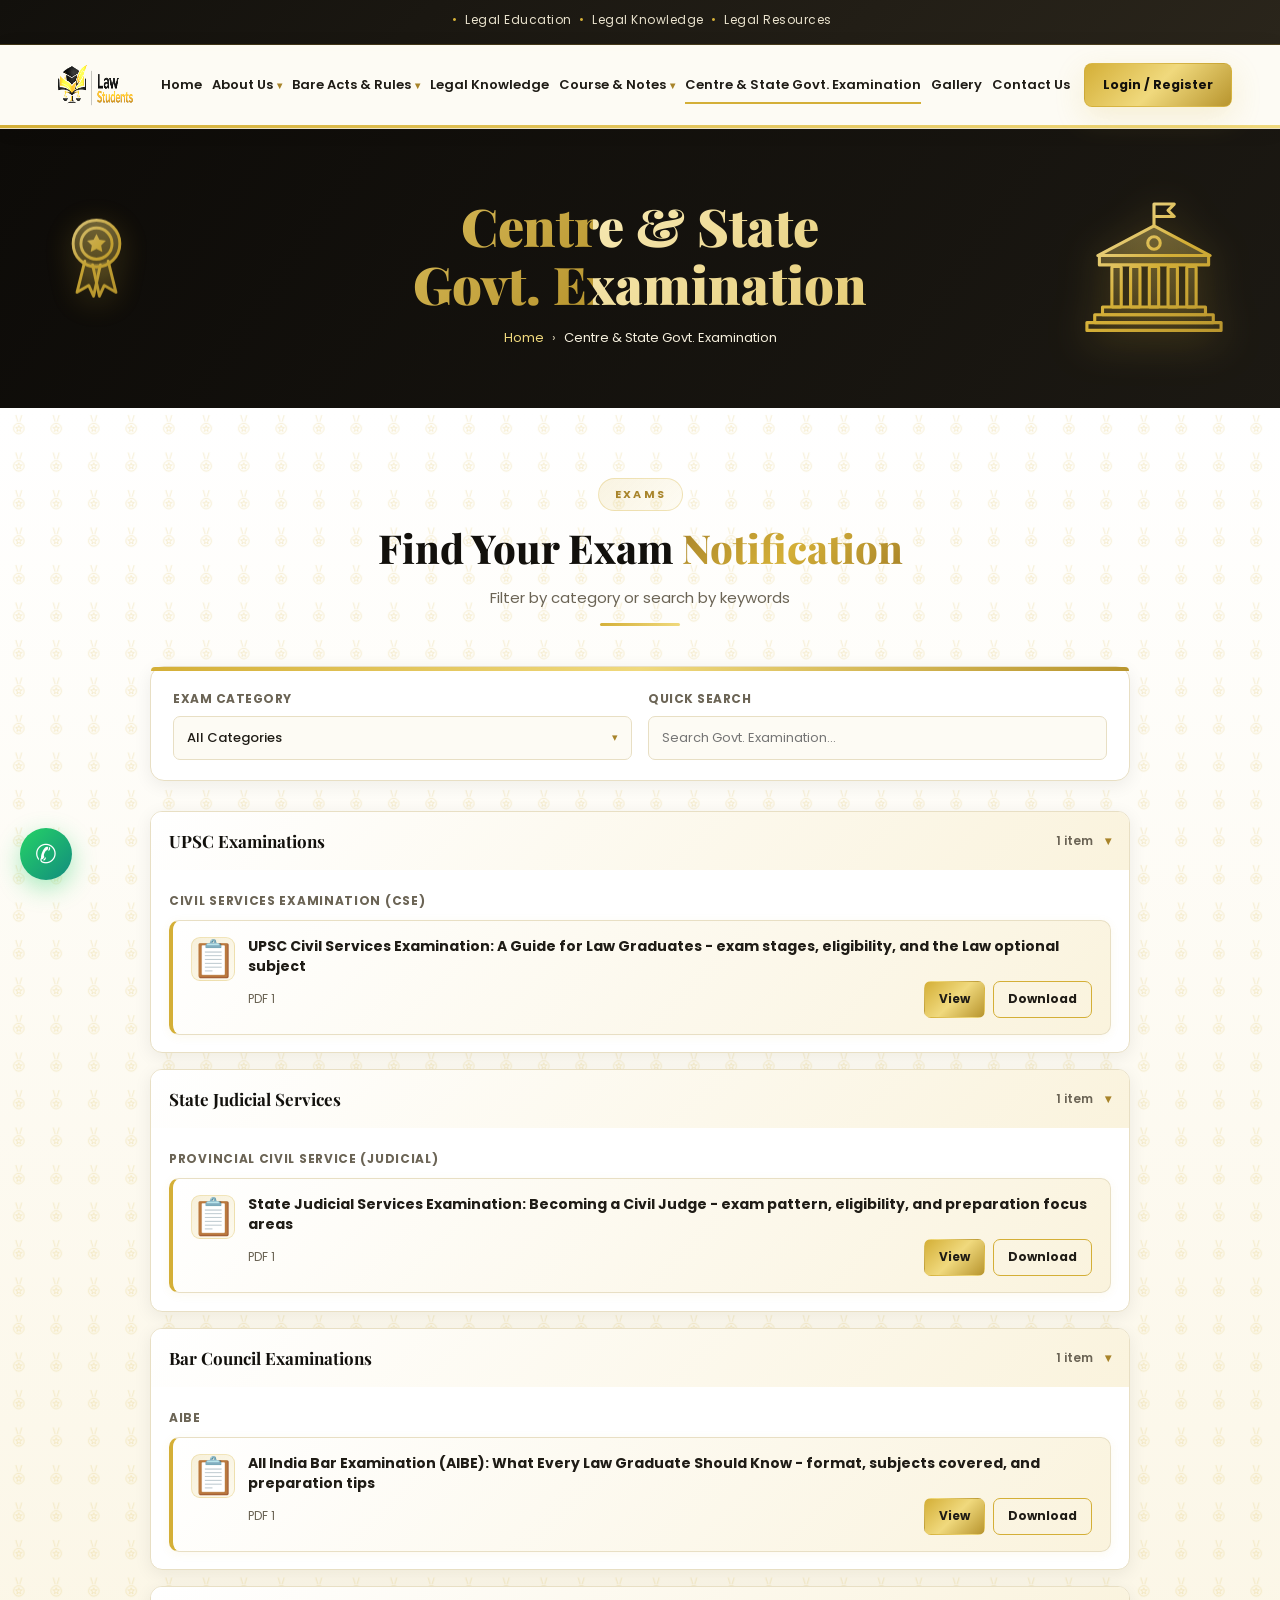
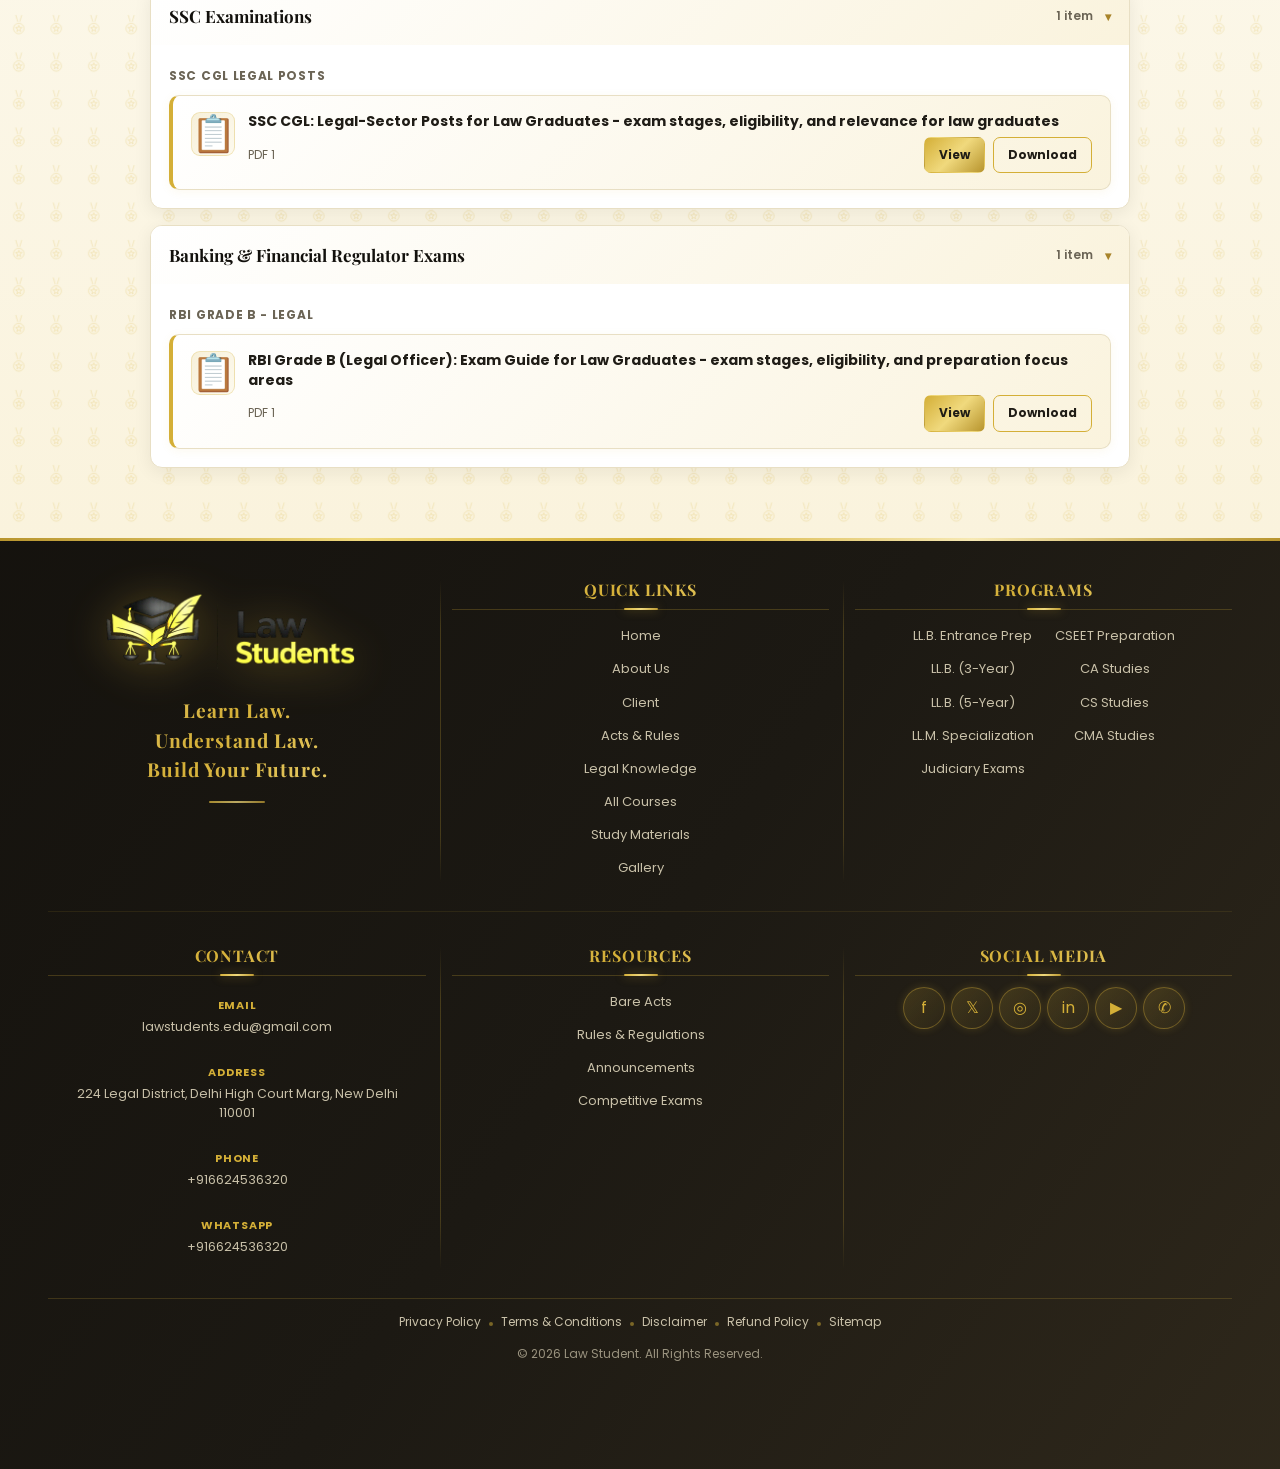
<file: govt-exams.html>
<!DOCTYPE html>
<html lang="en">
<head>
<meta charset="UTF-8">
<meta name="viewport" content="width=device-width, initial-scale=1.0">
<title>Centre &amp; State Govt. Examination — Law Students</title>
<meta name="description" content="Exam guides and notifications for UPSC, judicial services, Bar Council, SSC and banking and regulator exams.">
<link rel="icon" href="images/logo11.png">
<link href="https://fonts.googleapis.com/css2?family=Playfair+Display:wght@500;600;700;800;900&family=Poppins:wght@300;400;500;600;700;800&display=swap" rel="stylesheet">
<link rel="stylesheet" href="css/site.css">
<link rel="stylesheet" href="css/inner.css">
<noscript><style>.se-pre-con{display:none!important}.reveal{opacity:1!important;transform:none!important}</style></noscript>
</head>
<body class="inner-page">

<!--===== PRELOADER STARTS =======-->
<div class="se-pre-con" id="preloader">
  <div class="preloader-icon">
    <div class="preloader-ring"></div>
    <div class="preloader-ring two"></div>
    <img src="images/preloader.svg" alt="Loading" loading="eager">
    <div class="preloader-text">Law Students</div>
  </div>
</div>
<!--===== PRELOADER ENDS =======-->

<a class="skip-link" href="#main">Skip to main content</a>

<!--===== NAVBAR (navbar.html) =======-->
<div data-include="navbar.html"><nav class="fallback-nav" aria-label="Main"><a href="index.html">Home</a><a href="about-us.html">About Us</a><a href="acts.html">Acts</a><a href="rules.html">Rules</a><a href="legal-knowledge.html">Legal Knowledge</a><a href="course.html">Courses</a><a href="copys.html">Free Notes</a><a href="clientele.html">Client</a><a href="govt-exams.html">Govt. Examination</a><a href="gallery.html">Gallery</a><a href="contact-us.html">Contact Us</a></nav></div>

<main id="main">
<section class="page-hero"><div class="wrap"><h1>Centre &amp; State Govt. Examination</h1><nav class="crumbs" aria-label="Breadcrumb"><a href="index.html">Home</a><span aria-hidden="true">›</span><span aria-current="page">Centre &amp; State Govt. Examination</span></nav></div></section>
<section class="section exams-section" id="exams"><div class="wrap" data-filter="list">
  <div class="section-head reveal"><span class="eyebrow">Exams</span><h2 class="section-title">Find Your Exam <span class="accent">Notification</span></h2><p class="section-sub">Filter by category or search by keywords</p><div class="title-rule"></div></div>
  <div class="filter-bar">
    <div class="filter-field"><label id="lbl-cat">Exam Category</label>
      <div class="dd"><button type="button" class="dd-btn" aria-haspopup="listbox" aria-expanded="false" aria-labelledby="lbl-cat" data-all-label="All Categories"><span class="dd-label">All Categories</span><span class="chev" aria-hidden="true">▾</span></button>
        <ul class="dd-menu" role="listbox" aria-labelledby="lbl-cat"><li role="option" data-value="all" aria-selected="true">All Notifications</li><li role="option" data-value="1" aria-selected="false">UPSC Examinations</li><li role="option" data-value="2" aria-selected="false">State Judicial Services</li><li role="option" data-value="3" aria-selected="false">Bar Council Examinations</li><li role="option" data-value="4" aria-selected="false">SSC Examinations</li><li role="option" data-value="5" aria-selected="false">Banking &amp; Financial Regulator Exams</li></ul></div></div>
    <div class="filter-field field"><label for="quick-search">Quick Search</label><input type="search" id="quick-search" placeholder="Search Govt. Examination..." autocomplete="off"></div>
  </div>
  <div class="res-list"><article class="res-cat" data-cat="1"><button type="button" class="res-cat-head" aria-expanded="true" aria-controls="cat-govt-exams-1"><span>UPSC Examinations</span><span class="count">1 item</span><span class="chev" aria-hidden="true">▾</span></button><div class="res-cat-body" id="cat-govt-exams-1"><div class="res-sub"><h3>Civil Services Examination (CSE)</h3><div class="res-grid"><div class="list-card" data-search="upsc civil services examination: a guide for law graduates - exam stages, eligibility, and the law optional subject upsc examinations civil services examination (cse)"><div class="list-icon" aria-hidden="true">📋</div><div class="list-body"><h4>UPSC Civil Services Examination: A Guide for Law Graduates - exam stages, eligibility, and the Law optional subject</h4><div class="list-meta"><span class="pdf">PDF 1</span><span class="res-actions"><a class="primary" href="files/govt-exams/765c1d171d151aa361d85eb16ce48a374f0f_upsc-cse-guide.pdf" target="_blank" rel="noopener">View</a><a href="https://law.norloxsolutionscrm.com/auth/google">Download</a></span></div></div></div></div></div></div></article><article class="res-cat" data-cat="2"><button type="button" class="res-cat-head" aria-expanded="true" aria-controls="cat-govt-exams-2"><span>State Judicial Services</span><span class="count">1 item</span><span class="chev" aria-hidden="true">▾</span></button><div class="res-cat-body" id="cat-govt-exams-2"><div class="res-sub"><h3>Provincial Civil Service (Judicial)</h3><div class="res-grid"><div class="list-card" data-search="state judicial services examination: becoming a civil judge - exam pattern, eligibility, and preparation focus areas state judicial services provincial civil service (judicial)"><div class="list-icon" aria-hidden="true">📋</div><div class="list-body"><h4>State Judicial Services Examination: Becoming a Civil Judge - exam pattern, eligibility, and preparation focus areas</h4><div class="list-meta"><span class="pdf">PDF 1</span><span class="res-actions"><a class="primary" href="files/govt-exams/dc965d5d084e1219f1db5034da6da27b15dd_judicial-services-guide.pdf" target="_blank" rel="noopener">View</a><a href="https://law.norloxsolutionscrm.com/auth/google">Download</a></span></div></div></div></div></div></div></article><article class="res-cat" data-cat="3"><button type="button" class="res-cat-head" aria-expanded="true" aria-controls="cat-govt-exams-3"><span>Bar Council Examinations</span><span class="count">1 item</span><span class="chev" aria-hidden="true">▾</span></button><div class="res-cat-body" id="cat-govt-exams-3"><div class="res-sub"><h3>AIBE</h3><div class="res-grid"><div class="list-card" data-search="all india bar examination (aibe): what every law graduate should know - format, subjects covered, and preparation tips bar council examinations aibe"><div class="list-icon" aria-hidden="true">📋</div><div class="list-body"><h4>All India Bar Examination (AIBE): What Every Law Graduate Should Know - format, subjects covered, and preparation tips</h4><div class="list-meta"><span class="pdf">PDF 1</span><span class="res-actions"><a class="primary" href="files/govt-exams/c6c9db7d7a2d2009f35df314abedc22a322a_aibe-guide.pdf" target="_blank" rel="noopener">View</a><a href="https://law.norloxsolutionscrm.com/auth/google">Download</a></span></div></div></div></div></div></div></article><article class="res-cat" data-cat="4"><button type="button" class="res-cat-head" aria-expanded="true" aria-controls="cat-govt-exams-4"><span>SSC Examinations</span><span class="count">1 item</span><span class="chev" aria-hidden="true">▾</span></button><div class="res-cat-body" id="cat-govt-exams-4"><div class="res-sub"><h3>SSC CGL Legal Posts</h3><div class="res-grid"><div class="list-card" data-search="ssc cgl: legal-sector posts for law graduates - exam stages, eligibility, and relevance for law graduates ssc examinations ssc cgl legal posts"><div class="list-icon" aria-hidden="true">📋</div><div class="list-body"><h4>SSC CGL: Legal-Sector Posts for Law Graduates - exam stages, eligibility, and relevance for law graduates</h4><div class="list-meta"><span class="pdf">PDF 1</span><span class="res-actions"><a class="primary" href="files/govt-exams/beae624e97645561f04578c372a70da80e6e_ssc-cgl-legal-guide.pdf" target="_blank" rel="noopener">View</a><a href="https://law.norloxsolutionscrm.com/auth/google">Download</a></span></div></div></div></div></div></div></article><article class="res-cat" data-cat="5"><button type="button" class="res-cat-head" aria-expanded="true" aria-controls="cat-govt-exams-5"><span>Banking &amp; Financial Regulator Exams</span><span class="count">1 item</span><span class="chev" aria-hidden="true">▾</span></button><div class="res-cat-body" id="cat-govt-exams-5"><div class="res-sub"><h3>RBI Grade B - Legal</h3><div class="res-grid"><div class="list-card" data-search="rbi grade b (legal officer): exam guide for law graduates - exam stages, eligibility, and preparation focus areas banking &amp; financial regulator exams rbi grade b - legal"><div class="list-icon" aria-hidden="true">📋</div><div class="list-body"><h4>RBI Grade B (Legal Officer): Exam Guide for Law Graduates - exam stages, eligibility, and preparation focus areas</h4><div class="list-meta"><span class="pdf">PDF 1</span><span class="res-actions"><a class="primary" href="files/govt-exams/a2eff63dac99dd3d8142dccb6d478a4554ed_rbi-grade-b-legal-guide.pdf" target="_blank" rel="noopener">View</a><a href="https://law.norloxsolutionscrm.com/auth/google">Download</a></span></div></div></div></div></div></div></article></div>
  <p class="res-none" hidden>No notifications match your search. Try another keyword or category.</p>
</div></section>
</main>

<!--===== FOOTER (footer.html) =======-->
<div data-include="footer.html"><p class="fallback-foot">© 2026 Law Student. All Rights Reserved.</p></div>

<script src="js/inner.js"></script>
</body>
</html>
</file>
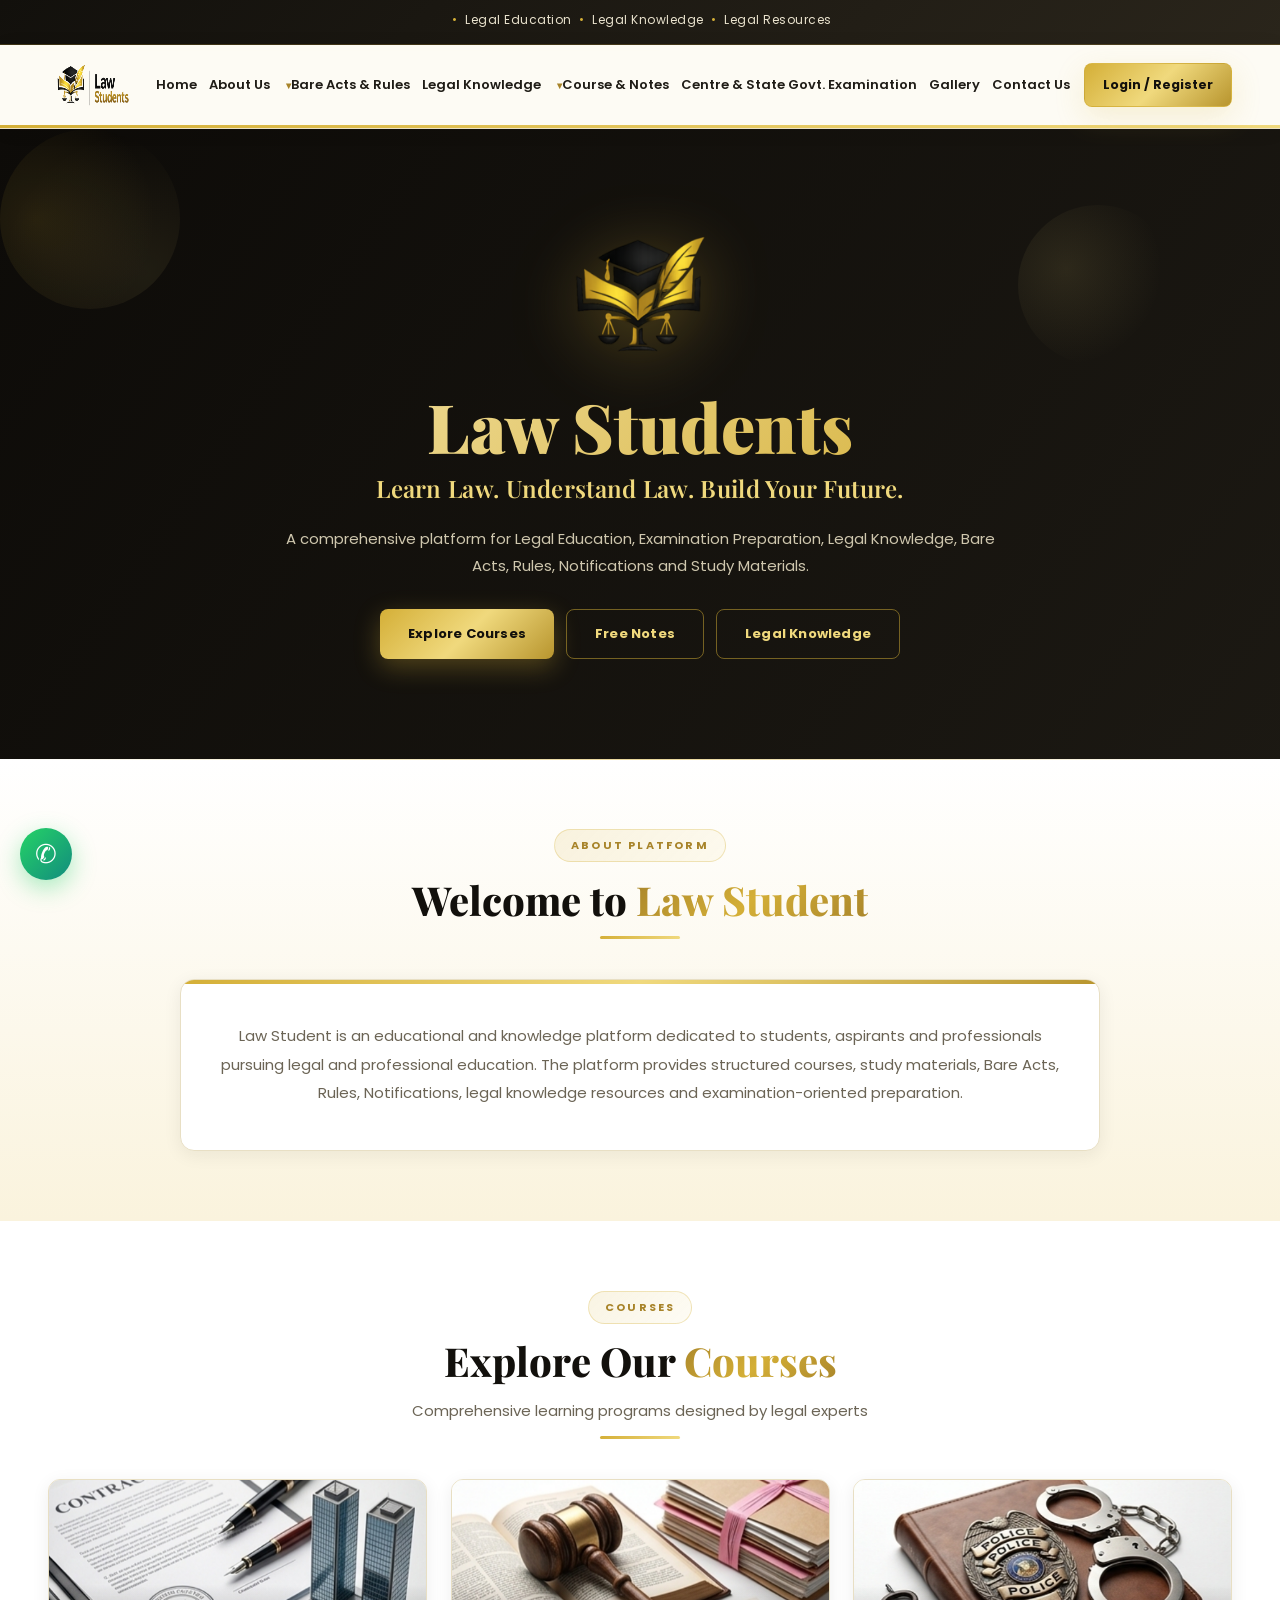
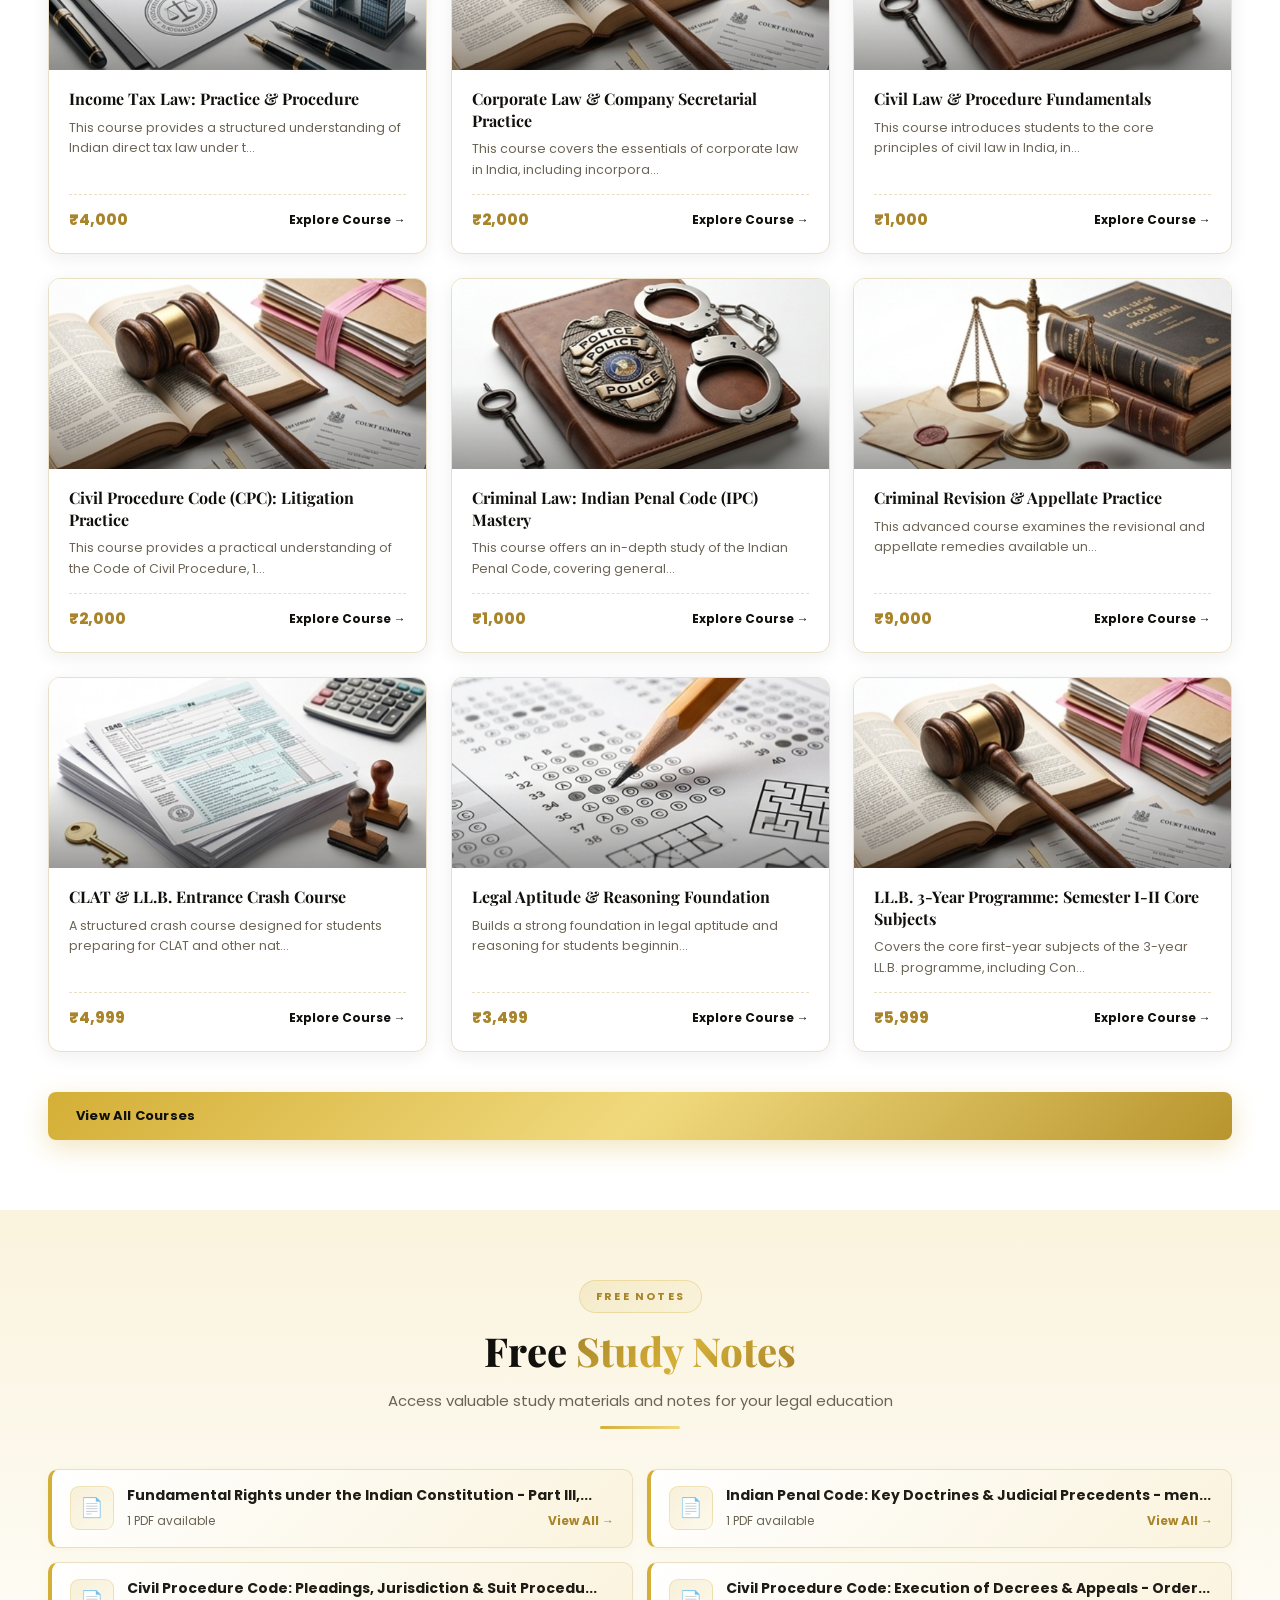
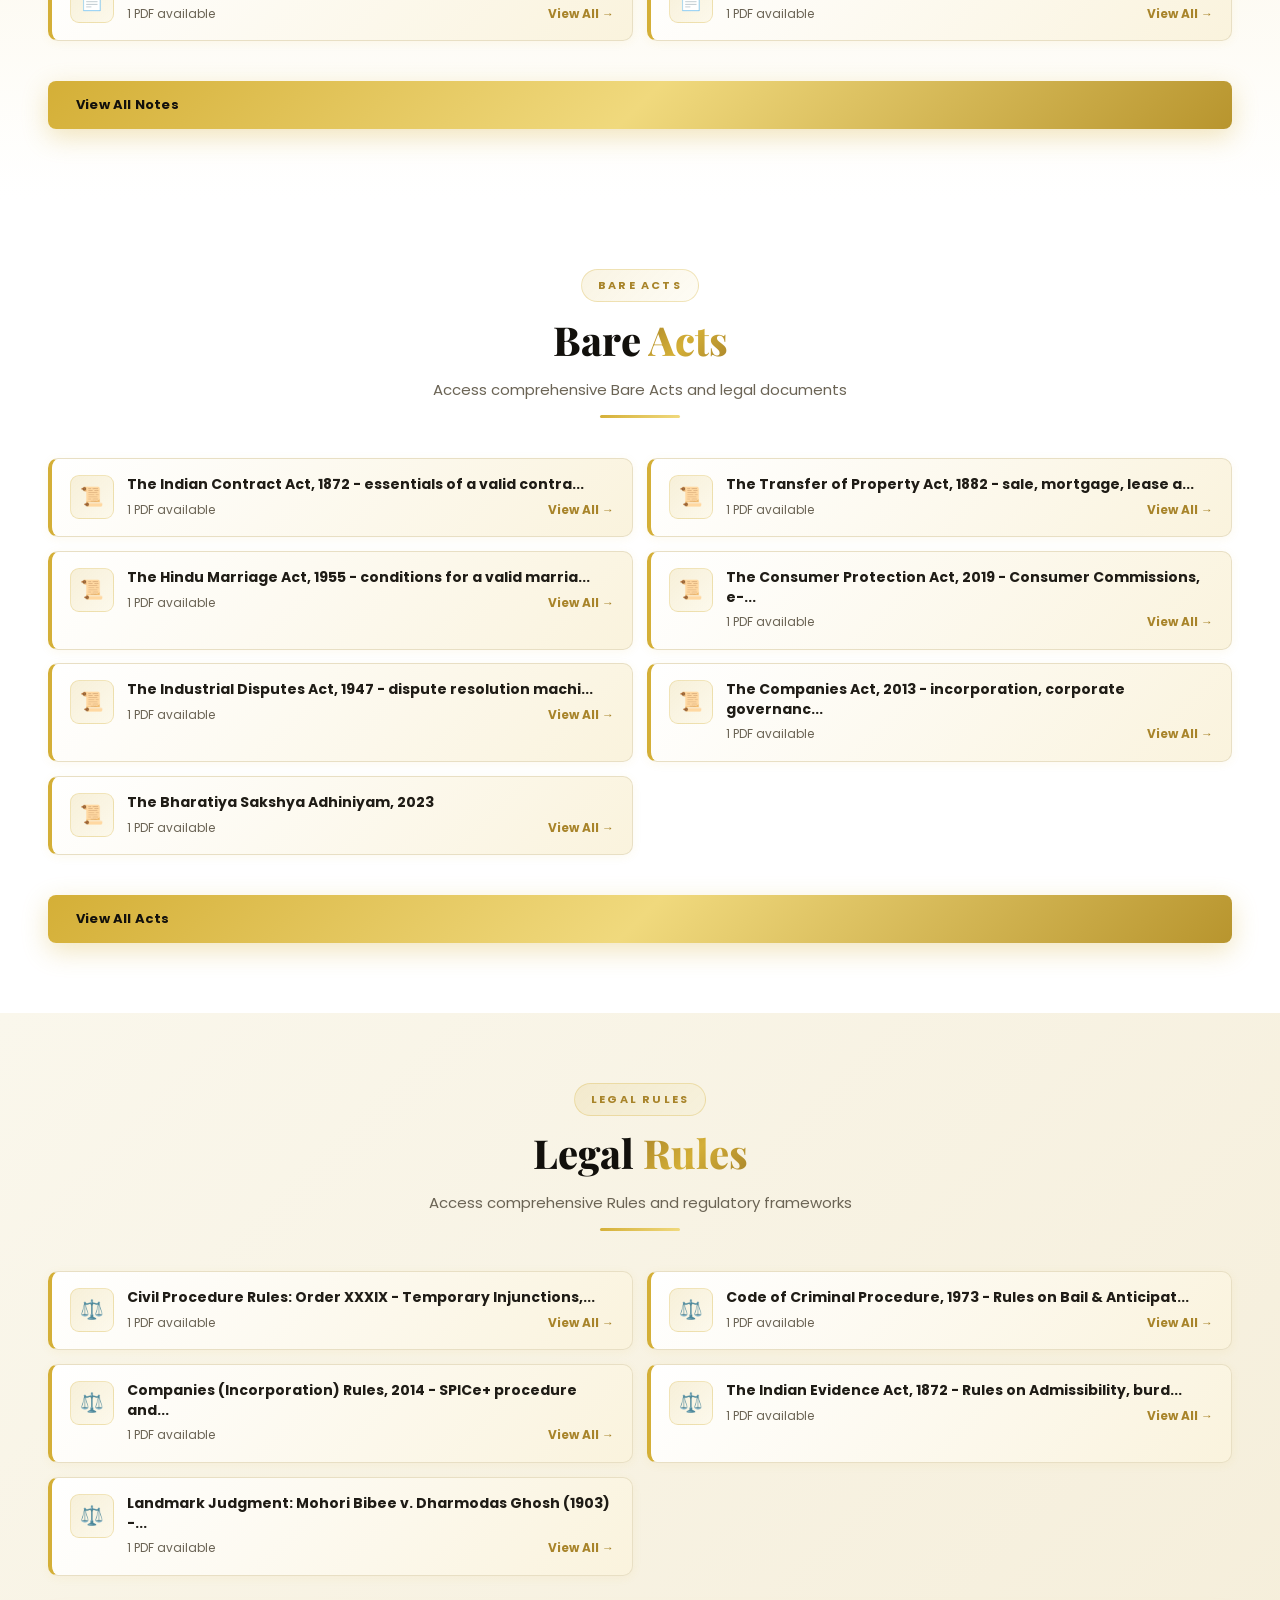
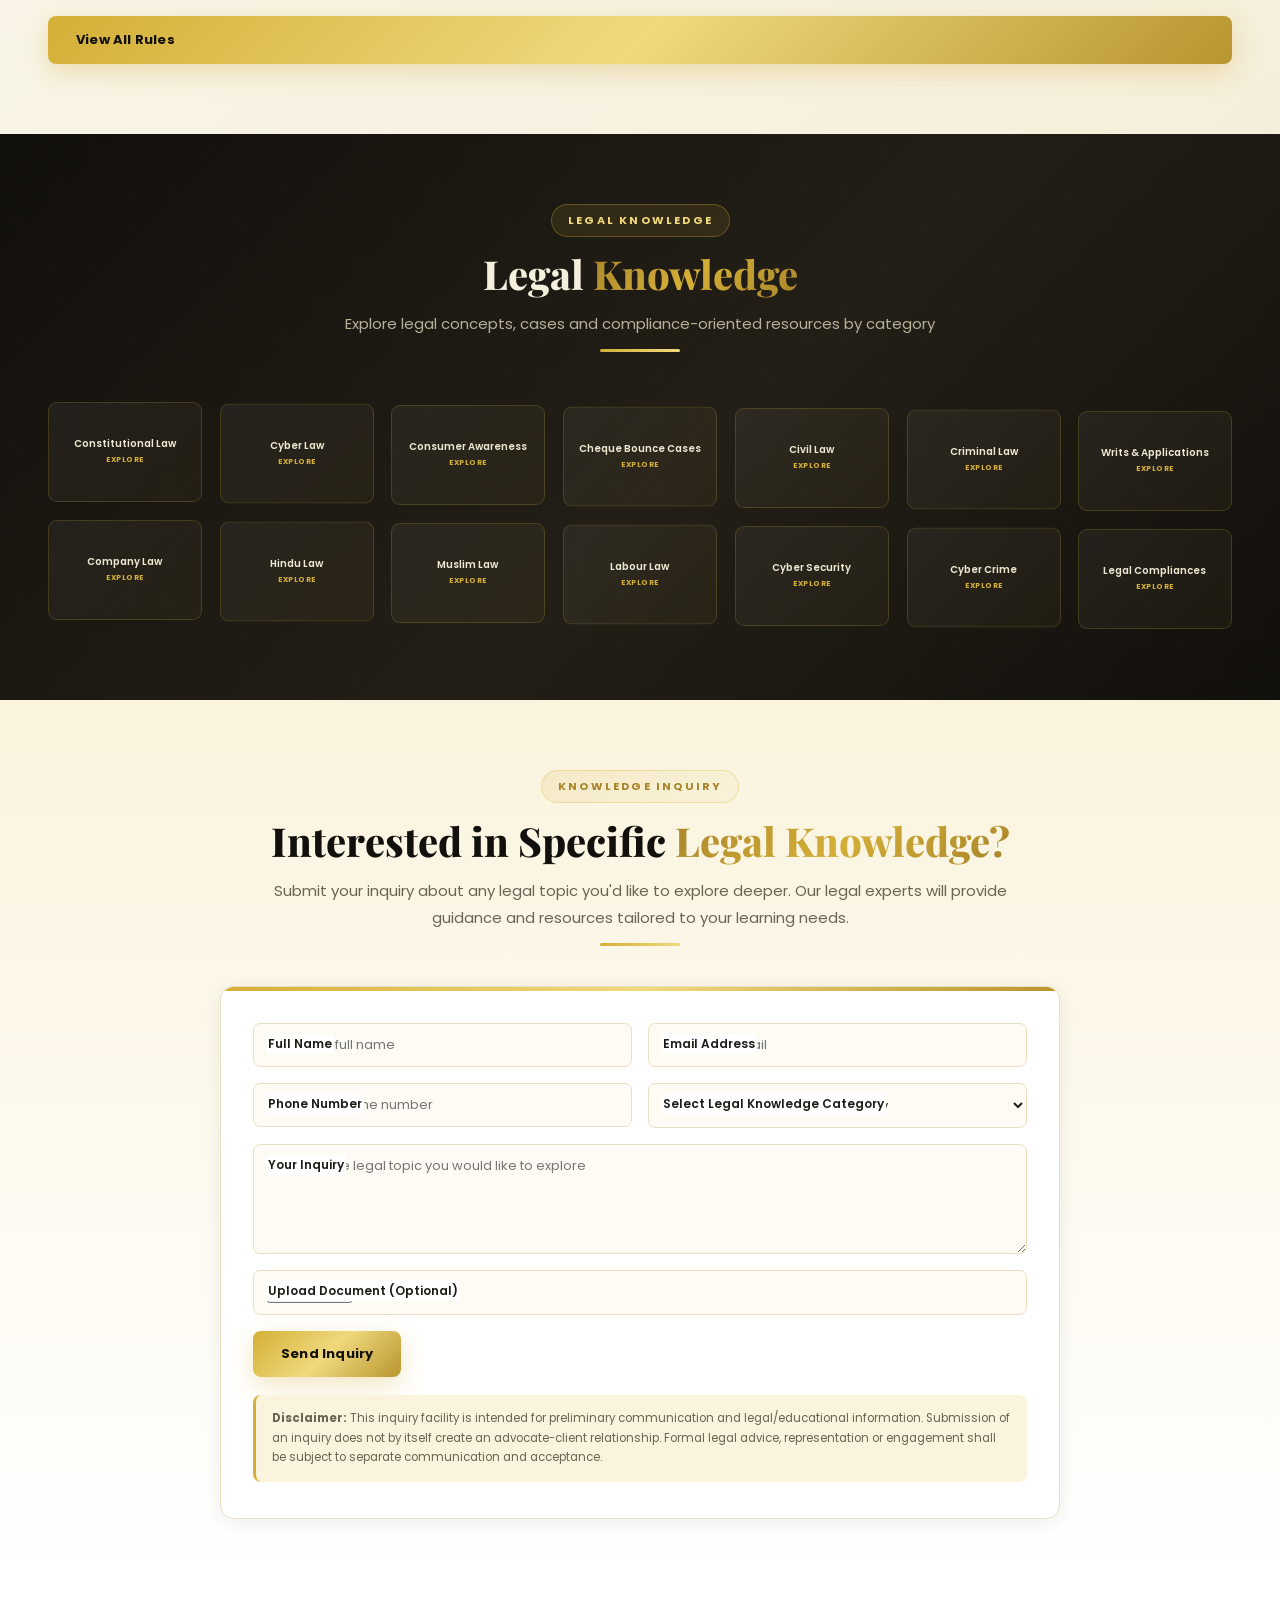
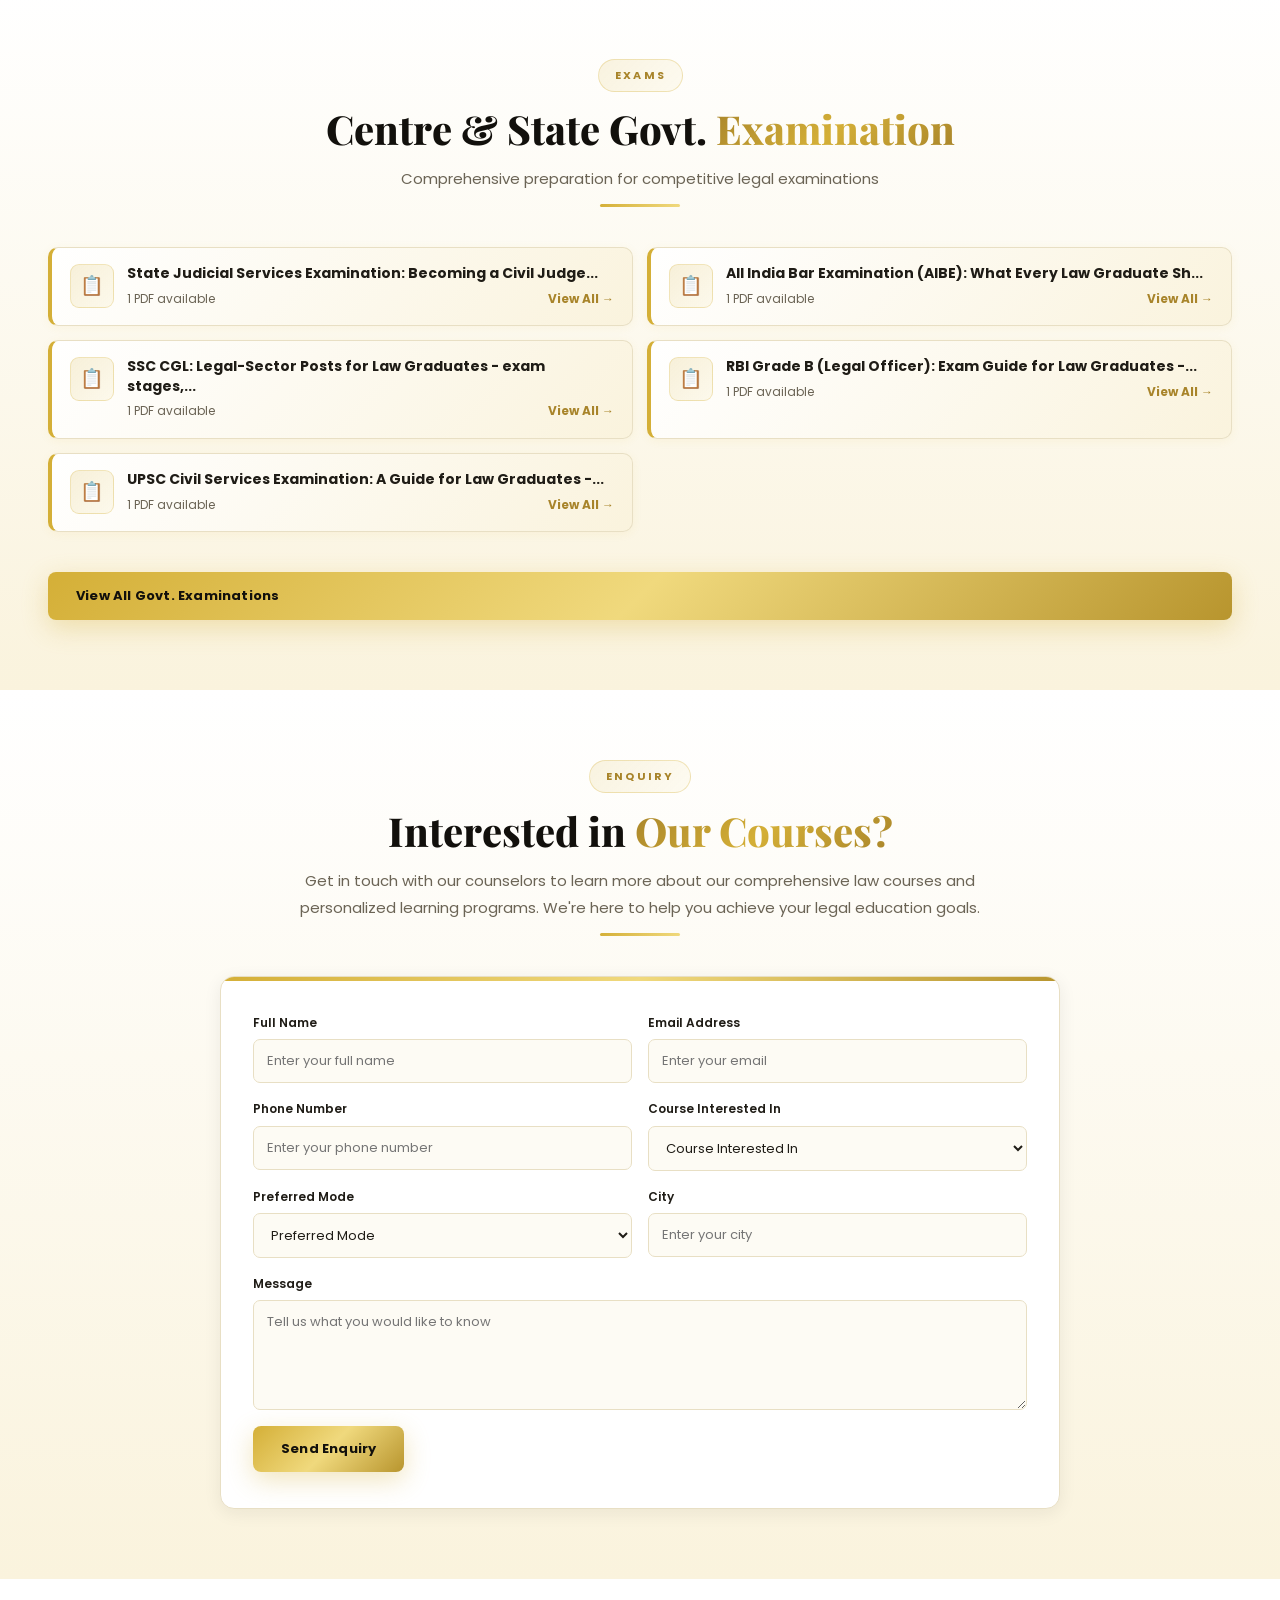
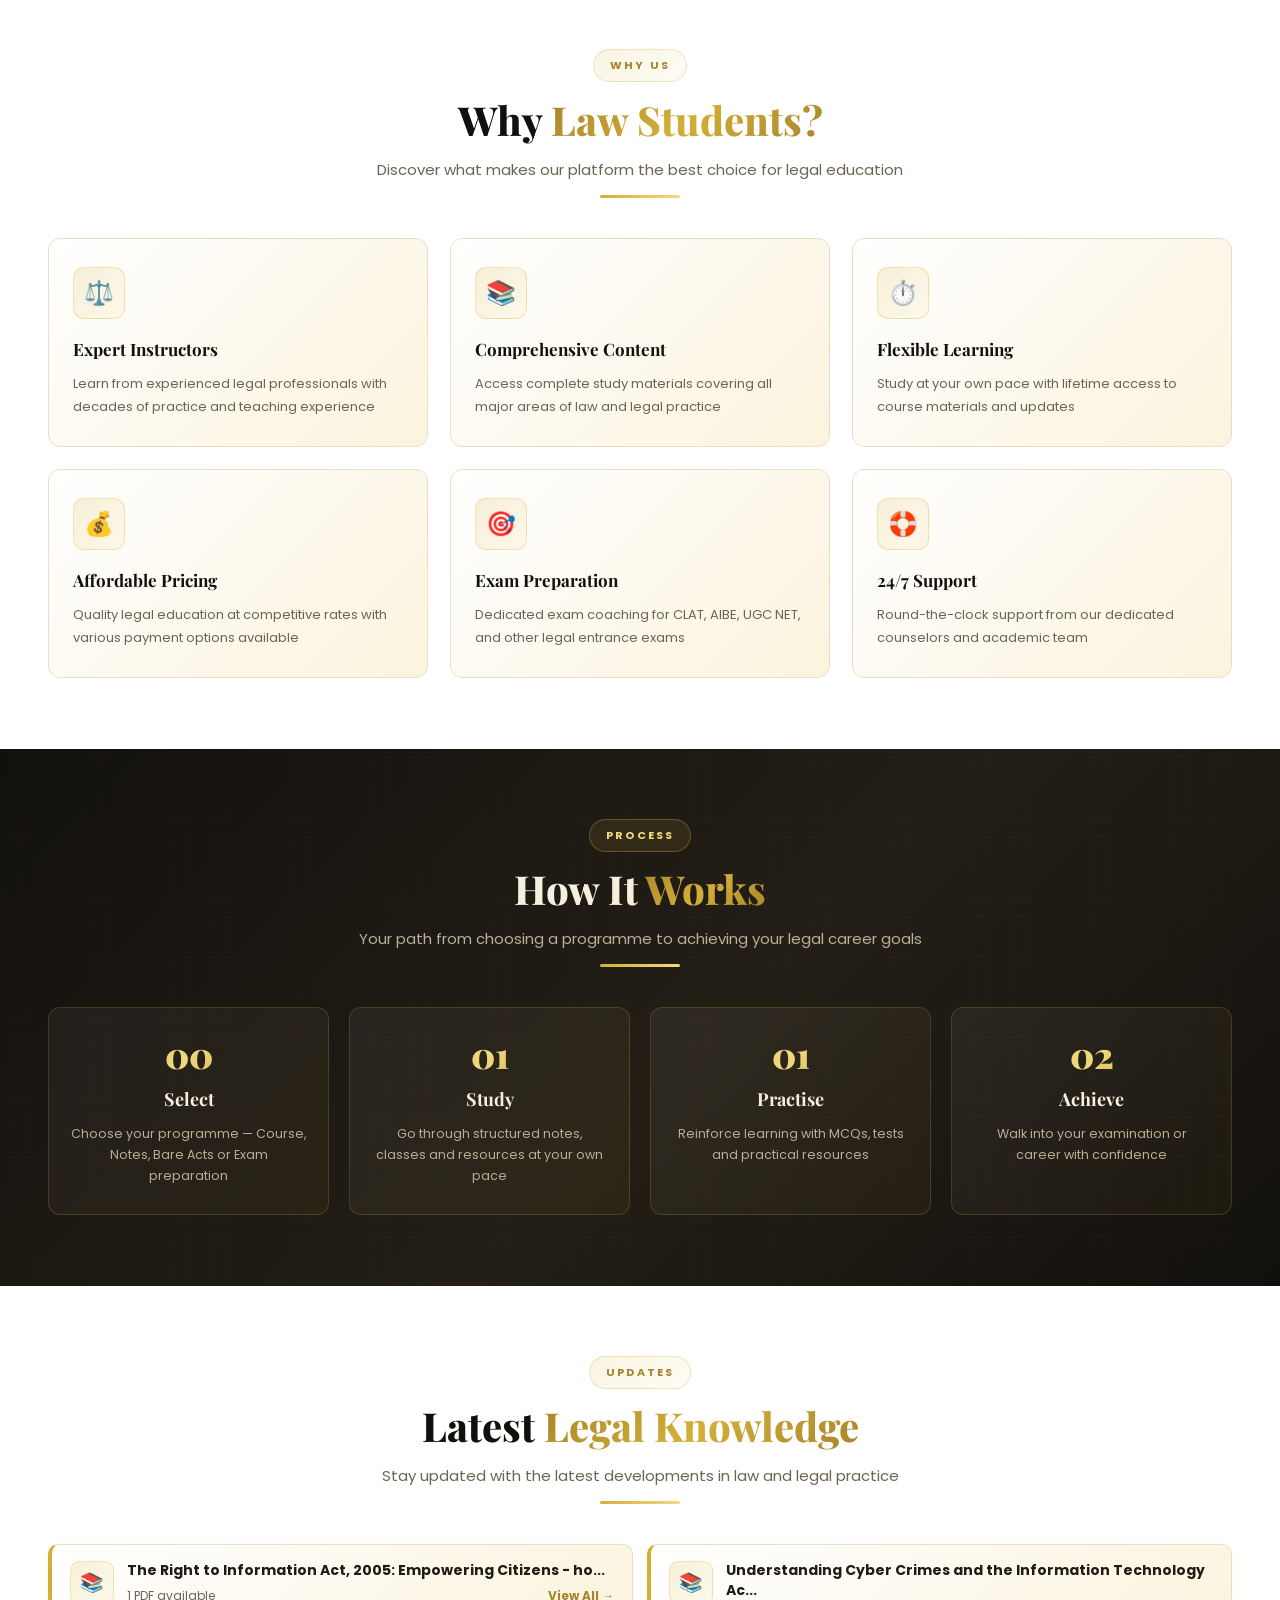
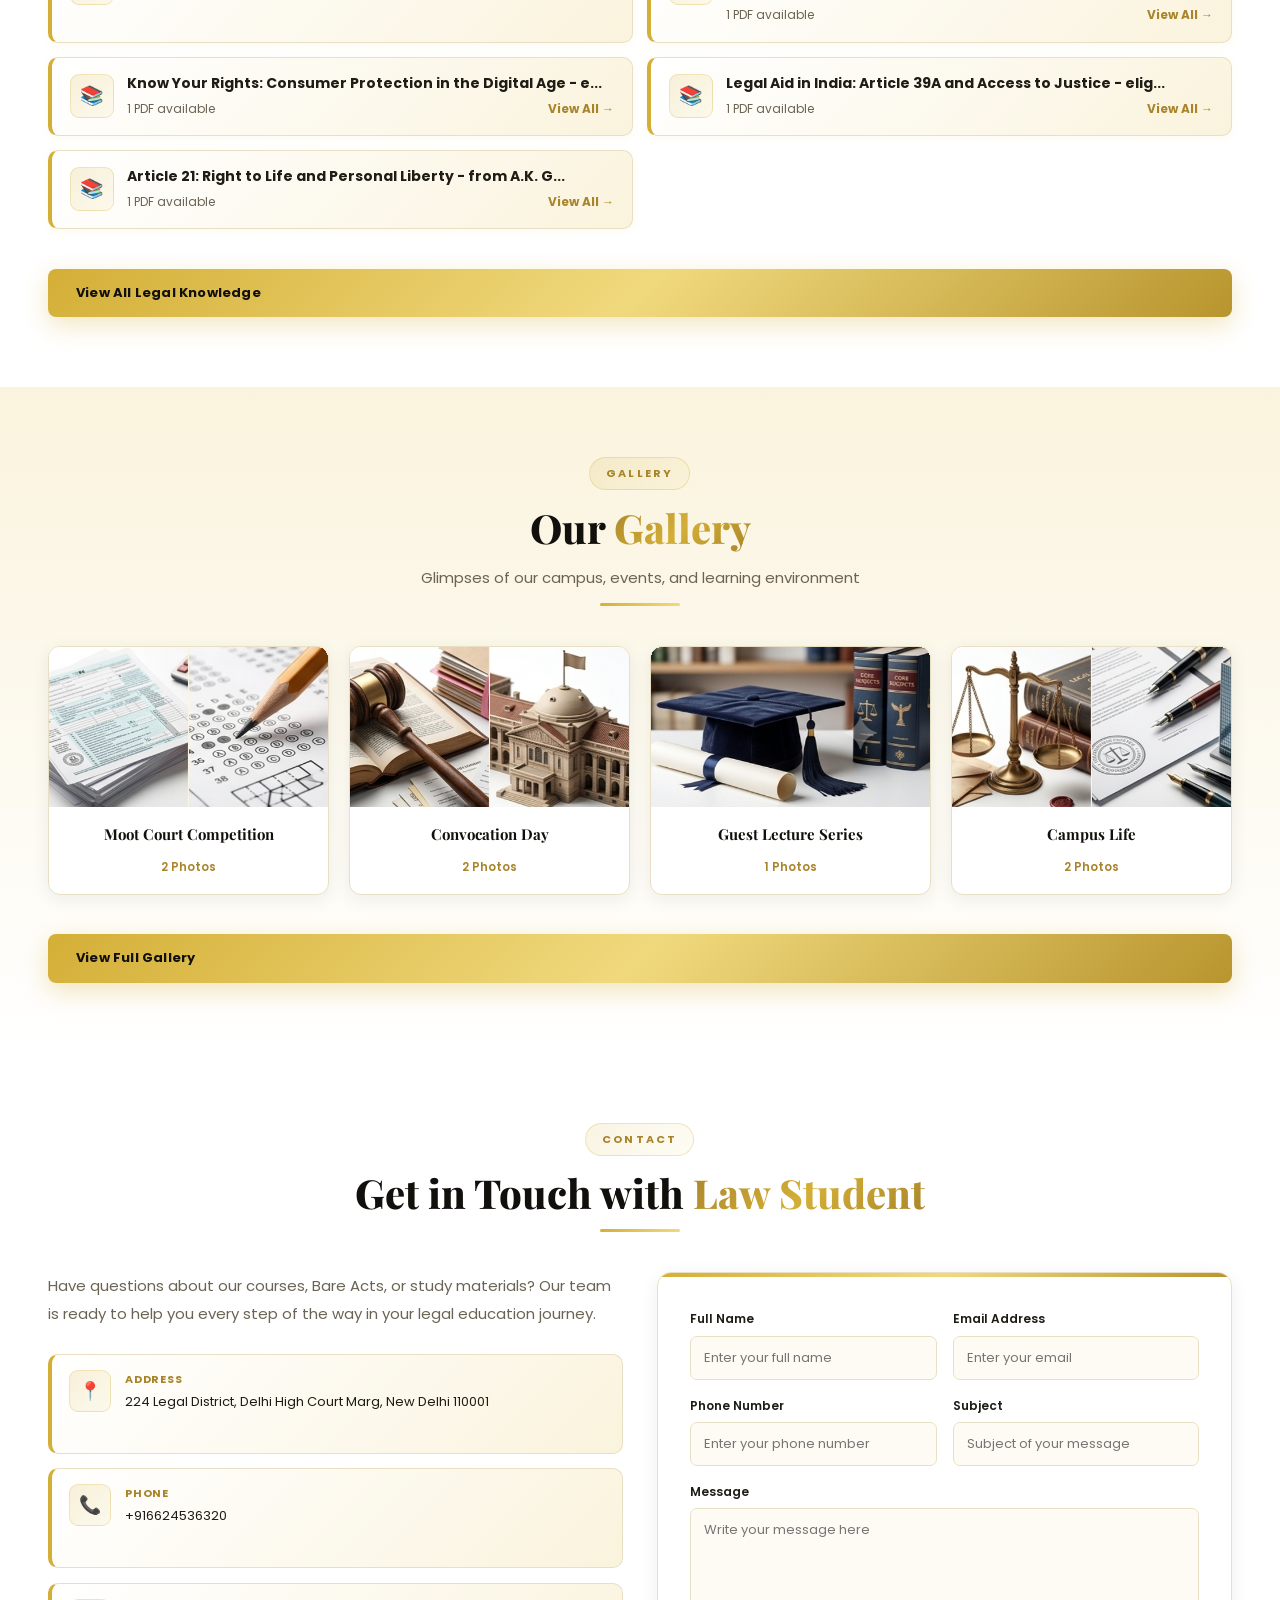
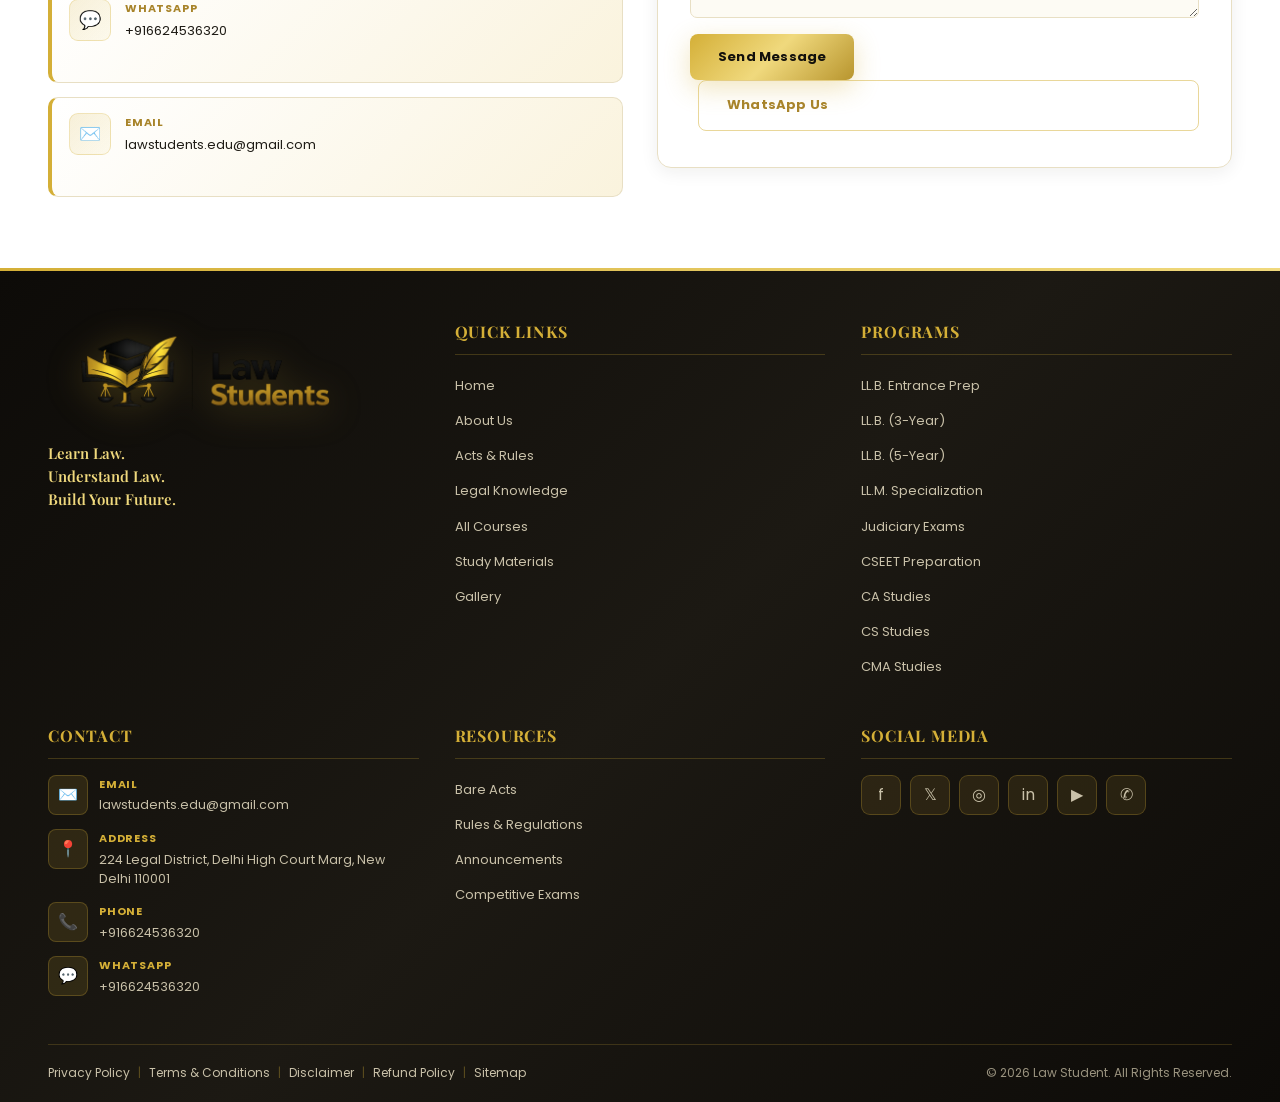
<file: homepage.html>
<!DOCTYPE html>
<html lang="en">
<head>
<meta charset="UTF-8">
<meta name="viewport" content="width=device-width, initial-scale=1.0">
<title>Law Students — Learn Law. Understand Law. Build Your Future.</title>
<link rel="icon" href="images/logo11.png">
<link href="https://fonts.googleapis.com/css2?family=Playfair+Display:wght@500;600;700;800;900&family=Poppins:wght@300;400;500;600;700;800&display=swap" rel="stylesheet">
<style>
@media (prefers-reduced-motion: reduce) {
  *{animation:none!important;transition:none!important}
}
:root{
  --gold:#d4af37;
  --gold-light:#f0d97d;
  --gold-pale:#faf3dd;
  --gold-dark:#a8842a;
  --black:#12100c;
  --ink:#1f1c16;
  --muted:#6b6455;
  --line:#e8dfc4;
  --white:#ffffff;
  --cream:#fdfbf4;
  --grad-gold:linear-gradient(135deg,#d4af37 0%,#f0d97d 50%,#b8952e 100%);
  --shadow-gold:0 10px 30px rgba(212,175,55,.18);
  --shadow-soft:0 4px 18px rgba(30,26,16,.07);
}
*{margin:0;padding:0;box-sizing:border-box}
html{scroll-behavior:smooth}
body{
  font-family:'Poppins',sans-serif;
  color:var(--ink);
  background:var(--cream);
  overflow-x:hidden;
  line-height:1.7;
}
img{max-width:100%;display:block}
a{text-decoration:none;color:inherit}
ul{list-style:none}

/* ---------- SVG PATTERN BACKGROUNDS ---------- */
@keyframes patternDrift{0%{transform:translateX(0)}100%{transform:translateX(100px)}}
.hero::before{
  content:'';position:absolute;inset:0;z-index:0;
  background:radial-gradient(circle at 20% 50%, rgba(212,175,55,.12) 0%, transparent 70%), radial-gradient(circle at 80% 80%, rgba(240,217,125,.08) 0%, transparent 70%);
  pointer-events:none;animation:floatOrb 19s ease-in-out infinite reverse,floatVertical 10s ease-in-out infinite;
  width:180px;height:180px;border-radius:50%;
}
.hero::after{
  content:'';position:absolute;inset:0;z-index:0;
  background:radial-gradient(circle at 30% 40%, rgba(240,217,125,.1) 0%, transparent 65%);
  pointer-events:none;animation:floatOrb 16s ease-in-out infinite,floatVertical 8s ease-in-out infinite;
  width:160px;height:160px;border-radius:50%;right:8%;top:12%;left:auto;
}
.kn-section::before{background-image:url('data:image/svg+xml;utf8,<svg xmlns="http://www.w3.org/2000/svg" viewBox="0 0 1200 600" preserveAspectRatio="xMidYMid slice"><defs><pattern id="scales" x="0" y="0" width="150" height="150" patternUnits="userSpaceOnUse"><g stroke="%23d4af37" stroke-width="0.5" fill="none" opacity="0.15"><circle cx="75" cy="50" r="20"/><path d="M75,70 L60,90 M75,70 L90,90"/><line x1="60" y1="90" x2="90" y2="90"/></g></pattern></defs><rect width="1200" height="600" fill="none"/><rect width="1200" height="600" fill="url(%23scales)"/></svg>');background-size:150px 150px;animation:patternDrift 20s linear infinite}
.how-section::before{background-image:url('data:image/svg+xml;utf8,<svg xmlns="http://www.w3.org/2000/svg" viewBox="0 0 1000 500" preserveAspectRatio="xMidYMid slice"><defs><pattern id="pillars" x="0" y="0" width="200" height="200" patternUnits="userSpaceOnUse"><g stroke="%23d4af37" stroke-width="1" fill="none" opacity="0.12"><rect x="80" y="20" width="40" height="150"/><path d="M70,170 L130,170 L130,180 L70,180 Z"/><path d="M70,30 L130,30 L130,20 L70,20 Z"/></g></pattern></defs><rect width="1000" height="500" fill="url(%23pillars)"/></svg>');background-size:200px 200px}
.site-footer::before{background-image:url('data:image/svg+xml;utf8,<svg xmlns="http://www.w3.org/2000/svg" viewBox="0 0 1000 200" preserveAspectRatio="xMidYMid slice"><defs><pattern id="guild" x="0" y="0" width="100" height="100" patternUnits="userSpaceOnUse"><g stroke="%23d4af37" stroke-width="0.8" fill="none" opacity="0.13"><circle cx="50" cy="50" r="30"/><path d="M50,20 L50,80 M20,50 L80,50"/></g></pattern></defs><rect width="1000" height="200" fill="url(%23guild)"/></svg>')}

/* ---------- PRELOADER ---------- */
.se-pre-con{
  position:fixed;inset:0;z-index:99999;
  background:linear-gradient(135deg,#12100c 0%,#2a251b 60%,#12100c 100%);
  display:flex;align-items:center;justify-content:center;
  transition:opacity .6s ease,visibility .6s ease;
}
.se-pre-con.loaded{opacity:0;visibility:hidden;pointer-events:none}
.preloader-icon{position:relative;display:flex;align-items:center;justify-content:center}
.preloader-icon img{width:90px;height:90px;animation:preSpin 2.4s linear infinite;filter:drop-shadow(0 0 14px rgba(212,175,55,.7));will-change:transform}
.preloader-ring{
  position:absolute;width:150px;height:150px;border-radius:50%;
  border:2px solid transparent;border-top-color:var(--gold);border-right-color:var(--gold-light);
  animation:preSpin 1.1s linear infinite;will-change:transform;
}
.preloader-ring.two{width:186px;height:186px;border-top-color:transparent;border-bottom-color:var(--gold-dark);animation-duration:1.7s;animation-direction:reverse}
.preloader-text{
  position:absolute;bottom:-90px;left:50%;transform:translateX(-50%);
  font-family:'Playfair Display',serif;color:var(--gold);letter-spacing:5px;
  font-size:13px;text-transform:uppercase;white-space:nowrap;
  animation:pulseGlow 1.8s ease-in-out infinite;
}
@keyframes preSpin{to{transform:rotate(360deg)}}
@keyframes pulseGlow{0%,100%{opacity:.45}50%{opacity:1;text-shadow:0 0 16px rgba(212,175,55,.8)}}

/* ---------- SCROLL PROGRESS ---------- */
.progress-wrap{
  position:fixed;right:26px;bottom:26px;height:46px;width:46px;
  cursor:pointer;display:block;border-radius:50%;
  box-shadow:inset 0 0 0 2px rgba(212,175,55,.25);
  z-index:9000;opacity:0;visibility:hidden;transform:translateY(16px);
  transition:all .4s ease;background:rgba(18,16,12,.9);
}
.progress-wrap.active{opacity:1;visibility:visible;transform:translateY(0)}
.progress-wrap::after{
  content:'↑';position:absolute;inset:0;text-align:center;line-height:46px;
  font-size:18px;color:var(--gold);
}
.progress-wrap svg path{fill:none;stroke:var(--gold);stroke-width:4;transition:all .2s linear}

/* ---------- TOP BAR ---------- */
.topbar{
  background:linear-gradient(135deg,#12100c 0%,#2a251b 100%);
  color:#e9e2cd;font-size:12px;padding:6px 0;
  border-bottom:1px solid rgba(212,175,55,.22);
  max-height:45px;overflow:hidden;
  transition:max-height .3s ease;
}
.topbar.collapsed{max-height:0;padding:0;border:none}
.topbar .wrap{display:flex;justify-content:center;align-items:center;gap:16px;flex-wrap:wrap;padding:0;flex-direction:column}
.topbar-tags{display:block;font-size:12px;color:#e9e2cd;letter-spacing:0.5px;width:100%;text-align:center;padding:4px 0}
.topbar-tags span{color:var(--gold);margin:0 4px}
.topbar-contact{display:flex;gap:20px;align-items:center}
.topbar-contact a{display:flex;align-items:center;gap:6px;transition:color .3s;font-size:11px}
.topbar-contact a:hover{color:var(--gold)}
.topbar-contact img{width:13px;height:13px;filter:invert(74%) sepia(58%) saturate(432%) hue-rotate(2deg) brightness(92%) contrast(89%)}

/* ---------- HEADER / NAV ---------- */
.site-header{
  position:sticky;top:0;z-index:8000;
  background:rgba(253,251,244,.95);backdrop-filter:blur(12px);
  border-bottom:1px solid var(--line);
  box-shadow:0 2px 20px rgba(30,26,16,.05);
  transition:all .3s ease,box-shadow .3s,background .3s;
}
.site-header.stuck{box-shadow:0 6px 26px rgba(30,26,16,.11)}
.site-header::after{content:'';display:block;height:3px;background:var(--grad-gold);
  background-size:200% 100%;animation:goldFlow 6s linear infinite}
@keyframes goldFlow{0%{background-position:0% 50%}100%{background-position:200% 50%}}
.nav-wrap{display:flex;align-items:center;justify-content:space-between;gap:14px;padding:10px 0}
.nav-logo img{height:60px;width:auto;transition:height .3s}
.nav-menu{display:flex;align-items:center;gap:12px}
.nav-menu > li{position:relative}
.nav-menu > li > a{
  font-size:13px;font-weight:600;color:var(--ink);padding:8px 0;
  position:relative;display:inline-block;transition:color .3s;
  white-space:nowrap;
}
.nav-menu > li > a::after{
  content:'';position:absolute;left:0;bottom:0;height:2px;width:0;
  background:var(--grad-gold);transition:width .35s ease;
}
.nav-menu > li > a:hover{color:var(--gold-dark)}
.nav-menu > li > a:hover::after{width:100%}
.has-drop > a::before{
  content:'▾';position:relative;margin-left:4px;font-size:10px;
  color:var(--gold-dark);top:0;right:0;
}
.has-drop{padding-right:0}
.dropdown{
  position:absolute;top:calc(100% + 10px);left:-12px;min-width:200px;
  background:var(--white);border:1px solid var(--line);border-radius:10px;
  box-shadow:0 16px 40px rgba(30,26,16,.13);
  padding:6px;opacity:0;visibility:hidden;transform:translateY(8px);
  transition:all .3s ease;border-top:3px solid var(--gold);pointer-events:none;
}
.has-drop:hover .dropdown{opacity:1;visibility:visible;transform:translateY(0);pointer-events:auto}
.dropdown a{display:block;padding:9px 12px;font-size:13px;font-weight:500;border-radius:6px;transition:all .25s}
.dropdown a:hover{background:var(--gold-pale);color:var(--gold-dark);padding-left:16px}
.btn-login{
  background:var(--grad-gold);color:var(--black);font-weight:700;font-size:12.5px;
  padding:9px 18px;border-radius:8px;white-space:nowrap;
  box-shadow:var(--shadow-gold);transition:all .35s ease;
  border:1px solid rgba(212,175,55,.6);min-height:44px;display:flex;align-items:center;
}
.btn-login:hover{transform:translateY(-2px);box-shadow:0 14px 30px rgba(212,175,55,.38);filter:brightness(1.06)}
.burger{display:none;flex-direction:column;gap:5px;cursor:pointer;padding:8px;min-width:44px;min-height:44px;justify-content:center}
.burger span{width:24px;height:2.5px;background:var(--ink);border-radius:2px;transition:all .3s}
.burger.open span:nth-child(1){transform:translateY(8px) rotate(45deg)}
.burger.open span:nth-child(2){opacity:0}
.burger.open span:nth-child(3){transform:translateY(-8px) rotate(-45deg)}
.mobile-menu{
  display:none;border-top:1px solid var(--line);
  max-height:0;overflow:hidden;transition:max-height .45s ease;background:var(--white);
}
.mobile-menu.open{max-height:820px;overflow-y:auto}
.mobile-menu ul{padding:8px 0}
.mobile-menu a{display:block;padding:14px 20px;font-size:14px;font-weight:500;border-bottom:1px solid #f3eeda;min-height:44px;display:flex;align-items:center;transition:all .25s}
.mobile-menu a:hover{background:var(--gold-pale);color:var(--gold-dark)}
.mobile-menu .sub a{padding-left:40px;font-size:13px;color:var(--muted)}

/* ---------- LAYOUT ---------- */
.wrap{max-width:1220px;margin:0 auto;padding:0 18px}
.section{padding:70px 0;position:relative}
.section-head{text-align:center;max-width:760px;margin:0 auto 40px}
.eyebrow{
  display:inline-block;font-size:11px;font-weight:700;letter-spacing:2.2px;
  text-transform:uppercase;color:var(--gold-dark);
  background:linear-gradient(135deg,rgba(212,175,55,.14),rgba(240,217,125,.08));
  border:1px solid rgba(212,175,55,.3);
  padding:6px 16px;border-radius:30px;margin-bottom:14px;
  animation:fadeInScale .8s cubic-bezier(.22,1,.36,1) 0.1s both;
}
.section-title{
  font-family:'Playfair Display',serif;font-weight:800;
  font-size:clamp(26px,3.5vw,40px);line-height:1.2;color:var(--black);margin-bottom:12px;
  animation:fadeInScale .9s cubic-bezier(.22,1,.36,1) 0.2s both;
}
.section-title .accent{
  background:linear-gradient(135deg,#a8842a,#d4af37,#a8842a);
  -webkit-background-clip:text;background-clip:text;-webkit-text-fill-color:transparent;
}
.section-sub{font-size:15px;color:var(--muted);line-height:1.8;animation:fadeInScale .8s cubic-bezier(.22,1,.36,1) 0.3s both}
.title-rule{
  width:0;height:3px;margin:12px auto 0;border-radius:3px;background:var(--grad-gold);
  background-size:200% 100%;
  animation:lineGrow 1s cubic-bezier(.22,1,.36,1) 0.4s forwards, goldShimmer 3s linear 0.5s infinite;
  will-change:width;
}
@keyframes lineGrow{0%{width:0}100%{width:80px}}
@keyframes fadeInScale{from{opacity:0;transform:scale(.95);}to{opacity:1;transform:scale(1)}}
@keyframes goldShimmer{0%,100%{background-position:0% 50%}50%{background-position:100% 50%}}

/* ---------- REVEAL ANIMATIONS ---------- */
.reveal{opacity:0;transform:translateY(30px);transition-property:opacity,transform;transition-duration:.8s;transition-timing-function:cubic-bezier(.22,1,.36,1)}
.reveal.in{opacity:1;transform:translateY(0)}
.reveal[data-d="1"]{transition-delay:0.08s}
.reveal[data-d="2"]{transition-delay:0.16s}
.reveal[data-d="3"]{transition-delay:0.24s}
.reveal[data-d="4"]{transition-delay:0.32s}

/* List cards slide from left */
.list-card.reveal{transform:translateX(-30px)}
.list-card.reveal.in{transform:translateX(0)}

/* Gallery/course cards scale up */
.course-card.reveal,.album.reveal{transform:scale(.95);opacity:0}
.course-card.reveal.in,.album.reveal.in{transform:scale(1);opacity:1}

/* Course card per-row stagger */
.course-grid .course-card:nth-child(1){--delay:0.08s}
.course-grid .course-card:nth-child(2){--delay:0.16s}
.course-grid .course-card:nth-child(3){--delay:0.24s}
.course-grid .course-card:nth-child(4){--delay:0.14s}
.course-grid .course-card:nth-child(5){--delay:0.22s}
.course-grid .course-card:nth-child(6){--delay:0.30s}
.course-grid .course-card:nth-child(7){--delay:0.12s}
.course-grid .course-card:nth-child(8){--delay:0.20s}
.course-grid .course-card:nth-child(9){--delay:0.28s}
.course-grid .course-card{transition-delay:var(--delay,0)}

/* Knowledge category cards - scale entrance + continuous float animation */
@keyframes floatCard{0%,100%{transform:translateY(0)}50%{transform:translateY(-8px)}}
@keyframes scaleIn{0%{transform:scale(0.8);opacity:0}100%{transform:scale(1);opacity:1}}

.kn-card.reveal{
  opacity:0;
  transform:scale(0.8);
  transition:all .5s cubic-bezier(.22,1,.36,1);
}
.kn-card.reveal.in{
  opacity:1;
  transform:scale(1);
  animation:floatCard 3s ease-in-out infinite;
}

/* How-it-works count-up effect */
.how-num{animation:countUp 1.2s cubic-bezier(.22,1,.36,1) forwards;animation-delay:0.3s}
@keyframes countUp{from{opacity:0;transform:translateY(20px)}to{opacity:1;transform:translateY(0)}}

/* Hero parallax floats - now handled in SVG pattern backgrounds section */
@keyframes floatOrb{0%,100%{transform:translate(0,0) scale(1)}50%{transform:translate(40px,-35px) scale(1.12)}}
@keyframes floatVertical{0%,100%{transform:translateY(0)}50%{transform:translateY(-25px)}}

/* Button shimmer on hover */
.btn-gold,.btn:hover{
  background-size:200% 100%;
  background-position:0% 50%;
}
.btn-gold:hover{animation:buttonShimmer .6s ease}
@keyframes buttonShimmer{0%{background-position:0% 50%}50%{background-position:100% 50%}100%{background-position:100% 50%}}

/* ---------- HERO ---------- */
.hero{
  position:relative;overflow:hidden;color:#f5efdd;
  background:linear-gradient(125deg,#0d0b08 0%,#1c1913 32%,#3a3120 58%,#1c1913 80%,#0d0b08 100%);
  background-size:320% 320%;
  animation:heroShift 22s ease infinite;
  padding:90px 0 100px;
}
@keyframes heroShift{0%{background-position:0% 50%}50%{background-position:100% 50%}100%{background-position:0% 50%}}
.hero-inner{position:relative;z-index:2;text-align:center}
.hero-logo{
  height:150px;width:auto;margin:0 auto 20px;
  filter:drop-shadow(0 12px 34px rgba(212,175,55,.42));
  animation:logoFloat 5.5s ease-in-out infinite;will-change:transform;
}
@keyframes logoFloat{0%,100%{transform:translateY(0)}50%{transform:translateY(-12px)}}
.hero h1{
  font-family:'Playfair Display',serif;font-weight:900;
  font-size:clamp(36px,6.2vw,68px);line-height:1.08;margin-bottom:6px;
  background:linear-gradient(135deg,#f7e9b4 0%,#d4af37 42%,#f0d97d 70%,#b8952e 100%);
  background-size:220% auto;
  -webkit-background-clip:text;background-clip:text;-webkit-text-fill-color:transparent;
  animation:shine 7s linear infinite;
}
@keyframes shine{to{background-position:220% center}}
.hero-tag{
  font-family:'Playfair Display',serif;font-size:clamp(15px,2.2vw,24px);
  font-weight:600;color:var(--gold-light);margin-bottom:16px;letter-spacing:.3px;
}
.hero-desc{max-width:720px;margin:0 auto 30px;font-size:15px;color:#cfc7ae;line-height:1.8}
.hero-btns{display:flex;gap:12px;justify-content:center;flex-wrap:wrap}
.btn{
  display:inline-block;padding:13px 28px;border-radius:8px;
  font-weight:700;font-size:13px;letter-spacing:.2px;
  transition:all .38s cubic-bezier(.22,1,.36,1);cursor:pointer;border:none;
  font-family:'Poppins',sans-serif;min-height:44px;display:flex;align-items:center;
}
.btn-gold{background:var(--grad-gold);color:var(--black);box-shadow:0 8px 26px rgba(212,175,55,.32)}
.btn-gold:hover{transform:translateY(-3px);box-shadow:0 18px 40px rgba(212,175,55,.48);filter:brightness(1.07)}
.btn-ghost{background:transparent;color:var(--gold-light);border:1.5px solid rgba(212,175,55,.5);transition:all .35s}
.btn-ghost:hover{background:rgba(212,175,55,.12);border-color:var(--gold);transform:translateY(-3px)}

/* ---------- ABOUT ---------- */
.about-section{background:linear-gradient(180deg,var(--white) 0%,var(--gold-pale) 100%);position:relative}
.about-section::after{
  content:'';position:absolute;top:0;left:0;right:0;height:1px;
  background:linear-gradient(90deg,transparent,var(--gold),transparent);opacity:.5
}
.about-card{
  max-width:920px;margin:0 auto;text-align:center;
  background:var(--white);border:1px solid var(--line);
  border-radius:14px;padding:42px 38px;
  box-shadow:var(--shadow-soft);position:relative;overflow:hidden;
}
.about-card::before{content:'';position:absolute;top:0;left:0;right:0;height:4px;background:var(--grad-gold)}
.about-card p{font-size:15px;color:var(--muted);line-height:1.9}

/* ---------- COURSE CARDS ---------- */
.courses-section{background:var(--white);position:relative}
.course-grid{display:grid;grid-template-columns:repeat(3,1fr);gap:24px}
.course-card{
  background:var(--white);border:1px solid var(--line);border-radius:12px;overflow:hidden;
  box-shadow:var(--shadow-soft);transition:all .42s cubic-bezier(.22,1,.36,1);
  display:flex;flex-direction:column;position:relative;will-change:transform;
}
.course-card:hover{transform:translateY(-8px);box-shadow:0 22px 46px rgba(212,175,55,.2);border-color:rgba(212,175,55,.48)}
.course-thumb{height:190px;overflow:hidden;background:var(--gold-pale);position:relative}
.course-thumb img{width:100%;height:100%;object-fit:cover;transition:transform .7s cubic-bezier(.22,1,.36,1);will-change:transform}
.course-card:hover .course-thumb img{transform:scale(1.08)}
.course-thumb::after{content:'';position:absolute;inset:0;pointer-events:none;background:linear-gradient(180deg,transparent 55%,rgba(18,16,12,.38) 100%)}
.course-body{padding:18px 20px 20px;display:flex;flex-direction:column;flex:1}
.course-body h3{
  font-family:'Playfair Display',serif;font-size:16px;font-weight:700;
  color:var(--black);line-height:1.35;margin-bottom:8px;
}
.course-body p{font-size:12.5px;color:var(--muted);line-height:1.65;margin-bottom:14px;flex:1}
.course-foot{display:flex;align-items:center;justify-content:space-between;gap:10px;
  padding-top:12px;border-top:1px dashed var(--line)}
.course-price{font-weight:800;font-size:15px;color:var(--gold-dark)}
.course-link{font-size:12px;font-weight:700;color:var(--black);transition:all .3s;white-space:nowrap}
.course-card:hover .course-link{color:var(--gold-dark);letter-spacing:.3px}
.section-cta{text-align:center;margin-top:40px}

/* ---------- LIST CARDS ---------- */
.list-grid{display:grid;grid-template-columns:repeat(2,1fr);gap:14px}
.list-card{
  display:flex;align-items:flex-start;gap:13px;
  padding:16px 18px;border-radius:10px;
  background:linear-gradient(135deg,var(--white) 0%,var(--gold-pale) 100%);
  border:1px solid var(--line);border-left:4px solid var(--gold);
  box-shadow:0 2px 10px rgba(212,175,55,.08);
  transition:all .38s cubic-bezier(.22,1,.36,1);will-change:transform;
  cursor:pointer;
}
.list-card:hover{
  transform:translateX(6px);
  box-shadow:0 12px 30px rgba(212,175,55,.18);
  border-left-color:var(--gold-dark);
  background:linear-gradient(135deg,var(--gold-pale) 0%,var(--white) 100%);
}
.list-icon{
  flex-shrink:0;width:44px;height:44px;border-radius:9px;
  display:flex;align-items:center;justify-content:center;font-size:19px;
  background:linear-gradient(135deg,rgba(212,175,55,.18),rgba(240,217,125,.1));
  border:1px solid rgba(212,175,55,.28);
  transition:all .38s;will-change:transform;
}
.list-card:hover .list-icon{transform:scale(1.1) rotate(-5deg);box-shadow:0 0 16px rgba(212,175,55,.4)}
.list-body{flex:1;min-width:0}
.list-body h4{font-size:14px;font-weight:700;color:var(--ink);line-height:1.4;margin-bottom:5px}
.list-meta{display:flex;align-items:center;justify-content:space-between;gap:8px;flex-wrap:wrap}
.list-meta .pdf{font-size:12px;color:var(--muted)}
.list-meta .go{font-size:12px;font-weight:700;color:var(--gold-dark);transition:all .3s}
.list-card:hover .list-meta .go{letter-spacing:.4px}

.notes-section{background:linear-gradient(180deg,var(--gold-pale) 0%,var(--white) 100%);position:relative}
.acts-section{background:var(--white);position:relative}
.rules-section{background:linear-gradient(135deg,#faf7ec 0%,#f5eeda 100%);position:relative}
.exams-section{background:linear-gradient(180deg,var(--white) 0%,var(--gold-pale) 100%);position:relative}
.updates-section{background:var(--white);position:relative}

/* ---------- LEGAL KNOWLEDGE CATEGORIES ---------- */
.kn-section{
  background:linear-gradient(135deg,#12100c 0%,#231f17 55%,#12100c 100%);
  color:#efe8d3;position:relative;overflow:hidden;
}
.kn-section::before{
  content:'';position:absolute;inset:0;
  opacity:0.4;animation:patternDrift 25s linear infinite;
}
.kn-section .wrap{position:relative;z-index:2}
.kn-section .section-title{color:#f5efdd}
.kn-section .section-sub{color:#b8b099}
.kn-section .eyebrow{color:var(--gold-light);background:rgba(212,175,55,.11);border-color:rgba(212,175,55,.32)}
.kn-grid{
  display:grid;
  grid-template-columns:repeat(7,1fr);
  gap:18px;
  padding:10px 0;
  position:relative;
  z-index:1;
}
.kn-card{
  background:linear-gradient(135deg,rgba(255,255,255,.05),rgba(212,175,55,.05));
  border:1px solid rgba(212,175,55,.2);
  border-radius:9px;
  padding:18px 12px;
  text-align:center;
  transition:all .38s cubic-bezier(.22,1,.36,1);
  min-height:100px;
  display:flex;
  flex-direction:column;
  justify-content:center;
  align-items:center;
  will-change:transform;
  cursor:pointer;
  word-break:break-word;
  overflow:hidden;
  position:relative;
  z-index:2;
}
@keyframes hoverLift{0%{transform:scale(1.05) translateY(-12px)}50%{transform:scale(1.08) translateY(-16px)}100%{transform:scale(1.05) translateY(-12px)}}

.kn-card:hover{
  background:linear-gradient(135deg,rgba(212,175,55,.18),rgba(240,217,125,.08));
  border-color:var(--gold);
  box-shadow:0 16px 36px rgba(212,175,55,.35);
  z-index:10;
  animation:hoverLift 1s ease-in-out infinite;
}
.kn-card h5{
  font-size:10px;font-weight:600;line-height:1.3;color:#efe8d3;
  margin-bottom:4px;word-break:break-word;
}
.kn-card span{font-size:7.5px;font-weight:700;letter-spacing:0.5px;text-transform:uppercase;color:var(--gold)}

/* ---------- FORMS ---------- */
.form-section{background:linear-gradient(180deg,var(--gold-pale) 0%,var(--white) 100%);position:relative}
.enquiry-section{background:linear-gradient(180deg,var(--white) 0%,var(--gold-pale) 100%);position:relative}
.form-card{
  max-width:840px;margin:0 auto;background:var(--white);
  border:1px solid var(--line);border-radius:14px;padding:36px 32px;
  box-shadow:var(--shadow-soft);position:relative;overflow:hidden;
}
.form-card::before{content:'';position:absolute;top:0;left:0;right:0;height:4px;background:var(--grad-gold)}
.form-row{display:grid;grid-template-columns:repeat(2,1fr);gap:16px;margin-bottom:16px}
.field{display:flex;flex-direction:column;gap:6px}
.field.full{grid-column:1/-1}
.field label{font-size:12px;font-weight:600;color:var(--ink)}
.field input,.field select,.field textarea{
  font-family:'Poppins',sans-serif;font-size:13px;color:var(--ink);
  padding:11px 13px;border:1.4px solid var(--line);border-radius:7px;
  background:var(--cream);transition:all .3s;outline:none;width:100%;
  min-height:44px;
}
.field input:focus,.field select:focus,.field textarea:focus{
  border-color:var(--gold);background:var(--white);
  box-shadow:0 0 0 4px rgba(212,175,55,.12);
}
.field textarea{resize:vertical;min-height:110px}
.form-note{
  margin-top:18px;padding:14px 16px;border-radius:8px;
  background:var(--gold-pale);border-left:3px solid var(--gold);
  font-size:11.5px;color:var(--muted);line-height:1.7;
}
.form-actions{text-align:center;margin-top:6px}

/* ---------- WHY US ---------- */
.why-section{background:var(--white);position:relative}
.why-grid{display:grid;grid-template-columns:repeat(3,1fr);gap:22px}
.why-card{
  background:linear-gradient(135deg,var(--white) 0%,var(--gold-pale) 100%);
  border:1px solid var(--line);border-radius:12px;padding:28px 24px;
  transition:all .42s cubic-bezier(.22,1,.36,1);position:relative;overflow:hidden;
  will-change:transform;cursor:pointer;
}
.why-card::before{
  content:'';position:absolute;top:0;left:0;width:100%;height:3px;
  background:var(--grad-gold);transform:scaleX(0);transform-origin:left;transition:transform .45s;
}
.why-card:hover{transform:translateY(-7px);box-shadow:0 20px 42px rgba(212,175,55,.18);border-color:rgba(212,175,55,.42)}
.why-card:hover::before{transform:scaleX(1)}
.why-icon{
  width:52px;height:52px;border-radius:11px;display:flex;align-items:center;justify-content:center;
  font-size:24px;margin-bottom:16px;
  background:linear-gradient(135deg,rgba(212,175,55,.18),rgba(240,217,125,.1));
  border:1px solid rgba(212,175,55,.28);transition:all .42s;will-change:transform;
}
.why-card:hover .why-icon{transform:rotate(-7deg) scale(1.07);box-shadow:0 0 20px rgba(212,175,55,.42)}
.why-card h3{font-family:'Playfair Display',serif;font-size:17px;font-weight:700;color:var(--black);margin-bottom:9px}
.why-card p{font-size:13px;color:var(--muted);line-height:1.75}

/* ---------- HOW IT WORKS ---------- */
.how-section{
  background:linear-gradient(135deg,#12100c 0%,#231f17 55%,#12100c 100%);
  color:#efe8d3;position:relative;overflow:hidden;
}
.how-section::before{
  content:'';position:absolute;inset:0;opacity:0.35;
}
.how-section .wrap{position:relative;z-index:2}
.how-section .section-title{color:#f5efdd}
.how-section .section-sub{color:#b8b099}
.how-section .eyebrow{color:var(--gold-light);background:rgba(212,175,55,.11);border-color:rgba(212,175,55,.32)}
.how-grid{display:grid;grid-template-columns:repeat(4,1fr);gap:20px}
.how-card{
  background:linear-gradient(135deg,rgba(255,255,255,.05),rgba(212,175,55,.05));
  border:1px solid rgba(212,175,55,.2);border-radius:12px;
  padding:28px 22px;text-align:center;transition:all .42s cubic-bezier(.22,1,.36,1);
  will-change:transform;
}
.how-card:hover{transform:translateY(-7px);border-color:var(--gold);box-shadow:0 16px 36px rgba(212,175,55,.22);
  background:linear-gradient(135deg,rgba(212,175,55,.14),rgba(240,217,125,.06))}
.how-num{
  font-family:'Playfair Display',serif;font-size:36px;font-weight:900;line-height:1;margin-bottom:12px;
  background:var(--grad-gold);-webkit-background-clip:text;background-clip:text;-webkit-text-fill-color:transparent;
}
.how-card h3{font-family:'Playfair Display',serif;font-size:18px;font-weight:700;color:#f5efdd;margin-bottom:8px}
.how-card p{font-size:12.5px;color:#b8b099;line-height:1.7}

/* ---------- GALLERY ---------- */
.gallery-section{background:linear-gradient(180deg,var(--gold-pale) 0%,var(--white) 100%);position:relative}
.gallery-grid{display:grid;grid-template-columns:repeat(4,1fr);gap:20px}
.album{
  background:var(--white);border:1px solid var(--line);border-radius:12px;overflow:hidden;
  box-shadow:var(--shadow-soft);transition:all .42s cubic-bezier(.22,1,.36,1);
  will-change:transform;cursor:pointer;
}
.album:hover{transform:translateY(-7px);box-shadow:0 22px 44px rgba(212,175,55,.2);border-color:rgba(212,175,55,.42)}
.album-imgs{display:grid;grid-template-columns:repeat(2,1fr);gap:1px;height:160px;background:var(--gold-pale)}
.album-imgs.single{grid-template-columns:1fr}
.album-imgs img{width:100%;height:100%;object-fit:cover;transition:transform .7s cubic-bezier(.22,1,.36,1);will-change:transform}
.album:hover .album-imgs img{transform:scale(1.08)}
.album-body{padding:15px 16px;text-align:center}
.album-body h4{font-family:'Playfair Display',serif;font-size:15px;font-weight:700;color:var(--black);margin-bottom:4px}
.album-body span{font-size:11.5px;color:var(--gold-dark);font-weight:600}

/* ---------- CONTACT ---------- */
.contact-section{background:var(--white);position:relative}
.contact-layout{display:grid;grid-template-columns:1fr 1fr;gap:34px;align-items:start}
.contact-intro p{font-size:15px;color:var(--muted);line-height:1.85;margin-bottom:26px}
.contact-items{display:flex;flex-direction:column;gap:14px}
.contact-item{
  display:flex;align-items:flex-start;gap:14px;padding:15px 17px;border-radius:10px;
  background:linear-gradient(135deg,var(--white) 0%,var(--gold-pale) 100%);
  border:1px solid var(--line);border-left:4px solid var(--gold);
  transition:all .38s cubic-bezier(.22,1,.36,1);will-change:transform;
}
.contact-item:hover{transform:translateX(6px);box-shadow:0 12px 28px rgba(212,175,55,.17);border-left-color:var(--gold-dark)}
.contact-ico{
  flex-shrink:0;width:42px;height:42px;border-radius:9px;font-size:18px;
  display:flex;align-items:center;justify-content:center;
  background:linear-gradient(135deg,rgba(212,175,55,.18),rgba(240,217,125,.1));
  border:1px solid rgba(212,175,55,.28);transition:all .38s;will-change:transform;
}
.contact-item:hover .contact-ico{transform:scale(1.08);box-shadow:0 0 16px rgba(212,175,55,.4)}
.contact-item h5{font-size:11px;font-weight:700;text-transform:uppercase;letter-spacing:.8px;color:var(--gold-dark);margin-bottom:3px}
.contact-item p{font-size:13px;color:var(--ink);line-height:1.6}

/* ---------- FOOTER ---------- */
.site-footer{
  background:linear-gradient(135deg,#0d0b08 0%,#1c1913 50%,#0d0b08 100%);
  color:#c9c1a9;padding:50px 0 0;position:relative;
}
.site-footer::before{content:'';position:absolute;top:0;left:0;right:0;height:3px;
  background:var(--grad-gold);background-size:200% 100%;animation:goldFlow 6s linear infinite}
.footer-grid{display:grid;grid-template-columns:repeat(3,1fr);gap:36px;margin-bottom:34px}
.footer-logo img{max-height:110px;width:auto;margin-bottom:14px;filter:drop-shadow(0 6px 18px rgba(212,175,55,.28))}
.footer-tag{font-family:'Playfair Display',serif;font-size:15px;font-weight:600;color:var(--gold-light);line-height:1.55}
.footer-col h4{
  font-family:'Playfair Display',serif;font-size:16px;font-weight:700;color:var(--gold);
  text-transform:uppercase;letter-spacing:.8px;margin-bottom:16px;padding-bottom:9px;
  border-bottom:1px solid rgba(212,175,55,.24);
}
.footer-col li{margin-bottom:8px}
.footer-col li a{font-size:13px;color:#c9c1a9;transition:all .3s;display:inline-block}
.footer-col li a:hover{color:var(--gold);transform:translateX(4px)}
.footer-contact-item{display:flex;gap:11px;align-items:flex-start;margin-bottom:14px}
.footer-contact-ico{
  flex-shrink:0;width:40px;height:40px;border-radius:8px;font-size:16px;
  display:flex;align-items:center;justify-content:center;
  background:rgba(212,175,55,.13);border:1px solid rgba(212,175,55,.26);transition:all .35s;will-change:transform;
}
.footer-contact-item:hover .footer-contact-ico{background:rgba(212,175,55,.28);box-shadow:0 0 14px rgba(212,175,55,.38);transform:scale(1.08)}
.footer-contact-item h6{font-size:11px;font-weight:700;text-transform:uppercase;letter-spacing:.8px;color:var(--gold);margin-bottom:2px}
.footer-contact-item p{font-size:12.5px;color:#c9c1a9;line-height:1.55}
.social-row{display:flex;gap:9px;flex-wrap:wrap}
.social-row a{
  width:40px;height:40px;border-radius:9px;font-size:16px;
  display:flex;align-items:center;justify-content:center;
  background:rgba(212,175,55,.11);border:1px solid rgba(212,175,55,.26);
  transition:all .38s cubic-bezier(.22,1,.36,1);will-change:transform;
}
.social-row a:hover{background:var(--grad-gold);color:var(--black);transform:translateY(-4px) scale(1.08);box-shadow:0 10px 22px rgba(212,175,55,.4)}
.footer-bottom{
  border-top:1px solid rgba(212,175,55,.2);padding:18px 0;
  display:flex;align-items:center;justify-content:space-between;gap:14px;flex-wrap:wrap;
}
.footer-links{display:flex;gap:8px;flex-wrap:wrap;font-size:12px;align-items:center}
.footer-links a{color:#c9c1a9;transition:color .3s}
.footer-links a:hover{color:var(--gold)}
.footer-links .sep{color:rgba(212,175,55,.35)}
.copyright{font-size:12px;color:#9a937f}

/* ---------- WHATSAPP FLOAT ---------- */
.wa-float{
  position:fixed;left:20px;bottom:20px;width:52px;height:52px;border-radius:50%;
  background:linear-gradient(135deg,#25d366,#128c7e);color:#fff;font-size:26px;
  display:flex;align-items:center;justify-content:center;z-index:9000;
  box-shadow:0 8px 24px rgba(37,211,102,.4);transition:all .38s;
  animation:waPulse 2.6s ease-in-out infinite;will-change:transform;
  min-height:44px;min-width:44px;
}
.wa-float:hover{transform:scale(1.12)}
@keyframes waPulse{0%,100%{box-shadow:0 8px 24px rgba(37,211,102,.4)}50%{box-shadow:0 8px 32px rgba(37,211,102,.7)}}

/* ---------- ENHANCED SECTION-SPECIFIC ANIMATIONS ---------- */

/* Preloader: curtain split reveal */
@keyframes curtainSplitLeft{from{transform:translateX(0);opacity:1}to{transform:translateX(-100%);opacity:0}}
@keyframes curtainSplitRight{from{transform:translateX(0);opacity:1}to{transform:translateX(100%);opacity:0}}
.se-pre-con.loaded{animation:none}

/* Split-letter stagger for hero title */
@keyframes splitLetterRise{0%{opacity:0;transform:translateY(20px)}100%{opacity:1;transform:translateY(0)}}
.hero h1{animation:shine 7s linear infinite,fadeInScale .9s cubic-bezier(.22,1,.36,1) 0.2s both}

/* Typewriter effect on hero tagline */
@keyframes typewriter{0%{opacity:0;transform:translateX(-10px)}100%{opacity:1;transform:translateX(0)}}
.hero-tag{animation:typewriter .8s cubic-bezier(.22,1,.36,1) 0.4s both}

/* Hero canvas particle field (simulated with background) */
@keyframes particleFloat{0%{opacity:0}15%{opacity:.8}85%{opacity:.8}100%{opacity:0}}
.hero::after{animation:floatOrb 16s ease-in-out infinite,floatVertical 8s ease-in-out infinite,particleFloat 8s ease-in-out infinite}

/* Button magnetic pull effect */
@keyframes magneticPull{0%{transform:translate(0,0)}50%{transform:translate(-4px,-2px)}100%{transform:translate(0,0)}}
.btn-gold:hover{animation:magneticPull .4s ease-out}

/* About section: word-by-word mask reveal + SVG border */
@keyframes wordReveal{0%{clip-path:inset(0 100% 0 0);opacity:0}100%{clip-path:inset(0 0 0 0);opacity:1}}
.about-card p{animation:fadeInScale .9s cubic-bezier(.22,1,.36,1) 0.3s both;line-height:1.9}
.about-card::before{animation:slideInLeft .7s cubic-bezier(.22,1,.36,1) 0.5s both}
@keyframes drawBorder{from{stroke-dashoffset:300;opacity:0}to{stroke-dashoffset:0;opacity:1}}

/* Course card 3D tilt */
.course-card{perspective:1000px;transition:transform .6s cubic-bezier(.22,1,.36,1)}
.course-card:hover{transform:rotateX(-4deg) rotateY(4deg)}

/* Ken Burns zoom on course images */
@keyframes kenBurns{0%{transform:scale(1)}100%{transform:scale(1.12)}}
.course-card:hover .course-thumb img{animation:kenBurns 1.4s cubic-bezier(.22,1,.36,1) forwards}

/* Course price count-up animation (enhanced via JS) */
.course-price{position:relative}

/* Free Notes: alternating entrance + emoji badge flip */
.notes-section .list-card:nth-child(odd){animation:slideInLeft .8s cubic-bezier(.22,1,.36,1) both}
.notes-section .list-card:nth-child(even){animation:slideInRight .8s cubic-bezier(.22,1,.36,1) both}
@keyframes slideInLeft{from{opacity:0;transform:translateX(-40px)}to{opacity:1;transform:translateX(0)}}
@keyframes slideInRight{from{opacity:0;transform:translateX(40px)}to{opacity:1;transform:translateX(0)}}

/* Emoji badge 3D flip */
@keyframes flipY{0%{transform:rotateY(90deg);opacity:0}100%{transform:rotateY(0);opacity:1}}
.list-icon{animation:flipY .7s cubic-bezier(.22,1,.36,1) both}

/* Bare Acts: horizontal marquee ticker + stamp effect */
@keyframes marquee{0%{transform:translateX(100%)}100%{transform:translateX(-100%)}}
@keyframes marqueeLoop{0%{transform:translateX(100%)}100%{transform:translateX(-100%)}}
.acts-section .list-card{animation:slideInLeft .8s cubic-bezier(.22,1,.36,1) both}
@keyframes stampEffect{0%{transform:scale(1.08);opacity:0;box-shadow:0 8px 16px rgba(212,175,55,.3)}100%{transform:scale(1);opacity:1;box-shadow:0 2px 10px rgba(212,175,55,.08)}}
.acts-section .list-card.in{animation:stampEffect .6s cubic-bezier(.22,1,.36,1)}
.acts-ticker{white-space:nowrap;overflow:hidden;animation:marqueeLoop 25s linear infinite;will-change:transform}

/* Rules: expand height on hover + scales emoji swing */
@keyframes pendulum{0%{transform:rotate(-8deg)}50%{transform:rotate(8deg)}100%{transform:rotate(-8deg)}}
.rules-section .list-card:hover .list-icon{animation:pendulum 1.2s ease-in-out}

/* Legal Knowledge: magnetic cards + ripple on click */
@keyframes ripple{0%{width:0;opacity:1}100%{width:300px;opacity:0}}

/* Inquiry Form: floating labels + border draw-in + liquid fill */
@keyframes labelFloat{0%{transform:translateY(0);opacity:.7}100%{transform:translateY(-24px);opacity:1;font-size:11px}}
@keyframes labelFloatOut{0%{transform:translateY(-24px);font-size:11px}100%{transform:translateY(0);font-size:12px}}

.form-section .field{position:relative}
.form-section .field label{
  position:absolute;top:11px;left:13px;font-size:12px;
  transition:all .3s cubic-bezier(.22,1,.36,1);pointer-events:none;
  background:var(--white);padding:0 2px;
}
.form-section .field input:focus + label,
.form-section .field input:not(:placeholder-shown) + label{
  animation:labelFloat .3s cubic-bezier(.22,1,.36,1) forwards;
}

@keyframes borderDrawRight{from{clip-path:inset(0 100% 0 0)}to{clip-path:inset(0 0 0 0)}}
.form-section .field input:focus{
  animation:borderDrawRight .35s cubic-bezier(.22,1,.36,1);
  border-color:var(--gold);
}

@keyframes liquidFill{0%{background-position:0% 0%}100%{background-position:200% 0%}}
.form-section .btn-gold:hover{background-size:200% 100%;animation:liquidFill .8s ease}

/* Govt Exams: SVG timeline path draw + fade-in cards */
@keyframes timelineStroke{from{stroke-dashoffset:1000}to{stroke-dashoffset:0}}
.exams-section .list-card.in{animation:slideInLeft .8s cubic-bezier(.22,1,.36,1)}

/* Course Enquiry: cascade up fields */
@keyframes cascadeUp{from{opacity:0;transform:translateY(30px)}to{opacity:1;transform:translateY(0)}}
.enquiry-section .field{animation:cascadeUp .6s cubic-bezier(.22,1,.36,1) both}
.enquiry-section .field:nth-child(1){animation-delay:.06s}
.enquiry-section .field:nth-child(2){animation-delay:.12s}
.enquiry-section .field:nth-child(3){animation-delay:.18s}
.enquiry-section .field:nth-child(4){animation-delay:.24s}
.enquiry-section .field:nth-child(5){animation-delay:.30s}
.enquiry-section .field:nth-child(6){animation-delay:.36s}
.enquiry-section .field:nth-child(7){animation-delay:.42s}

/* Why Us: icon animations + card flip */
@keyframes iconPulse{0%{transform:scale(1)}50%{transform:scale(1.15)}100%{transform:scale(1)}}
.why-card .why-icon{transition:all .42s}
.why-card:hover .why-icon{animation:iconPulse .6s ease}

@keyframes cardFlipX{from{transform:rotateX(90deg);opacity:0}to{transform:rotateX(0);opacity:1}}
.why-card.in{animation:cardFlipX .7s cubic-bezier(.22,1,.36,1)}

/* How It Works: SVG connector + count-up numbers + card lift */
@keyframes pathDraw{from{stroke-dashoffset:500}to{stroke-dashoffset:0}}
@keyframes numberCountUp{0%{opacity:0;transform:scale(.5)}100%{opacity:1;transform:scale(1)}}
.how-num{animation:numberCountUp 1s cubic-bezier(.22,1,.36,1) 0.3s both}

@keyframes liftUp{from{opacity:0;transform:translateY(20px)}to{opacity:1;transform:translateY(0)}}
.how-card.in{animation:liftUp .7s cubic-bezier(.22,1,.36,1)}

/* Latest Legal Knowledge: shimmer skeleton + sheen sweep */
@keyframes shimmerSkeleton{0%{opacity:.4}50%{opacity:.8}100%{opacity:.4}}
@keyframes sheenSweep{0%{transform:translateX(-100%)}100%{transform:translateX(100%)}}
.updates-section .list-card.in{animation:fadeInScale .8s cubic-bezier(.22,1,.36,1)}

/* Gallery: parallax on scroll + cross-fade photos + caption slide-up */
@keyframes photoSwap{0%{opacity:1}50%{opacity:0}100%{opacity:1}}
.gallery-section .album:hover .album-imgs img:first-child{animation:photoSwap 1.2s ease}
@keyframes captionSlideUp{from{opacity:0;transform:translateY(12px)}to{opacity:1;transform:translateY(0)}}
.album-body{animation:captionSlideUp .5s cubic-bezier(.22,1,.36,1)}

/* Contact: icon pulse sequence + drop-and-bounce */
@keyframes pulseSequence{0%{box-shadow:0 0 0 0 rgba(212,175,55,.6)}70%{box-shadow:0 0 0 10px rgba(212,175,55,0)}100%{box-shadow:0 0 0 0 rgba(212,175,55,0)}}
.contact-ico{animation:pulseSequence 2.4s ease-out infinite}

@keyframes dropBounce{0%{opacity:0;transform:translateY(-20px)}60%{transform:translateY(4px)}100%{opacity:1;transform:translateY(0)}}
.contact-item:first-child .contact-ico{animation:dropBounce .8s cubic-bezier(.22,1,.36,1) both}

/* Footer: rise columns + top border draw + social flip + magnetic pull */
@keyframes riseBottomToTop{from{opacity:0;transform:translateY(30px)}to{opacity:1;transform:translateY(0)}}
.footer-col{animation:riseBottomToTop .8s cubic-bezier(.22,1,.36,1) both}
.footer-col:nth-child(1){animation-delay:.1s}
.footer-col:nth-child(2){animation-delay:.2s}
.footer-col:nth-child(3){animation-delay:.3s}

@keyframes socialFlip{0%{transform:rotateY(-90deg) scale(.8);opacity:0}100%{transform:rotateY(0) scale(1);opacity:1}}
.social-row a{
  animation:socialFlip .6s cubic-bezier(.22,1,.36,1) both;
  perspective:1000px;transition:all .35s cubic-bezier(.22,1,.36,1);
  will-change:transform;
}
.social-row a:hover{
  transform:translateY(-6px) scale(1.15) rotateZ(10deg);
}

/* ---------- GLOBAL MOTION LAYER ---------- */

/* Custom cursor dot with lagging outer ring */
@keyframes cursorPulse{0%{box-shadow:0 0 0 0 rgba(212,175,55,.6)}100%{box-shadow:0 0 0 8px rgba(212,175,55,0)}}

/* Smooth inertial scroll effect (lerp-based) */
html.smooth-scroll{scroll-behavior:smooth}

/* Stats counter animation (count-up) */
@keyframes counterRoll{from{opacity:0;transform:translateY(20px)}to{opacity:1;transform:translateY(0)}}

/* Stats section styling (can be added to hero or dedicated section) */
.stats-strip{
  display:grid;grid-template-columns:repeat(auto-fit,minmax(150px,1fr));gap:20px;
  margin:40px 0;animation:fadeInScale .9s cubic-bezier(.22,1,.36,1) 0.5s both;
  padding:30px;background:linear-gradient(135deg,rgba(212,175,55,.05),rgba(240,217,125,.02));
  border-radius:12px;border:1px solid rgba(212,175,55,.15);
}
.stat-item{text-align:center;padding:15px}
.stat-value{
  font-family:'Playfair Display',serif;font-size:clamp(24px,5vw,40px);font-weight:900;
  background:var(--grad-gold);-webkit-background-clip:text;background-clip:text;
  -webkit-text-fill-color:transparent;animation:counterRoll 1.2s cubic-bezier(.22,1,.36,1) both;
  display:block;margin-bottom:6px;will-change:contents;
}
.stat-label{font-size:11px;color:var(--muted);text-transform:uppercase;letter-spacing:1px}

/* Testimonial carousel styling */
.testimonial-carousel{
  display:grid;grid-template-columns:1fr;gap:20px;
  animation:fadeInScale .9s cubic-bezier(.22,1,.36,1) 0.6s both;
}
.testimonial-item{
  background:var(--white);border:1px solid var(--line);border-radius:12px;
  padding:24px;box-shadow:var(--shadow-soft);
  animation:slideInLeft .8s cubic-bezier(.22,1,.36,1) both;
}
.carousel-dots{text-align:center;margin-top:20px}
.carousel-dots span{
  display:inline-block;width:8px;height:8px;border-radius:50%;
  background:var(--gold);margin:0 6px;cursor:pointer;opacity:.4;
  transition:opacity .35s;animation:dotPulse .8s ease-in-out infinite;
}
.carousel-dots span.active{opacity:1;animation:none}

/* Testimonial carousel indicators */
@keyframes dotPulse{0%,100%{opacity:.4}50%{opacity:1}}
.carousel-dots span{display:inline-block;width:8px;height:8px;border-radius:50%;background:var(--gold);margin:0 6px;cursor:pointer;opacity:.4;transition:opacity .35s}
.carousel-dots span.active{animation:dotPulse .8s ease-in-out infinite}

/* RESPECT PREFERS-REDUCED-MOTION for all new animations */
@media(prefers-reduced-motion:reduce){
  *{
    animation:none!important;
    transition:none!important;
  }
  .hero h1, .hero-tag, .btn-gold:hover,
  .course-card, .course-card:hover,
  .notes-section .list-card,
  .acts-section .list-card,
  .rules-section .list-card:hover,
  .kn-card, .kn-card:hover,
  .form-section .field input:focus,
  .form-section .field label,
  .form-section .btn-gold:hover,
  .why-card, .how-num, .how-card.in,
  .updates-section .list-card.in,
  .gallery-section .album:hover,
  .contact-ico, .social-row a,
  .stats-strip, .carousel-dots span.active,
  .title-rule, .list-icon, .contact-item:first-child .contact-ico,
  .footer-col, .about-card p, .about-card::before,
  .nav-menu > li > a, .preloader-ring, .preloader-text{
    transform:none!important;
  }
  /* Ensure content is fully visible without animations */
  .reveal, .reveal.in{opacity:1;transform:none}
  .course-card.reveal, .course-card.reveal.in{transform:none;opacity:1}
  .list-card.reveal, .list-card.reveal.in{transform:none;opacity:1}
  .album.reveal, .album.reveal.in{transform:none;opacity:1}
  .kn-card.reveal, .kn-card.reveal.in{transform:none;opacity:1;filter:none}
}

/* ---------- RESPONSIVE: TABLET ---------- */
@media(max-width:1200px){
  .kn-grid{grid-template-columns:repeat(5,1fr);gap:16px}
  .nav-menu{gap:10px}
  .nav-menu > li > a{font-size:12px}
}
@media(max-width:1024px){
  .topbar .wrap{gap:12px}
  .topbar-contact{gap:16px}
  .topbar-contact a{font-size:10px}
  .nav-menu{gap:8px}
  .nav-menu > li > a{font-size:11.5px}
  .has-drop > a::before{font-size:9px;margin-left:3px}
  .burger{display:flex}
  .nav-menu,.btn-login{display:none}
  .mobile-menu{display:block}
  .course-grid{grid-template-columns:repeat(2,1fr)}
  .why-grid{grid-template-columns:repeat(2,1fr)}
  .how-grid{grid-template-columns:repeat(2,1fr)}
  .gallery-grid{grid-template-columns:repeat(2,1fr)}
  .kn-grid{grid-template-columns:repeat(4,1fr);gap:15px}
  .kn-card{min-height:95px;padding:17px 11px}
  .footer-grid{grid-template-columns:repeat(2,1fr);gap:30px}
  .section{padding:60px 0}
  .contact-layout{grid-template-columns:1fr;gap:28px}
  .list-grid{grid-template-columns:1fr}
}
@media(max-width:768px){
  .topbar{max-height:100px;padding:6px 0;border-bottom:1px solid rgba(212,175,55,.22)}
  .topbar .wrap{flex-direction:column;gap:8px}
  .topbar-tags{display:block;font-size:11px;padding:2px 0}
  .topbar-contact{gap:12px}
  .topbar-contact a{font-size:10px}
  .section{padding:50px 0}
  .section-head{margin-bottom:32px}
  .nav-logo img{height:52px}
  .burger{min-width:40px;min-height:40px;padding:6px}
  .burger span{width:22px;height:2px}
  .burger.open span:nth-child(1){transform:translateY(7px) rotate(45deg)}
  .burger.open span:nth-child(3){transform:translateY(-7px) rotate(-45deg)}
  .course-grid{grid-template-columns:repeat(2,1fr);gap:18px}
  .hero-logo{height:120px;margin-bottom:16px}
  .hero{padding:70px 0 80px}
  .about-card,.form-card{padding:28px 22px}
  .form-row{grid-template-columns:1fr;gap:12px}
  .gallery-grid{grid-template-columns:repeat(2,1fr);gap:16px}
  .kn-grid{grid-template-columns:repeat(3,1fr);gap:14px;padding:8px 0}
  .kn-card{min-height:90px;padding:15px 9px}
  .kn-card h5{font-size:9px;margin-bottom:3px}
  .kn-card span{font-size:7px}
  .contact-layout{grid-template-columns:1fr}
  .footer-grid{grid-template-columns:1fr;gap:24px}
  .why-grid,.how-grid{grid-template-columns:1fr}
}
@media(max-width:600px){
  .wrap{padding:0 14px}
  .topbar{max-height:120px}
  .topbar .wrap{gap:6px}
  .topbar-tags{font-size:10px;padding:1px 0}
  .topbar-tags span{margin:0 3px}
  .topbar-contact{gap:8px;width:100%;flex-wrap:wrap;justify-content:center}
  .topbar-contact a{font-size:9px;gap:3px}
  .topbar-contact img{width:11px;height:11px}
  .section{padding:42px 0}
  .hero-logo{height:100px}
  .hero{padding:60px 0 70px}
  .hero h1{font-size:clamp(32px,5.5vw,50px)}
  .hero-tag{font-size:clamp(14px,2vw,20px)}
  .hero-btns .btn{width:calc(50% - 6px);max-width:none;padding:11px 16px;font-size:12px}
  .section-title{font-size:clamp(22px,3vw,32px)}
  .eyebrow{font-size:10px;padding:5px 12px}
  .course-grid,.kn-grid{grid-template-columns:1fr}
  .list-grid{grid-template-columns:1fr}
  .course-thumb{height:160px}
  .album-imgs{height:140px}
  .nav-logo img{height:44px}
  .btn-login{display:none!important}
  .burger{display:flex!important;min-width:44px;min-height:44px}
  .footer-bottom{flex-direction:column;text-align:center}
  .footer-links{justify-content:center}
  .wa-float{left:12px;bottom:12px;width:48px;height:48px}
  .mobile-menu a{padding:12px 16px;font-size:13px;min-height:42px}
  .kn-grid{gap:12px;padding:6px 0}
  .kn-card{min-height:80px;padding:13px 7px}
  .kn-card h5{font-size:8px;margin-bottom:2px}
  .kn-card span{font-size:6px}
  .kn-card:hover{transform:translateY(-6px) scale(1.03)}
}
@media(max-width:480px){
  .wrap{padding:0 12px}
  .topbar{max-height:140px}
  .topbar .wrap{gap:5px}
  .topbar-tags{font-size:9px;padding:1px 0}
  .topbar-tags span{margin:0 2px}
  .topbar-contact{gap:6px}
  .topbar-contact a{font-size:8px;gap:2px}
  .topbar-contact img{width:10px;height:10px}
  .section{padding:36px 0}
  .hero{padding:50px 0 60px}
  .hero-logo{height:85px}
  .hero-desc{font-size:13.5px}
  .hero-btns{flex-direction:column}
  .hero-btns .btn{width:100%}
  .kn-card{min-height:75px;padding:11px 6px}
  .kn-card h5{font-size:7px;margin-bottom:1px}
  .kn-card span{font-size:5px}
  .kn-grid{gap:10px;padding:4px 0}
  .kn-card:hover{transform:translateY(-5px) scale(1.02)}
  .btn{padding:10px 16px;font-size:12px;min-height:42px}
  .why-card,.course-card{padding:16px}
  .course-body h3{font-size:14px}
  .course-body p{font-size:11.5px}
  .footer-col h4{font-size:14px;margin-bottom:12px}
  .footer-col li a{font-size:12px}
  .title-rule{margin:8px auto 0}
}
</style>
</head>
<body>

<!--===== PRELOADER STARTS =======-->
<div class="se-pre-con" id="preloader">
  <div class="preloader-icon">
    <div class="preloader-ring"></div>
    <div class="preloader-ring two"></div>
    <img src="images/preloader.svg" alt="Loading" loading="eager">
    <div class="preloader-text">Law Students</div>
  </div>
</div>
<!--===== PRELOADER ENDS =======-->

<!--===== SCROLL PROGRESS =======-->
<div class="progress-wrap" id="progressWrap">
  <svg class="progress-circle svg-content" width="100%" height="100%" viewBox="-1 -1 102 102">
    <path d="M50,1 a49,49 0 0,1 0,98 a49,49 0 0,1 0,-98" id="progressPath"/>
  </svg>
</div>

<!--===== TOP BAR =======-->
<div class="topbar" id="topbar">
  <div class="wrap">
    <div class="topbar-tags"><span>•</span> Legal Education <span>•</span> Legal Knowledge <span>•</span> Legal Resources</div>
    <div class="topbar-contact">
      <a href="mailto:lawstudents.edu@gmail.com" aria-label="Email"><img src="images/icons/email3.svg" alt="">lawstudents.edu@gmail.com</a>
      <a href="tel:+916624536320" aria-label="Phone"><img src="images/icons/phone3.svg" alt="">+916624536320</a>
    </div>
  </div>
</div>

<!--===== HEADER STARTS =======-->
<header class="site-header" id="siteHeader">
  <div class="wrap">
    <div class="nav-wrap">
      <a href="#home" class="nav-logo"><img src="images/logo-full.png" alt="Law Students" loading="eager"></a>
      <nav>
        <ul class="nav-menu">
          <li><a href="#home">Home</a></li>
          <li><a href="#about">About Us</a></li>
          <li class="has-drop">
            <a href="#acts">Bare Acts &amp; Rules</a>
            <div class="dropdown">
              <a href="#acts">Acts</a>
              <a href="#rules">Rules</a>
            </div>
          </li>
          <li><a href="#knowledge">Legal Knowledge</a></li>
          <li class="has-drop">
            <a href="#courses">Course &amp; Notes</a>
            <div class="dropdown">
              <a href="#courses">Course</a>
              <a href="#notes">Free Notes</a>
            </div>
          </li>
          <li><a href="#exams">Centre &amp; State Govt. Examination</a></li>
          <li><a href="#gallery">Gallery</a></li>
          <li><a href="#contact">Contact Us</a></li>
        </ul>
      </nav>
      <a href="#" class="btn-login">Login / Register</a>
      <div class="burger" id="burger" aria-label="Menu"><span></span><span></span><span></span></div>
    </div>
  </div>
  <div class="mobile-menu" id="mobileMenu">
    <ul>
      <li><a href="#home">Home</a></li>
      <li><a href="#about">About Us</a></li>
      <li><a href="#acts">Bare Acts &amp; Rules</a></li>
      <li class="sub"><a href="#acts">Acts</a></li>
      <li class="sub"><a href="#rules">Rules</a></li>
      <li><a href="#knowledge">Legal Knowledge</a></li>
      <li><a href="#courses">Course &amp; Notes</a></li>
      <li class="sub"><a href="#courses">Course</a></li>
      <li class="sub"><a href="#notes">Free Notes</a></li>
      <li><a href="#exams">Centre &amp; State Govt. Examination</a></li>
      <li><a href="#gallery">Gallery</a></li>
      <li><a href="#contact">Contact Us</a></li>
      <li><a href="#">Login / Register</a></li>
    </ul>
  </div>
</header>
<!--===== HEADER ENDS =======-->

<!--===== HERO SECTION STARTS =======-->
<section class="hero" id="home">
  <div class="wrap hero-inner">
    <img src="images/logo11.png" alt="Law Students" class="hero-logo" loading="eager">
    <h1>Law Students</h1>
    <p class="hero-tag">Learn Law. Understand Law. Build Your Future.</p>
    <p class="hero-desc">A comprehensive platform for Legal Education, Examination Preparation, Legal Knowledge, Bare Acts, Rules, Notifications and Study Materials.</p>
    <div class="hero-btns">
      <a href="#courses" class="btn btn-gold">Explore Courses</a>
      <a href="#notes" class="btn btn-ghost">Free Notes</a>
      <a href="#knowledge" class="btn btn-ghost">Legal Knowledge</a>
    </div>
  </div>
</section>
<!--===== HERO SECTION ENDS =======-->

<!--===== ABOUT SECTION STARTS =======-->
<section class="section about-section" id="about">
  <div class="wrap">
    <div class="section-head reveal">
      <span class="eyebrow">About Platform</span>
      <h2 class="section-title">Welcome to <span class="accent">Law Student</span></h2>
      <div class="title-rule"></div>
    </div>
    <div class="about-card reveal">
      <p>Law Student is an educational and knowledge platform dedicated to students, aspirants and professionals pursuing legal and professional education. The platform provides structured courses, study materials, Bare Acts, Rules, Notifications, legal knowledge resources and examination-oriented preparation.</p>
    </div>
  </div>
</section>
<!--===== ABOUT SECTION ENDS =======-->

<!--===== COURSES SECTION STARTS =======-->
<section class="section courses-section" id="courses">
  <div class="wrap">
    <div class="section-head reveal">
      <span class="eyebrow">Courses</span>
      <h2 class="section-title">Explore Our <span class="accent">Courses</span></h2>
      <p class="section-sub">Comprehensive learning programs designed by legal experts</p>
      <div class="title-rule"></div>
    </div>
    <div class="course-grid">
      <article class="course-card reveal" data-d="1">
        <div class="course-thumb"><img src="images/thumbnails/s0pVIlIP7uiruiggCwB1uwz1yh89SyCECOWLO8CI.png" alt="Income Tax Law" loading="lazy" decoding="async"></div>
        <div class="course-body">
          <h3>Income Tax Law: Practice &amp; Procedure</h3>
          <p>This course provides a structured understanding of Indian direct tax law under t...</p>
          <div class="course-foot"><span class="course-price">₹4,000.00</span><span class="course-link">Explore Course →</span></div>
        </div>
      </article>
      <article class="course-card reveal" data-d="2">
        <div class="course-thumb"><img src="images/thumbnails/5noYnXD2kN0fXYN4KjaYEY1oLD4Yhs7bUxXMF7eG.png" alt="Corporate Law" loading="lazy" decoding="async"></div>
        <div class="course-body">
          <h3>Corporate Law &amp; Company Secretarial Practice</h3>
          <p>This course covers the essentials of corporate law in India, including incorpora...</p>
          <div class="course-foot"><span class="course-price">₹2,000.00</span><span class="course-link">Explore Course →</span></div>
        </div>
      </article>
      <article class="course-card reveal" data-d="3">
        <div class="course-thumb"><img src="images/thumbnails/NGosn6wDwdLErLzDGUAwHOXd0FgHPF025dQtZ2Xw.png" alt="Civil Law" loading="lazy" decoding="async"></div>
        <div class="course-body">
          <h3>Civil Law &amp; Procedure Fundamentals</h3>
          <p>This course introduces students to the core principles of civil law in India, in...</p>
          <div class="course-foot"><span class="course-price">₹1,000.00</span><span class="course-link">Explore Course →</span></div>
        </div>
      </article>
      <article class="course-card reveal" data-d="1">
        <div class="course-thumb"><img src="images/thumbnails/5noYnXD2kN0fXYN4KjaYEY1oLD4Yhs7bUxXMF7eG.png" alt="Civil Procedure Code" loading="lazy" decoding="async"></div>
        <div class="course-body">
          <h3>Civil Procedure Code (CPC): Litigation Practice</h3>
          <p>This course provides a practical understanding of the Code of Civil Procedure, 1...</p>
          <div class="course-foot"><span class="course-price">₹2,000.00</span><span class="course-link">Explore Course →</span></div>
        </div>
      </article>
      <article class="course-card reveal" data-d="2">
        <div class="course-thumb"><img src="images/thumbnails/sE2scnRokkmvHIBn8JBe6mvZ68b2aEq2lwIg5TdR.png" alt="Criminal Law IPC" loading="lazy" decoding="async"></div>
        <div class="course-body">
          <h3>Criminal Law: Indian Penal Code (IPC) Mastery</h3>
          <p>This course offers an in-depth study of the Indian Penal Code, covering general...</p>
          <div class="course-foot"><span class="course-price">₹1,000.00</span><span class="course-link">Explore Course →</span></div>
        </div>
      </article>
      <article class="course-card reveal" data-d="3">
        <div class="course-thumb"><img src="images/thumbnails/IlNaUnZvqfkfdpkOg6BlGgkfBkP2bJL8jHshSTrZ.png" alt="Criminal Revision" loading="lazy" decoding="async"></div>
        <div class="course-body">
          <h3>Criminal Revision &amp; Appellate Practice</h3>
          <p>This advanced course examines the revisional and appellate remedies available un...</p>
          <div class="course-foot"><span class="course-price">₹9,000.00</span><span class="course-link">Explore Course →</span></div>
        </div>
      </article>
      <article class="course-card reveal" data-d="1">
        <div class="course-thumb"><img src="images/thumbnails/O0a5s7KB99LCrNqFP9nyA0cVpuRwrhEiOuY9XVVX.png" alt="CLAT Crash Course" loading="lazy" decoding="async"></div>
        <div class="course-body">
          <h3>CLAT &amp; LL.B. Entrance Crash Course</h3>
          <p>A structured crash course designed for students preparing for CLAT and other nat...</p>
          <div class="course-foot"><span class="course-price">₹4,999.00</span><span class="course-link">Explore Course →</span></div>
        </div>
      </article>
      <article class="course-card reveal" data-d="2">
        <div class="course-thumb"><img src="images/thumbnails/C4n5IEjwS7CAdGdvnkLgQQbYr3NWM8iEp5V68wfh.png" alt="Legal Aptitude" loading="lazy" decoding="async"></div>
        <div class="course-body">
          <h3>Legal Aptitude &amp; Reasoning Foundation</h3>
          <p>Builds a strong foundation in legal aptitude and reasoning for students beginnin...</p>
          <div class="course-foot"><span class="course-price">₹3,499.00</span><span class="course-link">Explore Course →</span></div>
        </div>
      </article>
      <article class="course-card reveal" data-d="3">
        <div class="course-thumb"><img src="images/thumbnails/5noYnXD2kN0fXYN4KjaYEY1oLD4Yhs7bUxXMF7eG.png" alt="LL.B. 3-Year Programme" loading="lazy" decoding="async"></div>
        <div class="course-body">
          <h3>LL.B. 3-Year Programme: Semester I-II Core Subjects</h3>
          <p>Covers the core first-year subjects of the 3-year LL.B. programme, including Con...</p>
          <div class="course-foot"><span class="course-price">₹5,999.00</span><span class="course-link">Explore Course →</span></div>
        </div>
      </article>
    </div>
    <div class="section-cta reveal"><a href="#" class="btn btn-gold">View All Courses</a></div>
  </div>
</section>
<!--===== COURSES SECTION ENDS =======-->

<!--===== FREE NOTES SECTION STARTS =======-->
<section class="section notes-section" id="notes">
  <div class="wrap">
    <div class="section-head reveal">
      <span class="eyebrow">Free Notes</span>
      <h2 class="section-title">Free <span class="accent">Study Notes</span></h2>
      <p class="section-sub">Access valuable study materials and notes for your legal education</p>
      <div class="title-rule"></div>
    </div>
    <div class="list-grid">
      <a href="#" class="list-card reveal" data-d="1"><div class="list-icon">📄</div><div class="list-body"><h4>Fundamental Rights under the Indian Constitution - Part III,...</h4><div class="list-meta"><span class="pdf">1 PDF available</span><span class="go">View All →</span></div></div></a>
      <a href="#" class="list-card reveal" data-d="2"><div class="list-icon">📄</div><div class="list-body"><h4>Indian Penal Code: Key Doctrines &amp; Judicial Precedents - men...</h4><div class="list-meta"><span class="pdf">1 PDF available</span><span class="go">View All →</span></div></div></a>
      <a href="#" class="list-card reveal" data-d="1"><div class="list-icon">📄</div><div class="list-body"><h4>Civil Procedure Code: Pleadings, Jurisdiction &amp; Suit Procedu...</h4><div class="list-meta"><span class="pdf">1 PDF available</span><span class="go">View All →</span></div></div></a>
      <a href="#" class="list-card reveal" data-d="2"><div class="list-icon">📄</div><div class="list-body"><h4>Civil Procedure Code: Execution of Decrees &amp; Appeals - Order...</h4><div class="list-meta"><span class="pdf">1 PDF available</span><span class="go">View All →</span></div></div></a>
    </div>
    <div class="section-cta reveal"><a href="#" class="btn btn-gold">View All Notes</a></div>
  </div>
</section>
<!--===== FREE NOTES SECTION ENDS =======-->

<!--===== ACTS SECTION STARTS =======-->
<section class="section acts-section" id="acts">
  <div class="wrap">
    <div class="section-head reveal">
      <span class="eyebrow">Bare Acts</span>
      <h2 class="section-title">Bare <span class="accent">Acts</span></h2>
      <p class="section-sub">Access comprehensive Bare Acts and legal documents</p>
      <div class="title-rule"></div>
    </div>
    <div class="list-grid">
      <a href="#" class="list-card reveal" data-d="1"><div class="list-icon">📜</div><div class="list-body"><h4>The Indian Contract Act, 1872 - essentials of a valid contra...</h4><div class="list-meta"><span class="pdf">1 PDF available</span><span class="go">View All →</span></div></div></a>
      <a href="#" class="list-card reveal" data-d="2"><div class="list-icon">📜</div><div class="list-body"><h4>The Transfer of Property Act, 1882 - sale, mortgage, lease a...</h4><div class="list-meta"><span class="pdf">1 PDF available</span><span class="go">View All →</span></div></div></a>
      <a href="#" class="list-card reveal" data-d="1"><div class="list-icon">📜</div><div class="list-body"><h4>The Hindu Marriage Act, 1955 - conditions for a valid marria...</h4><div class="list-meta"><span class="pdf">1 PDF available</span><span class="go">View All →</span></div></div></a>
      <a href="#" class="list-card reveal" data-d="2"><div class="list-icon">📜</div><div class="list-body"><h4>The Consumer Protection Act, 2019 - Consumer Commissions, e-...</h4><div class="list-meta"><span class="pdf">1 PDF available</span><span class="go">View All →</span></div></div></a>
      <a href="#" class="list-card reveal" data-d="1"><div class="list-icon">📜</div><div class="list-body"><h4>The Industrial Disputes Act, 1947 - dispute resolution machi...</h4><div class="list-meta"><span class="pdf">1 PDF available</span><span class="go">View All →</span></div></div></a>
      <a href="#" class="list-card reveal" data-d="2"><div class="list-icon">📜</div><div class="list-body"><h4>The Companies Act, 2013 - incorporation, corporate governanc...</h4><div class="list-meta"><span class="pdf">1 PDF available</span><span class="go">View All →</span></div></div></a>
      <a href="#" class="list-card reveal" data-d="1"><div class="list-icon">📜</div><div class="list-body"><h4>The Bharatiya Sakshya Adhiniyam, 2023</h4><div class="list-meta"><span class="pdf">1 PDF available</span><span class="go">View All →</span></div></div></a>
    </div>
    <div class="section-cta reveal"><a href="#" class="btn btn-gold">View All Acts</a></div>
  </div>
</section>
<!--===== ACTS SECTION ENDS =======-->

<!--===== RULES SECTION STARTS =======-->
<section class="section rules-section" id="rules">
  <div class="wrap">
    <div class="section-head reveal">
      <span class="eyebrow">Legal Rules</span>
      <h2 class="section-title">Legal <span class="accent">Rules</span></h2>
      <p class="section-sub">Access comprehensive Rules and regulatory frameworks</p>
      <div class="title-rule"></div>
    </div>
    <div class="list-grid">
      <a href="#" class="list-card reveal" data-d="1"><div class="list-icon">⚖️</div><div class="list-body"><h4>Civil Procedure Rules: Order XXXIX - Temporary Injunctions,...</h4><div class="list-meta"><span class="pdf">1 PDF available</span><span class="go">View All →</span></div></div></a>
      <a href="#" class="list-card reveal" data-d="2"><div class="list-icon">⚖️</div><div class="list-body"><h4>Code of Criminal Procedure, 1973 - Rules on Bail &amp; Anticipat...</h4><div class="list-meta"><span class="pdf">1 PDF available</span><span class="go">View All →</span></div></div></a>
      <a href="#" class="list-card reveal" data-d="1"><div class="list-icon">⚖️</div><div class="list-body"><h4>Companies (Incorporation) Rules, 2014 - SPICe+ procedure and...</h4><div class="list-meta"><span class="pdf">1 PDF available</span><span class="go">View All →</span></div></div></a>
      <a href="#" class="list-card reveal" data-d="2"><div class="list-icon">⚖️</div><div class="list-body"><h4>The Indian Evidence Act, 1872 - Rules on Admissibility, burd...</h4><div class="list-meta"><span class="pdf">1 PDF available</span><span class="go">View All →</span></div></div></a>
      <a href="#" class="list-card reveal" data-d="1"><div class="list-icon">⚖️</div><div class="list-body"><h4>Landmark Judgment: Mohori Bibee v. Dharmodas Ghosh (1903) -...</h4><div class="list-meta"><span class="pdf">1 PDF available</span><span class="go">View All →</span></div></div></a>
    </div>
    <div class="section-cta reveal"><a href="#" class="btn btn-gold">View All Rules</a></div>
  </div>
</section>
<!--===== RULES SECTION ENDS =======-->

<!--===== LEGAL KNOWLEDGE CATEGORIES SECTION STARTS =======-->
<section class="section kn-section" id="knowledge">
  <div class="wrap">
    <div class="section-head reveal">
      <span class="eyebrow">Legal Knowledge</span>
      <h2 class="section-title">Legal <span class="accent">Knowledge</span></h2>
      <p class="section-sub">Explore legal concepts, cases and compliance-oriented resources by category</p>
      <div class="title-rule"></div>
    </div>
    <div class="kn-grid">
      <a href="#" class="kn-card reveal" data-d="1"><h5>Constitutional Law</h5><span>Explore</span></a>
      <a href="#" class="kn-card reveal" data-d="1"><h5>Cyber Law</h5><span>Explore</span></a>
      <a href="#" class="kn-card reveal" data-d="2"><h5>Consumer Awareness</h5><span>Explore</span></a>
      <a href="#" class="kn-card reveal" data-d="2"><h5>Cheque Bounce Cases</h5><span>Explore</span></a>
      <a href="#" class="kn-card reveal" data-d="3"><h5>Civil Law</h5><span>Explore</span></a>
      <a href="#" class="kn-card reveal" data-d="3"><h5>Criminal Law</h5><span>Explore</span></a>
      <a href="#" class="kn-card reveal" data-d="4"><h5>Writs &amp; Applications</h5><span>Explore</span></a>
      <a href="#" class="kn-card reveal" data-d="1"><h5>Company Law</h5><span>Explore</span></a>
      <a href="#" class="kn-card reveal" data-d="1"><h5>Hindu Law</h5><span>Explore</span></a>
      <a href="#" class="kn-card reveal" data-d="2"><h5>Muslim Law</h5><span>Explore</span></a>
      <a href="#" class="kn-card reveal" data-d="2"><h5>Labour Law</h5><span>Explore</span></a>
      <a href="#" class="kn-card reveal" data-d="3"><h5>Cyber Security</h5><span>Explore</span></a>
      <a href="#" class="kn-card reveal" data-d="3"><h5>Cyber Crime</h5><span>Explore</span></a>
      <a href="#" class="kn-card reveal" data-d="4"><h5>Legal Compliances</h5><span>Explore</span></a>
    </div>
  </div>
</section>
<!--===== LEGAL KNOWLEDGE CATEGORIES SECTION ENDS =======-->

<!--===== KNOWLEDGE INQUIRY FORM SECTION STARTS =======-->
<section class="section form-section">
  <div class="wrap">
    <div class="section-head reveal">
      <span class="eyebrow">Knowledge Inquiry</span>
      <h2 class="section-title">Interested in Specific <span class="accent">Legal Knowledge?</span></h2>
      <p class="section-sub">Submit your inquiry about any legal topic you'd like to explore deeper. Our legal experts will provide guidance and resources tailored to your learning needs.</p>
      <div class="title-rule"></div>
    </div>
    <form class="form-card reveal" onsubmit="return false;">
      <div class="form-row">
        <div class="field"><label>Full Name</label><input type="text" placeholder="Enter your full name"></div>
        <div class="field"><label>Email Address</label><input type="email" placeholder="Enter your email"></div>
        <div class="field"><label>Phone Number</label><input type="tel" placeholder="Enter your phone number"></div>
        <div class="field"><label>Select Legal Knowledge Category</label><select><option value="">Select Legal Knowledge Category</option><option>Constitutional Law</option><option>Criminal Law</option><option>Family Law</option><option>Corporate Law</option><option>Labor Law</option><option>Tax Law</option><option>Environmental Law</option><option>Intellectual Property</option><option>Administrative Law</option><option>International Law</option></select></div>
        <div class="field full"><label>Your Inquiry</label><textarea placeholder="Describe the legal topic you would like to explore"></textarea></div>
        <div class="field full"><label>Upload Document (Optional)</label><input type="file"></div>
      </div>
      <div class="form-actions"><button type="submit" class="btn btn-gold">Send Inquiry</button></div>
      <div class="form-note"><strong>Disclaimer:</strong> This inquiry facility is intended for preliminary communication and legal/educational information. Submission of an inquiry does not by itself create an advocate-client relationship. Formal legal advice, representation or engagement shall be subject to separate communication and acceptance.</div>
    </form>
  </div>
</section>
<!--===== KNOWLEDGE INQUIRY FORM SECTION ENDS =======-->

<!--===== CENTRE & STATE GOVT EXAMS SECTION STARTS =======-->
<section class="section exams-section" id="exams">
  <div class="wrap">
    <div class="section-head reveal">
      <span class="eyebrow">Exams</span>
      <h2 class="section-title">Centre &amp; State Govt. <span class="accent">Examination</span></h2>
      <p class="section-sub">Comprehensive preparation for competitive legal examinations</p>
      <div class="title-rule"></div>
    </div>
    <div class="list-grid">
      <a href="#" class="list-card reveal" data-d="1"><div class="list-icon">📋</div><div class="list-body"><h4>State Judicial Services Examination: Becoming a Civil Judge...</h4><div class="list-meta"><span class="pdf">1 PDF available</span><span class="go">View All →</span></div></div></a>
      <a href="#" class="list-card reveal" data-d="2"><div class="list-icon">📋</div><div class="list-body"><h4>All India Bar Examination (AIBE): What Every Law Graduate Sh...</h4><div class="list-meta"><span class="pdf">1 PDF available</span><span class="go">View All →</span></div></div></a>
      <a href="#" class="list-card reveal" data-d="1"><div class="list-icon">📋</div><div class="list-body"><h4>SSC CGL: Legal-Sector Posts for Law Graduates - exam stages,...</h4><div class="list-meta"><span class="pdf">1 PDF available</span><span class="go">View All →</span></div></div></a>
      <a href="#" class="list-card reveal" data-d="2"><div class="list-icon">📋</div><div class="list-body"><h4>RBI Grade B (Legal Officer): Exam Guide for Law Graduates -...</h4><div class="list-meta"><span class="pdf">1 PDF available</span><span class="go">View All →</span></div></div></a>
      <a href="#" class="list-card reveal" data-d="1"><div class="list-icon">📋</div><div class="list-body"><h4>UPSC Civil Services Examination: A Guide for Law Graduates -...</h4><div class="list-meta"><span class="pdf">1 PDF available</span><span class="go">View All →</span></div></div></a>
    </div>
    <div class="section-cta reveal"><a href="#" class="btn btn-gold">View All Govt. Examinations</a></div>
  </div>
</section>
<!--===== CENTRE & STATE GOVT EXAMS SECTION ENDS =======-->

<!--===== COURSE ENQUIRY SECTION STARTS =======-->
<section class="section enquiry-section">
  <div class="wrap">
    <div class="section-head reveal">
      <span class="eyebrow">Enquiry</span>
      <h2 class="section-title">Interested in <span class="accent">Our Courses?</span></h2>
      <p class="section-sub">Get in touch with our counselors to learn more about our comprehensive law courses and personalized learning programs. We're here to help you achieve your legal education goals.</p>
      <div class="title-rule"></div>
    </div>
    <form class="form-card reveal" onsubmit="return false;">
      <div class="form-row">
        <div class="field"><label>Full Name</label><input type="text" placeholder="Enter your full name"></div>
        <div class="field"><label>Email Address</label><input type="email" placeholder="Enter your email"></div>
        <div class="field"><label>Phone Number</label><input type="tel" placeholder="Enter your phone number"></div>
        <div class="field"><label>Course Interested In</label><select><option value="">Course Interested In</option><option>LL.B. Entrance Examination</option><option>LL.B. – 3 Years</option><option>LL.B. – 5 Years</option><option>LL.M.</option><option>Judiciary Examination</option><option>CSEET</option><option>CA</option><option>CS</option><option>CMA</option><option>English Grammar</option><option>Spoken English</option></select></div>
        <div class="field"><label>Preferred Mode</label><select><option value="">Preferred Mode</option><option>Online</option><option>Offline</option><option>Both</option></select></div>
        <div class="field"><label>City</label><input type="text" placeholder="Enter your city"></div>
        <div class="field full"><label>Message</label><textarea placeholder="Tell us what you would like to know"></textarea></div>
      </div>
      <div class="form-actions"><button type="submit" class="btn btn-gold">Send Enquiry</button></div>
    </form>
  </div>
</section>
<!--===== COURSE ENQUIRY SECTION ENDS =======-->

<!--===== WHY LAWSTUDENT SECTION STARTS =======-->
<section class="section why-section">
  <div class="wrap">
    <div class="section-head reveal">
      <span class="eyebrow">Why Us</span>
      <h2 class="section-title">Why <span class="accent">Law Students?</span></h2>
      <p class="section-sub">Discover what makes our platform the best choice for legal education</p>
      <div class="title-rule"></div>
    </div>
    <div class="why-grid">
      <div class="why-card reveal" data-d="1"><div class="why-icon">⚖️</div><h3>Expert Instructors</h3><p>Learn from experienced legal professionals with decades of practice and teaching experience</p></div>
      <div class="why-card reveal" data-d="2"><div class="why-icon">📚</div><h3>Comprehensive Content</h3><p>Access complete study materials covering all major areas of law and legal practice</p></div>
      <div class="why-card reveal" data-d="3"><div class="why-icon">⏱️</div><h3>Flexible Learning</h3><p>Study at your own pace with lifetime access to course materials and updates</p></div>
      <div class="why-card reveal" data-d="1"><div class="why-icon">💰</div><h3>Affordable Pricing</h3><p>Quality legal education at competitive rates with various payment options available</p></div>
      <div class="why-card reveal" data-d="2"><div class="why-icon">🎯</div><h3>Exam Preparation</h3><p>Dedicated exam coaching for CLAT, AIBE, UGC NET, and other legal entrance exams</p></div>
      <div class="why-card reveal" data-d="3"><div class="why-icon">🛟</div><h3>24/7 Support</h3><p>Round-the-clock support from our dedicated counselors and academic team</p></div>
    </div>
  </div>
</section>
<!--===== WHY LAWSTUDENT SECTION ENDS =======-->

<!--===== HOW IT WORKS SECTION STARTS =======-->
<section class="section how-section">
  <div class="wrap">
    <div class="section-head reveal">
      <span class="eyebrow">Process</span>
      <h2 class="section-title">How It <span class="accent">Works</span></h2>
      <p class="section-sub">Your path from choosing a programme to achieving your legal career goals</p>
      <div class="title-rule"></div>
    </div>
    <div class="how-grid">
      <div class="how-card reveal" data-d="1"><div class="how-num">01</div><h3>Select</h3><p>Choose your programme — Course, Notes, Bare Acts or Exam preparation</p></div>
      <div class="how-card reveal" data-d="2"><div class="how-num">02</div><h3>Study</h3><p>Go through structured notes, classes and resources at your own pace</p></div>
      <div class="how-card reveal" data-d="3"><div class="how-num">03</div><h3>Practise</h3><p>Reinforce learning with MCQs, tests and practical resources</p></div>
      <div class="how-card reveal" data-d="4"><div class="how-num">04</div><h3>Achieve</h3><p>Walk into your examination or career with confidence</p></div>
    </div>
  </div>
</section>
<!--===== HOW IT WORKS SECTION ENDS =======-->

<!--===== LATEST LEGAL KNOWLEDGE SECTION STARTS =======-->
<section class="section updates-section">
  <div class="wrap">
    <div class="section-head reveal">
      <span class="eyebrow">Updates</span>
      <h2 class="section-title">Latest <span class="accent">Legal Knowledge</span></h2>
      <p class="section-sub">Stay updated with the latest developments in law and legal practice</p>
      <div class="title-rule"></div>
    </div>
    <div class="list-grid">
      <a href="#" class="list-card reveal" data-d="1"><div class="list-icon">📚</div><div class="list-body"><h4>The Right to Information Act, 2005: Empowering Citizens - ho...</h4><div class="list-meta"><span class="pdf">1 PDF available</span><span class="go">View All →</span></div></div></a>
      <a href="#" class="list-card reveal" data-d="2"><div class="list-icon">📚</div><div class="list-body"><h4>Understanding Cyber Crimes and the Information Technology Ac...</h4><div class="list-meta"><span class="pdf">1 PDF available</span><span class="go">View All →</span></div></div></a>
      <a href="#" class="list-card reveal" data-d="1"><div class="list-icon">📚</div><div class="list-body"><h4>Know Your Rights: Consumer Protection in the Digital Age - e...</h4><div class="list-meta"><span class="pdf">1 PDF available</span><span class="go">View All →</span></div></div></a>
      <a href="#" class="list-card reveal" data-d="2"><div class="list-icon">📚</div><div class="list-body"><h4>Legal Aid in India: Article 39A and Access to Justice - elig...</h4><div class="list-meta"><span class="pdf">1 PDF available</span><span class="go">View All →</span></div></div></a>
      <a href="#" class="list-card reveal" data-d="1"><div class="list-icon">📚</div><div class="list-body"><h4>Article 21: Right to Life and Personal Liberty - from A.K. G...</h4><div class="list-meta"><span class="pdf">1 PDF available</span><span class="go">View All →</span></div></div></a>
    </div>
    <div class="section-cta reveal"><a href="#" class="btn btn-gold">View All Legal Knowledge</a></div>
  </div>
</section>
<!--===== LATEST LEGAL KNOWLEDGE SECTION ENDS =======-->

<!--===== GALLERY PREVIEW SECTION STARTS =======-->
<section class="section gallery-section" id="gallery">
  <div class="wrap">
    <div class="section-head reveal">
      <span class="eyebrow">Gallery</span>
      <h2 class="section-title">Our <span class="accent">Gallery</span></h2>
      <p class="section-sub">Glimpses of our campus, events, and learning environment</p>
      <div class="title-rule"></div>
    </div>
    <div class="gallery-grid">
      <a href="#" class="album reveal" data-d="1">
        <div class="album-imgs"><img src="images/gallery/us3O6BA22ohiDVAzCnO1EnqTgjI7Pu4ttquQ0o0C.png" alt="Moot Court Competition" loading="lazy" decoding="async"><img src="images/gallery/ejEVn51Qol76Avh6BFFKm7D9lU1YgH3N01z0SaVe.png" alt="Moot Court Competition" loading="lazy" decoding="async"></div>
        <div class="album-body"><h4>Moot Court Competition</h4><span>2 Photos</span></div>
      </a>
      <a href="#" class="album reveal" data-d="2">
        <div class="album-imgs"><img src="images/gallery/tsHYuSfPT7Tsm59P3lXTQcodmgYHWv5jPVDdfhKH.png" alt="Convocation Day" loading="lazy" decoding="async"><img src="images/gallery/XPWCP7Y9CZ2d6aZ1jc079Tw0t2LFQHQfpQuVF9eg.png" alt="Convocation Day" loading="lazy" decoding="async"></div>
        <div class="album-body"><h4>Convocation Day</h4><span>2 Photos</span></div>
      </a>
      <a href="#" class="album reveal" data-d="3">
        <div class="album-imgs single"><img src="images/gallery/y9OHs3YvWux37YbeUAPm0vWqeyz1Kx2BSFw0Yvlo.png" alt="Guest Lecture Series" loading="lazy" decoding="async"></div>
        <div class="album-body"><h4>Guest Lecture Series</h4><span>1 Photos</span></div>
      </a>
      <a href="#" class="album reveal" data-d="4">
        <div class="album-imgs"><img src="images/gallery/29YOMtAPwd2bF26ifRxRngwF5yTA6HttnLE0NTMW.png" alt="Campus Life" loading="lazy" decoding="async"><img src="images/gallery/nKXhkLFZ3dTmhorqS2N3fk31Y7JSg8FSWyIuHUeW.png" alt="Campus Life" loading="lazy" decoding="async"></div>
        <div class="album-body"><h4>Campus Life</h4><span>2 Photos</span></div>
      </a>
    </div>
    <div class="section-cta reveal"><a href="#" class="btn btn-gold">View Full Gallery</a></div>
  </div>
</section>
<!--===== GALLERY PREVIEW SECTION ENDS =======-->

<!--===== CONTACT US SECTION STARTS =======-->
<section class="section contact-section" id="contact">
  <div class="wrap">
    <div class="section-head reveal">
      <span class="eyebrow">Contact</span>
      <h2 class="section-title">Get in Touch with <span class="accent">Law Student</span></h2>
      <div class="title-rule"></div>
    </div>
    <div class="contact-layout">
      <div class="contact-intro reveal">
        <p>Have questions about our courses, Bare Acts, or study materials? Our team is ready to help you every step of the way in your legal education journey.</p>
        <div class="contact-items">
          <div class="contact-item"><div class="contact-ico">📍</div><div><h5>Address</h5><p>224 Legal District, Delhi High Court Marg, New Delhi 110001</p></div></div>
          <div class="contact-item"><div class="contact-ico">📞</div><div><h5>Phone</h5><p>+916624536320</p></div></div>
          <div class="contact-item"><div class="contact-ico">💬</div><div><h5>WhatsApp</h5><p>+916624536320</p></div></div>
          <div class="contact-item"><div class="contact-ico">✉️</div><div><h5>Email</h5><p>lawstudents.edu@gmail.com</p></div></div>
        </div>
      </div>
      <form class="form-card reveal" data-d="1" onsubmit="return false;">
        <div class="form-row">
          <div class="field"><label>Full Name</label><input type="text" placeholder="Enter your full name"></div>
          <div class="field"><label>Email Address</label><input type="email" placeholder="Enter your email"></div>
          <div class="field"><label>Phone Number</label><input type="tel" placeholder="Enter your phone number"></div>
          <div class="field"><label>Subject</label><input type="text" placeholder="Subject of your message"></div>
          <div class="field full"><label>Message</label><textarea placeholder="Write your message here"></textarea></div>
        </div>
        <div class="form-actions">
          <button type="submit" class="btn btn-gold">Send Message</button>
          <a href="#" class="btn btn-ghost" style="color:#a8842a;margin-left:8px">WhatsApp Us</a>
        </div>
      </form>
    </div>
  </div>
</section>
<!--===== CONTACT US SECTION ENDS =======-->

<!--===== FOOTER STARTS =======-->
<footer class="site-footer">
  <div class="wrap">
    <div class="footer-grid">
      <div class="footer-col footer-logo">
        <img src="images/logo-full.png" alt="Law Students" loading="lazy" decoding="async">
        <p class="footer-tag">Learn Law.<br>Understand Law.<br>Build Your Future.</p>
      </div>
      <div class="footer-col">
        <h4>Quick Links</h4>
        <ul>
          <li><a href="#home">Home</a></li>
          <li><a href="#about">About Us</a></li>
          <li><a href="#acts">Acts &amp; Rules</a></li>
          <li><a href="#knowledge">Legal Knowledge</a></li>
          <li><a href="#courses">All Courses</a></li>
          <li><a href="#notes">Study Materials</a></li>
          <li><a href="#gallery">Gallery</a></li>
        </ul>
      </div>
      <div class="footer-col">
        <h4>Programs</h4>
        <ul>
          <li><a href="#">LL.B. Entrance Prep</a></li>
          <li><a href="#">LL.B. (3-Year)</a></li>
          <li><a href="#">LL.B. (5-Year)</a></li>
          <li><a href="#">LL.M. Specialization</a></li>
          <li><a href="#">Judiciary Exams</a></li>
          <li><a href="#">CSEET Preparation</a></li>
          <li><a href="#">CA Studies</a></li>
          <li><a href="#">CS Studies</a></li>
          <li><a href="#">CMA Studies</a></li>
        </ul>
      </div>
    </div>
    <div class="footer-grid">
      <div class="footer-col">
        <h4>Contact</h4>
        <div class="footer-contact-item"><div class="footer-contact-ico">✉️</div><div><h6>Email</h6><p>lawstudents.edu@gmail.com</p></div></div>
        <div class="footer-contact-item"><div class="footer-contact-ico">📍</div><div><h6>Address</h6><p>224 Legal District, Delhi High Court Marg, New Delhi 110001</p></div></div>
        <div class="footer-contact-item"><div class="footer-contact-ico">📞</div><div><h6>Phone</h6><p>+916624536320</p></div></div>
        <div class="footer-contact-item"><div class="footer-contact-ico">💬</div><div><h6>WhatsApp</h6><p>+916624536320</p></div></div>
      </div>
      <div class="footer-col">
        <h4>Resources</h4>
        <ul>
          <li><a href="#acts">Bare Acts</a></li>
          <li><a href="#rules">Rules &amp; Regulations</a></li>
          <li><a href="#">Announcements</a></li>
          <li><a href="#exams">Competitive Exams</a></li>
        </ul>
      </div>
      <div class="footer-col">
        <h4>Social Media</h4>
        <div class="social-row">
          <a href="#" title="Facebook">f</a>
          <a href="#" title="Twitter">𝕏</a>
          <a href="#" title="Instagram">◎</a>
          <a href="#" title="LinkedIn">in</a>
          <a href="#" title="YouTube">▶</a>
          <a href="#" title="WhatsApp">✆</a>
        </div>
      </div>
    </div>
    <div class="footer-bottom">
      <div class="footer-links">
        <a href="#">Privacy Policy</a><span class="sep">|</span>
        <a href="#">Terms &amp; Conditions</a><span class="sep">|</span>
        <a href="#">Disclaimer</a><span class="sep">|</span>
        <a href="#">Refund Policy</a><span class="sep">|</span>
        <a href="#">Sitemap</a>
      </div>
      <div class="copyright">© 2026 Law Student. All Rights Reserved.</div>
    </div>
  </div>
</footer>
<!--===== FOOTER ENDS =======-->

<a href="#" class="wa-float" title="WhatsApp Us" aria-label="WhatsApp">✆</a>

<script>
var prefersReducedMotion = window.matchMedia('(prefers-reduced-motion: reduce)').matches;

// Preloader: faster dismissal
window.addEventListener('DOMContentLoaded', function(){
  setTimeout(function(){ document.getElementById('preloader').classList.add('loaded'); }, 1200);
});
setTimeout(function(){ document.getElementById('preloader').classList.add('loaded'); }, 4000);

// Topbar collapse on mobile
var topbar = document.getElementById('topbar');
var header = document.getElementById('siteHeader');
window.addEventListener('scroll', function(){
  if(window.innerWidth <= 768){
    if(window.scrollY > 50) topbar.classList.add('collapsed');
    else topbar.classList.remove('collapsed');
  }
});

// Scroll reveal with improved timing
var io = new IntersectionObserver(function(entries){
  entries.forEach(function(e){
    if(e.isIntersecting){
      setTimeout(function(){
        e.target.classList.add('in');
      }, 50);
      io.unobserve(e.target);
    }
  });
}, { threshold:0.15, rootMargin:'0px 0px -30px 0px' });
document.querySelectorAll('.reveal').forEach(function(el){ io.observe(el); });

// Scroll progress ring + sticky header
var path = document.getElementById('progressPath');
var len = path.getTotalLength();
path.style.strokeDasharray = len + ' ' + len;
path.style.strokeDashoffset = len;
var wrapEl = document.getElementById('progressWrap');

window.addEventListener('scroll', function(){
  var top = window.scrollY;
  var height = document.documentElement.scrollHeight - window.innerHeight;
  path.style.strokeDashoffset = len - (top * len / height);
  wrapEl.classList.toggle('active', top > 300);
  header.classList.toggle('stuck', top > 50);
});
wrapEl.addEventListener('click', function(){ window.scrollTo({top:0, behavior:'smooth'}); });

// Mobile menu
var burger = document.getElementById('burger');
var mobileMenu = document.getElementById('mobileMenu');
burger.addEventListener('click', function(){
  burger.classList.toggle('open');
  mobileMenu.classList.toggle('open');
});
mobileMenu.querySelectorAll('a').forEach(function(a){
  a.addEventListener('click', function(){
    burger.classList.remove('open');
    mobileMenu.classList.remove('open');
  });
});

// ===== ENHANCED ANIMATIONS =====

// Navbar magnetic hover effect
if(!prefersReducedMotion){
  document.querySelectorAll('.nav-menu > li > a').forEach(function(link){
    link.addEventListener('mousemove', function(e){
      var rect = link.getBoundingClientRect();
      var dx = (e.clientX - rect.left - rect.width / 2) * 0.15;
      var dy = (e.clientY - rect.top - rect.height / 2) * 0.15;
      link.style.transform = 'translate(' + dx + 'px, ' + dy + 'px)';
    });
    link.addEventListener('mouseleave', function(){
      link.style.transform = 'translate(0, 0)';
    });
  });
}

// Course card 3D tilt effect
if(!prefersReducedMotion){
  document.querySelectorAll('.course-card').forEach(function(card){
    card.addEventListener('mousemove', function(e){
      var rect = card.getBoundingClientRect();
      var x = (e.clientX - rect.left) / rect.width;
      var y = (e.clientY - rect.top) / rect.height;
      var rotX = (y - 0.5) * 8;
      var rotY = (x - 0.5) * 8;
      card.style.transform = 'rotateX(' + rotX + 'deg) rotateY(' + rotY + 'deg)';
    });
    card.addEventListener('mouseleave', function(){
      card.style.transform = 'rotateX(0) rotateY(0)';
    });
  });
}

// Magnetic cursor effect on buttons
if(!prefersReducedMotion){
  document.querySelectorAll('.btn-gold').forEach(function(btn){
    btn.addEventListener('mousemove', function(e){
      var rect = btn.getBoundingClientRect();
      var dx = (e.clientX - rect.left - rect.width / 2) * 0.2;
      var dy = (e.clientY - rect.top - rect.height / 2) * 0.2;
      btn.style.transform = 'translate(' + dx + 'px, ' + dy + 'px)';
    });
    btn.addEventListener('mouseleave', function(){
      btn.style.transform = 'translate(0, 0)';
    });
  });
}

// Price counter animation on course cards
function animateCounter(el, target, duration){
  var start = 0;
  var increment = target / (duration / 16);
  var current = start;
  var timer = setInterval(function(){
    current += increment;
    if(current >= target){
      current = target;
      clearInterval(timer);
    }
    el.textContent = '₹' + Math.floor(current).toLocaleString('en-IN');
  }, 16);
}

var priceObserver = new IntersectionObserver(function(entries){
  entries.forEach(function(e){
    if(e.isIntersecting && !e.target.dataset.counted){
      e.target.dataset.counted = 'true';
      var price = parseFloat(e.target.textContent.replace(/[₹,]/g, ''));
      if(!prefersReducedMotion) animateCounter(e.target, price, 1200);
    }
  });
}, { threshold:0.5 });

document.querySelectorAll('.course-price').forEach(function(el){ priceObserver.observe(el); });

// Custom cursor dot with lagging ring
if(!prefersReducedMotion && window.innerWidth > 768){
  var cursor = document.createElement('div');
  cursor.style.cssText = 'position:fixed;width:12px;height:12px;background:var(--gold);border-radius:50%;pointer-events:none;z-index:9999;transform:translate(-6px,-6px);box-shadow:0 0 8px rgba(212,175,55,.6);display:none';
  document.body.appendChild(cursor);

  var cursorRing = document.createElement('div');
  cursorRing.style.cssText = 'position:fixed;width:32px;height:32px;border:2px solid var(--gold);border-radius:50%;pointer-events:none;z-index:9998;transform:translate(-16px,-16px);opacity:.4;display:none';
  document.body.appendChild(cursorRing);

  var x = 0, y = 0, ringX = 0, ringY = 0;
  document.addEventListener('mousemove', function(e){
    x = e.clientX;
    y = e.clientY;
    cursor.style.left = x + 'px';
    cursor.style.top = y + 'px';
    cursor.style.display = 'block';
    cursorRing.style.display = 'block';
  });

  setInterval(function(){
    ringX += (x - ringX) * 0.25;
    ringY += (y - ringY) * 0.25;
    cursorRing.style.left = ringX + 'px';
    cursorRing.style.top = ringY + 'px';
  }, 16);
}

// Number count-up animation for How It Works
function countUpNumbers(){
  document.querySelectorAll('.how-num').forEach(function(el){
    var text = el.textContent;
    var num = parseInt(text);
    if(isNaN(num)) return;

    el.dataset.counting = 'true';
    var current = 0;
    var increment = num / 60;
    var timer = setInterval(function(){
      current += increment;
      if(current >= num){
        current = num;
        clearInterval(timer);
      }
      el.textContent = ('0' + Math.floor(current)).slice(-2);
    }, 16);
  });
}

var countObserver = new IntersectionObserver(function(entries){
  entries.forEach(function(e){
    if(e.isIntersecting && !e.target.dataset.countStarted){
      e.target.dataset.countStarted = 'true';
      if(!prefersReducedMotion) countUpNumbers();
    }
  });
}, { threshold:0.3 });

document.querySelectorAll('.how-grid').forEach(function(el){ countObserver.observe(el); });

// Parallax + continuous animation for knowledge cards
if(!prefersReducedMotion && window.innerWidth > 768){
  var lastScrollY = 0;
  window.addEventListener('scroll', function(){
    lastScrollY = window.scrollY;
    document.querySelectorAll('.kn-card.in').forEach(function(card, idx){
      var baseOffset = (idx % 7) * 1.5;  // Stagger by column
      var scrollOffset = (lastScrollY * 0.03 * baseOffset / 10);  // Subtle parallax
      var baseTransform = 'translateY(' + (scrollOffset + baseOffset) + 'px)';

      // Don't override if hovering (detected by scale)
      var currentTransform = card.style.transform;
      if(!currentTransform || !currentTransform.includes('scale')) {
        card.style.transform = baseTransform;
      }
    });
  }, { passive: true });
}

// Stats counter animation - trigger when scrolled into view
function animateStatsCounter(el, start, end, duration){
  var startTime = null;
  var animate = function(currentTime){
    if(!startTime) startTime = currentTime;
    var elapsed = currentTime - startTime;
    var progress = Math.min(elapsed / duration, 1);
    var value = Math.floor(start + (end - start) * progress);
    el.textContent = value;
    if(progress < 1) requestAnimationFrame(animate);
  };
  if(!prefersReducedMotion) requestAnimationFrame(animate);
  else el.textContent = end;
}

var statsObserver = new IntersectionObserver(function(entries){
  entries.forEach(function(e){
    if(e.isIntersecting && !e.target.dataset.statsCounted){
      e.target.dataset.statsCounted = 'true';
      document.querySelectorAll('[data-stat-end]').forEach(function(stat){
        var end = parseInt(stat.getAttribute('data-stat-end')) || 0;
        animateStatsCounter(stat, 0, end, 1500);
      });
    }
  });
}, { threshold:0.3 });

var statsEl = document.querySelector('.stats-strip');
if(statsEl) statsObserver.observe(statsEl);

// Scroll direction detection for staggered animations
var lastScrollPos = 0;
var scrollDirection = 'down';
window.addEventListener('scroll', function(){
  var currentScrollPos = window.scrollY;
  scrollDirection = currentScrollPos > lastScrollPos ? 'down' : 'up';
  lastScrollPos = currentScrollPos;
}, { passive:true });

// Apply scroll direction to reveal elements
if(!prefersReducedMotion){
  var directionObserver = new IntersectionObserver(function(entries){
    entries.forEach(function(e, idx){
      if(e.isIntersecting){
        var delay = idx * 40; // 40ms stagger
        setTimeout(function(){
          e.target.classList.add('in');
        }, delay);
        directionObserver.unobserve(e.target);
      }
    });
  }, { threshold:0.15, rootMargin:'0px 0px -30px 0px' });

  document.querySelectorAll('.reveal').forEach(function(el){
    directionObserver.observe(el);
  });
}

// Legal Knowledge magnetic attraction enhancement (works with floating animation)
if(!prefersReducedMotion){
  document.querySelectorAll('.kn-card').forEach(function(card){
    card.addEventListener('mousemove', function(e){
      if(!card.classList.contains('in')) return;
      var rect = card.getBoundingClientRect();
      var x = e.clientX - rect.left;
      var y = e.clientY - rect.top;
      var strength = 0.15;
      var moveX = (x - rect.width / 2) * strength / 50;
      var moveY = (y - rect.height / 2) * strength / 50;
      card.style.transform = 'translate(' + moveX + 'px, ' + (moveY - 12) + 'px) scale(1.05)';
    });
    card.addEventListener('mouseleave', function(){
      card.style.animation = 'floatCard 3s ease-in-out infinite';
      card.style.transform = '';
    });
  });
}

// Why Us icon hover animations
if(!prefersReducedMotion){
  document.querySelectorAll('.why-icon').forEach(function(icon){
    icon.addEventListener('mouseenter', function(){
      icon.style.animation = 'iconPulse .6s ease';
    });
  });
}

// How It Works - enhanced count-up for numbers
function countUpNumber(el, target, duration){
  var current = 0;
  var increment = target / (duration / 16);
  var timer = setInterval(function(){
    current += increment;
    if(current >= target){
      current = target;
      clearInterval(timer);
    }
    var formattedNum = ('0' + Math.floor(current)).slice(-2);
    el.textContent = formattedNum;
  }, 16);
}

var howGridObserver = new IntersectionObserver(function(entries){
  entries.forEach(function(e){
    if(e.isIntersecting && !e.target.dataset.howCounted){
      e.target.dataset.howCounted = 'true';
      document.querySelectorAll('.how-num').forEach(function(numEl){
        var num = parseInt(numEl.textContent);
        if(!isNaN(num) && !prefersReducedMotion){
          countUpNumber(numEl, num, 1200);
        }
      });
    }
  });
}, { threshold:0.3 });

var howGrid = document.querySelector('.how-grid');
if(howGrid) howGridObserver.observe(howGrid);

// Navbar logo shrink on scroll
var navLogo = document.querySelector('.nav-logo img');
if(navLogo){
  window.addEventListener('scroll', function(){
    if(window.scrollY > 80){
      navLogo.style.height = '46px';
    } else {
      navLogo.style.height = '60px';
    }
  });
}

// Rules section - card expand on hover to show summary
document.querySelectorAll('.rules-section .list-card').forEach(function(card){
  var originalHeight = card.offsetHeight;
  card.addEventListener('mouseenter', function(){
    if(!prefersReducedMotion){
      card.style.height = (originalHeight + 20) + 'px';
    }
  });
  card.addEventListener('mouseleave', function(){
    card.style.height = originalHeight + 'px';
  });
});

// Contact icons pulse in sequence
if(!prefersReducedMotion){
  var contactIcons = document.querySelectorAll('.contact-item .contact-ico');
  var pulseSequence = setInterval(function(){
    contactIcons.forEach(function(icon, idx){
      setTimeout(function(){
        icon.style.animation = 'pulseSequence 2.4s ease-out';
      }, idx * 300);
    });
  }, 2400 + (contactIcons.length * 300));
}

// Respect prefers-reduced-motion
if(prefersReducedMotion){
  document.documentElement.style.scrollBehavior = 'auto';
}
</script>
</body>
</html>
</file>
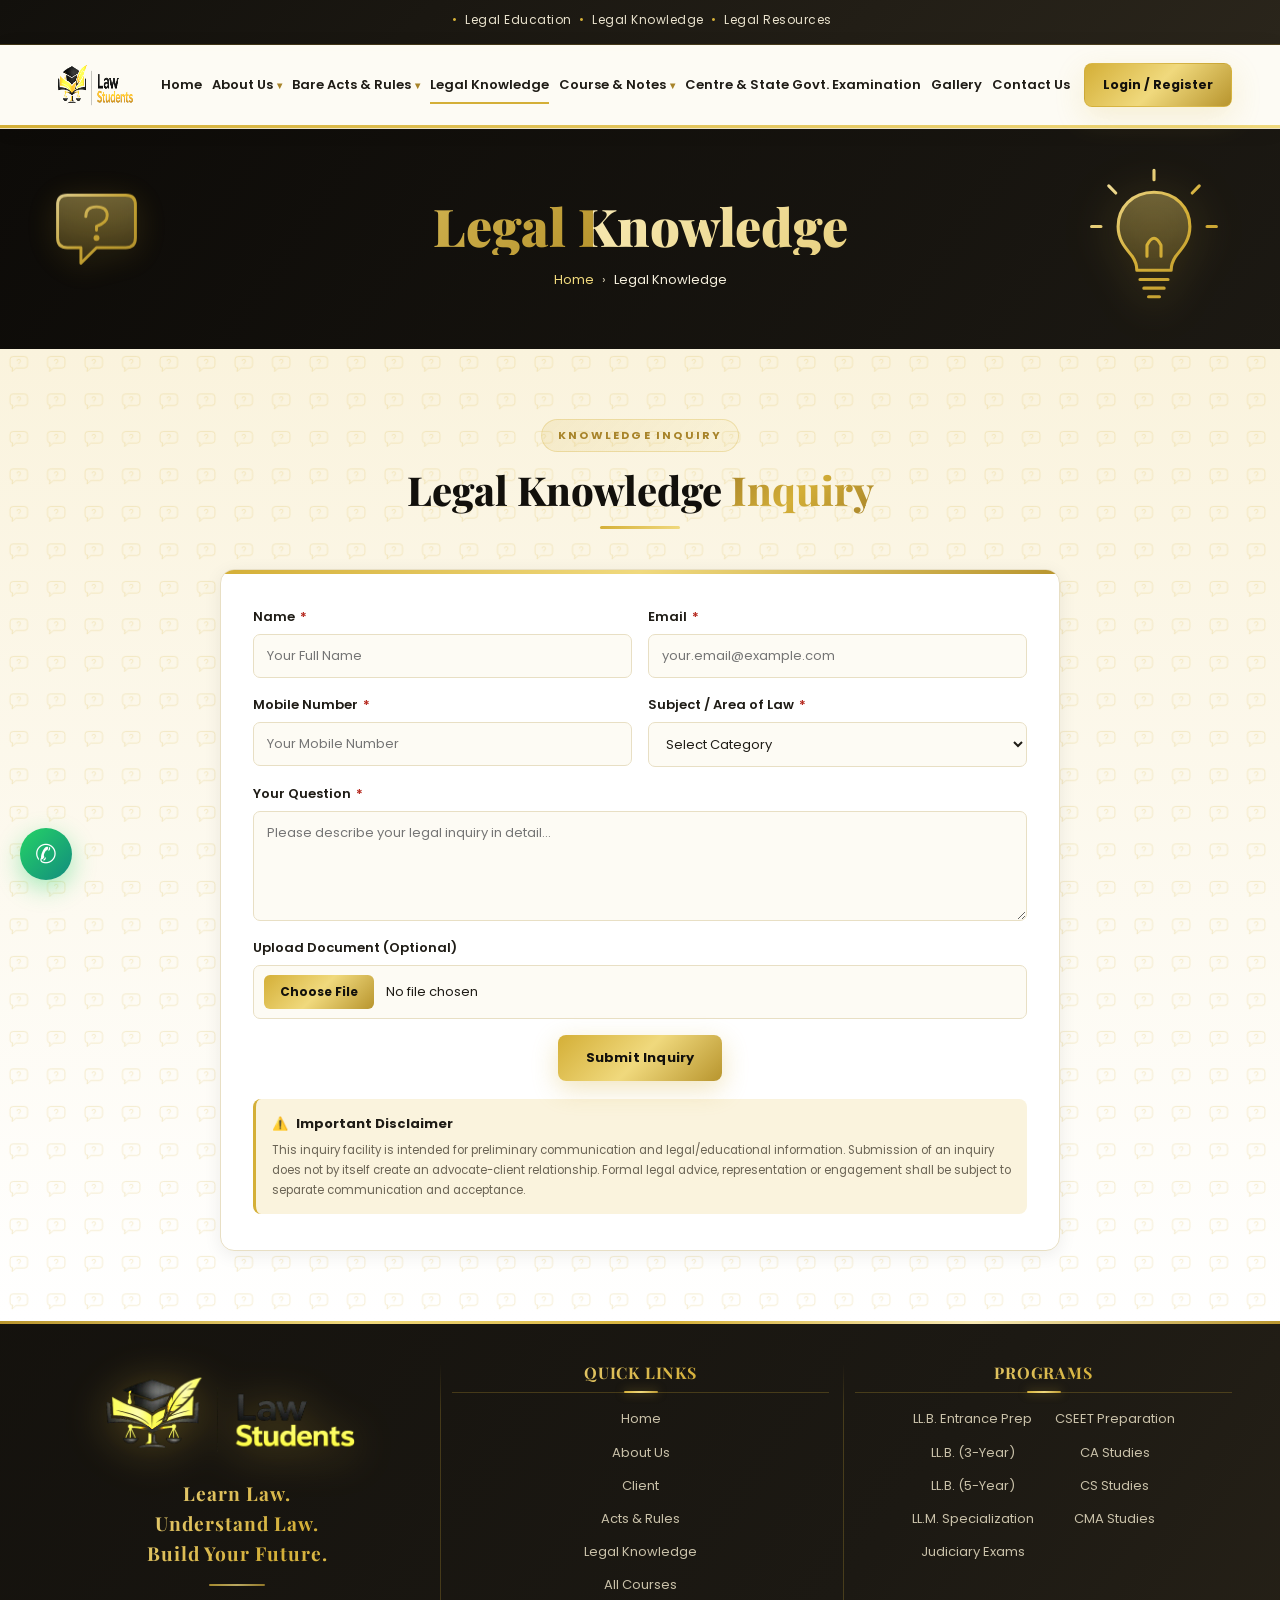
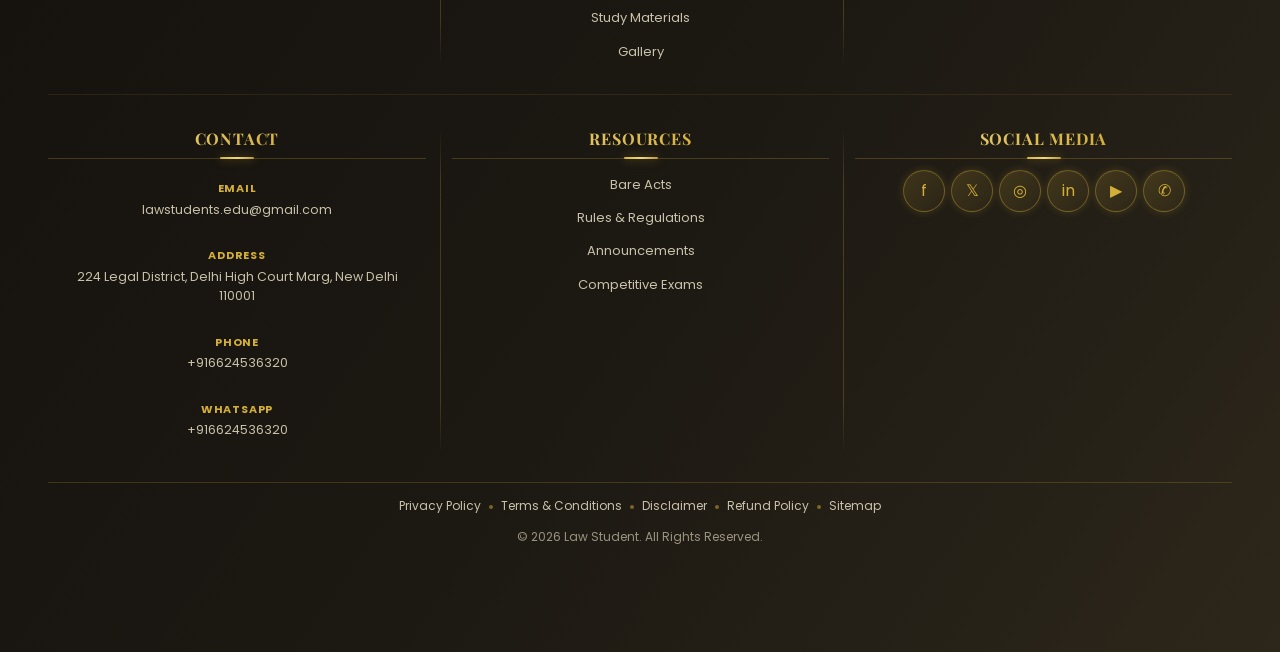
<file: legal-knowledge.html>
<!DOCTYPE html>
<html lang="en">
<head>
<meta charset="UTF-8">
<meta name="viewport" content="width=device-width, initial-scale=1.0">
<title>Legal Knowledge — Law Students</title>
<meta name="description" content="Send a legal knowledge inquiry to the Law Students team.">
<link rel="icon" href="images/logo11.png">
<link href="https://fonts.googleapis.com/css2?family=Playfair+Display:wght@500;600;700;800;900&family=Poppins:wght@300;400;500;600;700;800&display=swap" rel="stylesheet">
<link rel="stylesheet" href="css/site.css">
<link rel="stylesheet" href="css/inner.css">
<noscript><style>.se-pre-con{display:none!important}.reveal{opacity:1!important;transform:none!important}</style></noscript>
</head>
<body class="inner-page">

<!--===== PRELOADER STARTS =======-->
<div class="se-pre-con" id="preloader">
  <div class="preloader-icon">
    <div class="preloader-ring"></div>
    <div class="preloader-ring two"></div>
    <img src="images/preloader.svg" alt="Loading" loading="eager">
    <div class="preloader-text">Law Students</div>
  </div>
</div>
<!--===== PRELOADER ENDS =======-->

<a class="skip-link" href="#main">Skip to main content</a>

<!--===== NAVBAR (navbar.html) =======-->
<div data-include="navbar.html"><nav class="fallback-nav" aria-label="Main"><a href="index.html">Home</a><a href="about-us.html">About Us</a><a href="acts.html">Acts</a><a href="rules.html">Rules</a><a href="legal-knowledge.html">Legal Knowledge</a><a href="course.html">Courses</a><a href="copys.html">Free Notes</a><a href="clientele.html">Client</a><a href="govt-exams.html">Govt. Examination</a><a href="gallery.html">Gallery</a><a href="contact-us.html">Contact Us</a></nav></div>

<main id="main">
<section class="page-hero"><div class="wrap"><h1>Legal Knowledge</h1><nav class="crumbs" aria-label="Breadcrumb"><a href="index.html">Home</a><span aria-hidden="true">›</span><span aria-current="page">Legal Knowledge</span></nav></div></section>
<section class="section form-section" id="inquiry"><div class="wrap">
  <div class="section-head reveal"><span class="eyebrow">Knowledge Inquiry</span><h2 class="section-title">Legal Knowledge <span class="accent">Inquiry</span></h2><div class="title-rule"></div></div>
  <form class="form-card reveal" data-static action="#" method="post" enctype="multipart/form-data">
    <div class="form-row">
      <div class="field"><label for="lk-name">Name <span class="req" aria-hidden="true">*</span></label><input type="text" id="lk-name" name="name" placeholder="Your Full Name" autocomplete="name" required></div>
      <div class="field"><label for="lk-email">Email <span class="req" aria-hidden="true">*</span></label><input type="email" id="lk-email" name="email" placeholder="your.email@example.com" autocomplete="email" required></div>
      <div class="field"><label for="lk-mobile">Mobile Number <span class="req" aria-hidden="true">*</span></label><input type="tel" id="lk-mobile" name="mobile" placeholder="Your Mobile Number" autocomplete="tel" required></div>
      <div class="field"><label for="lk-subject">Subject / Area of Law <span class="req" aria-hidden="true">*</span></label><select id="lk-subject" name="subject" required><option value="">Select Category</option><option value="Cheque Bounce">Cheque Bounce</option><option value="Civil Law">Civil Law</option><option value="Criminal Law">Criminal Law</option><option value="Company Law">Company Law</option><option value="Hindu Law">Hindu Law</option><option value="Muslim Law">Muslim Law</option><option value="Labour Law">Labour Law</option><option value="Cyber Crime">Cyber Crime</option><option value="Cyber Security">Cyber Security</option><option value="Legal Compliance">Legal Compliance</option><option value="Other Laws">Other Laws</option></select></div>
      <div class="field full"><label for="lk-question">Your Question <span class="req" aria-hidden="true">*</span></label><textarea id="lk-question" name="question" placeholder="Please describe your legal inquiry in detail..." required></textarea></div>
      <div class="field full"><label for="lk-doc">Upload Document <span>(Optional)</span></label><input type="file" id="lk-doc" name="document"></div>
    </div>
    <div class="form-actions"><button type="submit" class="btn btn-gold">Submit Inquiry</button></div>
    <p class="form-status" role="status" hidden></p>
    <div class="form-note"><strong class="disc-title"><span aria-hidden="true">⚠️</span> Important Disclaimer</strong>This inquiry facility is intended for preliminary communication and legal/educational information. Submission of an inquiry does not by itself create an advocate-client relationship. Formal legal advice, representation or engagement shall be subject to separate communication and acceptance.</div>
  </form>
</div></section>
</main>

<!--===== FOOTER (footer.html) =======-->
<div data-include="footer.html"><p class="fallback-foot">© 2026 Law Student. All Rights Reserved.</p></div>

<script src="js/inner.js"></script>
</body>
</html>
</file>
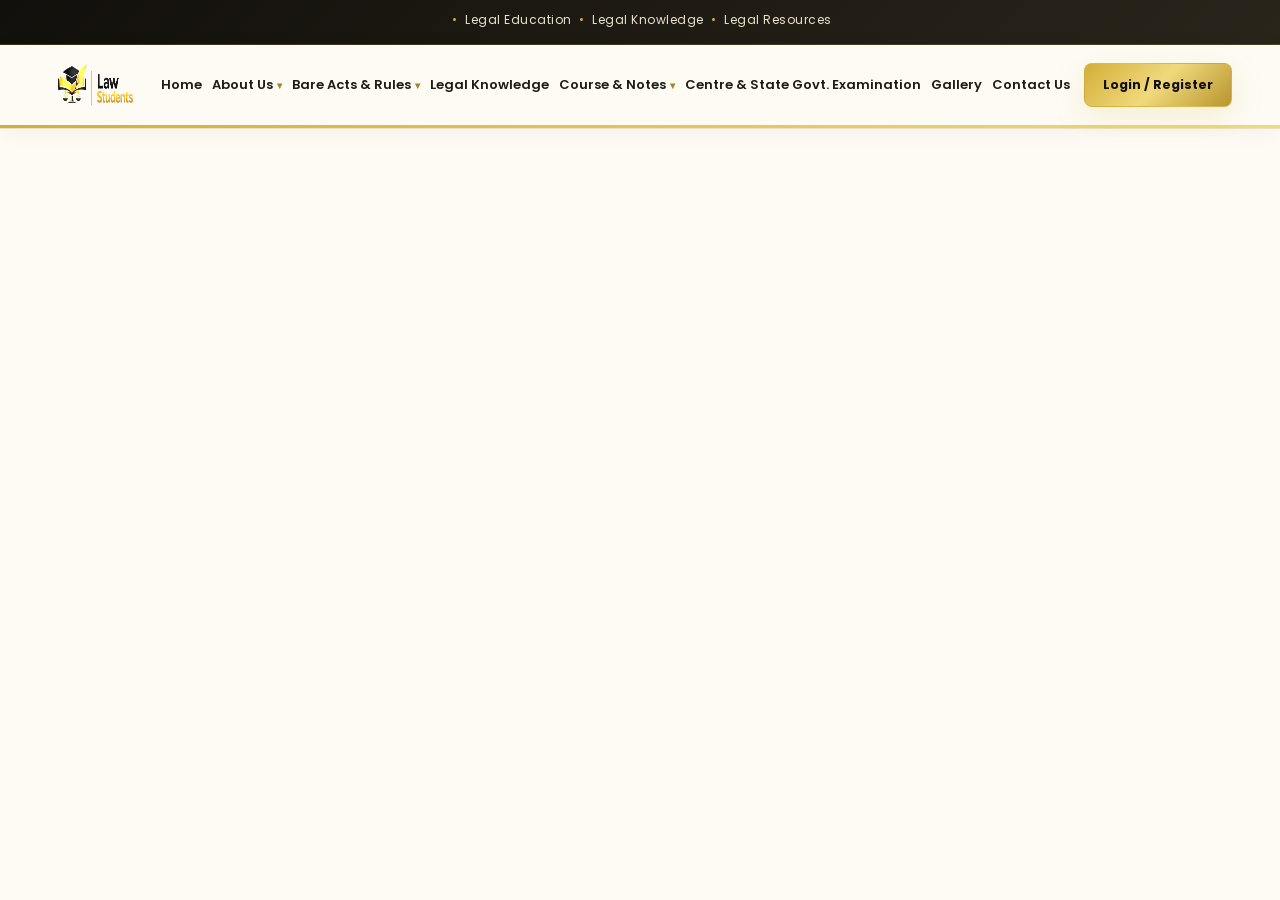
<file: navbar.html>
<!DOCTYPE html>
<html lang="en">
<head>
<meta charset="UTF-8">
<meta name="viewport" content="width=device-width, initial-scale=1.0">
<title>Law Students Navbar</title>
<link rel="icon" href="images/logo11.png">
<link href="https://fonts.googleapis.com/css2?family=Playfair+Display:wght@500;600;700;800;900&family=Poppins:wght@300;400;500;600;700;800&display=swap" rel="stylesheet">
<link rel="stylesheet" href="css/site.css">
<link rel="stylesheet" href="css/inner.css">
</head>
<body class="inner-page">

<!--===== TOP BAR =======-->
<div class="topbar" id="topbar">
  <div class="wrap">
    <div class="topbar-tags"><span>•</span> Legal Education <span>•</span> Legal Knowledge <span>•</span> Legal Resources</div>
    <div class="topbar-contact">
      <a href="mailto:lawstudents.edu@gmail.com" aria-label="Email"><img src="images/icons/email3.svg" alt="">lawstudents.edu@gmail.com</a>
      <a href="tel:+916624536320" aria-label="Phone"><img src="images/icons/phone3.svg" alt="">+916624536320</a>
    </div>
  </div>
</div>

<!--===== HEADER STARTS =======-->
<header class="site-header" id="siteHeader">
  <div class="wrap">
    <div class="nav-wrap">
      <a href="index.html" class="nav-logo"><img src="images/logo-full.png" alt="Law Students" loading="eager"></a>
      <nav aria-label="Main">
        <ul class="nav-menu">
          <li><a href="index.html">Home</a></li>
          <li class="has-drop">
            <a href="about-us.html">About Us</a>
            <div class="dropdown">
              <a href="about-us.html">About Us</a>
              <a href="clientele.html">Client</a>
            </div>
          </li>
          <li class="has-drop">
            <a href="acts.html">Bare Acts &amp; Rules</a>
            <div class="dropdown">
              <a href="acts.html">Acts</a>
              <a href="rules.html">Rules</a>
            </div>
          </li>
          <li><a href="legal-knowledge.html">Legal Knowledge</a></li>
          <li class="has-drop">
            <a href="course.html">Course &amp; Notes</a>
            <div class="dropdown">
              <a href="course.html">Course</a>
              <a href="copys.html">Free Notes</a>
            </div>
          </li>
          <li><a href="govt-exams.html">Centre &amp; State Govt. Examination</a></li>
          <li><a href="gallery.html">Gallery</a></li>
          <li><a href="contact-us.html">Contact Us</a></li>
        </ul>
      </nav>
      <a href="https://law.norloxsolutionscrm.com/login" class="btn-login">Login / Register</a>
      <div class="burger" id="burger" role="button" tabindex="0" aria-label="Menu" aria-expanded="false" aria-controls="mobileMenu"><span></span><span></span><span></span></div>
    </div>
  </div>
  <div class="mobile-menu" id="mobileMenu">
    <ul>
      <li><a href="index.html">Home</a></li>
      <li><a href="about-us.html">About Us</a></li>
      <li class="sub"><a href="clientele.html">Client</a></li>
      <li><a href="acts.html">Bare Acts &amp; Rules</a></li>
      <li class="sub"><a href="acts.html">Acts</a></li>
      <li class="sub"><a href="rules.html">Rules</a></li>
      <li><a href="legal-knowledge.html">Legal Knowledge</a></li>
      <li><a href="course.html">Course &amp; Notes</a></li>
      <li class="sub"><a href="course.html">Course</a></li>
      <li class="sub"><a href="copys.html">Free Notes</a></li>
      <li><a href="govt-exams.html">Centre &amp; State Govt. Examination</a></li>
      <li><a href="gallery.html">Gallery</a></li>
      <li><a href="contact-us.html">Contact Us</a></li>
      <li><a href="https://law.norloxsolutionscrm.com/login">Login / Register</a></li>
    </ul>
  </div>
</header>
<!--===== HEADER ENDS =======-->

</body>
</html>
</file>
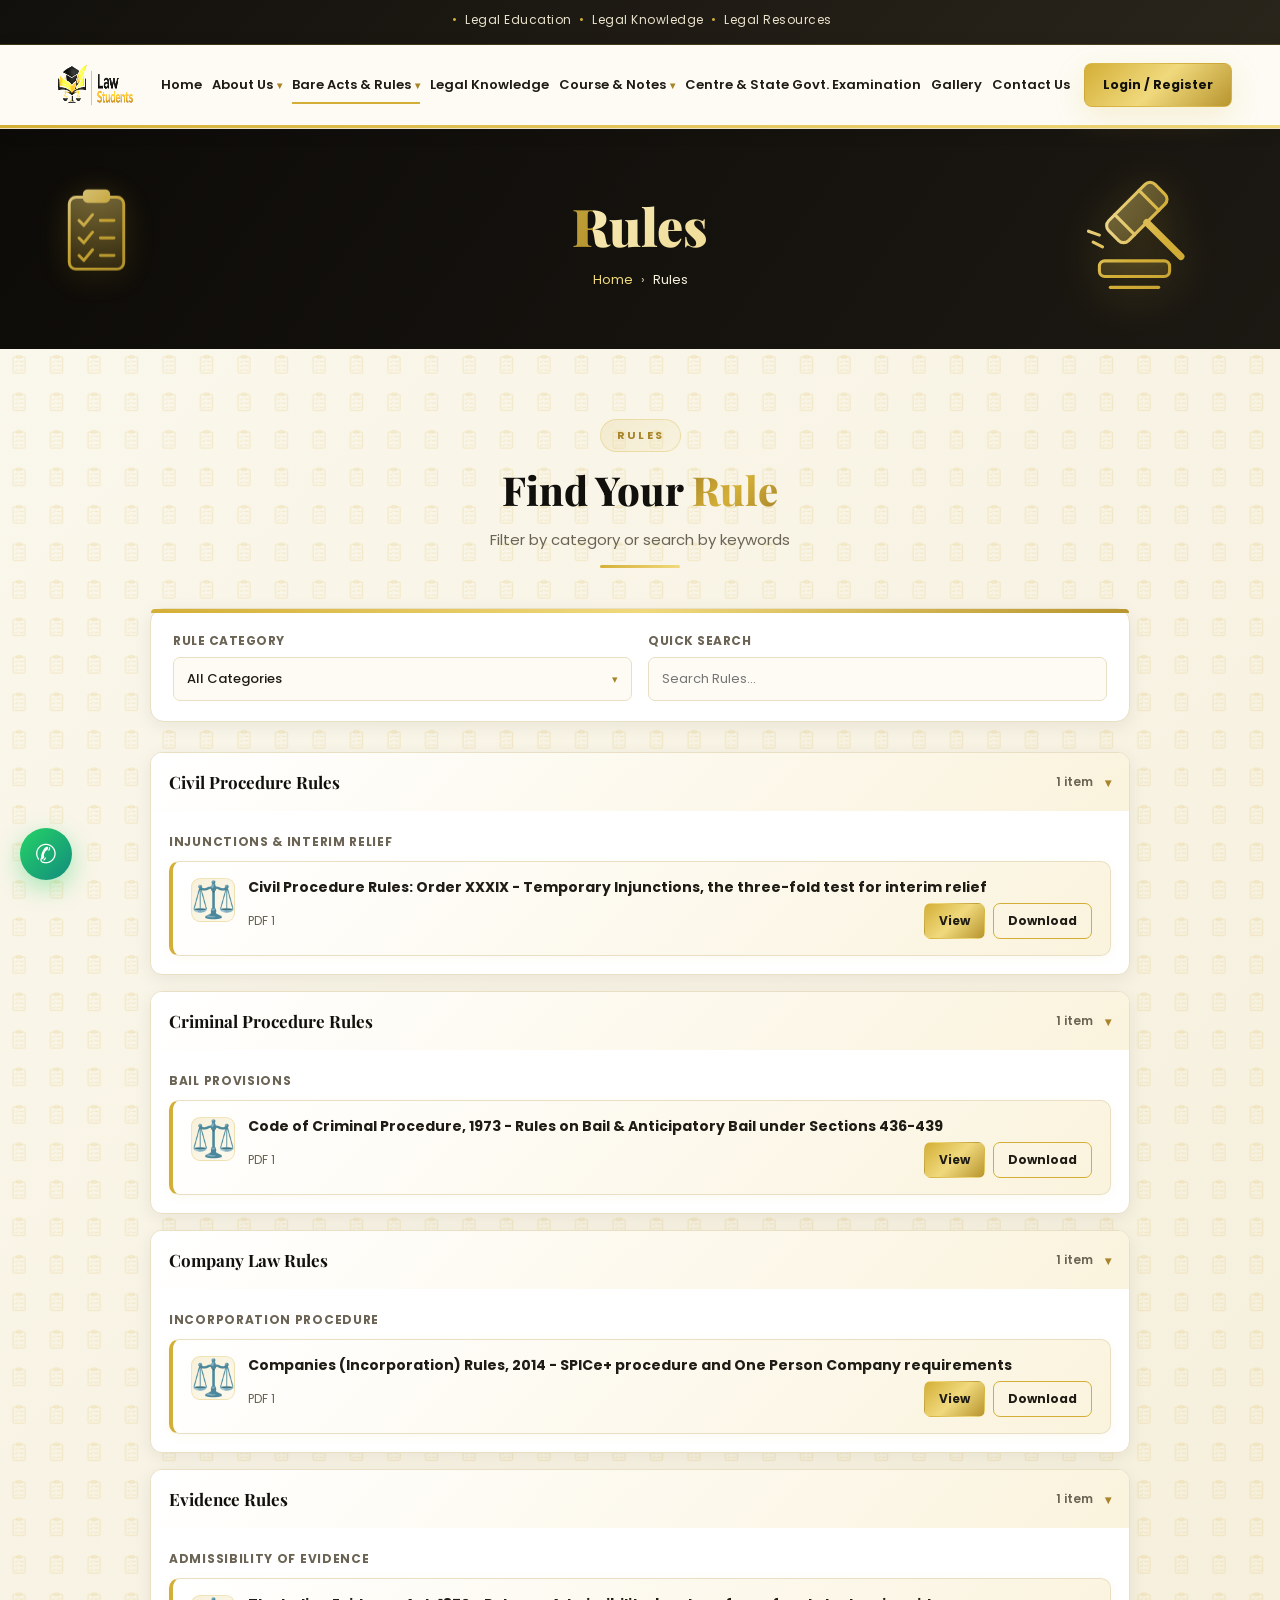
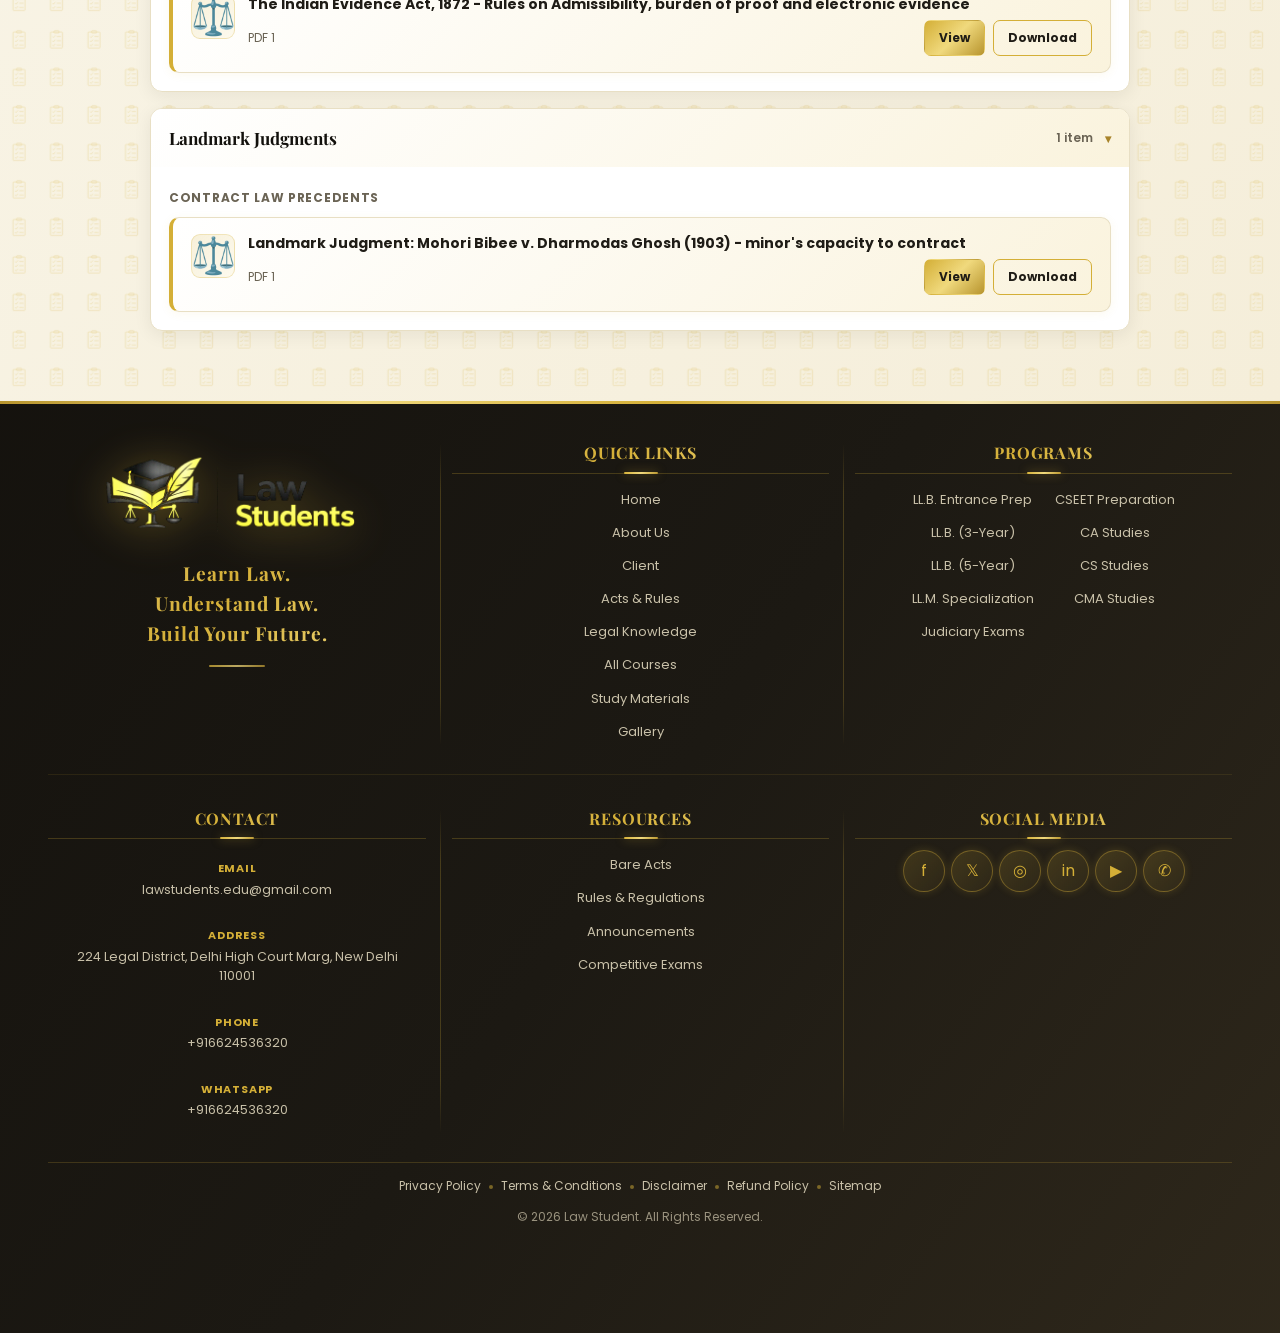
<file: rules.html>
<!DOCTYPE html>
<html lang="en">
<head>
<meta charset="UTF-8">
<meta name="viewport" content="width=device-width, initial-scale=1.0">
<title>Rules — Law Students</title>
<meta name="description" content="Browse procedural rules and landmark judgments by category and search by keyword.">
<link rel="icon" href="images/logo11.png">
<link href="https://fonts.googleapis.com/css2?family=Playfair+Display:wght@500;600;700;800;900&family=Poppins:wght@300;400;500;600;700;800&display=swap" rel="stylesheet">
<link rel="stylesheet" href="css/site.css">
<link rel="stylesheet" href="css/inner.css">
<noscript><style>.se-pre-con{display:none!important}.reveal{opacity:1!important;transform:none!important}</style></noscript>
</head>
<body class="inner-page">

<!--===== PRELOADER STARTS =======-->
<div class="se-pre-con" id="preloader">
  <div class="preloader-icon">
    <div class="preloader-ring"></div>
    <div class="preloader-ring two"></div>
    <img src="images/preloader.svg" alt="Loading" loading="eager">
    <div class="preloader-text">Law Students</div>
  </div>
</div>
<!--===== PRELOADER ENDS =======-->

<a class="skip-link" href="#main">Skip to main content</a>

<!--===== NAVBAR (navbar.html) =======-->
<div data-include="navbar.html"><nav class="fallback-nav" aria-label="Main"><a href="index.html">Home</a><a href="about-us.html">About Us</a><a href="acts.html">Acts</a><a href="rules.html">Rules</a><a href="legal-knowledge.html">Legal Knowledge</a><a href="course.html">Courses</a><a href="copys.html">Free Notes</a><a href="clientele.html">Client</a><a href="govt-exams.html">Govt. Examination</a><a href="gallery.html">Gallery</a><a href="contact-us.html">Contact Us</a></nav></div>

<main id="main">
<section class="page-hero"><div class="wrap"><h1>Rules</h1><nav class="crumbs" aria-label="Breadcrumb"><a href="index.html">Home</a><span aria-hidden="true">›</span><span aria-current="page">Rules</span></nav></div></section>
<section class="section rules-section" id="rules"><div class="wrap" data-filter="list">
  <div class="section-head reveal"><span class="eyebrow">Rules</span><h2 class="section-title">Find Your <span class="accent">Rule</span></h2><p class="section-sub">Filter by category or search by keywords</p><div class="title-rule"></div></div>
  <div class="filter-bar">
    <div class="filter-field"><label id="lbl-cat">Rule Category</label>
      <div class="dd"><button type="button" class="dd-btn" aria-haspopup="listbox" aria-expanded="false" aria-labelledby="lbl-cat" data-all-label="All Categories"><span class="dd-label">All Categories</span><span class="chev" aria-hidden="true">▾</span></button>
        <ul class="dd-menu" role="listbox" aria-labelledby="lbl-cat"><li role="option" data-value="all" aria-selected="true">All Rules</li><li role="option" data-value="4" aria-selected="false">Civil Procedure Rules</li><li role="option" data-value="5" aria-selected="false">Criminal Procedure Rules</li><li role="option" data-value="6" aria-selected="false">Company Law Rules</li><li role="option" data-value="7" aria-selected="false">Evidence Rules</li><li role="option" data-value="8" aria-selected="false">Landmark Judgments</li></ul></div></div>
    <div class="filter-field field"><label for="quick-search">Quick Search</label><input type="search" id="quick-search" placeholder="Search Rules..." autocomplete="off"></div>
  </div>
  <div class="res-list"><article class="res-cat" data-cat="4"><button type="button" class="res-cat-head" aria-expanded="true" aria-controls="cat-rules-4"><span>Civil Procedure Rules</span><span class="count">1 item</span><span class="chev" aria-hidden="true">▾</span></button><div class="res-cat-body" id="cat-rules-4"><div class="res-sub"><h3>Injunctions &amp; Interim Relief</h3><div class="res-grid"><div class="list-card" data-search="civil procedure rules: order xxxix - temporary injunctions, the three-fold test for interim relief civil procedure rules injunctions &amp; interim relief"><div class="list-icon" aria-hidden="true">⚖️</div><div class="list-body"><h4>Civil Procedure Rules: Order XXXIX - Temporary Injunctions, the three-fold test for interim relief</h4><div class="list-meta"><span class="pdf">PDF 1</span><span class="res-actions"><a class="primary" href="files/rules/0719d5a2253cb577c518608ae5a32d982c27_rule-cpc-order39.pdf" target="_blank" rel="noopener">View</a><a href="https://law.norloxsolutionscrm.com/auth/google">Download</a></span></div></div></div></div></div></div></article><article class="res-cat" data-cat="5"><button type="button" class="res-cat-head" aria-expanded="true" aria-controls="cat-rules-5"><span>Criminal Procedure Rules</span><span class="count">1 item</span><span class="chev" aria-hidden="true">▾</span></button><div class="res-cat-body" id="cat-rules-5"><div class="res-sub"><h3>Bail Provisions</h3><div class="res-grid"><div class="list-card" data-search="code of criminal procedure, 1973 - rules on bail &amp; anticipatory bail under sections 436-439 criminal procedure rules bail provisions"><div class="list-icon" aria-hidden="true">⚖️</div><div class="list-body"><h4>Code of Criminal Procedure, 1973 - Rules on Bail &amp; Anticipatory Bail under Sections 436-439</h4><div class="list-meta"><span class="pdf">PDF 1</span><span class="res-actions"><a class="primary" href="files/rules/8d3eb4dad7c28685f7e0f096268b1b522503_rule-crpc-bail.pdf" target="_blank" rel="noopener">View</a><a href="https://law.norloxsolutionscrm.com/auth/google">Download</a></span></div></div></div></div></div></div></article><article class="res-cat" data-cat="6"><button type="button" class="res-cat-head" aria-expanded="true" aria-controls="cat-rules-6"><span>Company Law Rules</span><span class="count">1 item</span><span class="chev" aria-hidden="true">▾</span></button><div class="res-cat-body" id="cat-rules-6"><div class="res-sub"><h3>Incorporation Procedure</h3><div class="res-grid"><div class="list-card" data-search="companies (incorporation) rules, 2014 - spice+ procedure and one person company requirements company law rules incorporation procedure"><div class="list-icon" aria-hidden="true">⚖️</div><div class="list-body"><h4>Companies (Incorporation) Rules, 2014 - SPICe+ procedure and One Person Company requirements</h4><div class="list-meta"><span class="pdf">PDF 1</span><span class="res-actions"><a class="primary" href="files/rules/bb7ad3c61a322a7454d26515d314447cec72_rule-companies-incorporation-2014.pdf" target="_blank" rel="noopener">View</a><a href="https://law.norloxsolutionscrm.com/auth/google">Download</a></span></div></div></div></div></div></div></article><article class="res-cat" data-cat="7"><button type="button" class="res-cat-head" aria-expanded="true" aria-controls="cat-rules-7"><span>Evidence Rules</span><span class="count">1 item</span><span class="chev" aria-hidden="true">▾</span></button><div class="res-cat-body" id="cat-rules-7"><div class="res-sub"><h3>Admissibility of Evidence</h3><div class="res-grid"><div class="list-card" data-search="the indian evidence act, 1872 - rules on admissibility, burden of proof and electronic evidence evidence rules admissibility of evidence"><div class="list-icon" aria-hidden="true">⚖️</div><div class="list-body"><h4>The Indian Evidence Act, 1872 - Rules on Admissibility, burden of proof and electronic evidence</h4><div class="list-meta"><span class="pdf">PDF 1</span><span class="res-actions"><a class="primary" href="files/rules/3ee7ac244387c2910abdca3140bd2e97bedf_rule-evidence-admissibility.pdf" target="_blank" rel="noopener">View</a><a href="https://law.norloxsolutionscrm.com/auth/google">Download</a></span></div></div></div></div></div></div></article><article class="res-cat" data-cat="8"><button type="button" class="res-cat-head" aria-expanded="true" aria-controls="cat-rules-8"><span>Landmark Judgments</span><span class="count">1 item</span><span class="chev" aria-hidden="true">▾</span></button><div class="res-cat-body" id="cat-rules-8"><div class="res-sub"><h3>Contract Law Precedents</h3><div class="res-grid"><div class="list-card" data-search="landmark judgment: mohori bibee v. dharmodas ghosh (1903) - minor&#039;s capacity to contract landmark judgments contract law precedents"><div class="list-icon" aria-hidden="true">⚖️</div><div class="list-body"><h4>Landmark Judgment: Mohori Bibee v. Dharmodas Ghosh (1903) - minor&#039;s capacity to contract</h4><div class="list-meta"><span class="pdf">PDF 1</span><span class="res-actions"><a class="primary" href="files/rules/6a3a97c81ce41_Case-of-Mohari-Bibi-v.-Dharmodas-Ghosh.pdf" target="_blank" rel="noopener">View</a><a href="https://law.norloxsolutionscrm.com/auth/google">Download</a></span></div></div></div></div></div></div></article></div>
  <p class="res-none" hidden>No rules match your search. Try another keyword or category.</p>
</div></section>
</main>

<!--===== FOOTER (footer.html) =======-->
<div data-include="footer.html"><p class="fallback-foot">© 2026 Law Student. All Rights Reserved.</p></div>

<script src="js/inner.js"></script>
</body>
</html>
</file>
<file: css/site.css>
@media (prefers-reduced-motion: reduce) {
  *{animation:none!important;transition:none!important}
}
:root{
  --gold:#d4af37;
  --gold-light:#f0d97d;
  --gold-pale:#faf3dd;
  --gold-dark:#a8842a;
  --black:#12100c;
  --ink:#1f1c16;
  --muted:#6b6455;
  --line:#e8dfc4;
  --white:#ffffff;
  --cream:#fdfbf4;
  --grad-gold:linear-gradient(135deg,#d4af37 0%,#f0d97d 50%,#b8952e 100%);
  --shadow-gold:0 10px 30px rgba(212,175,55,.18);
  --shadow-soft:0 4px 18px rgba(30,26,16,.07);
}
*{margin:0;padding:0;box-sizing:border-box}
html{scroll-behavior:smooth}
body{
  font-family:'Poppins',sans-serif;
  color:var(--ink);
  background:var(--cream);
  overflow-x:hidden;
  line-height:1.7;
}
img{max-width:100%;display:block}
a{text-decoration:none;color:inherit}
ul{list-style:none}

/* ---------- SVG PATTERN BACKGROUNDS ---------- */
@keyframes patternDrift{0%{transform:translateX(0)}100%{transform:translateX(100px)}}
.hero::before{
  content:'';position:absolute;inset:0;z-index:0;
  background:radial-gradient(circle at 20% 50%, rgba(212,175,55,.12) 0%, transparent 70%), radial-gradient(circle at 80% 80%, rgba(240,217,125,.08) 0%, transparent 70%);
  pointer-events:none;animation:floatOrb 19s ease-in-out infinite reverse,floatVertical 10s ease-in-out infinite;
  width:180px;height:180px;border-radius:50%;
}
.hero::after{
  content:'';position:absolute;inset:0;z-index:0;
  background:radial-gradient(circle at 30% 40%, rgba(240,217,125,.1) 0%, transparent 65%);
  pointer-events:none;animation:floatOrb 16s ease-in-out infinite,floatVertical 8s ease-in-out infinite;
  width:160px;height:160px;border-radius:50%;right:8%;top:12%;left:auto;
}
.kn-section::before{background-image:url('data:image/svg+xml;utf8,<svg xmlns="http://www.w3.org/2000/svg" viewBox="0 0 1200 600" preserveAspectRatio="xMidYMid slice"><defs><pattern id="scales" x="0" y="0" width="150" height="150" patternUnits="userSpaceOnUse"><g stroke="%23d4af37" stroke-width="0.5" fill="none" opacity="0.47"><circle cx="75" cy="50" r="20"/><path d="M75,70 L60,90 M75,70 L90,90"/><line x1="60" y1="90" x2="90" y2="90"/></g></pattern></defs><rect width="1200" height="600" fill="none"/><rect width="1200" height="600" fill="url(%23scales)"/></svg>');background-size:150px 150px;animation:patternDrift 20s linear infinite}
.how-section::before{background-image:url('data:image/svg+xml;utf8,<svg xmlns="http://www.w3.org/2000/svg" viewBox="0 0 1000 500" preserveAspectRatio="xMidYMid slice"><defs><pattern id="pillars" x="0" y="0" width="200" height="200" patternUnits="userSpaceOnUse"><g stroke="%23d4af37" stroke-width="1" fill="none" opacity="0.10"><rect x="80" y="20" width="40" height="150"/><path d="M70,170 L130,170 L130,180 L70,180 Z"/><path d="M70,30 L130,30 L130,20 L70,20 Z"/></g></pattern></defs><rect width="1000" height="500" fill="url(%23pillars)"/></svg>');background-size:200px 200px}
.site-footer::before{background-image:none !important;display:none !important}

/* ---------- PRELOADER ---------- */
.se-pre-con{
  position:fixed;inset:0;z-index:99999;
  background:linear-gradient(135deg,#12100c 0%,#2a251b 60%,#12100c 100%);
  display:flex;align-items:center;justify-content:center;
  transition:opacity .6s ease,visibility .6s ease;
}
.se-pre-con.loaded{opacity:0;visibility:hidden;pointer-events:none}
.preloader-icon{position:relative;display:flex;align-items:center;justify-content:center}
.preloader-icon img{width:90px;height:90px;animation:preSpin 2.4s linear infinite;filter:drop-shadow(0 0 14px rgba(212,175,55,.7));will-change:transform}
.preloader-ring{
  position:absolute;width:150px;height:150px;border-radius:50%;
  border:2px solid transparent;border-top-color:var(--gold);border-right-color:var(--gold-light);
  animation:preSpin 1.1s linear infinite;will-change:transform;
}
.preloader-ring.two{width:186px;height:186px;border-top-color:transparent;border-bottom-color:var(--gold-dark);animation-duration:1.7s;animation-direction:reverse}
.preloader-text{
  position:absolute;bottom:-90px;left:50%;transform:translateX(-50%);
  font-family:'Playfair Display',serif;color:var(--gold);letter-spacing:5px;
  font-size:13px;text-transform:uppercase;white-space:nowrap;
  animation:pulseGlow 1.8s ease-in-out infinite;
}
@keyframes preSpin{to{transform:rotate(360deg)}}
@keyframes pulseGlow{0%,100%{opacity:.45}50%{opacity:1;text-shadow:0 0 16px rgba(212,175,55,.8)}}

/* ---------- SCROLL PROGRESS ---------- */
.progress-wrap{
  position:fixed;right:26px;bottom:26px;height:46px;width:46px;
  cursor:pointer;display:block;border-radius:50%;
  box-shadow:inset 0 0 0 2px rgba(212,175,55,.25);
  z-index:9000;opacity:0;visibility:hidden;transform:translateY(16px);
  transition:all .4s ease;background:rgba(18,16,12,.9);
}
.progress-wrap.active{opacity:1;visibility:visible;transform:translateY(0)}
.progress-wrap::after{
  content:'↑';position:absolute;inset:0;text-align:center;line-height:46px;
  font-size:18px;color:var(--gold);
}
.progress-wrap svg path{fill:none;stroke:var(--gold);stroke-width:4;transition:all .2s linear}

/* ---------- TOP BAR ---------- */
.topbar{
  background:linear-gradient(135deg,#12100c 0%,#2a251b 100%);
  color:#e9e2cd;font-size:12px;padding:6px 0;
  border-bottom:1px solid rgba(212,175,55,.22);
  max-height:45px;overflow:hidden;
  transition:max-height .3s ease;
}
.topbar.collapsed{max-height:0;padding:0;border:none}
.topbar .wrap{display:flex;justify-content:center;align-items:center;gap:16px;flex-wrap:wrap;padding:0;flex-direction:column}
.topbar-tags{display:block;font-size:12px;color:#e9e2cd;letter-spacing:0.5px;width:100%;text-align:center;padding:4px 0}
.topbar-tags span{color:var(--gold);margin:0 clamp(2px,1vw,4px)}
.topbar-contact{display:flex;gap:20px;align-items:center}
.topbar-contact a{display:flex;align-items:center;gap:6px;transition:color .3s;font-size:11px}
.topbar-contact a:hover{color:var(--gold)}
.topbar-contact img{width:13px;height:13px;filter:invert(74%) sepia(58%) saturate(432%) hue-rotate(2deg) brightness(92%) contrast(89%)}

/* ---------- HEADER / NAV ---------- */
.site-header{
  position:sticky;top:0;z-index:8000;
  background:rgba(253,251,244,.95);backdrop-filter:blur(12px);
  border-bottom:1px solid var(--line);
  box-shadow:0 2px 20px rgba(30,26,16,.05);
  transition:all .3s ease,box-shadow .3s,background .3s;
}
.site-header.stuck{box-shadow:0 6px 26px rgba(30,26,16,.11)}
.site-header::after{content:'';display:block;height:3px;background:var(--grad-gold);
  background-size:200% 100%;animation:goldFlow 6s linear infinite}
@keyframes goldFlow{0%{background-position:0% 50%}100%{background-position:200% 50%}}
.nav-wrap{display:flex;align-items:center;justify-content:space-between;gap:14px;padding:10px 0}
.nav-logo img{height:60px;width:auto;transition:height .3s;filter:brightness(1.5)}
.nav-menu{display:flex;align-items:center;gap:12px}
.nav-menu > li{position:relative}
.nav-menu > li > a{
  font-size:13px;font-weight:600;color:var(--ink);padding:8px 0;
  position:relative;display:inline-block;transition:color .3s;
  white-space:nowrap;
}
.nav-menu > li > a::after{
  content:'';position:absolute;left:0;bottom:0;height:2px;width:0;
  background:var(--grad-gold);transition:width .35s ease;
}
.nav-menu > li > a:hover{color:var(--gold-dark)}
.nav-menu > li > a:hover::after{width:100%}
.has-drop > a::before{
  content:'▾';position:relative;margin-left:4px;font-size:10px;
  color:var(--gold-dark);top:0;right:0;
}
.has-drop{padding-right:0}
.dropdown{
  position:absolute;top:calc(100% + 10px);left:-12px;min-width:200px;
  background:var(--white);border:1px solid var(--line);border-radius:10px;
  box-shadow:0 16px 40px rgba(30,26,16,.13);
  padding:6px;opacity:0;visibility:hidden;transform:translateY(8px);
  transition:opacity 1.2s ease, visibility 1.2s ease, transform 0.3s ease;border-top:3px solid var(--gold);pointer-events:none;
}
.has-drop:hover .dropdown{opacity:1;visibility:visible;transform:translateY(0);pointer-events:auto;transition:opacity 0.4s ease, visibility 0.4s ease, transform 0.3s ease}
.dropdown a{display:block;padding:9px 12px;font-size:13px;font-weight:500;border-radius:6px;transition:all .25s}
.dropdown a:hover{background:var(--gold-pale);color:var(--gold-dark);padding-left:16px}
.btn-login{
  background:var(--grad-gold);color:var(--black);font-weight:700;font-size:12.5px;
  padding:9px 18px;border-radius:8px;white-space:nowrap;
  box-shadow:var(--shadow-gold);transition:all .35s ease;
  border:1px solid rgba(212,175,55,.6);min-height:44px;display:flex;align-items:center;
}
.btn-login:hover{transform:translateY(-2px);box-shadow:0 14px 30px rgba(212,175,55,.38);filter:brightness(1.06)}
.burger{display:none;flex-direction:column;gap:5px;cursor:pointer;padding:8px;min-width:44px;min-height:44px;justify-content:center}
.burger span{width:24px;height:2.5px;background:var(--ink);border-radius:2px;transition:all .3s}
.burger.open span:nth-child(1){transform:translateY(8px) rotate(45deg)}
.burger.open span:nth-child(2){opacity:0}
.burger.open span:nth-child(3){transform:translateY(-8px) rotate(-45deg)}
.mobile-menu{
  display:none;border-top:1px solid var(--line);
  max-height:0;overflow:hidden;transition:max-height .45s ease;background:var(--white);
}
.mobile-menu.open{max-height:820px;overflow-y:auto}
.mobile-menu ul{padding:8px 0}
.mobile-menu a{display:flex;align-items:center;padding:clamp(12px,2vw,16px) clamp(14px,3vw,20px);font-size:clamp(12px,2vw,14px);font-weight:500;border-bottom:1px solid #f3eeda;min-height:44px;min-width:44px;transition:all .25s}
.mobile-menu a:hover{background:var(--gold-pale);color:var(--gold-dark)}
.mobile-menu .sub a{padding-left:40px;font-size:13px;color:var(--muted)}

/* ---------- LAYOUT ---------- */
.wrap{max-width:1220px;margin:0 auto;padding:0 18px}
.section{padding:clamp(36px,7vw,70px) 0;position:relative}
.section-head{text-align:center;max-width:760px;margin:0 auto 40px}
.eyebrow{
  display:inline-block;font-size:11px;font-weight:700;letter-spacing:2.2px;
  text-transform:uppercase;color:var(--gold-dark);
  background:linear-gradient(135deg,rgba(212,175,55,.14),rgba(240,217,125,.08));
  border:1px solid rgba(212,175,55,.3);
  padding:6px 16px;border-radius:30px;margin-bottom:14px;
  animation:fadeInScale .8s cubic-bezier(.22,1,.36,1) 0.1s both;
}
.section-title{
  font-family:'Playfair Display',serif;font-weight:800;
  font-size:clamp(26px,3.5vw,40px);line-height:1.2;color:var(--black);margin-bottom:12px;
  animation:fadeInScale .9s cubic-bezier(.22,1,.36,1) 0.2s both;
}
.section-title .accent{
  background:linear-gradient(135deg,#a8842a,#d4af37,#a8842a);
  -webkit-background-clip:text;background-clip:text;-webkit-text-fill-color:transparent;
}
.section-sub{font-size:15px;color:var(--muted);line-height:1.8;animation:fadeInScale .8s cubic-bezier(.22,1,.36,1) 0.3s both}
.title-rule{
  width:0;height:3px;margin:12px auto 0;border-radius:3px;background:var(--grad-gold);
  background-size:200% 100%;
  animation:lineGrow 1s cubic-bezier(.22,1,.36,1) 0.4s forwards, goldShimmer 3s linear 0.5s infinite;
  will-change:width;
}
@keyframes lineGrow{0%{width:0}100%{width:80px}}
@keyframes fadeInScale{from{opacity:0;transform:scale(.95);}to{opacity:1;transform:scale(1)}}
@keyframes goldShimmer{0%,100%{background-position:0% 50%}50%{background-position:100% 50%}}

/* ---------- REVEAL ANIMATIONS ---------- */
.reveal{opacity:0;transform:translateY(30px);transition-property:opacity,transform;transition-duration:.8s;transition-timing-function:cubic-bezier(.22,1,.36,1)}
.reveal.in{opacity:1;transform:translateY(0)}
.reveal[data-d="1"]{transition-delay:0.08s}
.reveal[data-d="2"]{transition-delay:0.16s}
.reveal[data-d="3"]{transition-delay:0.24s}
.reveal[data-d="4"]{transition-delay:0.32s}

/* List cards slide from left */
.list-card.reveal{transform:translateX(-30px)}
.list-card.reveal.in{transform:translateX(0)}

/* Gallery/course cards scale up */
.course-card.reveal,.album.reveal{transform:scale(.95);opacity:0}
.course-card.reveal.in,.album.reveal.in{transform:scale(1);opacity:1}

/* Course card per-row stagger */
.course-grid .course-card:nth-child(1){--delay:0.08s}
.course-grid .course-card:nth-child(2){--delay:0.16s}
.course-grid .course-card:nth-child(3){--delay:0.24s}
.course-grid .course-card:nth-child(4){--delay:0.14s}
.course-grid .course-card:nth-child(5){--delay:0.22s}
.course-grid .course-card:nth-child(6){--delay:0.30s}
.course-grid .course-card:nth-child(7){--delay:0.12s}
.course-grid .course-card:nth-child(8){--delay:0.20s}
.course-grid .course-card:nth-child(9){--delay:0.28s}
.course-grid .course-card{transition-delay:var(--delay,0)}

/* Knowledge category cards - scale entrance + continuous float animation */
@keyframes floatCard{0%,100%{transform:translateY(0)}50%{transform:translateY(-8px)}}
@keyframes scaleIn{0%{transform:scale(0.8);opacity:0}100%{transform:scale(1);opacity:1}}

.kn-card.reveal{
  opacity:0;
  transform:scale(0.8);
  transition:all .5s cubic-bezier(.22,1,.36,1);
}
.kn-card.reveal.in{
  opacity:1;
  transform:scale(1);
  animation:floatCard 3s ease-in-out infinite;
}

/* How-it-works count-up effect */
.how-num{animation:countUp 1.2s cubic-bezier(.22,1,.36,1) forwards;animation-delay:0.3s}
@keyframes countUp{from{opacity:0;transform:translateY(20px)}to{opacity:1;transform:translateY(0)}}

/* Hero parallax floats - now handled in SVG pattern backgrounds section */
@keyframes floatOrb{0%,100%{transform:translate(0,0) scale(1)}50%{transform:translate(40px,-35px) scale(1.12)}}
@keyframes floatVertical{0%,100%{transform:translateY(0)}50%{transform:translateY(-25px)}}

/* Button shimmer on hover */
.btn-gold,.btn:hover{
  background-size:200% 100%;
  background-position:0% 50%;
}
.btn-gold:hover{animation:buttonShimmer .6s ease}
@keyframes buttonShimmer{0%{background-position:0% 50%}50%{background-position:100% 50%}100%{background-position:100% 50%}}

/* ---------- HERO ---------- */
.hero{
  position:relative;overflow:hidden;color:#f5efdd;
  background:linear-gradient(125deg,#0d0b08 0%,#1c1913 32%,#3a3120 58%,#1c1913 80%,#0d0b08 100%);
  background-size:320% 320%;
  animation:heroShift 22s ease infinite;
  padding:90px 0 100px;
}
@keyframes heroShift{0%{background-position:0% 50%}50%{background-position:100% 50%}100%{background-position:0% 50%}}
.hero-inner{position:relative;z-index:2;text-align:center}
.hero-logo{
  height:150px;width:auto;margin:0 auto 20px;
  filter:drop-shadow(0 12px 34px rgba(212,175,55,.42));
  animation:logoFloat 5.5s ease-in-out infinite;will-change:transform;
}
@keyframes logoFloat{0%,100%{transform:translateY(0)}50%{transform:translateY(-12px)}}
.hero h1{
  font-family:'Playfair Display',serif;font-weight:900;
  font-size:clamp(36px,6.2vw,68px);line-height:1.08;margin-bottom:6px;
  background:linear-gradient(135deg,#f7e9b4 0%,#d4af37 42%,#f0d97d 70%,#b8952e 100%);
  background-size:220% auto;
  background-position:-220% center;
  -webkit-background-clip:text;background-clip:text;-webkit-text-fill-color:transparent;
  animation:shine 7s linear infinite;
}
@keyframes shine{
  0%{background-position:-220% center}
  50%{background-position:0% center}
  100%{background-position:220% center}
}
.hero-tag{
  font-family:'Playfair Display',serif;font-size:clamp(15px,2.2vw,24px);
  font-weight:600;color:var(--gold-light);margin-bottom:16px;letter-spacing:.3px;
}
.hero-desc{max-width:720px;margin:0 auto 30px;font-size:15px;color:#cfc7ae;line-height:1.8}
.hero-btns{display:flex;gap:12px;justify-content:center;flex-wrap:wrap}
.btn{
  display:inline-block;padding:13px 28px;border-radius:8px;
  font-weight:700;font-size:13px;letter-spacing:.2px;
  transition:all .38s cubic-bezier(.22,1,.36,1);cursor:pointer;border:none;
  font-family:'Poppins',sans-serif;min-height:44px;display:flex;align-items:center;
}
.btn-gold{background:var(--grad-gold);color:var(--black);box-shadow:0 8px 26px rgba(212,175,55,.32)}
.btn-gold:hover{transform:translateY(-3px);box-shadow:0 18px 40px rgba(212,175,55,.48);filter:brightness(1.07)}
.btn-ghost{background:transparent;color:var(--gold-light);border:1.5px solid rgba(212,175,55,.5);transition:all .35s}
.btn-ghost:hover{background:rgba(212,175,55,.12);border-color:var(--gold);transform:translateY(-3px)}

/* ---------- ABOUT ---------- */
.about-section{background:transparent;position:relative;overflow:hidden}
.about-section::before{content:'';position:absolute;inset:0;background-image:url('data:image/svg+xml;utf8,<svg xmlns="http://www.w3.org/2000/svg" viewBox="0 0 1200 600" preserveAspectRatio="xMidYMid slice"><defs><pattern id="laurel" x="0" y="0" width="150" height="150" patternUnits="userSpaceOnUse"><g stroke="%23d4af37" stroke-width="2" fill="none" opacity="0.46"><path d="M70,95 Q42,88 40,60 Q39,38 55,25"/><path d="M80,95 Q108,88 110,60 Q111,38 95,25"/><path d="M45,52 L36,48 M48,44 L39,40 M52,36 L44,31 M57,29 L50,24"/><path d="M105,52 L114,48 M102,44 L111,40 M98,36 L106,31 M93,29 L100,24"/></g></pattern></defs><rect width="1200" height="600" fill="url(%23laurel)"/></svg>');background-size:150px 150px;opacity:1;pointer-events:none;z-index:0}
.about-section .wrap{position:relative;z-index:1}
.about-section::after{
  content:'';position:absolute;inset:0;z-index:-1;
  background:linear-gradient(180deg,var(--white) 0%,var(--gold-pale) 100%);pointer-events:none;
}
.about-card{
  max-width:920px;margin:0 auto;text-align:center;
  background:var(--white);border:1px solid var(--line);
  border-radius:14px;padding:42px 38px;
  box-shadow:var(--shadow-soft);position:relative;overflow:hidden;
}
.about-card::before{content:'';position:absolute;top:0;left:0;right:0;height:4px;background:var(--grad-gold)}
.about-card p{font-size:15px;color:var(--muted);line-height:1.9}

/* ---------- COURSE CARDS ---------- */
.courses-section{background:var(--white);position:relative;overflow:hidden}
.courses-section::after{content:'';position:absolute;inset:0;background-image:url('data:image/svg+xml;utf8,<svg xmlns="http://www.w3.org/2000/svg" viewBox="0 0 1200 1000" preserveAspectRatio="xMidYMid slice"><text x="50" y="80" font-family="Playfair Display,serif" font-size="18" font-weight="600" fill="%23d4af37" opacity="0.15" transform="rotate(-25 50 80)">LAW</text><text x="150" y="150" font-family="Playfair Display,serif" font-size="18" font-weight="600" fill="%23d4af37" opacity="0.15" transform="rotate(15 150 150)">COURSE</text><text x="280" y="120" font-family="Playfair Display,serif" font-size="18" font-weight="600" fill="%23d4af37" opacity="0.15" transform="rotate(-35 280 120)">ENROLL</text><text x="450" y="180" font-family="Playfair Display,serif" font-size="18" font-weight="600" fill="%23d4af37" opacity="0.15" transform="rotate(20 450 180)">STUDY</text><text x="650" y="140" font-family="Playfair Display,serif" font-size="18" font-weight="600" fill="%23d4af37" opacity="0.15" transform="rotate(-15 650 140)">LEGAL</text><text x="850" y="200" font-family="Playfair Display,serif" font-size="18" font-weight="600" fill="%23d4af37" opacity="0.15" transform="rotate(30 850 200)">EDUCATION</text><text x="1050" y="100" font-family="Playfair Display,serif" font-size="18" font-weight="600" fill="%23d4af37" opacity="0.15" transform="rotate(-22 1050 100)">LAW</text><text x="100" y="320" font-family="Playfair Display,serif" font-size="18" font-weight="600" fill="%23d4af37" opacity="0.15" transform="rotate(25 100 320)">KNOWLEDGE</text><text x="320" y="380" font-family="Playfair Display,serif" font-size="18" font-weight="600" fill="%23d4af37" opacity="0.15" transform="rotate(-20 320 380)">MASTER</text><text x="550" y="350" font-family="Playfair Display,serif" font-size="18" font-weight="600" fill="%23d4af37" opacity="0.15" transform="rotate(18 550 350)">LEARN</text><text x="800" y="400" font-family="Playfair Display,serif" font-size="18" font-weight="600" fill="%23d4af37" opacity="0.15" transform="rotate(-30 800 400)">PRACTICE</text><text x="1000" y="320" font-family="Playfair Display,serif" font-size="18" font-weight="600" fill="%23d4af37" opacity="0.15" transform="rotate(22 1000 320)">EXAM</text><text x="200" y="580" font-family="Playfair Display,serif" font-size="18" font-weight="600" fill="%23d4af37" opacity="0.15" transform="rotate(-25 200 580)">COURSE</text><text x="450" y="620" font-family="Playfair Display,serif" font-size="18" font-weight="600" fill="%23d4af37" opacity="0.15" transform="rotate(15 450 620)">LEGAL</text><text x="700" y="560" font-family="Playfair Display,serif" font-size="18" font-weight="600" fill="%23d4af37" opacity="0.15" transform="rotate(-35 700 560)">ENROLL</text><text x="950" y="600" font-family="Playfair Display,serif" font-size="18" font-weight="600" fill="%23d4af37" opacity="0.15" transform="rotate(20 950 600)">LAW</text><text x="120" y="780" font-family="Playfair Display,serif" font-size="18" font-weight="600" fill="%23d4af37" opacity="0.15" transform="rotate(28 120 780)">STUDY</text><text x="380" y="850" font-family="Playfair Display,serif" font-size="18" font-weight="600" fill="%23d4af37" opacity="0.15" transform="rotate(-18 380 850)">EDUCATION</text><text x="650" y="800" font-family="Playfair Display,serif" font-size="18" font-weight="600" fill="%23d4af37" opacity="0.15" transform="rotate(25 650 800)">LEGAL</text><text x="900" y="880" font-family="Playfair Display,serif" font-size="18" font-weight="600" fill="%23d4af37" opacity="0.15" transform="rotate(-22 900 880)">COURSE</text><text x="280" y="250" font-family="Playfair Display,serif" font-size="18" font-weight="600" fill="%23d4af37" opacity="0.15" transform="rotate(12 280 250)">LAW</text><text x="750" y="280" font-family="Playfair Display,serif" font-size="18" font-weight="600" fill="%23d4af37" opacity="0.15" transform="rotate(-28 750 280)">ENROLL</text><text x="400" y="720" font-family="Playfair Display,serif" font-size="18" font-weight="600" fill="%23d4af37" opacity="0.15" transform="rotate(18 400 720)">MASTER</text><text x="850" y="750" font-family="Playfair Display,serif" font-size="18" font-weight="600" fill="%23d4af37" opacity="0.15" transform="rotate(-15 850 750)">LEARN</text><text x="180" y="50" font-family="Playfair Display,serif" font-size="16" font-weight="600" fill="%23d4af37" opacity="0.15" transform="rotate(8 180 50)">DIPLOMA</text><text x="520" y="90" font-family="Playfair Display,serif" font-size="16" font-weight="600" fill="%23d4af37" opacity="0.15" transform="rotate(-12 520 90)">DEGREE</text><text x="920" y="140" font-family="Playfair Display,serif" font-size="16" font-weight="600" fill="%23d4af37" opacity="0.15" transform="rotate(18 920 140)">CERTIFICATE</text><text x="350" y="220" font-family="Playfair Display,serif" font-size="16" font-weight="600" fill="%23d4af37" opacity="0.15" transform="rotate(-22 350 220)">SCHOLAR</text><text x="600" y="290" font-family="Playfair Display,serif" font-size="16" font-weight="600" fill="%23d4af37" opacity="0.15" transform="rotate(24 600 290)">ACADEMIC</text><text x="1100" y="240" font-family="Playfair Display,serif" font-size="16" font-weight="600" fill="%23d4af37" opacity="0.15" transform="rotate(-8 1100 240)">JUSTICE</text><text x="80" y="450" font-family="Playfair Display,serif" font-size="16" font-weight="600" fill="%23d4af37" opacity="0.15" transform="rotate(16 80 450)">ATTORNEY</text><text x="500" y="480" font-family="Playfair Display,serif" font-size="16" font-weight="600" fill="%23d4af37" opacity="0.15" transform="rotate(-26 500 480)">ADVOCATE</text><text x="800" y="520" font-family="Playfair Display,serif" font-size="16" font-weight="600" fill="%23d4af37" opacity="0.15" transform="rotate(14 800 520)">BARRISTER</text><text x="1000" y="460" font-family="Playfair Display,serif" font-size="16" font-weight="600" fill="%23d4af37" opacity="0.15" transform="rotate(-20 1000 460)">COURT</text><text x="200" y="680" font-family="Playfair Display,serif" font-size="16" font-weight="600" fill="%23d4af37" opacity="0.15" transform="rotate(10 200 680)">STATUTE</text><text x="550" y="750" font-family="Playfair Display,serif" font-size="16" font-weight="600" fill="%23d4af37" opacity="0.15" transform="rotate(-32 550 750)">EVIDENCE</text><text x="850" y="880" font-family="Playfair Display,serif" font-size="16" font-weight="600" fill="%23d4af37" opacity="0.15" transform="rotate(22 850 880)">TRIAL</text><text x="1050" y="920" font-family="Playfair Display,serif" font-size="16" font-weight="600" fill="%23d4af37" opacity="0.15" transform="rotate(-14 1050 920)">APPEAL</text><text x="350" y="920" font-family="Playfair Display,serif" font-size="16" font-weight="600" fill="%23d4af37" opacity="0.15" transform="rotate(26 350 920)">VERDICT</text><text x="650" y="650" font-family="Playfair Display,serif" font-size="16" font-weight="600" fill="%23d4af37" opacity="0.15" transform="rotate(-16 650 650)">CONTRACT</text><text x="250" y="350" font-family="Playfair Display,serif" font-size="16" font-weight="600" fill="%23d4af37" opacity="0.15" transform="rotate(20 250 350)">RIGHTS</text><text x="900" y="340" font-family="Playfair Display,serif" font-size="16" font-weight="600" fill="%23d4af37" opacity="0.15" transform="rotate(-24 900 340)">DUTY</text><text x="500" y="140" font-family="Playfair Display,serif" font-size="16" font-weight="600" fill="%23d4af37" opacity="0.15" transform="rotate(12 500 140)">LIABILITY</text><text x="1100" y="520" font-family="Playfair Display,serif" font-size="16" font-weight="600" fill="%23d4af37" opacity="0.15" transform="rotate(-18 1100 520)">COMPLIANCE</text><text x="100" y="600" font-family="Playfair Display,serif" font-size="16" font-weight="600" fill="%23d4af37" opacity="0.15" transform="rotate(14 100 600)">LITIGATION</text><text x="700" y="420" font-family="Playfair Display,serif" font-size="16" font-weight="600" fill="%23d4af37" opacity="0.15" transform="rotate(-28 700 420)">COUNSEL</text><text x="350" y="500" font-family="Playfair Display,serif" font-size="16" font-weight="600" fill="%23d4af37" opacity="0.15" transform="rotate(22 350 500)">JUDGE</text><text x="980" y="750" font-family="Playfair Display,serif" font-size="16" font-weight="600" fill="%23d4af37" opacity="0.15" transform="rotate(-10 980 750)">PROFESSOR</text><text x="40" y="260" font-family="Playfair Display,serif" font-size="16" font-weight="600" fill="%23d4af37" opacity="0.15" transform="rotate(24 40 260)">LECTURE</text></svg>');background-size:100% 100%;pointer-events:none;z-index:0}
.course-grid{display:grid;grid-template-columns:repeat(3,1fr);gap:24px;position:relative;z-index:1}
.course-card{
  background:var(--white);border:1px solid var(--line);border-radius:12px;overflow:hidden;
  box-shadow:var(--shadow-soft);transition:all .42s cubic-bezier(.22,1,.36,1);
  display:flex;flex-direction:column;position:relative;will-change:transform;
}
.course-card:hover{transform:translateY(-8px);box-shadow:0 22px 46px rgba(212,175,55,.2);border-color:rgba(212,175,55,.48)}
.course-thumb{height:190px;overflow:hidden;background:var(--gold-pale);position:relative}
.course-thumb img{width:100%;height:100%;object-fit:cover;transition:transform .7s cubic-bezier(.22,1,.36,1);will-change:transform}
.course-card:hover .course-thumb img{transform:scale(1.08)}
.course-thumb::after{content:'';position:absolute;inset:0;pointer-events:none;background:linear-gradient(180deg,transparent 55%,rgba(18,16,12,.38) 100%)}
.course-body{padding:clamp(14px,3vw,20px) clamp(16px,3vw,20px) clamp(16px,3vw,20px);display:flex;flex-direction:column;flex:1}
.course-body h3{
  font-family:'Playfair Display',serif;font-size:16px;font-weight:700;
  color:var(--black);line-height:1.35;margin-bottom:8px;
}
.course-body p{font-size:12.5px;color:var(--muted);line-height:1.65;margin-bottom:14px;flex:1}
.course-foot{display:flex;align-items:center;justify-content:space-between;gap:10px;
  padding-top:12px;border-top:1px dashed var(--line)}
.course-price{font-weight:800;font-size:15px;color:var(--gold-dark)}
.course-link{font-size:12px;font-weight:700;color:var(--black);transition:all .3s;white-space:nowrap}
.course-card:hover .course-link{color:var(--gold-dark);letter-spacing:.3px}
.section-cta{text-align:center;margin-top:40px}

/* ---------- LIST CARDS ---------- */
.list-grid{display:grid;grid-template-columns:repeat(2,1fr);gap:14px}
.list-card{
  display:flex;align-items:flex-start;gap:13px;
  padding:16px 18px;border-radius:10px;
  background:linear-gradient(135deg,var(--white) 0%,var(--gold-pale) 100%);
  border:1px solid var(--line);border-left:4px solid var(--gold);
  box-shadow:0 2px 10px rgba(212,175,55,.08);
  transition:all .38s cubic-bezier(.22,1,.36,1);will-change:transform;
  cursor:pointer;
}
.list-card:hover{
  transform:translateX(6px);
  box-shadow:0 12px 30px rgba(212,175,55,.18);
  border-left-color:var(--gold-dark);
  background:linear-gradient(135deg,var(--gold-pale) 0%,var(--white) 100%);
}
.list-icon{
  flex-shrink:0;width:44px;height:44px;border-radius:9px;
  display:flex;align-items:center;justify-content:center;font-size:19px;
  background:linear-gradient(135deg,rgba(212,175,55,.18),rgba(240,217,125,.1));
  border:1px solid rgba(212,175,55,.28);
  transition:all .38s;will-change:transform;
}
.list-card:hover .list-icon{transform:scale(1.1) rotate(-5deg);box-shadow:0 0 16px rgba(212,175,55,.4)}
.list-body{flex:1;min-width:0}
.list-body h4{font-size:14px;font-weight:700;color:var(--ink);line-height:1.4;margin-bottom:5px}
.list-meta{display:flex;align-items:center;justify-content:space-between;gap:8px;flex-wrap:wrap}
.list-meta .pdf{font-size:12px;color:var(--muted)}
.list-meta .go{font-size:12px;font-weight:700;color:var(--gold-dark);transition:all .3s}
.list-card:hover .list-meta .go{letter-spacing:.4px}

.notes-section{background:transparent;position:relative;overflow:hidden}
.notes-section::before{content:'';position:absolute;inset:0;background-image:url('data:image/svg+xml;utf8,<svg xmlns="http://www.w3.org/2000/svg" viewBox="0 0 1200 600" preserveAspectRatio="xMidYMid slice"><defs><pattern id="docsheet" x="0" y="0" width="150" height="150" patternUnits="userSpaceOnUse"><g stroke="%23d4af37" stroke-width="2" fill="none" opacity="0.46"><path d="M55,25 L88,25 L100,37 L100,115 L55,115 Z"/><path d="M88,25 L88,37 L100,37"/><line x1="63" y1="52" x2="92" y2="52"/><line x1="63" y1="66" x2="92" y2="66"/><line x1="63" y1="80" x2="80" y2="80"/></g></pattern></defs><rect width="1200" height="600" fill="url(%23docsheet)"/></svg>');background-size:150px 150px;opacity:1;pointer-events:none;z-index:0}
.notes-section .wrap{position:relative;z-index:1}
.notes-section::after{content:'';position:absolute;inset:0;z-index:-1;background:linear-gradient(180deg,var(--gold-pale) 0%,var(--white) 100%);pointer-events:none}
.acts-section{background:var(--white);position:relative;overflow:hidden}
.acts-section::before{content:'';position:absolute;inset:0;background-image:url('data:image/svg+xml;utf8,<svg xmlns="http://www.w3.org/2000/svg" viewBox="0 0 1200 600" preserveAspectRatio="xMidYMid slice"><defs><pattern id="scrollp" x="0" y="0" width="150" height="150" patternUnits="userSpaceOnUse"><g stroke="%23d4af37" stroke-width="2" fill="none" opacity="0.46"><rect x="48" y="60" width="54" height="32" rx="2"/><circle cx="42" cy="76" r="7"/><circle cx="108" cy="76" r="7"/><line x1="58" y1="70" x2="92" y2="70"/><line x1="58" y1="82" x2="92" y2="82"/></g></pattern></defs><rect width="1200" height="600" fill="url(%23scrollp)"/></svg>');background-size:150px 150px;opacity:1;pointer-events:none;z-index:0}
.acts-section .wrap{position:relative;z-index:1}
.rules-section{background:transparent;position:relative;overflow:hidden}
.rules-section::before{content:'';position:absolute;inset:0;background-image:url('data:image/svg+xml;utf8,<svg xmlns="http://www.w3.org/2000/svg" viewBox="0 0 1200 600" preserveAspectRatio="xMidYMid slice"><defs><pattern id="checklist" x="0" y="0" width="150" height="150" patternUnits="userSpaceOnUse"><g stroke="%23d4af37" stroke-width="2" fill="none" opacity="0.46"><rect x="52" y="32" width="48" height="64" rx="3"/><rect x="66" y="27" width="20" height="9" rx="2"/><path d="M60,50 L64,54 L72,45"/><line x1="77" y1="50" x2="94" y2="50"/><path d="M60,67 L64,71 L72,62"/><line x1="77" y1="67" x2="94" y2="67"/><path d="M60,84 L64,88 L72,79"/><line x1="77" y1="84" x2="94" y2="84"/></g></pattern></defs><rect width="1200" height="600" fill="url(%23checklist)"/></svg>');background-size:150px 150px;opacity:1;pointer-events:none;z-index:0}
.rules-section .wrap{position:relative;z-index:1}
.rules-section::after{content:'';position:absolute;inset:0;z-index:-1;background:linear-gradient(135deg,#faf7ec 0%,#f5eeda 100%);pointer-events:none}
.exams-section{background:transparent;position:relative;overflow:hidden}
.exams-section::before{content:'';position:absolute;inset:0;background-image:url('data:image/svg+xml;utf8,<svg xmlns="http://www.w3.org/2000/svg" viewBox="0 0 1200 600" preserveAspectRatio="xMidYMid slice"><defs><pattern id="medalp" x="0" y="0" width="150" height="150" patternUnits="userSpaceOnUse"><g stroke="%23d4af37" stroke-width="2" fill="none" opacity="0.46"><line x1="63" y1="28" x2="71" y2="55"/><line x1="87" y1="28" x2="79" y2="55"/><circle cx="75" cy="82" r="21"/><path d="M75,69 L78,78 L88,78 L80,84 L83,94 L75,88 L67,94 L70,84 L62,78 L72,78 Z"/></g></pattern></defs><rect width="1200" height="600" fill="url(%23medalp)"/></svg>');background-size:150px 150px;opacity:1;pointer-events:none;z-index:0}
.exams-section .wrap{position:relative;z-index:1}
.exams-section::after{content:'';position:absolute;inset:0;z-index:-1;background:linear-gradient(180deg,var(--white) 0%,var(--gold-pale) 100%);pointer-events:none}
.updates-section{background:var(--white);position:relative;overflow:hidden}
.updates-section::before{content:'';position:absolute;inset:0;background-image:url('data:image/svg+xml;utf8,<svg xmlns="http://www.w3.org/2000/svg" viewBox="0 0 1200 600" preserveAspectRatio="xMidYMid slice"><defs><pattern id="bellp" x="0" y="0" width="150" height="150" patternUnits="userSpaceOnUse"><g stroke="%23d4af37" stroke-width="2" fill="none" opacity="0.46"><path d="M75,28 Q58,28 58,48 L58,68 L48,80 L102,80 L92,68 L92,48 Q92,28 75,28 Z"/><path d="M66,80 Q66,91 75,91 Q84,91 84,80"/><line x1="75" y1="20" x2="75" y2="28"/></g></pattern></defs><rect width="1200" height="600" fill="url(%23bellp)"/></svg>');background-size:150px 150px;opacity:1;pointer-events:none;z-index:0}
.updates-section .wrap{position:relative;z-index:1}

/* ---------- LEGAL KNOWLEDGE CATEGORIES ---------- */
.kn-section{
  background:linear-gradient(135deg,#12100c 0%,#231f17 55%,#12100c 100%);
  color:#efe8d3;position:relative;overflow:hidden;
}
.kn-section::before{
  content:'';position:absolute;inset:0;
  opacity:0.29;animation:patternDrift 25s linear infinite;
}
.kn-section .wrap{position:relative;z-index:2}
.kn-section .section-title{color:#f5efdd}
.kn-section .section-sub{color:#d4c5a9}
.kn-section .eyebrow{color:var(--gold-light);background:rgba(212,175,55,.11);border-color:rgba(212,175,55,.32)}
.kn-grid{
  display:grid;
  grid-template-columns:repeat(7,1fr);
  gap:clamp(10px,2.5vw,18px);
  padding:10px 0;
  position:relative;
  z-index:1;
}
.kn-card{
  background:linear-gradient(135deg,rgba(255,255,255,.05),rgba(212,175,55,.05));
  border:1px solid rgba(212,175,55,.2);
  border-radius:9px;
  padding:18px 12px;
  text-align:center;
  transition:all .38s cubic-bezier(.22,1,.36,1);
  min-height:100px;
  display:flex;
  flex-direction:column;
  justify-content:center;
  align-items:center;
  will-change:transform;
  cursor:pointer;
  word-break:break-word;
  overflow:hidden;
  position:relative;
  z-index:2;
}
@keyframes hoverLift{0%{transform:scale(1.05) translateY(-12px)}50%{transform:scale(1.08) translateY(-16px)}100%{transform:scale(1.05) translateY(-12px)}}

.kn-card:hover{
  background:linear-gradient(135deg,rgba(212,175,55,.18),rgba(240,217,125,.08));
  border-color:var(--gold);
  box-shadow:0 16px 36px rgba(212,175,55,.35);
  z-index:10;
  animation:hoverLift 1s ease-in-out infinite;
}
.kn-card h5{
  font-size:clamp(7px,1.5vw,10px);font-weight:600;line-height:1.3;color:#efe8d3;
  margin-bottom:4px;word-break:break-word;
}
.kn-card span{font-size:clamp(5px,1.2vw,7.5px);font-weight:700;letter-spacing:0.5px;text-transform:uppercase;color:var(--gold)}

/* ---------- FORMS ---------- */
.form-section{background:transparent;position:relative;overflow:hidden}
.form-section::before{content:'';position:absolute;inset:0;background-image:url('data:image/svg+xml;utf8,<svg xmlns="http://www.w3.org/2000/svg" viewBox="0 0 1200 600" preserveAspectRatio="xMidYMid slice"><defs><pattern id="chatq" x="0" y="0" width="150" height="150" patternUnits="userSpaceOnUse"><g stroke="%23d4af37" stroke-width="2" fill="none" opacity="0.46"><path d="M40,42 Q40,30 52,30 L98,30 Q110,30 110,42 L110,64 Q110,76 98,76 L64,76 L48,90 L50,76 L52,76 Q40,76 40,64 Z"/><path d="M68,48 Q68,41 75,41 Q82,41 82,48 Q82,54 75,56 L75,60"/><circle cx="75" cy="66" r="1.3" fill="%23d4af37" stroke="none"/></g></pattern></defs><rect width="1200" height="600" fill="url(%23chatq)"/></svg>');background-size:150px 150px;opacity:1;pointer-events:none;z-index:0}
.form-section .wrap{position:relative;z-index:1}
.form-section::after{content:'';position:absolute;inset:0;z-index:-1;background:linear-gradient(180deg,var(--gold-pale) 0%,var(--white) 100%);pointer-events:none}
.enquiry-section{background:transparent;position:relative;overflow:hidden}
.enquiry-section::before{content:'';position:absolute;inset:0;background-image:url('data:image/svg+xml;utf8,<svg xmlns="http://www.w3.org/2000/svg" viewBox="0 0 1200 600" preserveAspectRatio="xMidYMid slice"><defs><pattern id="rocketp" x="0" y="0" width="150" height="150" patternUnits="userSpaceOnUse"><g stroke="%23d4af37" stroke-width="2" fill="none" opacity="0.46"><path d="M75,25 Q92,48 86,88 L64,88 Q58,48 75,25 Z"/><circle cx="75" cy="52" r="6"/><path d="M64,78 L50,95 L64,91"/><path d="M86,78 L100,95 L86,91"/><path d="M67,88 L67,102 L75,95 L83,102 L83,88"/></g></pattern></defs><rect width="1200" height="600" fill="url(%23rocketp)"/></svg>');background-size:150px 150px;opacity:1;pointer-events:none;z-index:0}
.enquiry-section .wrap{position:relative;z-index:1}
.enquiry-section::after{content:'';position:absolute;inset:0;z-index:-1;background:linear-gradient(180deg,var(--white) 0%,var(--gold-pale) 100%);pointer-events:none}
.form-card{
  max-width:840px;margin:0 auto;background:var(--white);
  border:1px solid var(--line);border-radius:14px;padding:clamp(24px,5vw,36px) clamp(18px,4vw,32px);
  box-shadow:var(--shadow-soft);position:relative;overflow:hidden;
}
.form-card::before{content:'';position:absolute;top:0;left:0;right:0;height:4px;background:var(--grad-gold)}
.form-row{display:grid;grid-template-columns:repeat(2,1fr);gap:16px;margin-bottom:16px}
.field{display:flex;flex-direction:column;gap:6px}
.field.full{grid-column:1/-1}
.field label{font-size:clamp(11px,2vw,13px);font-weight:600;color:var(--ink);display:none}
.form-card .field label{display:none}
.field input,.field select,.field textarea{
  font-family:'Poppins',sans-serif;font-size:13px;color:var(--ink);
  padding:11px 13px;border:1.4px solid var(--line);border-radius:7px;
  background:var(--cream);transition:all .3s;outline:none;width:100%;
  min-height:44px;
}
.field input:focus,.field select:focus,.field textarea:focus{
  border-color:var(--gold);background:var(--white);
  box-shadow:0 0 0 4px rgba(212,175,55,.12);
}
.field textarea{resize:vertical;min-height:110px}
.form-note{
  margin-top:18px;padding:14px 16px;border-radius:8px;
  background:var(--gold-pale);border-left:3px solid var(--gold);
  font-size:11.5px;color:var(--muted);line-height:1.7;
}
.form-actions{
  display:flex;
  justify-content:center;
  align-items:center;
  gap:14px;
  margin-top:16px;
  flex-wrap:wrap;
}

/* ---------- WHY US ---------- */
.why-section{background:var(--white);position:relative;overflow:hidden}
.why-section::before{content:'';position:absolute;inset:0;background-image:url('data:image/svg+xml;utf8,<svg xmlns="http://www.w3.org/2000/svg" viewBox="0 0 1200 600" preserveAspectRatio="xMidYMid slice"><defs><pattern id="trophyp" x="0" y="0" width="150" height="150" patternUnits="userSpaceOnUse"><g stroke="%23d4af37" stroke-width="2" fill="none" opacity="0.46"><path d="M56,32 L94,32 L92,58 Q92,75 75,75 Q58,75 58,58 Z"/><path d="M56,36 Q42,36 42,47 Q42,58 58,58"/><path d="M94,36 Q108,36 108,47 Q108,58 92,58"/><line x1="75" y1="75" x2="75" y2="90"/><line x1="60" y1="98" x2="90" y2="98"/><line x1="65" y1="90" x2="85" y2="90"/></g></pattern></defs><rect width="1200" height="600" fill="url(%23trophyp)"/></svg>');background-size:150px 150px;opacity:1;pointer-events:none;z-index:0}
.why-section .wrap{position:relative;z-index:1}
.why-grid{display:grid;grid-template-columns:repeat(3,1fr);gap:22px}
.why-card{
  background:linear-gradient(135deg,var(--white) 0%,var(--gold-pale) 100%);
  border:1px solid var(--line);border-radius:12px;padding:clamp(16px,3vw,28px) clamp(16px,3vw,24px);
  transition:all .42s cubic-bezier(.22,1,.36,1);position:relative;overflow:hidden;
  will-change:transform;cursor:pointer;
}
.why-card::before{
  content:'';position:absolute;top:0;left:0;width:100%;height:3px;
  background:var(--grad-gold);transform:scaleX(0);transform-origin:left;transition:transform .45s;
}
.why-card:hover{transform:translateY(-7px);box-shadow:0 20px 42px rgba(212,175,55,.18);border-color:rgba(212,175,55,.42)}
.why-card:hover::before{transform:scaleX(1)}
.why-icon{
  width:52px;height:52px;border-radius:11px;display:flex;align-items:center;justify-content:center;
  font-size:24px;margin-bottom:16px;
  background:linear-gradient(135deg,rgba(212,175,55,.18),rgba(240,217,125,.1));
  border:1px solid rgba(212,175,55,.28);transition:all .42s;will-change:transform;
}
.why-card:hover .why-icon{transform:rotate(-7deg) scale(1.07);box-shadow:0 0 20px rgba(212,175,55,.42)}
.why-card h3{font-family:'Playfair Display',serif;font-size:17px;font-weight:700;color:var(--black);margin-bottom:9px}
.why-card p{font-size:13px;color:var(--muted);line-height:1.75}

/* ---------- HOW IT WORKS ---------- */
.how-section{
  background:linear-gradient(135deg,#12100c 0%,#231f17 55%,#12100c 100%);
  color:#efe8d3;position:relative;overflow:hidden;
}
.how-section::before{
  content:'';position:absolute;inset:0;opacity:0.26;
}
.how-section .wrap{position:relative;z-index:2}
.how-section .section-title{color:#f5efdd}
.how-section .section-sub{color:#d4c5a9}
.how-section .eyebrow{color:var(--gold-light);background:rgba(212,175,55,.11);border-color:rgba(212,175,55,.32)}
.how-grid{display:grid;grid-template-columns:repeat(4,1fr);gap:20px}
.how-card{
  background:linear-gradient(135deg,rgba(255,255,255,.05),rgba(212,175,55,.05));
  border:1px solid rgba(212,175,55,.2);border-radius:12px;
  padding:28px 22px;text-align:center;transition:all .42s cubic-bezier(.22,1,.36,1);
  will-change:transform;
}
.how-card:hover{transform:translateY(-7px);border-color:var(--gold);box-shadow:0 16px 36px rgba(212,175,55,.22);
  background:linear-gradient(135deg,rgba(212,175,55,.14),rgba(240,217,125,.06))}
.how-num{
  font-family:'Playfair Display',serif;font-size:36px;font-weight:900;line-height:1;margin-bottom:12px;
  background:var(--grad-gold);-webkit-background-clip:text;background-clip:text;-webkit-text-fill-color:transparent;
}
.how-card h3{font-family:'Playfair Display',serif;font-size:18px;font-weight:700;color:#f5efdd;margin-bottom:8px}
.how-card p{font-size:12.5px;color:#b8b099;line-height:1.7}

/* ---------- GALLERY ---------- */
.gallery-section{background:transparent;position:relative;overflow:hidden}
.gallery-section::before{content:'';position:absolute;inset:0;background-image:url('data:image/svg+xml;utf8,<svg xmlns="http://www.w3.org/2000/svg" viewBox="0 0 1200 600" preserveAspectRatio="xMidYMid slice"><defs><pattern id="camerap" x="0" y="0" width="150" height="150" patternUnits="userSpaceOnUse"><g stroke="%23d4af37" stroke-width="2" fill="none" opacity="0.46"><rect x="42" y="48" width="66" height="46" rx="4"/><path d="M60,48 L66,36 L84,36 L90,48"/><circle cx="75" cy="71" r="15"/><circle cx="75" cy="71" r="7"/><circle cx="94" cy="58" r="2" fill="%23d4af37" stroke="none"/></g></pattern></defs><rect width="1200" height="600" fill="url(%23camerap)"/></svg>');background-size:150px 150px;opacity:1;pointer-events:none;z-index:0}
.gallery-section .wrap{position:relative;z-index:1}
.gallery-section::after{content:'';position:absolute;inset:0;z-index:-1;background:linear-gradient(180deg,var(--gold-pale) 0%,var(--white) 100%);pointer-events:none}
.gallery-grid{display:grid;grid-template-columns:repeat(4,1fr);gap:20px}
.album{
  background:var(--white);border:1px solid var(--line);border-radius:12px;overflow:hidden;
  box-shadow:var(--shadow-soft);transition:all .42s cubic-bezier(.22,1,.36,1);
  will-change:transform;cursor:pointer;
}
.album:hover{transform:translateY(-7px);box-shadow:0 22px 44px rgba(212,175,55,.2);border-color:rgba(212,175,55,.42)}
.album-imgs{display:grid;grid-template-columns:repeat(2,1fr);gap:1px;height:clamp(120px,30vw,160px);background:var(--gold-pale)}
.album-imgs.single{grid-template-columns:1fr}
.album-imgs img{width:100%;height:100%;object-fit:cover;transition:transform .7s cubic-bezier(.22,1,.36,1);will-change:transform}
.album:hover .album-imgs img{transform:scale(1.08)}
.album-body{padding:15px 16px;text-align:center}
.album-body h4{font-family:'Playfair Display',serif;font-size:15px;font-weight:700;color:var(--black);margin-bottom:4px}
.album-body span{font-size:11.5px;color:var(--gold-dark);font-weight:600}

/* ---------- CONTACT ---------- */
.contact-section{background:var(--white);position:relative;overflow:hidden}
.contact-section::before{content:'';position:absolute;inset:0;background-image:url('data:image/svg+xml;utf8,<svg xmlns="http://www.w3.org/2000/svg" viewBox="0 0 1200 600" preserveAspectRatio="xMidYMid slice"><defs><pattern id="pinp" x="0" y="0" width="150" height="150" patternUnits="userSpaceOnUse"><g stroke="%23d4af37" stroke-width="2" fill="none" opacity="0.46"><path d="M75,25 Q98,25 98,50 Q98,72 75,100 Q52,72 52,50 Q52,25 75,25 Z"/><circle cx="75" cy="50" r="11"/></g></pattern></defs><rect width="1200" height="600" fill="url(%23pinp)"/></svg>');background-size:150px 150px;opacity:1;pointer-events:none;z-index:0}
.contact-section .wrap{position:relative;z-index:1}
.contact-layout{display:grid;grid-template-columns:1fr 1fr;gap:34px;align-items:start}
.contact-intro p{font-size:15px;color:var(--muted);line-height:1.85;margin-bottom:26px}
.contact-items{display:flex;flex-direction:column;gap:14px}
.contact-item{
  display:flex;align-items:flex-start;gap:14px;padding:15px 17px;border-radius:10px;
  background:linear-gradient(135deg,var(--white) 0%,var(--gold-pale) 100%);
  border:1px solid var(--line);border-left:4px solid var(--gold);
  transition:all .38s cubic-bezier(.22,1,.36,1);will-change:transform;
}
.contact-item:hover{transform:translateX(6px);box-shadow:0 12px 28px rgba(212,175,55,.17);border-left-color:var(--gold-dark)}
.contact-ico{
  flex-shrink:0;width:42px;height:42px;border-radius:9px;font-size:18px;
  display:flex;align-items:center;justify-content:center;
  background:linear-gradient(135deg,rgba(212,175,55,.18),rgba(240,217,125,.1));
  border:1px solid rgba(212,175,55,.28);transition:all .38s;will-change:transform;
}
.contact-item:hover .contact-ico{transform:scale(1.08);box-shadow:0 0 16px rgba(212,175,55,.4)}
.contact-item h5{font-size:11px;font-weight:700;text-transform:uppercase;letter-spacing:.8px;color:var(--gold-dark);margin-bottom:3px}
.contact-item p{font-size:13px;color:var(--ink);line-height:1.6}

/* ---------- FOOTER ---------- */
.site-footer{
  background:linear-gradient(135deg,#0d0b08 0%,#1c1913 50%,#0d0b08 100%);
  color:#c9c1a9;padding:35px 0 0;position:relative;
}
.site-footer::before{content:'';position:absolute;top:0;left:0;right:0;height:3px;
  background:var(--grad-gold);animation:goldFlow 6s linear infinite}
.footer-grid{display:grid;grid-template-columns:repeat(3,1fr);gap:25px;margin-bottom:24px}
.footer-logo{text-align:center}
.footer-logo img{max-height:110px;width:auto;margin-bottom:10px;filter:brightness(1.5) drop-shadow(0 6px 18px rgba(212,175,55,.28));animation:logoGlow 2.8s ease-in-out infinite}
.footer-tag{font-family:'Playfair Display',serif;font-size:29px;font-weight:600;color:var(--gold-light);line-height:1.55;text-align:center}
.footer-col h4{
  font-family:'Playfair Display',serif;font-size:16px;font-weight:700;color:var(--gold);
  text-transform:uppercase;letter-spacing:.8px;margin-bottom:11px;padding-bottom:6px;
  border-bottom:1px solid rgba(212,175,55,.24);
}
.footer-col li{margin-bottom:6px}
.footer-col li a{font-size:13px;color:#c9c1a9;transition:all .3s;display:inline-block}
.footer-col li a:hover{color:var(--gold);transform:translateX(4px)}
.footer-contact-item{display:flex;gap:8px;align-items:flex-start;margin-bottom:10px}
.footer-contact-ico{
  flex-shrink:0;width:40px;height:40px;border-radius:8px;font-size:16px;
  display:flex;align-items:center;justify-content:center;
  background:rgba(212,175,55,.13);border:1px solid rgba(212,175,55,.26);transition:all .35s;will-change:transform;
}
.footer-contact-item:hover .footer-contact-ico{background:rgba(212,175,55,.28);box-shadow:0 0 14px rgba(212,175,55,.38);transform:scale(1.08)}
.footer-contact-item h6{font-size:11px;font-weight:700;text-transform:uppercase;letter-spacing:.8px;color:var(--gold);margin-bottom:2px}
.footer-contact-item p{font-size:12.5px;color:#c9c1a9;line-height:1.55}
.social-row{display:flex;gap:6px;flex-wrap:wrap}
.social-row a{
  width:40px;height:40px;border-radius:9px;font-size:16px;
  display:flex;align-items:center;justify-content:center;
  background:rgba(212,175,55,.22);border:1px solid rgba(212,175,55,.42);color:var(--gold);
  transition:all .38s cubic-bezier(.22,1,.36,1);will-change:transform;
}
.social-row a:hover{background:var(--grad-gold);color:var(--black);transform:translateY(-4px) scale(1.08);box-shadow:0 10px 22px rgba(212,175,55,.4)}
.footer-bottom{
  border-top:1px solid rgba(212,175,55,.2);padding:13px 0;
  display:flex;align-items:center;justify-content:space-between;gap:10px;flex-wrap:wrap;
}
.footer-links{display:flex;gap:8px;flex-wrap:wrap;font-size:12px;align-items:center}
.footer-links a{color:#c9c1a9;transition:color .3s}
.footer-links a:hover{color:var(--gold)}
.footer-links .sep{color:rgba(212,175,55,.35)}
.copyright{font-size:12px;color:#9a937f}

/* ---------- CLEANUP: Remove circular elements from hero and footer patterns ---------- */
.hero::before{opacity:0 !important;visibility:hidden !important;display:none !important}
.hero::after{opacity:0 !important;visibility:hidden !important;display:none !important}
.site-footer::before{background-image:none !important;background:none !important;opacity:0 !important;visibility:hidden !important;display:none !important;content:'' !important}
.site-footer{background:linear-gradient(135deg,#0d0b08 0%,#1c1913 50%,#0d0b08 100%) !important;position:relative !important;overflow:hidden !important}
.site-footer::after{display:none !important}

/* ---------- FOOTER ICONS GLOW EFFECT ---------- */
.footer-contact-ico{
  box-shadow:0 0 0 0 rgba(212,175,55,.3) !important;
  transition:all .35s !important;
  animation:footerGlow 2.4s ease-in-out infinite !important;
}
@keyframes footerGlow{
  0%{box-shadow:0 0 0 0 rgba(212,175,55,.3)}
  50%{box-shadow:0 0 12px 4px rgba(212,175,55,.4)}
  100%{box-shadow:0 0 0 0 rgba(212,175,55,.3)}
}

/* Logo Glow Animation */
@keyframes logoGlow{
  0%{filter:drop-shadow(0 6px 18px rgba(212,175,55,.28))}
  50%{filter:drop-shadow(0 8px 32px rgba(212,175,55,.6)) drop-shadow(0 0 24px rgba(240,217,125,.4))}
  100%{filter:drop-shadow(0 6px 18px rgba(212,175,55,.28))}
}

/* ---------- HIDE STATS STRIP FROM COURSES SECTION ---------- */
.stats-strip{display:none !important}

/* ---------- ENHANCED SHINE & GLOW EFFECTS FOR SECTIONS ---------- */

/* Legal Knowledge Section - Enhanced Glow */
.kn-section{
  background:linear-gradient(135deg,#12100c 0%,#231f17 55%,#12100c 100%) !important;
  box-shadow:inset 0 0 40px rgba(212,175,55,.15),0 0 30px rgba(212,175,55,.1) !important;
  position:relative !important;
}
.kn-section::before{
  background:radial-gradient(circle at 30% 50%, rgba(212,175,55,.15) 0%, transparent 60%),
             radial-gradient(circle at 70% 80%, rgba(240,217,125,.08) 0%, transparent 60%) !important;
  animation:sectionGlow 20s ease-in-out infinite !important;
  opacity:0.36 !important;
}

/* How It Works Section - Enhanced Glow */
.how-section{
  background:linear-gradient(135deg,#12100c 0%,#231f17 55%,#12100c 100%) !important;
  box-shadow:inset 0 0 40px rgba(212,175,55,.15),0 0 30px rgba(212,175,55,.1) !important;
}
.how-section::before{
  background:radial-gradient(circle at 40% 30%, rgba(212,175,55,.12) 0%, transparent 55%),
             radial-gradient(circle at 60% 70%, rgba(240,217,125,.08) 0%, transparent 55%) !important;
  animation:sectionGlow 22s ease-in-out infinite reverse !important;
  opacity:0.44 !important;
}

/* Footer - Enhanced Shine & Glow */
.site-footer{
  background:linear-gradient(135deg,#0d0b08 0%,#1c1913 50%,#0d0b08 100%) !important;
  box-shadow:inset 0 0 50px rgba(212,175,55,.2),0 0 40px rgba(212,175,55,.15) !important;
  position:relative !important;
}

/* Section Glow Animation */
@keyframes sectionGlow{
  0%{opacity:0.4}
  50%{opacity:0.51}
  100%{opacity:0.4}
}

/* Enhanced Title Glow in Dark Sections - With Moving Shine Like Hero */
.kn-section .section-title,
.how-section .section-title,
.site-footer .footer-tag{
  background:linear-gradient(135deg,#f7e9b4 0%,#d4af37 42%,#f0d97d 70%,#b8952e 100%) !important;
  background-size:220% auto !important;
  background-position:-220% center !important;
  -webkit-background-clip:text !important;
  background-clip:text !important;
  -webkit-text-fill-color:transparent !important;
  animation:shine 7s linear infinite !important;
  letter-spacing:1px !important;
  font-weight:700 !important;
}

/* Shine Animation - Moving Gold Gradient */
@keyframes shineMoving{
  0%{background-position:-220% center}
  50%{background-position:0% center}
  100%{background-position:220% center}
}

/* Footer Logo - With Shine Effect */
.footer-tag{
  background:linear-gradient(135deg,#f7e9b4 0%,#d4af37 42%,#f0d97d 70%,#b8952e 100%) !important;
  background-size:220% auto !important;
  background-position:-220% center !important;
  -webkit-background-clip:text !important;
  background-clip:text !important;
  -webkit-text-fill-color:transparent !important;
  animation:shine 7s linear infinite !important;
  font-weight:600 !important;
}

/* Footer Column Headers - With Shine */
.footer-col h4{
  background:linear-gradient(135deg,#f0d97d 0%,#d4af37 50%,#f7e9b4 100%) !important;
  background-size:220% auto !important;
  background-position:-220% center !important;
  -webkit-background-clip:text !important;
  background-clip:text !important;
  -webkit-text-fill-color:transparent !important;
  animation:shine 8s linear infinite !important;
}

/* How It Works & Legal Knowledge Card Titles - With Shine */
.kn-card h5,
.how-card h3{
  text-shadow:0 0 15px rgba(212,175,55,.6),0 0 30px rgba(212,175,55,.3) !important;
  transition:text-shadow .3s !important;
}
.kn-card:hover h5,
.how-card:hover h3{
  text-shadow:0 0 25px rgba(212,175,55,.8),0 0 50px rgba(212,175,55,.5) !important;
}

/* Enhanced Card Glow in Dark Sections */
.kn-card{
  box-shadow:0 0 15px rgba(212,175,55,.15) !important;
  transition:all .42s !important;
}
.kn-card:hover{
  box-shadow:0 0 30px rgba(212,175,55,.35),inset 0 0 15px rgba(212,175,55,.1) !important;
}

.how-card{
  box-shadow:0 0 15px rgba(212,175,55,.15) !important;
  transition:all .42s !important;
}
.how-card:hover{
  box-shadow:0 0 30px rgba(212,175,55,.35),inset 0 0 15px rgba(212,175,55,.1) !important;
}

.social-row a{
  box-shadow:0 0 8px rgba(212,175,55,.2) !important;
  transition:all .35s !important;
}
.social-row a:hover{
  box-shadow:0 0 16px rgba(212,175,55,.5) !important;
}

/* ---------- WHATSAPP FLOAT ---------- */
.wa-float{
  position:fixed;left:20px;bottom:20px;width:52px;height:52px;border-radius:50%;
  background:linear-gradient(135deg,#25d366,#128c7e);color:#fff;font-size:26px;
  display:flex;align-items:center;justify-content:center;z-index:9000;
  box-shadow:0 8px 24px rgba(37,211,102,.4);transition:all .38s;
  animation:waPulse 2.6s ease-in-out infinite;will-change:transform;
  min-height:44px;min-width:44px;
}
.wa-float:hover{transform:scale(1.12)}
@keyframes waPulse{0%,100%{box-shadow:0 8px 24px rgba(37,211,102,.4)}50%{box-shadow:0 8px 32px rgba(37,211,102,.7)}}

/* ---------- ENHANCED SECTION-SPECIFIC ANIMATIONS ---------- */

/* Preloader: curtain split reveal */
@keyframes curtainSplitLeft{from{transform:translateX(0);opacity:1}to{transform:translateX(-100%);opacity:0}}
@keyframes curtainSplitRight{from{transform:translateX(0);opacity:1}to{transform:translateX(100%);opacity:0}}
.se-pre-con.loaded{animation:none}

/* Split-letter stagger for hero title */
@keyframes splitLetterRise{0%{opacity:0;transform:translateY(20px)}100%{opacity:1;transform:translateY(0)}}
.hero h1{animation:shine 7s linear infinite,fadeInScale .9s cubic-bezier(.22,1,.36,1) 0.2s both}

/* Typewriter effect on hero tagline */
@keyframes typewriter{0%{opacity:0;transform:translateX(-10px)}100%{opacity:1;transform:translateX(0)}}
.hero-tag{animation:typewriter .8s cubic-bezier(.22,1,.36,1) 0.4s both}

/* Hero canvas particle field (simulated with background) */
@keyframes particleFloat{0%{opacity:0}15%{opacity:.8}85%{opacity:.8}100%{opacity:0}}
.hero::after{animation:floatOrb 16s ease-in-out infinite,floatVertical 8s ease-in-out infinite,particleFloat 8s ease-in-out infinite}

/* Button magnetic pull effect */
@keyframes magneticPull{0%{transform:translate(0,0)}50%{transform:translate(-4px,-2px)}100%{transform:translate(0,0)}}
.btn-gold:hover{animation:magneticPull .4s ease-out}

/* About section: word-by-word mask reveal + SVG border */
@keyframes wordReveal{0%{clip-path:inset(0 100% 0 0);opacity:0}100%{clip-path:inset(0 0 0 0);opacity:1}}
.about-card p{animation:fadeInScale .9s cubic-bezier(.22,1,.36,1) 0.3s both;line-height:1.9}
.about-card::before{animation:slideInLeft .7s cubic-bezier(.22,1,.36,1) 0.5s both}
@keyframes drawBorder{from{stroke-dashoffset:300;opacity:0}to{stroke-dashoffset:0;opacity:1}}

/* Course card 3D tilt */
.course-card{perspective:1000px;transition:transform .6s cubic-bezier(.22,1,.36,1)}
.course-card:hover{transform:rotateX(-4deg) rotateY(4deg)}

/* Ken Burns zoom on course images */
@keyframes kenBurns{0%{transform:scale(1)}100%{transform:scale(1.12)}}
.course-card:hover .course-thumb img{animation:kenBurns 1.4s cubic-bezier(.22,1,.36,1) forwards}

/* Course price count-up animation (enhanced via JS) */
.course-price{position:relative}

/* Free Notes: alternating entrance + emoji badge flip */
.notes-section .list-card:nth-child(odd){animation:slideInLeft .8s cubic-bezier(.22,1,.36,1) both}
.notes-section .list-card:nth-child(even){animation:slideInRight .8s cubic-bezier(.22,1,.36,1) both}
@keyframes slideInLeft{from{opacity:0;transform:translateX(-40px)}to{opacity:1;transform:translateX(0)}}
@keyframes slideInRight{from{opacity:0;transform:translateX(40px)}to{opacity:1;transform:translateX(0)}}

/* Emoji badge 3D flip */
@keyframes flipY{0%{transform:rotateY(90deg);opacity:0}100%{transform:rotateY(0);opacity:1}}
.list-icon{font-size:clamp(28px,5vw,36px);animation:flipY .7s cubic-bezier(.22,1,.36,1) both}

/* Bare Acts: horizontal marquee ticker + stamp effect */
@keyframes marquee{0%{transform:translateX(100%)}100%{transform:translateX(-100%)}}
@keyframes marqueeLoop{0%{transform:translateX(100%)}100%{transform:translateX(-100%)}}
.acts-section .list-card{animation:slideInLeft .8s cubic-bezier(.22,1,.36,1) both}
@keyframes stampEffect{0%{transform:scale(1.08);opacity:0;box-shadow:0 8px 16px rgba(212,175,55,.3)}100%{transform:scale(1);opacity:1;box-shadow:0 2px 10px rgba(212,175,55,.08)}}
.acts-section .list-card.in{animation:stampEffect .6s cubic-bezier(.22,1,.36,1)}
.acts-ticker{white-space:nowrap;overflow:hidden;animation:marqueeLoop 25s linear infinite;will-change:transform}

/* Rules: expand height on hover + scales emoji swing */
@keyframes pendulum{0%{transform:rotate(-8deg)}50%{transform:rotate(8deg)}100%{transform:rotate(-8deg)}}
.rules-section .list-card:hover .list-icon{animation:pendulum 1.2s ease-in-out}

/* Legal Knowledge: magnetic cards + ripple on click */
@keyframes ripple{0%{width:0;opacity:1}100%{width:300px;opacity:0}}

/* Inquiry Form: floating labels + border draw-in + liquid fill */
@keyframes labelFloat{0%{transform:translateY(0);opacity:.7}100%{transform:translateY(-24px);opacity:1;font-size:11px}}
@keyframes labelFloatOut{0%{transform:translateY(-24px);font-size:11px}100%{transform:translateY(0);font-size:12px}}

.form-section .field{position:relative}
.form-section .field label{
  position:absolute;top:11px;left:13px;font-size:12px;
  transition:all .3s cubic-bezier(.22,1,.36,1);pointer-events:none;
  background:var(--white);padding:0 2px;
}
.form-section .field input:focus + label,
.form-section .field input:not(:placeholder-shown) + label{
  animation:labelFloat .3s cubic-bezier(.22,1,.36,1) forwards;
}

@keyframes borderDrawRight{from{clip-path:inset(0 100% 0 0)}to{clip-path:inset(0 0 0 0)}}
.form-section .field input:focus{
  animation:borderDrawRight .35s cubic-bezier(.22,1,.36,1);
  border-color:var(--gold);
}

@keyframes liquidFill{0%{background-position:0% 0%}100%{background-position:200% 0%}}
.form-section .btn-gold:hover{background-size:200% 100%;animation:liquidFill .8s ease}

/* Govt Exams: SVG timeline path draw + fade-in cards */
@keyframes timelineStroke{from{stroke-dashoffset:1000}to{stroke-dashoffset:0}}
.exams-section .list-card.in{animation:slideInLeft .8s cubic-bezier(.22,1,.36,1)}

/* Course Enquiry: cascade up fields */
@keyframes cascadeUp{from{opacity:0;transform:translateY(30px)}to{opacity:1;transform:translateY(0)}}
.enquiry-section .field{animation:cascadeUp .6s cubic-bezier(.22,1,.36,1) both}
.enquiry-section .field:nth-child(1){animation-delay:.06s}
.enquiry-section .field:nth-child(2){animation-delay:.12s}
.enquiry-section .field:nth-child(3){animation-delay:.18s}
.enquiry-section .field:nth-child(4){animation-delay:.24s}
.enquiry-section .field:nth-child(5){animation-delay:.30s}
.enquiry-section .field:nth-child(6){animation-delay:.36s}
.enquiry-section .field:nth-child(7){animation-delay:.42s}

/* Why Us: icon animations + card flip */
@keyframes iconPulse{0%{transform:scale(1)}50%{transform:scale(1.15)}100%{transform:scale(1)}}
.why-card .why-icon{transition:all .42s}
.why-card:hover .why-icon{animation:iconPulse .6s ease}

@keyframes cardFlipX{from{transform:rotateX(90deg);opacity:0}to{transform:rotateX(0);opacity:1}}
.why-card.in{animation:cardFlipX .7s cubic-bezier(.22,1,.36,1)}

/* How It Works: SVG connector + count-up numbers + card lift */
@keyframes pathDraw{from{stroke-dashoffset:500}to{stroke-dashoffset:0}}
@keyframes numberCountUp{0%{opacity:0;transform:scale(.5)}100%{opacity:1;transform:scale(1)}}
.how-num{animation:numberCountUp 1s cubic-bezier(.22,1,.36,1) 0.3s both}

@keyframes liftUp{from{opacity:0;transform:translateY(20px)}to{opacity:1;transform:translateY(0)}}
.how-card.in{animation:liftUp .7s cubic-bezier(.22,1,.36,1)}

/* Latest Legal Knowledge: shimmer skeleton + sheen sweep */
@keyframes shimmerSkeleton{0%{opacity:.4}50%{opacity:.8}100%{opacity:.4}}
@keyframes sheenSweep{0%{transform:translateX(-100%)}100%{transform:translateX(100%)}}
.updates-section .list-card.in{animation:fadeInScale .8s cubic-bezier(.22,1,.36,1)}

/* Gallery: parallax on scroll + cross-fade photos + caption slide-up */
@keyframes photoSwap{0%{opacity:1}50%{opacity:0}100%{opacity:1}}
.gallery-section .album:hover .album-imgs img:first-child{animation:photoSwap 1.2s ease}
@keyframes captionSlideUp{from{opacity:0;transform:translateY(12px)}to{opacity:1;transform:translateY(0)}}
.album-body{animation:captionSlideUp .5s cubic-bezier(.22,1,.36,1)}

/* Contact: icon pulse sequence + drop-and-bounce */
@keyframes pulseSequence{0%{box-shadow:0 0 0 0 rgba(212,175,55,.6)}70%{box-shadow:0 0 0 10px rgba(212,175,55,0)}100%{box-shadow:0 0 0 0 rgba(212,175,55,0)}}
.contact-ico{animation:pulseSequence 2.4s ease-out infinite}

@keyframes dropBounce{0%{opacity:0;transform:translateY(-20px)}60%{transform:translateY(4px)}100%{opacity:1;transform:translateY(0)}}
.contact-item:first-child .contact-ico{animation:dropBounce .8s cubic-bezier(.22,1,.36,1) both}

/* Footer: rise columns + top border draw + social flip + magnetic pull */
@keyframes riseBottomToTop{from{opacity:0;transform:translateY(30px)}to{opacity:1;transform:translateY(0)}}
.footer-col{animation:riseBottomToTop .8s cubic-bezier(.22,1,.36,1) both}
.footer-col:nth-child(1){animation-delay:.1s}
.footer-col:nth-child(2){animation-delay:.2s}
.footer-col:nth-child(3){animation-delay:.3s}

@keyframes socialFlip{0%{transform:rotateY(-90deg) scale(.8);opacity:0}100%{transform:rotateY(0) scale(1);opacity:1}}
.social-row a{
  animation:socialFlip .6s cubic-bezier(.22,1,.36,1) both;
  perspective:1000px;transition:all .35s cubic-bezier(.22,1,.36,1);
  will-change:transform;
}
.social-row a:hover{
  transform:translateY(-6px) scale(1.15) rotateZ(10deg);
}

/* ---------- GLOBAL MOTION LAYER ---------- */

/* Custom cursor dot with lagging outer ring */
@keyframes cursorPulse{0%{box-shadow:0 0 0 0 rgba(212,175,55,.6)}100%{box-shadow:0 0 0 8px rgba(212,175,55,0)}}

/* Smooth inertial scroll effect (lerp-based) */
html.smooth-scroll{scroll-behavior:smooth}

/* Stats counter animation (count-up) */
@keyframes counterRoll{from{opacity:0;transform:translateY(20px)}to{opacity:1;transform:translateY(0)}}

/* Stats section styling (can be added to hero or dedicated section) */
.stats-strip{
  display:grid;grid-template-columns:repeat(auto-fit,minmax(150px,1fr));gap:20px;
  margin:40px 0;animation:fadeInScale .9s cubic-bezier(.22,1,.36,1) 0.5s both;
  padding:30px;background:linear-gradient(135deg,rgba(212,175,55,.05),rgba(240,217,125,.02));
  border-radius:12px;border:1px solid rgba(212,175,55,.15);
}
.stat-item{text-align:center;padding:15px}
.stat-value{
  font-family:'Playfair Display',serif;font-size:clamp(24px,5vw,40px);font-weight:900;
  background:var(--grad-gold);-webkit-background-clip:text;background-clip:text;
  -webkit-text-fill-color:transparent;animation:counterRoll 1.2s cubic-bezier(.22,1,.36,1) both;
  display:block;margin-bottom:6px;will-change:contents;
}
.stat-label{font-size:11px;color:var(--muted);text-transform:uppercase;letter-spacing:1px}

/* Testimonial carousel styling */
.testimonial-carousel{
  display:grid;grid-template-columns:1fr;gap:20px;
  animation:fadeInScale .9s cubic-bezier(.22,1,.36,1) 0.6s both;
}
.testimonial-item{
  background:var(--white);border:1px solid var(--line);border-radius:12px;
  padding:24px;box-shadow:var(--shadow-soft);
  animation:slideInLeft .8s cubic-bezier(.22,1,.36,1) both;
}
.carousel-dots{text-align:center;margin-top:20px}
.carousel-dots span{
  display:inline-block;width:8px;height:8px;border-radius:50%;
  background:var(--gold);margin:0 6px;cursor:pointer;opacity:.4;
  transition:opacity .35s;animation:dotPulse .8s ease-in-out infinite;
}
.carousel-dots span.active{opacity:1;animation:none}

/* Testimonial carousel indicators */
@keyframes dotPulse{0%,100%{opacity:.4}50%{opacity:1}}
.carousel-dots span{display:inline-block;width:8px;height:8px;border-radius:50%;background:var(--gold);margin:0 6px;cursor:pointer;opacity:.4;transition:opacity .35s}
.carousel-dots span.active{animation:dotPulse .8s ease-in-out infinite}

/* RESPECT PREFERS-REDUCED-MOTION for all new animations */
@media(prefers-reduced-motion:reduce){
  *{
    animation:none!important;
    transition:none!important;
  }
  .hero h1, .hero-tag, .btn-gold:hover,
  .course-card, .course-card:hover,
  .notes-section .list-card,
  .acts-section .list-card,
  .rules-section .list-card:hover,
  .kn-card, .kn-card:hover,
  .form-section .field input:focus,
  .form-section .field label,
  .form-section .btn-gold:hover,
  .why-card, .how-num, .how-card.in,
  .updates-section .list-card.in,
  .gallery-section .album:hover,
  .contact-ico, .social-row a,
  .stats-strip, .carousel-dots span.active,
  .title-rule, .list-icon, .contact-item:first-child .contact-ico,
  .footer-col, .about-card p, .about-card::before,
  .nav-menu > li > a, .preloader-ring, .preloader-text{
    transform:none!important;
  }
  /* Ensure content is fully visible without animations */
  .reveal, .reveal.in{opacity:1;transform:none}
  .course-card.reveal, .course-card.reveal.in{transform:none;opacity:1}
  .list-card.reveal, .list-card.reveal.in{transform:none;opacity:1}
  .album.reveal, .album.reveal.in{transform:none;opacity:1}
  .kn-card.reveal, .kn-card.reveal.in{transform:none;opacity:1;filter:none}
}

/* ---------- RESPONSIVE: TABLET ---------- */
@media(max-width:1200px){
  .kn-grid{grid-template-columns:repeat(5,1fr)}
  .nav-menu{gap:10px}
  .nav-menu > li > a{font-size:12px}
}
@media(max-width:1024px){
  .topbar .wrap{gap:12px}
  .topbar-contact{gap:16px}
  .topbar-contact a{font-size:10px}
  .nav-menu{gap:8px}
  .nav-menu > li > a{font-size:11.5px}
  .has-drop > a::before{font-size:9px;margin-left:3px}
  .burger{display:flex}
  .nav-menu,.btn-login{display:none}
  .mobile-menu{display:block}
  .course-grid{grid-template-columns:repeat(2,1fr)}
  .why-grid{grid-template-columns:repeat(2,1fr)}
  .how-grid{grid-template-columns:repeat(2,1fr)}
  .gallery-grid{grid-template-columns:repeat(2,1fr)}
  .kn-grid{grid-template-columns:repeat(4,1fr)}
  .kn-card{min-height:95px;padding:17px 11px}
  .footer-grid{grid-template-columns:repeat(2,1fr);gap:30px}
  .contact-layout{grid-template-columns:1fr;gap:28px}
  .list-grid{grid-template-columns:1fr}
}
@media(max-width:768px){
  .topbar{max-height:100px;padding:6px 0;border-bottom:1px solid rgba(212,175,55,.22)}
  .topbar .wrap{flex-direction:column;gap:8px}
  .topbar-tags{display:block;font-size:11px;padding:2px 0}
  .topbar-contact{gap:12px}
  .topbar-contact a{font-size:10px}
  .form-actions{gap:12px}
  .section-head{margin-bottom:32px}
  .nav-logo img{height:52px}
  .burger{min-width:40px;min-height:40px;padding:6px}
  .burger span{width:22px;height:2px}
  .burger.open span:nth-child(1){transform:translateY(7px) rotate(45deg)}
  .burger.open span:nth-child(3){transform:translateY(-7px) rotate(-45deg)}
  .course-grid{grid-template-columns:repeat(2,1fr);gap:18px}
  .hero-logo{height:120px;margin-bottom:16px}
  .hero{padding:70px 0 80px}
  .about-card{padding:28px 22px}
  .form-row{grid-template-columns:1fr;gap:12px}
  .gallery-grid{grid-template-columns:repeat(2,1fr);gap:16px}
  .kn-grid{grid-template-columns:repeat(3,1fr);padding:8px 0}
  .kn-card{min-height:90px;padding:15px 9px}
  .contact-layout{grid-template-columns:1fr}
  .footer-grid{grid-template-columns:1fr;gap:24px}
  .why-grid,.how-grid{grid-template-columns:1fr}
}
@media(max-width:600px){
  .wrap{padding:0 14px}
  .topbar{max-height:120px}
  .topbar .wrap{gap:6px}
  .topbar-tags{font-size:10px;padding:1px 0}
  .topbar-contact{gap:8px;width:100%;flex-wrap:wrap;justify-content:center}
  .topbar-contact a{font-size:9px;gap:3px}
  .topbar-contact img{width:11px;height:11px}
  .form-actions{flex-direction:column;gap:10px}
  .form-actions .btn{width:100%}
  .hero-logo{height:100px}
  .hero{padding:60px 0 70px}
  .hero h1{font-size:clamp(32px,5.5vw,50px)}
  .hero-tag{font-size:clamp(14px,2vw,20px)}
  .hero-btns .btn{flex:1 1 calc(50% - 6px);min-width:140px;max-width:none;padding:11px 16px;font-size:12px}
  .section-title{font-size:clamp(22px,3vw,32px)}
  .eyebrow{font-size:10px;padding:5px 12px}
  .course-grid,.kn-grid{grid-template-columns:1fr}
  .list-grid{grid-template-columns:1fr}
  .course-thumb{height:160px}
  .nav-logo img{height:44px}
  .btn-login{display:none!important}
  .burger{display:flex!important;min-width:44px;min-height:44px}
  .footer-bottom{flex-direction:column;text-align:center}
  .footer-links{justify-content:center}
  .wa-float{left:12px;bottom:12px;width:48px;height:48px}
  .kn-grid{padding:6px 0}
  .kn-card{min-height:80px;padding:13px 7px}
  .kn-card:hover{transform:translateY(-6px) scale(1.03)}
}
@media(max-width:480px){
  .wrap{padding:0 12px}
  .topbar{max-height:140px}
  .topbar .wrap{gap:5px}
  .topbar-tags{font-size:9px;padding:1px 0}
  .topbar-contact{gap:6px}
  .topbar-contact a{font-size:8px;gap:2px}
  .topbar-contact img{width:10px;height:10px}
  .hero{padding:50px 0 60px}
  .hero-logo{height:85px}
  .hero-desc{font-size:13.5px}
  .hero-btns{flex-direction:column}
  .hero-btns .btn{width:100%}
  .kn-card{min-height:75px;padding:11px 6px}
  .kn-grid{padding:4px 0}
  .kn-card:hover{transform:translateY(-5px) scale(1.02)}
  .btn{padding:10px 16px;font-size:12px;min-height:42px}
  .course-body h3{font-size:14px}
  .course-body p{font-size:11.5px}
  .footer-col h4{font-size:14px;margin-bottom:12px}
  .footer-col li a{font-size:12px}
  .title-rule{margin:8px auto 0}
}

/* ================================================================
   CONVERSION LAYER — appended only, no existing rule modified
   ================================================================ */

/* ---- 14. STICKY ENROLL BAR ---- */
.enroll-bar{
  position:fixed;left:0;right:0;bottom:0;z-index:9500;
  background:linear-gradient(135deg,#12100c 0%,#2a251b 55%,#12100c 100%);
  border-top:2px solid var(--gold);
  box-shadow:0 -10px 34px rgba(18,16,12,.32);
  transform:translateY(130%);transition:transform .55s cubic-bezier(.22,1,.36,1);
  padding:10px 0;
}
.enroll-bar.show{transform:translateY(0)}
.enroll-bar-inner{
  max-width:1220px;margin:0 auto;padding:0 18px;
  display:flex;align-items:center;justify-content:space-between;gap:14px;flex-wrap:wrap;
}
.enroll-bar-text{display:flex;align-items:center;gap:8px;flex-wrap:wrap;font-size:13px;color:#cfc7ae}
.enroll-bar-text b{
  font-family:'Playfair Display',serif;font-size:15.5px;font-weight:700;
  background:var(--grad-gold);background-size:200% auto;
  -webkit-background-clip:text;background-clip:text;-webkit-text-fill-color:transparent;
  animation:shine 7s linear infinite;
}
.enroll-bar-actions{display:flex;align-items:center;gap:10px;flex-wrap:wrap}
.enroll-bar .btn{padding:10px 20px;font-size:12.5px;min-height:42px}
.enroll-bar-close{
  background:transparent;border:1px solid rgba(212,175,55,.4);color:var(--gold-light);
  width:34px;height:34px;min-width:34px;border-radius:50%;cursor:pointer;
  font-size:19px;line-height:1;display:flex;align-items:center;justify-content:center;
  transition:all .3s;font-family:'Poppins',sans-serif;
}
.enroll-bar-close:hover{background:rgba(212,175,55,.18);border-color:var(--gold);transform:rotate(90deg)}
body.enroll-bar-on .wa-float{bottom:86px}
body.enroll-bar-on .progress-wrap{bottom:92px}

/* ---- 15. COUNSELLOR POPUP ---- */
.counsel-pop{
  position:fixed;right:22px;bottom:90px;z-index:9400;
  width:min(330px,calc(100vw - 44px));
  background:var(--white);border:1px solid var(--line);border-left:4px solid var(--gold);
  border-radius:12px;box-shadow:0 20px 48px rgba(30,26,16,.2);
  padding:18px 20px 20px;
  transform:translateY(26px) scale(.96);opacity:0;visibility:hidden;
  transition:transform .5s cubic-bezier(.22,1,.36,1),opacity .4s ease,visibility .4s;
}
.counsel-pop.show{transform:translateY(0) scale(1);opacity:1;visibility:visible}
body.enroll-bar-on .counsel-pop{bottom:156px}
.counsel-pop h5{
  font-family:'Playfair Display',serif;font-size:16px;font-weight:700;
  color:var(--black);margin-bottom:6px;padding-right:24px;line-height:1.35;
}
.counsel-pop p{font-size:12.5px;color:var(--muted);line-height:1.65;margin-bottom:14px}
.counsel-pop .btn{width:100%;justify-content:center;padding:11px 16px;font-size:12.5px}
.counsel-close{
  position:absolute;top:10px;right:10px;width:26px;height:26px;
  background:transparent;border:none;color:var(--muted);font-size:19px;line-height:1;
  cursor:pointer;border-radius:50%;transition:all .25s;font-family:'Poppins',sans-serif;
}
.counsel-close:hover{background:var(--gold-pale);color:var(--gold-dark)}

/* ---- 17. TESTIMONIAL CAROUSEL (activates existing .testimonial-* rules) ---- */
.testimonial-carousel{position:relative}
.testimonial-item{display:none;text-align:center}
.testimonial-item.active{display:block}
.testimonial-stars{color:var(--gold);font-size:14px;letter-spacing:4px;margin-bottom:12px}
.testimonial-quote{
  font-family:'Playfair Display',serif;font-style:italic;
  font-size:clamp(15px,2.2vw,18.5px);line-height:1.75;color:var(--ink);margin-bottom:16px;
}
.testimonial-who{font-size:12.5px;font-weight:700;color:var(--gold-dark)}
.testimonial-who span{display:block;font-weight:500;color:var(--muted);font-size:11.5px;margin-top:3px}

/* ---- 18. IDLE WHATSAPP EXPANSION ---- */
.wa-label{
  max-width:0;overflow:hidden;white-space:nowrap;
  font-family:'Poppins',sans-serif;font-size:13px;font-weight:600;
  transition:max-width .5s cubic-bezier(.22,1,.36,1),margin-left .5s cubic-bezier(.22,1,.36,1);
}
.wa-float.expanded{width:auto;padding:0 20px;border-radius:26px}
.wa-float.expanded .wa-label{max-width:200px;margin-left:9px}

/* ---- 19. SMART FORM NUDGE ---- */
@keyframes ctaNudge{
  0%,100%{box-shadow:0 8px 26px rgba(212,175,55,.32)}
  50%{box-shadow:0 0 0 10px rgba(212,175,55,0),0 12px 36px rgba(212,175,55,.62)}
}
.btn-nudge{animation:ctaNudge 1.7s ease-in-out infinite}

/* ---- 20. PROGRESS RING -> ENROLL CTA ---- */
.pw-cta-hit{position:absolute;inset:0;border-radius:inherit;display:none}
.progress-wrap.cta-mode .pw-cta-hit{display:block}
.progress-wrap.cta-mode{
  width:auto;height:46px;padding:0 22px;border-radius:24px;
  background:var(--grad-gold);background-size:200% 100%;
  box-shadow:0 12px 30px rgba(212,175,55,.45);
  animation:goldFlow 5s linear infinite;
}
.progress-wrap.cta-mode svg{display:none}
.progress-wrap.cta-mode::after{
  content:'Enroll Now →';position:static;display:block;
  font-size:12.5px;font-weight:700;color:var(--black);
  line-height:46px;white-space:nowrap;text-align:center;
}

@media(max-width:768px){
  .enroll-bar{padding:8px 0}
  .enroll-bar-inner{gap:8px;justify-content:center}
  .enroll-bar-text{width:100%;justify-content:center;text-align:center;font-size:12px}
  .enroll-bar-text b{font-size:13.5px}
  .enroll-bar-actions{width:100%;justify-content:center}
  .enroll-bar .btn{padding:9px 14px;font-size:11.5px;min-height:40px}
  body.enroll-bar-on .wa-float{bottom:112px}
  body.enroll-bar-on .progress-wrap{bottom:118px}
  .counsel-pop{right:12px;left:12px;width:auto;bottom:84px}
  body.enroll-bar-on .counsel-pop{bottom:184px}
}
@media(max-width:600px){
  .enroll-bar-text{font-size:11.5px}
  .progress-wrap.cta-mode{padding:0 16px}
  .progress-wrap.cta-mode::after{font-size:11.5px}
}

/* ================================================================
   MOTION LAYER — appended only, no existing rule modified.
   Transforms live on an injected .cc-stage wrapper so they never
   collide with the existing 3D-tilt handler on .course-card.
   ================================================================ */
.cc-stage{
  position:relative;display:flex;
  transition:opacity .35s ease, filter .35s ease;
  will-change:transform;
}
.cc-stage > .course-card{flex:1;min-width:0;cursor:pointer}
.course-grid{perspective:1400px;grid-auto-flow:row dense}

/* --- 2 + 3. Featured promotion (its reflow is the FLIP reorder) --- */
.cc-stage.featured{grid-column:span 2}
.hot-badge{
  position:absolute;top:13px;right:13px;z-index:5;
  background:var(--grad-gold);color:var(--black);
  font-size:10.5px;font-weight:800;letter-spacing:.3px;
  padding:5px 12px;border-radius:20px;white-space:nowrap;
  box-shadow:0 6px 18px rgba(212,175,55,.45);
  opacity:0;transform:translateY(-8px) scale(.9);
  transition:opacity .45s ease, transform .45s cubic-bezier(.22,1,.36,1);
  pointer-events:none;
}
.cc-stage.featured .hot-badge{opacity:1;transform:translateY(0) scale(1)}

/* --- 8. Traveling highlight ring --- */
.cc-stage.ring-focus::after{
  content:'';position:absolute;inset:-6px;border-radius:16px;
  border:2px solid var(--gold);pointer-events:none;z-index:4;
  animation:ringPulse 1.6s ease-in-out infinite;
}
@keyframes ringPulse{
  0%,100%{box-shadow:0 0 0 4px rgba(212,175,55,.10),0 0 20px rgba(212,175,55,.35)}
  50%{box-shadow:0 0 0 10px rgba(212,175,55,.04),0 0 34px rgba(212,175,55,.6)}
}
.cc-stage.ring-focus .course-link{color:var(--gold-dark);letter-spacing:.4px}

/* --- 9. Animated pointer hint --- */
.hint-ptr{
  position:absolute;right:16px;bottom:54px;z-index:6;
  width:0;height:0;pointer-events:none;opacity:0;
  border-left:7px solid transparent;border-right:7px solid transparent;
  border-top:11px solid var(--gold);
  filter:drop-shadow(0 2px 5px rgba(212,175,55,.55));
}
.cc-stage.ring-focus .hint-ptr{animation:ptrBounce .62s cubic-bezier(.22,1,.36,1) 3}
@keyframes ptrBounce{
  0%{opacity:0;transform:translateY(-11px)}
  40%{opacity:1;transform:translateY(3px)}
  70%{opacity:1;transform:translateY(-5px)}
  100%{opacity:0;transform:translateY(0)}
}

/* --- 10. Spotlight dimming --- */
.course-grid.spotlight .cc-stage{opacity:.4;filter:saturate(.5)}
.course-grid.spotlight .cc-stage.spot{opacity:1;filter:none;z-index:3}

/* --- 11. CTA sheen sweep --- */
.btn-gold{position:relative;overflow:hidden}
.btn-gold::after{
  content:'';position:absolute;top:-10%;left:-70%;width:45%;height:120%;
  background:linear-gradient(100deg,transparent 0%,rgba(255,255,255,.6) 50%,transparent 100%);
  transform:skewX(-20deg);pointer-events:none;
  animation:btnSheen 4.2s ease-in-out infinite;
}
@keyframes btnSheen{0%,70%{left:-70%}100%{left:140%}}

/* --- 12. Link arrow pull --- */
.cl-arrow{display:inline-block;animation:arrowPull 1.5s ease-in-out infinite}
@keyframes arrowPull{0%,100%{transform:translateX(0)}50%{transform:translateX(5px)}}
.course-card:hover .cl-arrow{animation:none}

/* --- 13. Click ripple --- */
.ripple-dot{
  position:absolute;border-radius:50%;pointer-events:none;z-index:7;
  width:18px;height:18px;margin:-9px 0 0 -9px;
  background:radial-gradient(circle,rgba(212,175,55,.6) 0%,rgba(212,175,55,0) 70%);
  animation:rippleGrow .62s ease-out forwards;
}
@keyframes rippleGrow{from{transform:scale(0);opacity:.9}to{transform:scale(18);opacity:0}}

/* --- 6. Infinite course ticker --- */
.course-ticker{
  overflow:hidden;margin:30px 0 4px;padding:12px 0;
  border-top:1px solid var(--line);border-bottom:1px solid var(--line);
  background:linear-gradient(90deg,rgba(212,175,55,.06),rgba(240,217,125,.02));
  position:relative;z-index:1;
}
.course-ticker .acts-ticker{
  display:flex;align-items:center;width:max-content;
  animation:tickerSlide 40s linear infinite;
}
.course-ticker:hover .acts-ticker{animation-play-state:paused}
@keyframes tickerSlide{from{transform:translateX(0)}to{transform:translateX(-50%)}}
.tick-item{
  display:inline-flex;align-items:center;gap:10px;padding:0 22px;
  white-space:nowrap;font-size:12.5px;color:var(--ink);
  border-right:1px dashed var(--line);cursor:pointer;
}
.tick-item b{font-family:'Playfair Display',serif;font-size:13.5px;font-weight:700}
.tick-item i{font-style:normal;font-weight:800;color:var(--gold-dark)}
.tick-item u{
  text-decoration:none;font-size:10.5px;font-weight:800;color:var(--black);
  background:var(--grad-gold);padding:3px 11px;border-radius:12px;
}

@media(max-width:768px){
  .cc-stage.featured{grid-column:auto}
  .course-grid{perspective:none}
  .hot-badge{font-size:9.5px;padding:4px 9px;top:10px;right:10px}
  .hint-ptr{display:none}
}

/* ================================================================
   FOOTER ENHANCEMENT — appended only, no existing rule modified
   ================================================================ */

/* .site-footer::before is claimed by two rules in the original sheet:
   the guild-pattern rule, then the 3px gold bar whose `background`
   shorthand wipes it. The pattern therefore never painted. Restore it
   on the untouched ::after, layered under two ambient gold glows. */
.site-footer{overflow:hidden}
.site-footer::after{
  content:'';position:absolute;inset:0;z-index:0;pointer-events:none;
  background-image:
    radial-gradient(circle at 12% 16%, rgba(212,175,55,.14) 0%, transparent 55%),
    radial-gradient(circle at 88% 94%, rgba(240,217,125,.10) 0%, transparent 52%),
    url('data:image/svg+xml;utf8,<svg xmlns="http://www.w3.org/2000/svg" viewBox="0 0 1000 200" preserveAspectRatio="xMidYMid slice"><defs><pattern id="gfoot" x="0" y="0" width="100" height="100" patternUnits="userSpaceOnUse"><g stroke="%23d4af37" stroke-width="2" fill="none" opacity="0.08"><circle cx="50" cy="50" r="30"/><path d="M50,20 L50,80 M20,50 L80,50"/></g></pattern></defs><rect width="1000" height="200" fill="url(%23gfoot)"/></svg>');
  background-repeat:no-repeat,no-repeat,repeat;
  background-size:auto,auto,120px 120px;
}
.site-footer .wrap{position:relative;z-index:2}

/* --- Column headings: bright gold segment riding the existing rule --- */
.footer-col h4{position:relative}
.footer-col h4::after{
  content:'';position:absolute;left:0;bottom:-1px;width:34px;height:2px;
  background:var(--grad-gold);border-radius:2px;
  box-shadow:0 0 10px rgba(212,175,55,.55);
}

/* --- Links: chevron that grows in on hover --- */
.footer-col li a::before{
  content:'\203A';display:inline-block;width:0;overflow:hidden;
  opacity:0;color:var(--gold);vertical-align:baseline;
  transition:width .3s ease,opacity .3s ease,margin-right .3s ease;
}
.footer-col li a:hover::before{width:9px;opacity:1;margin-right:5px}

/* --- Contact rows become soft tiles --- */
.footer-contact-item{
  margin-bottom:9px;padding:8px 10px;border-radius:10px;
  border:1px solid transparent;
  transition:background .35s ease,border-color .35s ease,transform .35s ease;
}
.footer-contact-item:hover{
  background:rgba(212,175,55,.07);
  border-color:rgba(212,175,55,.2);
  transform:translateX(4px);
}
.footer-contact-ico{
  background:linear-gradient(135deg,rgba(212,175,55,.22),rgba(240,217,125,.06));
  box-shadow:inset 0 1px 0 rgba(255,255,255,.08);
}

/* --- Social: circular, gradient fill on hover, real icons --- */
.social-row a{
  width:42px;height:42px;border-radius:50%;
  background:linear-gradient(135deg,rgba(212,175,55,.18),rgba(212,175,55,.05));
  border:1px solid rgba(212,175,55,.38);
  position:relative;overflow:hidden;
}
.social-row a::before{
  content:'';position:absolute;inset:0;border-radius:50%;
  background:var(--grad-gold);opacity:0;transition:opacity .35s ease;z-index:1;
}
.social-row a:hover::before{opacity:1}
.social-row a svg{
  width:17px;height:17px;position:relative;z-index:2;
  fill:currentColor;transition:transform .35s cubic-bezier(.22,1,.36,1);
}
.social-row a:hover svg{transform:scale(1.12)}

/* --- Logo block --- */
.footer-logo img{transition:transform .5s cubic-bezier(.22,1,.36,1),filter .5s ease}
.footer-logo:hover img{
  transform:translateY(-4px) scale(1.03);
  filter:drop-shadow(0 12px 28px rgba(212,175,55,.48));
}
.footer-tag{position:relative;padding-bottom:18px}
.footer-tag::after{
  content:'';position:absolute;left:50%;bottom:0;transform:translateX(-50%);
  width:56px;height:2px;border-radius:2px;background:var(--grad-gold);opacity:.75;
}

/* --- Structure: bridge the two stacked grids, divide the columns --- */
.site-footer .footer-grid + .footer-grid{
  padding-top:30px;border-top:1px solid rgba(212,175,55,.1);
}
@media(min-width:1025px){
  .footer-col + .footer-col{
    border-left:1px solid rgba(212,175,55,.1);padding-left:30px;
  }
}

/* --- Bottom bar: pipe separators become gold dots, links get an underline --- */
.footer-links .sep{
  font-size:0;width:4px;height:4px;border-radius:50%;
  background:rgba(212,175,55,.5);display:inline-block;vertical-align:middle;
}
.footer-links a{position:relative;padding-bottom:2px}
.footer-links a::after{
  content:'';position:absolute;left:0;bottom:0;height:1px;width:0;
  background:var(--grad-gold);transition:width .32s ease;
}
.footer-links a:hover::after{width:100%}
.footer-bottom{margin-top:6px}

@media(max-width:1024px){
  .footer-col + .footer-col{border-left:none;padding-left:0}
}
@media(max-width:768px){
  .site-footer .footer-grid + .footer-grid{padding-top:22px}
  .social-row{justify-content:flex-start}
  .footer-contact-item{padding:7px 9px}
}

/* ================================================================
   CTA MARK LAYER — appended only, no existing rule modified.
   Mirrors the courses traveling-ring + pointer-hint interaction.
   One marker travels each section: every card's "View All" in turn,
   then the section button. Only the marker animates — no card moves.
   ================================================================ */
.notes-section .section-cta,
.acts-section .section-cta,
.rules-section .section-cta,
.exams-section .section-cta,
.updates-section .section-cta{position:relative}

.notes-section .section-cta .btn,
.acts-section .section-cta .btn,
.rules-section .section-cta .btn,
.exams-section .section-cta .btn,
.updates-section .section-cta .btn{position:relative}

/* outline, not a pseudo-element: .btn-gold sets overflow:hidden, which
   would clip anything drawn outside the button box */
.section-cta .btn.cta-mark{
  outline:2px solid var(--gold);outline-offset:6px;
  animation:ctaRingPulse 1.6s ease-in-out infinite;
}
@keyframes ctaRingPulse{
  0%,100%{box-shadow:0 0 0 4px rgba(212,175,55,.10),0 0 20px rgba(212,175,55,.35)}
  50%{box-shadow:0 0 0 10px rgba(212,175,55,.04),0 0 34px rgba(212,175,55,.6)}
}

.cta-ptr{
  position:absolute;left:50%;margin-left:-7px;top:-20px;z-index:6;
  width:0;height:0;pointer-events:none;opacity:0;
  border-left:7px solid transparent;border-right:7px solid transparent;
  border-top:11px solid var(--gold);
  filter:drop-shadow(0 2px 5px rgba(212,175,55,.55));
}
.section-cta.cta-mark-on .cta-ptr{animation:ctaPtrBounce .62s cubic-bezier(.22,1,.36,1) 3}
@keyframes ctaPtrBounce{
  0%{opacity:0;transform:translateY(-11px)}
  40%{opacity:1;transform:translateY(3px)}
  70%{opacity:1;transform:translateY(-5px)}
  100%{opacity:0;transform:translateY(0)}
}

/* per-card "View All →" marker — same ring, tighter halo for the
   smaller target. .go is inline, so the outline hugs the text run. */
.list-card .list-meta .go.cta-mark{
  outline:2px solid var(--gold);outline-offset:4px;
  border-radius:6px;color:var(--gold-dark);letter-spacing:.4px;
  animation:goRingPulse 1.6s ease-in-out infinite;
}
@keyframes goRingPulse{
  0%,100%{box-shadow:0 0 0 2px rgba(212,175,55,.10),0 0 10px rgba(212,175,55,.35)}
  50%{box-shadow:0 0 0 5px rgba(212,175,55,.05),0 0 18px rgba(212,175,55,.6)}
}

@media(hover:hover){
  .section-cta .btn.cta-mark:hover{animation-play-state:paused}
  .list-card:hover .list-meta .go.cta-mark{animation-play-state:paused}
}
@media(prefers-reduced-motion:reduce){
  .section-cta .btn.cta-mark{animation:none}
  .list-card .list-meta .go.cta-mark{animation:none}
  .cta-ptr{display:none}
}
@media(max-width:600px){
  .cta-ptr{display:none}
}

/* ================================================================
   DESIGN FIX LAYER — appended only. No existing rule, no markup and
   no script is modified; every declaration below either adds a new
   property or beats an earlier one on source order / specificity.
   ================================================================ */

/* ---- 1. FOOTER — the gold top edge and the ambient glow were both dead.
   The pattern-cleanup block sets `display:none !important` on
   .site-footer::before (which carried the 3px animated gold rule that
   separated the footer from the page) and on .site-footer::after, which
   also silently disabled the whole footer-enhancement ambience declared
   further down. Neither pseudo-element can be revived without editing
   those rules, so both layers are rebuilt as backgrounds on the element
   itself. ---- */
.site-footer{
  background:
    linear-gradient(90deg,#b8952e 0%,#f0d97d 28%,#d4af37 52%,#f7e9b4 76%,#b8952e 100%) top left/100% 3px no-repeat,
    radial-gradient(circle at 12% 14%, rgba(212,175,55,.16) 0%, transparent 55%),
    radial-gradient(circle at 88% 92%, rgba(240,217,125,.11) 0%, transparent 52%),
    linear-gradient(135deg,#0d0b08 0%,#1c1913 50%,#0d0b08 100%) !important;
}

/* ---- 2. FOOTER — every floating widget docks to the bottom of the
   viewport and landed straight on the legal links and the copyright:
   the WhatsApp button (bottom:20px, and much wider once it idles open),
   the progress ring in "Enroll Now" mode (bottom:26px) and the sticky
   enrolment bar (66px tall, which covered the bottom row completely).
   Reserve a safe zone under them; the footer background fills it. ---- */
.site-footer{padding-bottom:92px}
body.enroll-bar-on .site-footer{padding-bottom:166px}

/* ---- 3. Colour emoji (envelope, pin, phone, speech bubble) rendered in
   their native pink/red/blue — the only non-gold colour in the palette,
   and the loudest thing in the footer. Map them onto the theme: a bright
   gold on the dark footer, a deeper bronze on the light contact tiles. ---- */
.footer-contact-ico{filter:grayscale(1) sepia(1) saturate(4.5) hue-rotate(-6deg) brightness(1.1)}
.contact-ico{filter:grayscale(1) sepia(1) saturate(6) hue-rotate(-14deg) brightness(.82) contrast(1.15)}

/* ---- 4. FOOTER — footerGlow is declared !important, so all four contact
   icons pulsed non-stop and the hover glow in the original rule could
   never win against it. Park the animation on its first keyframe (no
   glow) and let hover/focus play it. ---- */
.footer-contact-ico{animation-play-state:paused !important}
.footer-contact-item:hover .footer-contact-ico,
.footer-contact-item:focus-within .footer-contact-ico{animation-play-state:running !important}

/* ---- 5. FOOTER — the column rules were border-left on the grid item, so
   they landed hard against the heading text instead of in the middle of
   the 25px gutter, and the matching padding-left made columns 2 and 3
   narrower than column 1 so nothing lined up on a common grid. Centre
   the rule in the gutter and give every column the same box. ---- */
@media(min-width:1025px){
  .footer-col{position:relative}
  .footer-col + .footer-col{border-left-color:transparent;padding-left:0}
  .footer-col + .footer-col::before{
    content:'';position:absolute;top:4px;bottom:4px;left:-12.5px;width:1px;
    background:linear-gradient(180deg,transparent 0%,rgba(212,175,55,.24) 16%,
               rgba(212,175,55,.24) 84%,transparent 100%);
  }
  /* Programs runs nine items deep, which left ~100px of dead space under
     the logo and ~80px under Quick Links. Two tracks close the row up. */
  .footer-grid:first-of-type .footer-col:nth-child(3) ul{columns:2;column-gap:20px}
  .footer-grid:first-of-type .footer-col:nth-child(3) li{break-inside:avoid}
}

/* ---- 6. FOOTER — the tagline at a flat 29px was the largest type on the
   page after the hero and drove column 1's height on its own. ---- */
.footer-tag{font-size:clamp(19px,1.5vw,23px)}

/* ---- 7. FOOTER — below 1025px the two-column grid left orphans (Programs
   alone on its row, Social Media alone on its), and below 769px every
   column stacked into one very long strip. Let the tracks fit the space
   and give the logo a full-width row of its own. ---- */
@media(max-width:1024px) and (min-width:561px){
  .footer-grid{grid-template-columns:repeat(auto-fit,minmax(190px,1fr));gap:28px}
  .footer-logo{grid-column:1/-1}
}
@media(max-width:768px){
  .site-footer{padding-bottom:88px}
  body.enroll-bar-on .site-footer{padding-bottom:196px}
}

/* ---- 8. BUTTONS — .btn ends on display:flex (the second declaration in
   its own rule overrides the inline-block above it), so any button that
   is not already a flex item stretched to the full container width. All
   seven "View All …" section CTAs rendered as 1184px bars with the label
   pinned to the left edge. ---- */
.btn{display:inline-flex;justify-content:center;text-align:center}
.section-cta .btn{margin-left:auto;margin-right:auto}

/* ---- 9. HEADER — the dropdown caret is a ::before on an inline-block
   link, so it printed to the LEFT of the label. ::after is already the
   hover underline, so reorder the caret rather than move it. ---- */
.nav-menu .has-drop > a{display:inline-flex;align-items:center}
.nav-menu .has-drop > a::before{order:2}

/* ---- 10. HEADER — the dropdown's resting transition is 1.2s, so menus
   hung on screen for over a second after the pointer left. ---- */
.nav-menu li.has-drop .dropdown{transition:opacity .3s ease,visibility .3s ease,transform .3s ease}

/* ---- 11. FORMS — the native file control was the one unstyled widget
   left in the enquiry form. ---- */
.field input[type=file]{padding:7px 10px;cursor:pointer}
.field input[type=file]::file-selector-button{
  font-family:'Poppins',sans-serif;font-size:12px;font-weight:700;
  color:var(--black);background:var(--grad-gold);
  border:none;border-radius:6px;padding:8px 16px;margin-right:12px;
  cursor:pointer;transition:filter .3s ease,box-shadow .3s ease;
}
.field input[type=file]::file-selector-button:hover{
  filter:brightness(1.07);box-shadow:0 6px 16px rgba(212,175,55,.34);
}

/* ---- 12. Nothing in the sheet gave keyboard focus a visible state. ---- */
:focus-visible{outline:2px solid var(--gold);outline-offset:3px}
.site-footer a:focus-visible,.enroll-bar a:focus-visible,
.wa-float:focus-visible{outline-color:var(--gold-light)}

/* ---- 13. MOBILE TYPE — LEGAL KNOWLEDGE + HOW IT WORKS.
   .kn-card h5 is clamp(7px,1.5vw,10px) and .kn-card span is
   clamp(5px,1.2vw,7.5px); on a 375px screen the viewport term collapses
   and both bottom out at their minimums, so a full-width card carried a
   7px title over a 5px label. The how-cards use flat desktop sizes that
   stay small once the grid drops to one column. Re-scale both for the
   width they actually get. ---- */
@media(max-width:768px){
  .kn-card{min-height:auto;padding:15px 12px}
  .kn-card h5{font-size:13.5px;line-height:1.35;margin-bottom:5px}
  .kn-card span{font-size:10px;letter-spacing:.9px}
  .how-card{padding:26px 22px}
  .how-num{font-size:34px;margin-bottom:10px}
  .how-card h3{font-size:19px;margin-bottom:7px}
  .how-card p{font-size:14px;line-height:1.75}
}
@media(max-width:600px){
  .kn-card{min-height:auto;padding:16px 14px}
  .kn-card h5{font-size:15px}
  .kn-card span{font-size:10.5px}
}
@media(max-width:480px){
  .kn-card{min-height:auto;padding:15px 13px}
  .kn-card h5{font-size:14.5px}
  .kn-card span{font-size:10px}
  .how-card{padding:24px 18px}
  .how-card h3{font-size:18px}
  .how-card p{font-size:13.5px}
}

/* ---- 14. The reduced-motion block resets animation with `*`, which the
   later !important animations outrank on specificity, so they carried on
   playing. Stop them by name, and give the gradient-clipped headings a
   solid fill so they stay readable once the shine is frozen. ---- */
@media(prefers-reduced-motion:reduce){
  .footer-contact-ico,.footer-logo img,.footer-tag,.footer-col h4,
  .kn-section::before,.how-section::before,
  .kn-section .section-title,.how-section .section-title,
  .wa-float,.progress-wrap.cta-mode,.enroll-bar-text b,
  .carousel-dots span.active{animation:none !important}
  .footer-tag,.footer-col h4,
  .kn-section .section-title,.how-section .section-title{
    background:none !important;
    -webkit-text-fill-color:var(--gold-light) !important;
  }
}

/* ---- 15. MOBILE — WhatsApp float position.
   At rest it sat at left:12px / bottom:12px while the progress ring on the
   right sat at bottom:26px, so the pair read as crooked and the button hugged
   the screen edge, which on a modern phone puts it under the gesture bar.
   With the enrolment bar up it was worse: the stacking offsets assume a ~90px
   bar, but the bar wraps to 117px below 601px and to 180px below 361px, so the
   button sat ON the bar at 375px and disappeared behind it entirely at 320px.
   Mirror the ring at rest, and lift both clear of the bar at each width where
   it actually wraps (measured: 89px / 117px / 180px, plus a 12px gap). ---- */
@media(max-width:600px){
  .wa-float{left:26px;bottom:calc(26px + env(safe-area-inset-bottom,0px))}
  .progress-wrap{bottom:calc(26px + env(safe-area-inset-bottom,0px))}
}
@media(max-width:768px){
  body.enroll-bar-on .wa-float,
  body.enroll-bar-on .progress-wrap{bottom:101px}
}
@media(max-width:600px){
  body.enroll-bar-on .wa-float,
  body.enroll-bar-on .progress-wrap{bottom:129px}
}
@media(max-width:360px){
  body.enroll-bar-on .wa-float,
  body.enroll-bar-on .progress-wrap{bottom:192px}
  body.enroll-bar-on .counsel-pop{bottom:192px}
}

/* ---- 16. FOOTER — logo halo and section glow, matched to the hero.
   The footer logo ran `logoGlow` on a 2.8s loop, so its halo pulsed
   non-stop; the hero logo carries one steady drop-shadow instead. And
   the footer glowed as two fixed radial hot-spots in opposite corners
   plus a gold rim, where the hero glows as a single slow warm wash
   drifting across the whole section (heroShift, 22s). Give the footer
   the hero's treatment: a steady halo on the logo, and the hero's warm
   band sweeping across the whole footer on the same 22s ease loop.

   The hero drives that sweep with `background-position`, which the footer
   cannot reuse: two earlier rules pin the footer's background with an
   `!important` shorthand, and an important author declaration outranks a
   CSS animation, so an animated position would never move. The sweep is
   therefore driven by a registered custom property that slides the warm
   stop through the gradient instead — same motion, no position needed.
   `--fw` is also set as a normal declaration so the gradient still
   resolves where @property is unsupported. The gold top edge that fix 1
   carried as a background layer moves onto a border to keep the
   background a single layer. ---- */
.footer-logo img{
  animation:none;
  filter:drop-shadow(0 10px 30px rgba(212,175,55,.42));
}
@property --fw{syntax:'<percentage>';inherits:false;initial-value:-10%}
@keyframes footerHeroWash{
  0%{--fw:-10%}
  50%{--fw:110%}
  100%{--fw:-10%}
}
.site-footer{
  --fw:-10%;
  background-image:linear-gradient(125deg,
    #0d0b08 calc(var(--fw) - 55%),
    #1c1913 calc(var(--fw) - 22%),
    #3a3120 var(--fw),
    #1c1913 calc(var(--fw) + 22%),
    #0d0b08 calc(var(--fw) + 55%)) !important;
  background-color:#0d0b08 !important;
  /* fix 1 sized its first layer 100%x3px for the gold bar it carried;
     that size survives here, so reset it or the wash renders as a strip */
  background-size:auto !important;
  background-repeat:no-repeat !important;
  background-position:0 0 !important;
  box-shadow:none !important;
  border-top:3px solid transparent;
  border-image:linear-gradient(90deg,#b8952e 0%,#f0d97d 28%,#d4af37 52%,#f7e9b4 76%,#b8952e 100%) 1;
  animation:footerHeroWash 22s ease infinite;
}
@media(prefers-reduced-motion:reduce){
  .site-footer{animation:none !important}
}

/* ---- 17. FOOTER — centre every column on one axis.
   The footer was left-aligned throughout: headings and their gold
   underline segment sat hard left, contact rows ran icon-beside-text,
   the social row packed left, and the bottom bar pushed the legal links
   and the copyright to opposite edges. Centre all of it.
   Three left-anchored details have to follow the text or they break the
   centre line: the heading's gold segment, the link chevron (it grows
   inline, so on a centred link it shoved the label sideways on hover —
   lifted out of flow here), and the two horizontal hover nudges, which
   pulled centred items off axis. ---- */
.site-footer{text-align:center}

/* heading rule segment, centred under the centred label */
.footer-col h4::after{left:50%;transform:translateX(-50%)}

/* The logo image is display:block from the global img reset, so the
   column's text-align could never centre it — it rendered 328px wide in
   a 378px column and sat 25px left of the axis, even before this change. */
.footer-logo img{margin-left:auto;margin-right:auto}

/* links: chevron out of flow, so hovering cannot shift the centred text */
.footer-col li a{position:relative}
.footer-col li a::before{
  position:absolute;right:100%;top:0;
  width:auto;overflow:visible;margin-right:4px;
  transition:opacity .3s ease;
}
.footer-col li a:hover::before{width:auto;margin-right:4px}
.footer-col li a:hover{transform:none}

/* contact rows: stack the icon above its text instead of beside it */
.footer-contact-item{flex-direction:column;align-items:center;gap:7px}
.footer-contact-item:hover{transform:translateY(-3px)}

/* social row and bottom bar */
.social-row{justify-content:center}
.footer-bottom{flex-direction:column;justify-content:center;gap:9px}
.footer-links{justify-content:center}

/* ---- 18. CONTACT FORM — it collapsed to its content width on phones.
   `.form-card` carries `margin:0 auto`, and auto inline margins on a
   GRID ITEM make it shrink-to-fit instead of stretching to its track.
   The 2-column `.contact-layout` masks that on desktop, because the
   card's max-content is wider than the track. Once the layout stacks
   and `.form-row` drops to one column, max-content is just the widest
   placeholder — so the card, its inputs and both the "Send Message" and
   "WhatsApp Us" buttons squeezed to ~187px inside a 351px column, with
   75px of dead space either side. An explicit width leaves the auto
   margins no free space to absorb, so the card fills the track. ---- */
@media(max-width:768px){
  .contact-layout .form-card{width:100%;max-width:100%}
}

/* Programs keeps the two tracks fix 5 gave it to close the row's dead
   space, but a full-width multicol left its items 99px off the column
   axis. Shrink the list to its content and centre it as one block, so
   both tracks sit symmetrically about the centre line. */
@media(min-width:1025px){
  .footer-grid:first-of-type .footer-col:nth-child(3) ul{
    width:fit-content;max-width:100%;margin-left:auto;margin-right:auto;
  }
}
/* ---- hero-style periodic background flash: driven by JS (see bottom of script) ---- */
.kn-section,.how-section,.site-footer{background-size:320% 320% !important}

/* ---- footer logo: extra brightness ---- */
.footer-logo img{filter:brightness(3) drop-shadow(0 6px 22px rgba(212,175,55,.45)) !important}

/* ---- contact section: symmetric balanced layout ---- */
.contact-layout{align-items:center;grid-template-columns:1fr 1.4fr;gap:44px}
.contact-items{display:grid;grid-template-columns:1fr 1fr;gap:14px}
.contact-item{margin:0;flex-direction:column;align-items:flex-start;gap:10px;padding:18px 16px;min-height:110px;justify-content:flex-start}
.contact-ico{flex-shrink:0}
@media(max-width:1082px){.contact-items{grid-template-columns:1fr}}
@media(max-width:600px){.contact-items{grid-template-columns:1fr 1fr}}
@media(max-width:400px){.contact-items{grid-template-columns:1fr}}

/* ---- kn-card: larger text + icon ---- */
.kn-card h5{font-size:clamp(15px,1.8vw,19px)}
.kn-card span:not(.kn-ico){font-size:clamp(11px,1.2vw,13px)}
.kn-card span.kn-ico{font-size:clamp(24px,2.8vw,32px);display:block;margin-bottom:8px;line-height:1;filter:drop-shadow(0 0 6px rgba(212,175,55,.5));color:initial;letter-spacing:0;text-transform:none;font-weight:normal}
@media(max-width:768px){.kn-card h5{font-size:17px}.kn-card span:not(.kn-ico){font-size:11px}.kn-card span.kn-ico{font-size:28px}}
@media(max-width:600px){.kn-card h5{font-size:18px}.kn-card span:not(.kn-ico){font-size:11.5px}.kn-card span.kn-ico{font-size:30px}}
@media(max-width:480px){.kn-card h5{font-size:17px}.kn-card span:not(.kn-ico){font-size:11px}.kn-card span.kn-ico{font-size:28px}}
</file>
<file: css/inner.css>
/* Inner pages: additive layer on top of css/site.css (the index.html theme). Uses the theme's own tokens. */

.skip-link{position:absolute;left:12px;top:-64px;z-index:100000;background:var(--black);color:var(--gold-light);
  padding:11px 18px;border-radius:0 0 8px 8px;font-weight:700;font-size:13px;transition:top .2s}
.skip-link:focus{top:0}
main{display:block}

/* About Us carries a dropdown (Client); its caret adds ~13px to a tight header, so trim the 7 gaps by 2px each and the logo keeps its width */
@media(min-width:1025px){.nav-menu{gap:10px}}
@media(min-width:1025px) and (max-width:1200px){.nav-menu{gap:8px}}
@media(min-width:1025px) and (max-width:1082px){.nav-menu{gap:6px}}

/* current page in the navbar; plain-links fallback shown only if navbar.html / footer.html cannot be loaded */
.nav-menu > li > a[aria-current="page"]{box-shadow:inset 0 -2px 0 var(--gold)}
.mobile-menu a[aria-current="page"]{font-weight:700;background:var(--gold-pale)}
.fallback-nav{display:flex;flex-wrap:wrap;justify-content:center;gap:6px 18px;padding:14px 18px;background:var(--white);border-bottom:1px solid var(--line);font-size:14px;font-weight:600}
.fallback-foot{padding:22px 18px;text-align:center;background:#12100c;color:#d4c5a9;font-size:13px}

/* ---------- page banner (the inner-page counterpart of .hero) ---------- */
.page-hero{
  position:relative;overflow:hidden;color:#f5efdd;text-align:center;
  background:linear-gradient(125deg,#0d0b08 0%,#1c1913 32%,#3a3120 58%,#1c1913 80%,#0d0b08 100%);
  background-size:320% 320%;animation:heroShift 22s ease infinite;
  padding:clamp(40px,7vw,68px) 0 clamp(36px,6vw,58px);
}
.page-hero .wrap{position:relative;z-index:2}
.page-hero h1{
  font-family:'Playfair Display',serif;font-weight:900;font-size:clamp(30px,5vw,52px);line-height:1.12;
  background:linear-gradient(135deg,#f7e9b4 0%,#d4af37 42%,#f0d97d 70%,#b8952e 100%);
  background-size:220% auto;background-position:-220% center;
  -webkit-background-clip:text;background-clip:text;-webkit-text-fill-color:transparent;
  animation:shine 7s linear infinite;text-wrap:balance;
}
.crumbs{display:flex;justify-content:center;align-items:center;flex-wrap:wrap;gap:8px;margin-top:14px;font-size:13px;color:#cfc7ae}
.crumbs a{color:var(--gold-light)}
.crumbs a:hover{text-decoration:underline}
.crumbs [aria-current]{color:#f5efdd}

/* ---------- floating hero art: each page's banner gets an illustration that matches its content ---------- */
/* The page is recognised by the section that follows its banner, so no markup changes were needed. */
.page-hero{--hero-main:none;--hero-accent:none;--gut:clamp(84px,15vw,210px)}
.page-hero:has(+ #about){--hero-main:url(../images/hero/about-us.svg);--hero-accent:url(../images/hero/accent-laurel.svg)}
.page-hero:has(+ #acts){--hero-main:url(../images/hero/acts.svg);--hero-accent:url(../images/hero/accent-sparkles.svg)}
.page-hero:has(+ #rules){--hero-main:url(../images/hero/rules.svg);--hero-accent:url(../images/hero/accent-rings.svg)}
.page-hero:has(+ #inquiry){--hero-main:url(../images/hero/legal-knowledge.svg);--hero-accent:url(../images/hero/accent-sparkles.svg)}
.page-hero:has(+ #courses){--hero-main:url(../images/hero/course.svg);--hero-accent:url(../images/hero/accent-laurel.svg)}
.page-hero:has(+ #notes){--hero-main:url(../images/hero/copys.svg);--hero-accent:url(../images/hero/accent-sparkles.svg)}
.page-hero:has(+ #client){--hero-main:url(../images/hero/clientele.svg);--hero-accent:url(../images/hero/accent-laurel.svg)}
.page-hero:has(+ #exams){--hero-main:url(../images/hero/govt-exams.svg);--hero-accent:url(../images/hero/accent-rings.svg)}
.page-hero:has(+ #gallery){--hero-main:url(../images/hero/gallery.svg);--hero-accent:url(../images/hero/accent-sparkles.svg)}
.page-hero:has(+ #contact){--hero-main:url(../images/hero/contact-us.svg);--hero-accent:url(../images/hero/accent-rings.svg)}
@keyframes heroFloatA{0%,100%{transform:translateY(-50%) rotate(-2.5deg)}50%{transform:translateY(calc(-50% - 14px)) rotate(2.5deg)}}
@keyframes heroFloatB{0%,100%{transform:translateY(-50%) rotate(3deg) scale(1)}50%{transform:translateY(calc(-50% + 12px)) rotate(-3deg) scale(1.06)}}
@media(min-width:641px){
  /* keep the title clear of the art: reserve a gutter on both sides of the banner text */
  .page-hero .wrap{padding-inline:calc(18px + var(--gut))}
  .page-hero::before,.page-hero::after{
    content:'';position:absolute;z-index:1;pointer-events:none;aspect-ratio:1;
    background-repeat:no-repeat;background-position:center;background-size:contain;
    transform:translateY(-50%);will-change:transform;
  }
  .page-hero::after{
    background-image:var(--hero-main);top:50%;right:max(18px,calc((100% - 1220px)/2 + 18px));
    width:min(calc(var(--gut) - 36px),168px);
    filter:drop-shadow(0 8px 22px rgba(212,175,55,.38));
    animation:heroFloatA 6.5s ease-in-out infinite;
  }
  .page-hero::before{
    background-image:var(--hero-accent);top:46%;left:max(18px,calc((100% - 1220px)/2 + 18px));
    width:min(calc((var(--gut) - 36px) * .62),104px);opacity:.92;
    filter:drop-shadow(0 6px 16px rgba(212,175,55,.32));
    animation:heroFloatB 8s ease-in-out -2.5s infinite;
  }
}
@media(prefers-reduced-motion:reduce){
  /* the theme's global reset uses the * selector, which never matches ::before / ::after */
  .page-hero::before,.page-hero::after{animation:none}
}
/* About Us: a graduate's cap and diploma beside the scales, in place of the laurel (it is about aspiring legal professionals) */
.page-hero:has(+ #about){--hero-accent:url(../images/hero/accent-graduate.svg)}

/* Every other page: a left-hand accent drawn from that page's own content, replacing the generic sparkle / ring / laurel decorations */
.page-hero:has(+ #acts){--hero-accent:url(../images/hero/accent-scroll.svg)}
.page-hero:has(+ #rules){--hero-accent:url(../images/hero/accent-checklist.svg)}
.page-hero:has(+ #inquiry){--hero-accent:url(../images/hero/accent-question.svg)}
.page-hero:has(+ #courses){--hero-accent:url(../images/hero/accent-books.svg)}
.page-hero:has(+ #notes){--hero-accent:url(../images/hero/accent-download.svg)}
.page-hero:has(+ #client){--hero-accent:url(../images/hero/accent-quote.svg)}
.page-hero:has(+ #exams){--hero-main:url(../images/hero/govt-building.svg);--hero-accent:url(../images/hero/accent-medal.svg)}
.page-hero:has(+ #gallery){--hero-accent:url(../images/hero/accent-frame.svg)}
.page-hero:has(+ #contact){--hero-accent:url(../images/hero/accent-pin.svg)}

/* ---------- shared two-column block ---------- */
.split{display:grid;grid-template-columns:1fr 1fr;gap:clamp(28px,5vw,60px);align-items:center;position:relative;z-index:1}
.split .section-title{text-align:left}
.copy .eyebrow{margin-bottom:14px}
.copy p{font-size:15px;color:var(--muted);line-height:1.85;margin-bottom:14px}
.copy .btn{width:max-content;margin-top:8px}
.check-list{display:grid;grid-template-columns:1fr 1fr;gap:10px 22px;list-style:none;margin:18px 0 20px}
.check-list li{display:flex;align-items:center;gap:10px;font-weight:600;font-size:14px;color:var(--ink);line-height:1.4}
.check-list li::before{
  content:"✓";flex-shrink:0;width:22px;height:22px;border-radius:50%;display:inline-flex;align-items:center;justify-content:center;
  background:var(--grad-gold);color:var(--black);font-size:12px;font-weight:800;
}
.media-frame img{width:100%;height:auto;border-radius:14px;border:1px solid var(--line);box-shadow:var(--shadow-soft)}
.media-stack{position:relative;padding-bottom:64px}
.media-stack .m1{width:80%}
.media-stack .m2{position:absolute;right:0;bottom:0;width:46%;border:6px solid var(--white)}
.exp-badge{
  position:absolute;left:14px;bottom:6px;z-index:2;text-align:center;
  background:var(--grad-gold);color:var(--black);border-radius:12px;padding:14px 18px;
  box-shadow:0 14px 34px rgba(212,175,55,.38);
}
.exp-badge b{display:block;font:800 30px/1 'Playfair Display',serif}
.exp-badge span{display:block;margin-top:4px;font-size:12px;font-weight:600;max-width:150px;line-height:1.35}

/* ---------- history tabs (sits on the dark .how-section) ---------- */
.tabs-nav{display:flex;flex-wrap:wrap;justify-content:center;gap:10px;margin-bottom:30px;position:relative;z-index:1}
.tabs-nav button{
  min-width:64px;min-height:44px;padding:10px 20px;border-radius:30px;cursor:pointer;
  border:1.5px solid rgba(212,175,55,.5);background:transparent;color:var(--gold-light);
  font:700 14px 'Poppins',sans-serif;transition:all .3s;
}
.tabs-nav button:hover{background:rgba(212,175,55,.14)}
.tabs-nav button[aria-selected="true"]{background:var(--grad-gold);color:var(--black);border-color:transparent}
.tab-panel{display:none;position:relative;z-index:1}
.tab-panel.active{display:grid;grid-template-columns:1fr 1.1fr;gap:clamp(24px,4vw,44px);align-items:center;animation:fadeInScale .5s both}
.tab-panel img{width:100%;height:auto;border-radius:14px;border:1px solid rgba(212,175,55,.3)}
.tab-panel h3{font-family:'Playfair Display',serif;font-size:clamp(20px,2.6vw,28px);color:#f5efdd;margin-bottom:14px;line-height:1.25}
.tab-panel p{color:#d4c5a9;font-size:14.5px;line-height:1.8;margin-bottom:12px}
.tab-panel p strong{color:var(--gold-light);display:block;font-size:13px;letter-spacing:.4px;text-transform:uppercase}

/* ---------- team ---------- */
.team-grid{display:grid;grid-template-columns:repeat(4,1fr);gap:22px}
.team-card{
  background:var(--white);border:1px solid var(--line);border-radius:12px;overflow:hidden;text-align:center;
  box-shadow:var(--shadow-soft);transition:all .42s cubic-bezier(.22,1,.36,1);
}
.team-card:hover{transform:translateY(-7px);box-shadow:0 22px 44px rgba(212,175,55,.2);border-color:rgba(212,175,55,.42)}
.team-card img{width:100%;height:auto;aspect-ratio:1/1;object-fit:cover;background:var(--gold-pale)}
.team-card h3{font-family:'Playfair Display',serif;font-size:18px;color:var(--black);padding:16px 14px 2px}
.team-card p{font-size:13px;color:var(--muted);padding:0 14px 18px}

/* ---------- filter bar + accordion lists (acts, rules, notes, exams) ---------- */
.filter-bar{
  display:grid;grid-template-columns:1fr 1fr;gap:16px;max-width:980px;margin:0 auto 30px;position:relative;z-index:5;
  background:var(--white);border:1px solid var(--line);border-radius:14px;padding:22px 22px 20px;box-shadow:var(--shadow-soft);
}
.filter-bar::before{content:'';position:absolute;top:0;left:0;right:0;height:4px;border-radius:14px 14px 0 0;background:var(--grad-gold)}
.filter-field{display:flex;flex-direction:column;gap:6px;min-width:0}
.filter-field>label{display:block;font-size:12px;font-weight:700;letter-spacing:.5px;text-transform:uppercase;color:var(--muted)}
.dd{position:relative}
.dd-btn{
  width:100%;min-height:44px;display:flex;justify-content:space-between;align-items:center;gap:10px;text-align:left;cursor:pointer;
  padding:11px 13px;border:1.4px solid var(--line);border-radius:7px;background:var(--cream);color:var(--ink);
  font:500 13px 'Poppins',sans-serif;transition:all .3s;
}
.dd-btn:hover,.dd.open .dd-btn{border-color:var(--gold);background:var(--white)}
.dd-btn .chev{font-size:11px;color:var(--gold-dark);transition:transform .25s}
.dd.open .dd-btn .chev{transform:rotate(180deg)}
.dd-menu{
  display:none;position:absolute;left:0;right:0;top:calc(100% + 6px);z-index:40;max-height:320px;overflow:auto;
  list-style:none;padding:6px;background:var(--white);border:1px solid var(--line);border-radius:10px;
  box-shadow:0 18px 40px rgba(30,26,16,.16);
}
.dd.open .dd-menu{display:block}
.dd-menu li{padding:11px 12px;border-radius:7px;cursor:pointer;font-size:13.5px;color:var(--ink);line-height:1.35}
.dd-menu li:hover,.dd-menu li[aria-selected="true"]{background:var(--gold-pale)}
.dd-menu li[aria-selected="true"]{font-weight:700}
.dd-menu li[data-depth="1"]{padding-left:30px;font-size:13px;color:var(--muted)}
.dd-menu li[data-depth="2"]{padding-left:46px;font-size:13px;color:var(--muted)}

.res-list{max-width:980px;margin:0 auto;display:grid;gap:16px;position:relative;z-index:1}
.res-cat{background:var(--white);border:1px solid var(--line);border-radius:12px;overflow:hidden;box-shadow:var(--shadow-soft)}
.res-cat-head{
  width:100%;display:flex;align-items:center;justify-content:space-between;gap:12px;min-height:58px;padding:14px 18px;cursor:pointer;
  background:linear-gradient(135deg,var(--white) 0%,var(--gold-pale) 100%);border:0;text-align:left;color:var(--black);
  font:700 17px/1.3 'Playfair Display',serif;
}
.res-cat-head .count{margin-left:auto;font:600 12px 'Poppins',sans-serif;color:var(--muted);white-space:nowrap}
.res-cat-head .chev{font-size:12px;color:var(--gold-dark);transition:transform .3s}
.res-cat-head[aria-expanded="false"] .chev{transform:rotate(-90deg)}
.res-cat-body{padding:4px 18px 18px}
.res-cat-body[hidden]{display:none}
.res-sub h3{margin:18px 0 10px;font:700 12px 'Poppins',sans-serif;letter-spacing:.7px;text-transform:uppercase;color:var(--muted)}
.res-grid{display:grid;grid-template-columns:1fr;gap:12px}
.res-grid .list-card{cursor:default}
.res-empty{padding:22px 4px;color:var(--muted);font-size:14px}
.res-none{max-width:980px;margin:0 auto;text-align:center;padding:36px 18px;color:var(--muted);font-size:15px}
.res-actions{display:flex;gap:8px;flex-wrap:wrap}
.res-actions a{
  display:inline-flex;align-items:center;min-height:36px;padding:7px 14px;border-radius:7px;font-size:12px;font-weight:700;
  border:1.5px solid var(--gold);color:var(--ink);transition:all .3s;
}
.res-actions a:hover{background:var(--gold-pale)}
.res-actions a.primary{background:var(--grad-gold);border-color:transparent}
.res-actions a.primary:hover{filter:brightness(1.06)}
[hidden]{display:none!important}

/* ---------- courses ---------- */
.course-card[hidden]{display:none}
.course-card.show{animation:fadeInScale .4s both}
.course-body p.course-note{flex:0 0 auto;margin-bottom:12px;font-size:12.5px}
.course-foot{align-items:flex-end}
.course-price small{display:block;font-size:11px;font-weight:600;letter-spacing:.4px;text-transform:uppercase;color:var(--muted)}
.course-disc{font-size:12.5px;color:var(--muted);text-align:right;line-height:1.3}
.course-disc strong{display:block;font-size:14px;color:#b42318}
.course-body .course-foot{margin-top:auto}
.course-actions{display:flex;gap:10px;margin-top:14px}
.course-actions .btn{flex:1;justify-content:center;min-height:44px;padding:10px 12px;font-size:13px}
.btn-line{background:transparent;color:var(--ink);border:1.5px solid var(--gold)}
.btn-line:hover{background:var(--gold-pale);transform:translateY(-3px)}
.pager{display:flex;justify-content:center;flex-wrap:wrap;gap:8px;margin-top:36px;list-style:none;position:relative;z-index:1}
.pager button{
  min-width:44px;min-height:44px;padding:0 12px;border-radius:8px;cursor:pointer;background:var(--white);color:var(--ink);
  border:1.5px solid rgba(212,175,55,.5);font:700 14px 'Poppins',sans-serif;transition:all .3s;
}
.pager button:hover:not(:disabled){background:var(--gold-pale)}
.pager button[aria-current="page"]{background:var(--grad-gold);border-color:transparent;color:var(--black)}
.pager button:disabled{opacity:.45;cursor:not-allowed}

/* ---------- gallery lightbox ---------- */
.gallery-grid .album{display:block}
.lightbox{position:fixed;inset:0;z-index:100001;display:none;align-items:center;justify-content:center;padding:24px;background:rgba(10,9,7,.93)}
.lightbox.open{display:flex}
.lightbox img{max-width:min(92vw,1100px);max-height:80vh;width:auto;height:auto;border-radius:10px;box-shadow:0 20px 60px rgba(0,0,0,.6)}
.lb-btn{
  position:absolute;min-width:48px;min-height:48px;border-radius:50%;cursor:pointer;
  border:1.5px solid rgba(212,175,55,.6);background:rgba(18,16,12,.75);color:var(--gold-light);font-size:22px;line-height:1;
}
.lb-btn:hover{background:rgba(212,175,55,.2)}
.lb-close{top:18px;right:18px}
.lb-prev{left:18px;top:50%;transform:translateY(-50%)}
.lb-next{right:18px;top:50%;transform:translateY(-50%)}
.lb-cap{position:absolute;left:0;right:0;bottom:20px;text-align:center;color:#d4c5a9;font-size:13px}

/* ---------- forms on inner pages: show the labels the Laravel forms had ---------- */
.inner-page .form-card .field label{display:block;font-size:13px;font-weight:600;color:var(--ink)}
/* the theme floats .form-section labels over the input (they were hidden there); here they sit above it */
.inner-page .form-section .field label{position:static;top:auto;left:auto;padding:0;background:none;pointer-events:auto;transition:none}
.req{color:#b42318;margin-left:2px}
.form-card h3.form-title{font-family:'Playfair Display',serif;font-size:clamp(20px,2.4vw,26px);color:var(--black);margin-bottom:6px}
.form-card p.form-lead{font-size:13.5px;color:var(--muted);margin-bottom:20px}
.form-status{margin-top:16px;padding:12px 14px;border-radius:8px;background:var(--gold-pale);border-left:3px solid var(--gold);font-size:13px;color:var(--ink);line-height:1.6}
.field input[type="file"]{padding:9px 10px}
.form-note .disc-title{display:flex;align-items:center;gap:8px;margin-bottom:6px;font-size:13px;font-weight:700;color:var(--ink)}
.form-section .form-card,.contact-section .form-card{max-width:840px}
.contact-section .form-card{max-width:none}

/* ---------- contact + clientele ---------- */
.contact-items .contact-item:last-child:nth-child(odd){grid-column:1/-1}
.contact-item a{color:var(--ink);overflow-wrap:anywhere}
.contact-item a:hover{color:var(--gold-dark);text-decoration:underline}
.contact-intro h2{font-family:'Playfair Display',serif;font-size:clamp(22px,2.8vw,32px);color:var(--black);line-height:1.25;margin-bottom:14px}
.contact-intro .btn{width:max-content;margin:6px 0 22px}
.testi-list{display:grid;grid-template-columns:1fr 1fr;gap:12px;margin-top:8px}
.map-frame{margin-top:44px;border-radius:14px;overflow:hidden;border:1px solid var(--line);box-shadow:var(--shadow-soft);aspect-ratio:16/7;background:var(--gold-pale);position:relative;z-index:1}
.map-frame iframe{display:block;width:100%;height:100%;border:0}

/* ---------- responsive ---------- */
@media(max-width:900px){
  .split{grid-template-columns:1fr}
  .tab-panel.active{grid-template-columns:1fr}
  .team-grid{grid-template-columns:repeat(2,1fr)}
  .media-stack{max-width:520px;margin-inline:auto}
}
@media(max-width:700px){
  .filter-bar{grid-template-columns:1fr;padding:18px}
  .testi-list{grid-template-columns:1fr}
  .map-frame{aspect-ratio:4/3}
}
@media(max-width:560px){
  .check-list{grid-template-columns:1fr}
  .team-grid{gap:14px}
  .res-cat-head{font-size:15.5px;padding:13px 14px}
  .res-cat-body{padding:2px 12px 14px}
  .course-actions{flex-direction:column}
  .copy .btn,.contact-intro .btn{width:100%;justify-content:center}
}
@media(max-width:420px){
  .team-grid{grid-template-columns:1fr}
}
@media(prefers-reduced-motion:reduce){
  .course-card.show,.tab-panel.active{animation:none}
}
</file>
